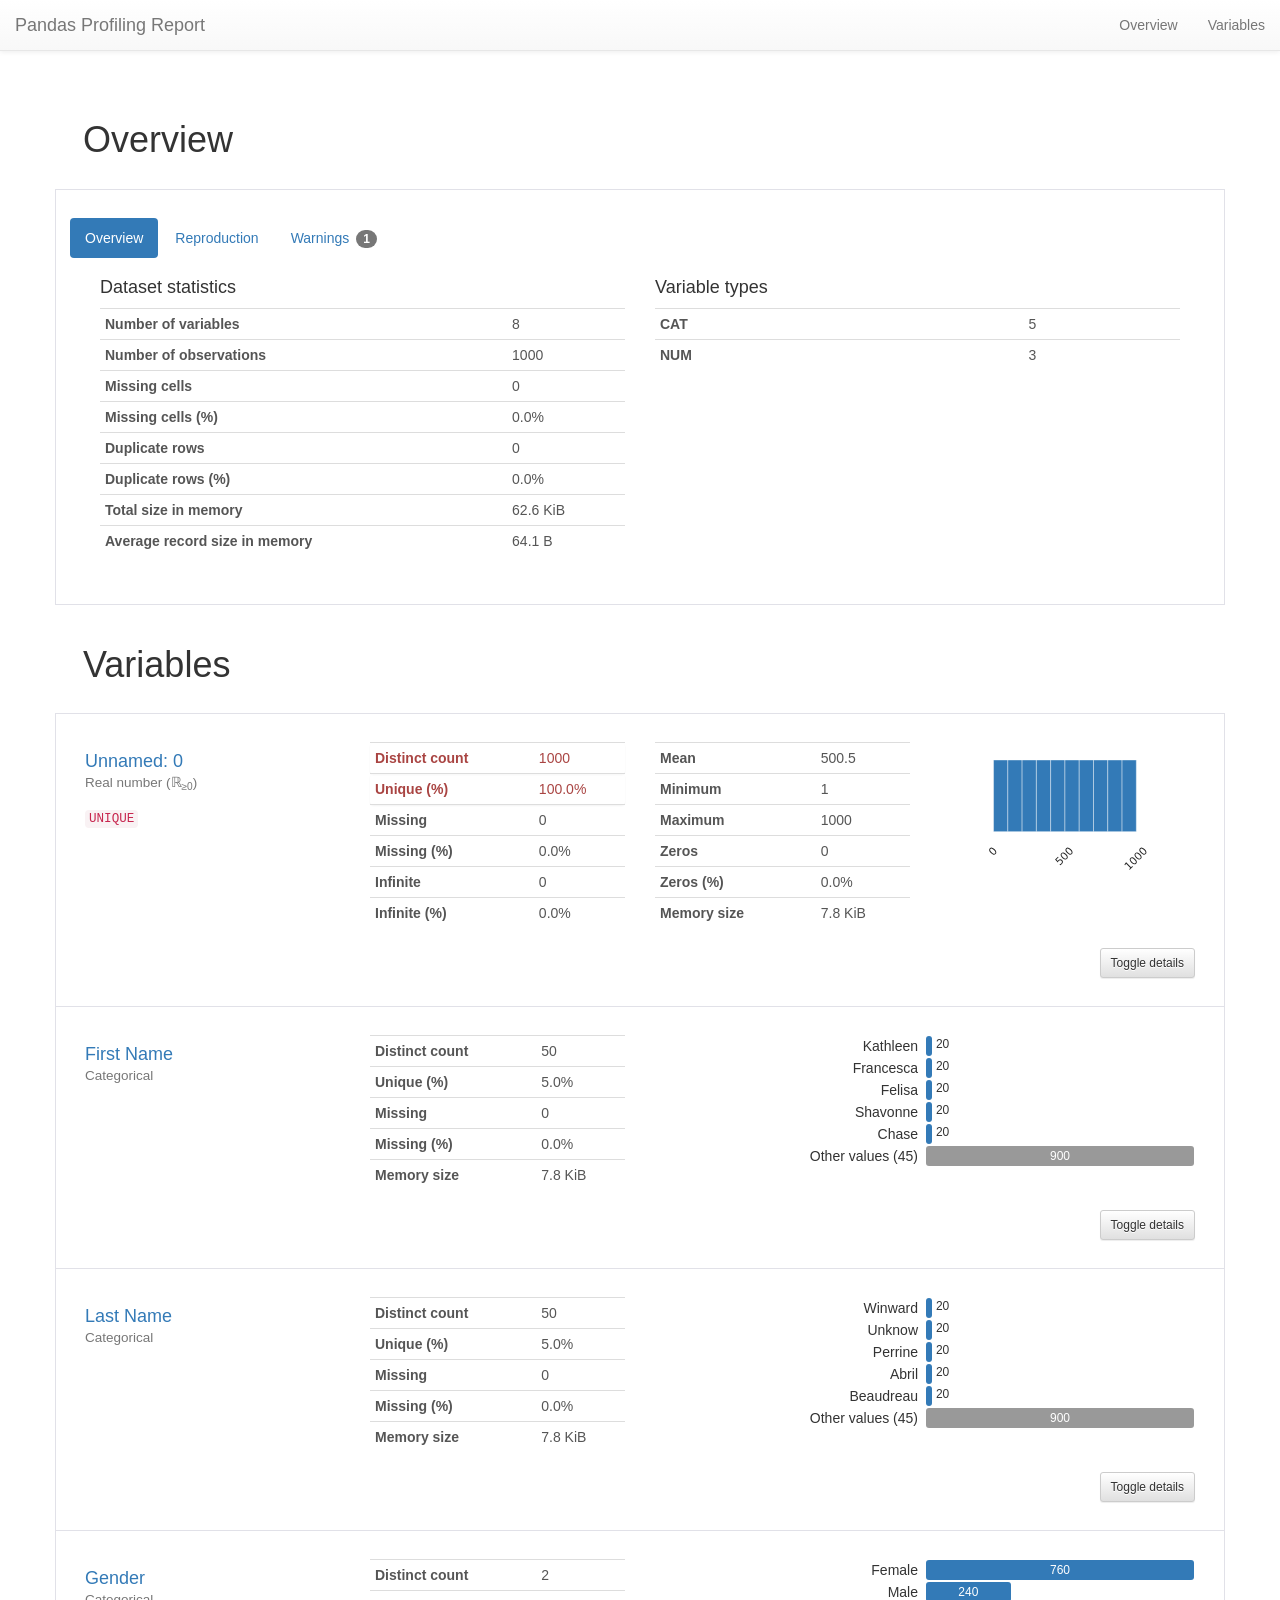
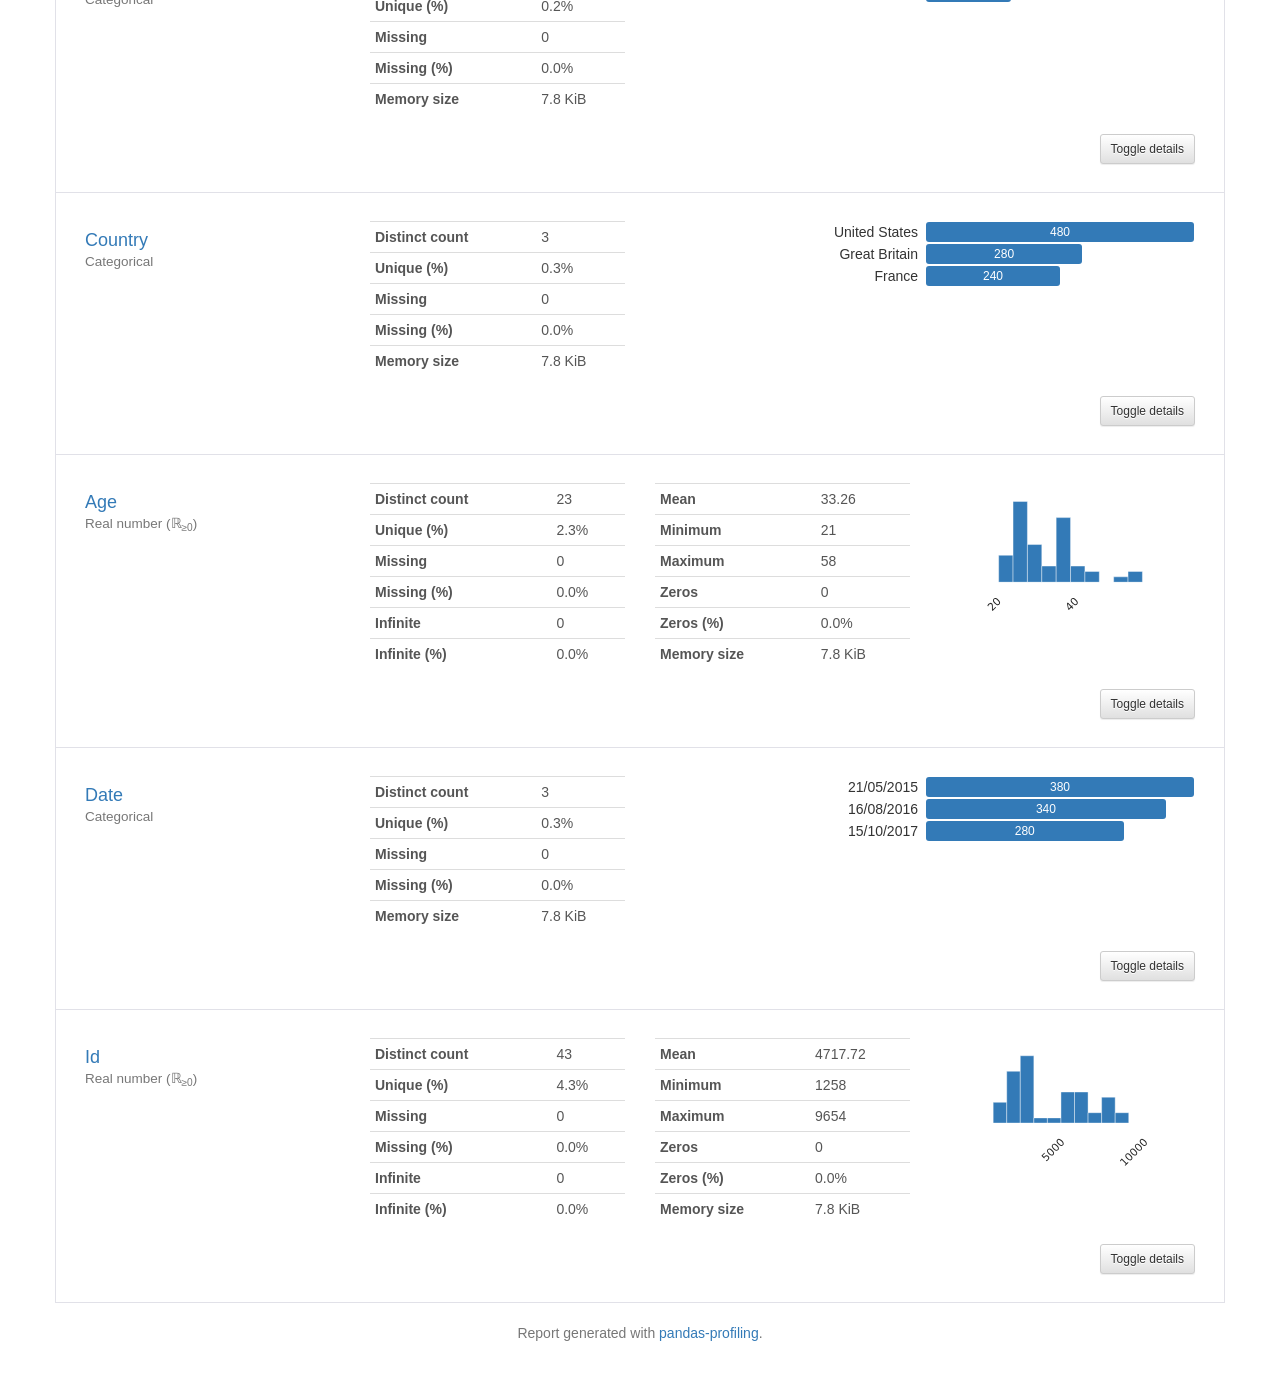
<file: Windenergy_prediction/Templates/analysis_output.html>
<!doctype html><html lang=en><head><meta charset=utf-8><meta name=viewport content="width=device-width, initial-scale=1, shrink-to-fit=no"><meta name=description content="Profile report generated with the `pandas-profiling` Python package"><meta name=author content="Simon Brugman and the open source community."><meta name=generator content="Pandas Profiling v2.8.0"><meta name=url content=https://github.com/pandas-profiling/pandas-profiling><meta name=date content="2020-07-05 16:20:19.307722"><title>Pandas Profiling Report</title><style>
/*!
 * Bootstrap v3.3.7 (http://getbootstrap.com)
 * Copyright 2011-2016 Twitter, Inc.
 * Licensed under MIT (https://github.com/twbs/bootstrap/blob/master/LICENSE)
 *//*! normalize.css v3.0.3 | MIT License | github.com/necolas/normalize.css */html{font-family:sans-serif;-webkit-text-size-adjust:100%;-ms-text-size-adjust:100%}body{margin:0}article,aside,details,figcaption,figure,footer,header,hgroup,main,menu,nav,section,summary{display:block}audio,canvas,progress,video{display:inline-block;vertical-align:baseline}audio:not([controls]){display:none;height:0}[hidden],template{display:none}a{background-color:transparent}a:active,a:hover{outline:0}abbr[title]{border-bottom:1px dotted}b,strong{font-weight:700}dfn{font-style:italic}h1{margin:.67em 0;font-size:2em}mark{color:#000;background:#ff0}small{font-size:80%}sub,sup{position:relative;font-size:75%;line-height:0;vertical-align:baseline}sup{top:-.5em}sub{bottom:-.25em}img{border:0}svg:not(:root){overflow:hidden}figure{margin:1em 40px}hr{height:0;-webkit-box-sizing:content-box;-moz-box-sizing:content-box;box-sizing:content-box}pre{overflow:auto}code,kbd,pre,samp{font-family:monospace,monospace;font-size:1em}button,input,optgroup,select,textarea{margin:0;font:inherit;color:inherit}button{overflow:visible}button,select{text-transform:none}button,html input[type=button],input[type=reset],input[type=submit]{-webkit-appearance:button;cursor:pointer}button[disabled],html input[disabled]{cursor:default}button::-moz-focus-inner,input::-moz-focus-inner{padding:0;border:0}input{line-height:normal}input[type=checkbox],input[type=radio]{-webkit-box-sizing:border-box;-moz-box-sizing:border-box;box-sizing:border-box;padding:0}input[type=number]::-webkit-inner-spin-button,input[type=number]::-webkit-outer-spin-button{height:auto}input[type=search]{-webkit-box-sizing:content-box;-moz-box-sizing:content-box;box-sizing:content-box;-webkit-appearance:textfield}input[type=search]::-webkit-search-cancel-button,input[type=search]::-webkit-search-decoration{-webkit-appearance:none}fieldset{padding:.35em .625em .75em;margin:0 2px;border:1px solid silver}legend{padding:0;border:0}textarea{overflow:auto}optgroup{font-weight:700}table{border-spacing:0;border-collapse:collapse}td,th{padding:0}/*! Source: https://github.com/h5bp/html5-boilerplate/blob/master/src/css/main.css */@media print{*,:after,:before{color:#000!important;text-shadow:none!important;background:0 0!important;-webkit-box-shadow:none!important;box-shadow:none!important}a,a:visited{text-decoration:underline}a[href]:after{content:" (" attr(href) ")"}abbr[title]:after{content:" (" attr(title) ")"}a[href^="javascript:"]:after,a[href^="#"]:after{content:""}blockquote,pre{border:1px solid #999;page-break-inside:avoid}thead{display:table-header-group}img,tr{page-break-inside:avoid}img{max-width:100%!important}h2,h3,p{orphans:3;widows:3}h2,h3{page-break-after:avoid}.navbar{display:none}.btn>.caret,.dropup>.btn>.caret{border-top-color:#000!important}.label{border:1px solid #000}.table{border-collapse:collapse!important}.table td,.table th{background-color:#fff!important}.table-bordered td,.table-bordered th{border:1px solid #ddd!important}}@font-face{font-family:'Glyphicons Halflings';src:url(../fonts/glyphicons-halflings-regular.eot);src:url(../fonts/glyphicons-halflings-regular.eot?#iefix) format('embedded-opentype'),url(../fonts/glyphicons-halflings-regular.woff2) format('woff2'),url(../fonts/glyphicons-halflings-regular.woff) format('woff'),url(../fonts/glyphicons-halflings-regular.ttf) format('truetype'),url(../fonts/glyphicons-halflings-regular.svg#glyphicons_halflingsregular) format('svg')}.glyphicon{position:relative;top:1px;display:inline-block;font-family:'Glyphicons Halflings';font-style:normal;font-weight:400;line-height:1;-webkit-font-smoothing:antialiased;-moz-osx-font-smoothing:grayscale}.glyphicon-asterisk:before{content:"\002a"}.glyphicon-plus:before{content:"\002b"}.glyphicon-eur:before,.glyphicon-euro:before{content:"\20ac"}.glyphicon-minus:before{content:"\2212"}.glyphicon-cloud:before{content:"\2601"}.glyphicon-envelope:before{content:"\2709"}.glyphicon-pencil:before{content:"\270f"}.glyphicon-glass:before{content:"\e001"}.glyphicon-music:before{content:"\e002"}.glyphicon-search:before{content:"\e003"}.glyphicon-heart:before{content:"\e005"}.glyphicon-star:before{content:"\e006"}.glyphicon-star-empty:before{content:"\e007"}.glyphicon-user:before{content:"\e008"}.glyphicon-film:before{content:"\e009"}.glyphicon-th-large:before{content:"\e010"}.glyphicon-th:before{content:"\e011"}.glyphicon-th-list:before{content:"\e012"}.glyphicon-ok:before{content:"\e013"}.glyphicon-remove:before{content:"\e014"}.glyphicon-zoom-in:before{content:"\e015"}.glyphicon-zoom-out:before{content:"\e016"}.glyphicon-off:before{content:"\e017"}.glyphicon-signal:before{content:"\e018"}.glyphicon-cog:before{content:"\e019"}.glyphicon-trash:before{content:"\e020"}.glyphicon-home:before{content:"\e021"}.glyphicon-file:before{content:"\e022"}.glyphicon-time:before{content:"\e023"}.glyphicon-road:before{content:"\e024"}.glyphicon-download-alt:before{content:"\e025"}.glyphicon-download:before{content:"\e026"}.glyphicon-upload:before{content:"\e027"}.glyphicon-inbox:before{content:"\e028"}.glyphicon-play-circle:before{content:"\e029"}.glyphicon-repeat:before{content:"\e030"}.glyphicon-refresh:before{content:"\e031"}.glyphicon-list-alt:before{content:"\e032"}.glyphicon-lock:before{content:"\e033"}.glyphicon-flag:before{content:"\e034"}.glyphicon-headphones:before{content:"\e035"}.glyphicon-volume-off:before{content:"\e036"}.glyphicon-volume-down:before{content:"\e037"}.glyphicon-volume-up:before{content:"\e038"}.glyphicon-qrcode:before{content:"\e039"}.glyphicon-barcode:before{content:"\e040"}.glyphicon-tag:before{content:"\e041"}.glyphicon-tags:before{content:"\e042"}.glyphicon-book:before{content:"\e043"}.glyphicon-bookmark:before{content:"\e044"}.glyphicon-print:before{content:"\e045"}.glyphicon-camera:before{content:"\e046"}.glyphicon-font:before{content:"\e047"}.glyphicon-bold:before{content:"\e048"}.glyphicon-italic:before{content:"\e049"}.glyphicon-text-height:before{content:"\e050"}.glyphicon-text-width:before{content:"\e051"}.glyphicon-align-left:before{content:"\e052"}.glyphicon-align-center:before{content:"\e053"}.glyphicon-align-right:before{content:"\e054"}.glyphicon-align-justify:before{content:"\e055"}.glyphicon-list:before{content:"\e056"}.glyphicon-indent-left:before{content:"\e057"}.glyphicon-indent-right:before{content:"\e058"}.glyphicon-facetime-video:before{content:"\e059"}.glyphicon-picture:before{content:"\e060"}.glyphicon-map-marker:before{content:"\e062"}.glyphicon-adjust:before{content:"\e063"}.glyphicon-tint:before{content:"\e064"}.glyphicon-edit:before{content:"\e065"}.glyphicon-share:before{content:"\e066"}.glyphicon-check:before{content:"\e067"}.glyphicon-move:before{content:"\e068"}.glyphicon-step-backward:before{content:"\e069"}.glyphicon-fast-backward:before{content:"\e070"}.glyphicon-backward:before{content:"\e071"}.glyphicon-play:before{content:"\e072"}.glyphicon-pause:before{content:"\e073"}.glyphicon-stop:before{content:"\e074"}.glyphicon-forward:before{content:"\e075"}.glyphicon-fast-forward:before{content:"\e076"}.glyphicon-step-forward:before{content:"\e077"}.glyphicon-eject:before{content:"\e078"}.glyphicon-chevron-left:before{content:"\e079"}.glyphicon-chevron-right:before{content:"\e080"}.glyphicon-plus-sign:before{content:"\e081"}.glyphicon-minus-sign:before{content:"\e082"}.glyphicon-remove-sign:before{content:"\e083"}.glyphicon-ok-sign:before{content:"\e084"}.glyphicon-question-sign:before{content:"\e085"}.glyphicon-info-sign:before{content:"\e086"}.glyphicon-screenshot:before{content:"\e087"}.glyphicon-remove-circle:before{content:"\e088"}.glyphicon-ok-circle:before{content:"\e089"}.glyphicon-ban-circle:before{content:"\e090"}.glyphicon-arrow-left:before{content:"\e091"}.glyphicon-arrow-right:before{content:"\e092"}.glyphicon-arrow-up:before{content:"\e093"}.glyphicon-arrow-down:before{content:"\e094"}.glyphicon-share-alt:before{content:"\e095"}.glyphicon-resize-full:before{content:"\e096"}.glyphicon-resize-small:before{content:"\e097"}.glyphicon-exclamation-sign:before{content:"\e101"}.glyphicon-gift:before{content:"\e102"}.glyphicon-leaf:before{content:"\e103"}.glyphicon-fire:before{content:"\e104"}.glyphicon-eye-open:before{content:"\e105"}.glyphicon-eye-close:before{content:"\e106"}.glyphicon-warning-sign:before{content:"\e107"}.glyphicon-plane:before{content:"\e108"}.glyphicon-calendar:before{content:"\e109"}.glyphicon-random:before{content:"\e110"}.glyphicon-comment:before{content:"\e111"}.glyphicon-magnet:before{content:"\e112"}.glyphicon-chevron-up:before{content:"\e113"}.glyphicon-chevron-down:before{content:"\e114"}.glyphicon-retweet:before{content:"\e115"}.glyphicon-shopping-cart:before{content:"\e116"}.glyphicon-folder-close:before{content:"\e117"}.glyphicon-folder-open:before{content:"\e118"}.glyphicon-resize-vertical:before{content:"\e119"}.glyphicon-resize-horizontal:before{content:"\e120"}.glyphicon-hdd:before{content:"\e121"}.glyphicon-bullhorn:before{content:"\e122"}.glyphicon-bell:before{content:"\e123"}.glyphicon-certificate:before{content:"\e124"}.glyphicon-thumbs-up:before{content:"\e125"}.glyphicon-thumbs-down:before{content:"\e126"}.glyphicon-hand-right:before{content:"\e127"}.glyphicon-hand-left:before{content:"\e128"}.glyphicon-hand-up:before{content:"\e129"}.glyphicon-hand-down:before{content:"\e130"}.glyphicon-circle-arrow-right:before{content:"\e131"}.glyphicon-circle-arrow-left:before{content:"\e132"}.glyphicon-circle-arrow-up:before{content:"\e133"}.glyphicon-circle-arrow-down:before{content:"\e134"}.glyphicon-globe:before{content:"\e135"}.glyphicon-wrench:before{content:"\e136"}.glyphicon-tasks:before{content:"\e137"}.glyphicon-filter:before{content:"\e138"}.glyphicon-briefcase:before{content:"\e139"}.glyphicon-fullscreen:before{content:"\e140"}.glyphicon-dashboard:before{content:"\e141"}.glyphicon-paperclip:before{content:"\e142"}.glyphicon-heart-empty:before{content:"\e143"}.glyphicon-link:before{content:"\e144"}.glyphicon-phone:before{content:"\e145"}.glyphicon-pushpin:before{content:"\e146"}.glyphicon-usd:before{content:"\e148"}.glyphicon-gbp:before{content:"\e149"}.glyphicon-sort:before{content:"\e150"}.glyphicon-sort-by-alphabet:before{content:"\e151"}.glyphicon-sort-by-alphabet-alt:before{content:"\e152"}.glyphicon-sort-by-order:before{content:"\e153"}.glyphicon-sort-by-order-alt:before{content:"\e154"}.glyphicon-sort-by-attributes:before{content:"\e155"}.glyphicon-sort-by-attributes-alt:before{content:"\e156"}.glyphicon-unchecked:before{content:"\e157"}.glyphicon-expand:before{content:"\e158"}.glyphicon-collapse-down:before{content:"\e159"}.glyphicon-collapse-up:before{content:"\e160"}.glyphicon-log-in:before{content:"\e161"}.glyphicon-flash:before{content:"\e162"}.glyphicon-log-out:before{content:"\e163"}.glyphicon-new-window:before{content:"\e164"}.glyphicon-record:before{content:"\e165"}.glyphicon-save:before{content:"\e166"}.glyphicon-open:before{content:"\e167"}.glyphicon-saved:before{content:"\e168"}.glyphicon-import:before{content:"\e169"}.glyphicon-export:before{content:"\e170"}.glyphicon-send:before{content:"\e171"}.glyphicon-floppy-disk:before{content:"\e172"}.glyphicon-floppy-saved:before{content:"\e173"}.glyphicon-floppy-remove:before{content:"\e174"}.glyphicon-floppy-save:before{content:"\e175"}.glyphicon-floppy-open:before{content:"\e176"}.glyphicon-credit-card:before{content:"\e177"}.glyphicon-transfer:before{content:"\e178"}.glyphicon-cutlery:before{content:"\e179"}.glyphicon-header:before{content:"\e180"}.glyphicon-compressed:before{content:"\e181"}.glyphicon-earphone:before{content:"\e182"}.glyphicon-phone-alt:before{content:"\e183"}.glyphicon-tower:before{content:"\e184"}.glyphicon-stats:before{content:"\e185"}.glyphicon-sd-video:before{content:"\e186"}.glyphicon-hd-video:before{content:"\e187"}.glyphicon-subtitles:before{content:"\e188"}.glyphicon-sound-stereo:before{content:"\e189"}.glyphicon-sound-dolby:before{content:"\e190"}.glyphicon-sound-5-1:before{content:"\e191"}.glyphicon-sound-6-1:before{content:"\e192"}.glyphicon-sound-7-1:before{content:"\e193"}.glyphicon-copyright-mark:before{content:"\e194"}.glyphicon-registration-mark:before{content:"\e195"}.glyphicon-cloud-download:before{content:"\e197"}.glyphicon-cloud-upload:before{content:"\e198"}.glyphicon-tree-conifer:before{content:"\e199"}.glyphicon-tree-deciduous:before{content:"\e200"}.glyphicon-cd:before{content:"\e201"}.glyphicon-save-file:before{content:"\e202"}.glyphicon-open-file:before{content:"\e203"}.glyphicon-level-up:before{content:"\e204"}.glyphicon-copy:before{content:"\e205"}.glyphicon-paste:before{content:"\e206"}.glyphicon-alert:before{content:"\e209"}.glyphicon-equalizer:before{content:"\e210"}.glyphicon-king:before{content:"\e211"}.glyphicon-queen:before{content:"\e212"}.glyphicon-pawn:before{content:"\e213"}.glyphicon-bishop:before{content:"\e214"}.glyphicon-knight:before{content:"\e215"}.glyphicon-baby-formula:before{content:"\e216"}.glyphicon-tent:before{content:"\26fa"}.glyphicon-blackboard:before{content:"\e218"}.glyphicon-bed:before{content:"\e219"}.glyphicon-apple:before{content:"\f8ff"}.glyphicon-erase:before{content:"\e221"}.glyphicon-hourglass:before{content:"\231b"}.glyphicon-lamp:before{content:"\e223"}.glyphicon-duplicate:before{content:"\e224"}.glyphicon-piggy-bank:before{content:"\e225"}.glyphicon-scissors:before{content:"\e226"}.glyphicon-bitcoin:before{content:"\e227"}.glyphicon-btc:before{content:"\e227"}.glyphicon-xbt:before{content:"\e227"}.glyphicon-yen:before{content:"\00a5"}.glyphicon-jpy:before{content:"\00a5"}.glyphicon-ruble:before{content:"\20bd"}.glyphicon-rub:before{content:"\20bd"}.glyphicon-scale:before{content:"\e230"}.glyphicon-ice-lolly:before{content:"\e231"}.glyphicon-ice-lolly-tasted:before{content:"\e232"}.glyphicon-education:before{content:"\e233"}.glyphicon-option-horizontal:before{content:"\e234"}.glyphicon-option-vertical:before{content:"\e235"}.glyphicon-menu-hamburger:before{content:"\e236"}.glyphicon-modal-window:before{content:"\e237"}.glyphicon-oil:before{content:"\e238"}.glyphicon-grain:before{content:"\e239"}.glyphicon-sunglasses:before{content:"\e240"}.glyphicon-text-size:before{content:"\e241"}.glyphicon-text-color:before{content:"\e242"}.glyphicon-text-background:before{content:"\e243"}.glyphicon-object-align-top:before{content:"\e244"}.glyphicon-object-align-bottom:before{content:"\e245"}.glyphicon-object-align-horizontal:before{content:"\e246"}.glyphicon-object-align-left:before{content:"\e247"}.glyphicon-object-align-vertical:before{content:"\e248"}.glyphicon-object-align-right:before{content:"\e249"}.glyphicon-triangle-right:before{content:"\e250"}.glyphicon-triangle-left:before{content:"\e251"}.glyphicon-triangle-bottom:before{content:"\e252"}.glyphicon-triangle-top:before{content:"\e253"}.glyphicon-console:before{content:"\e254"}.glyphicon-superscript:before{content:"\e255"}.glyphicon-subscript:before{content:"\e256"}.glyphicon-menu-left:before{content:"\e257"}.glyphicon-menu-right:before{content:"\e258"}.glyphicon-menu-down:before{content:"\e259"}.glyphicon-menu-up:before{content:"\e260"}*{-webkit-box-sizing:border-box;-moz-box-sizing:border-box;box-sizing:border-box}:after,:before{-webkit-box-sizing:border-box;-moz-box-sizing:border-box;box-sizing:border-box}html{font-size:10px;-webkit-tap-highlight-color:rgba(0,0,0,0)}body{font-family:"Helvetica Neue",Helvetica,Arial,sans-serif;font-size:14px;line-height:1.42857143;color:#333;background-color:#fff}button,input,select,textarea{font-family:inherit;font-size:inherit;line-height:inherit}a{color:#337ab7;text-decoration:none}a:focus,a:hover{color:#23527c;text-decoration:underline}a:focus{outline:5px auto -webkit-focus-ring-color;outline-offset:-2px}figure{margin:0}img{vertical-align:middle}.carousel-inner>.item>a>img,.carousel-inner>.item>img,.img-responsive,.thumbnail a>img,.thumbnail>img{display:block;max-width:100%;height:auto}.img-rounded{border-radius:6px}.img-thumbnail{display:inline-block;max-width:100%;height:auto;padding:4px;line-height:1.42857143;background-color:#fff;border:1px solid #ddd;border-radius:4px;-webkit-transition:all .2s ease-in-out;-o-transition:all .2s ease-in-out;transition:all .2s ease-in-out}.img-circle{border-radius:50%}hr{margin-top:20px;margin-bottom:20px;border:0;border-top:1px solid #eee}.sr-only{position:absolute;width:1px;height:1px;padding:0;margin:-1px;overflow:hidden;clip:rect(0,0,0,0);border:0}.sr-only-focusable:active,.sr-only-focusable:focus{position:static;width:auto;height:auto;margin:0;overflow:visible;clip:auto}[role=button]{cursor:pointer}.h1,.h2,.h3,.h4,.h5,.h6,h1,h2,h3,h4,h5,h6{font-family:inherit;font-weight:500;line-height:1.1;color:inherit}.h1 .small,.h1 small,.h2 .small,.h2 small,.h3 .small,.h3 small,.h4 .small,.h4 small,.h5 .small,.h5 small,.h6 .small,.h6 small,h1 .small,h1 small,h2 .small,h2 small,h3 .small,h3 small,h4 .small,h4 small,h5 .small,h5 small,h6 .small,h6 small{font-weight:400;line-height:1;color:#777}.h1,.h2,.h3,h1,h2,h3{margin-top:20px;margin-bottom:10px}.h1 .small,.h1 small,.h2 .small,.h2 small,.h3 .small,.h3 small,h1 .small,h1 small,h2 .small,h2 small,h3 .small,h3 small{font-size:65%}.h4,.h5,.h6,h4,h5,h6{margin-top:10px;margin-bottom:10px}.h4 .small,.h4 small,.h5 .small,.h5 small,.h6 .small,.h6 small,h4 .small,h4 small,h5 .small,h5 small,h6 .small,h6 small{font-size:75%}.h1,h1{font-size:36px}.h2,h2{font-size:30px}.h3,h3{font-size:24px}.h4,h4{font-size:18px}.h5,h5{font-size:14px}.h6,h6{font-size:12px}p{margin:0 0 10px}.lead{margin-bottom:20px;font-size:16px;font-weight:300;line-height:1.4}@media (min-width:768px){.lead{font-size:21px}}.small,small{font-size:85%}.mark,mark{padding:.2em;background-color:#fcf8e3}.text-left{text-align:left}.text-right{text-align:right}.text-center{text-align:center}.text-justify{text-align:justify}.text-nowrap{white-space:nowrap}.text-lowercase{text-transform:lowercase}.text-uppercase{text-transform:uppercase}.text-capitalize{text-transform:capitalize}.text-muted{color:#777}.text-primary{color:#337ab7}a.text-primary:focus,a.text-primary:hover{color:#286090}.text-success{color:#3c763d}a.text-success:focus,a.text-success:hover{color:#2b542c}.text-info{color:#31708f}a.text-info:focus,a.text-info:hover{color:#245269}.text-warning{color:#8a6d3b}a.text-warning:focus,a.text-warning:hover{color:#66512c}.text-danger{color:#a94442}a.text-danger:focus,a.text-danger:hover{color:#843534}.bg-primary{color:#fff;background-color:#337ab7}a.bg-primary:focus,a.bg-primary:hover{background-color:#286090}.bg-success{background-color:#dff0d8}a.bg-success:focus,a.bg-success:hover{background-color:#c1e2b3}.bg-info{background-color:#d9edf7}a.bg-info:focus,a.bg-info:hover{background-color:#afd9ee}.bg-warning{background-color:#fcf8e3}a.bg-warning:focus,a.bg-warning:hover{background-color:#f7ecb5}.bg-danger{background-color:#f2dede}a.bg-danger:focus,a.bg-danger:hover{background-color:#e4b9b9}.page-header{padding-bottom:9px;margin:40px 0 20px;border-bottom:1px solid #eee}ol,ul{margin-top:0;margin-bottom:10px}ol ol,ol ul,ul ol,ul ul{margin-bottom:0}.list-unstyled{padding-left:0;list-style:none}.list-inline{padding-left:0;margin-left:-5px;list-style:none}.list-inline>li{display:inline-block;padding-right:5px;padding-left:5px}dl{margin-top:0;margin-bottom:20px}dd,dt{line-height:1.42857143}dt{font-weight:700}dd{margin-left:0}@media (min-width:768px){.dl-horizontal dt{float:left;width:160px;overflow:hidden;clear:left;text-align:right;text-overflow:ellipsis;white-space:nowrap}.dl-horizontal dd{margin-left:180px}}abbr[data-original-title],abbr[title]{cursor:help;border-bottom:1px dotted #777}.initialism{font-size:90%;text-transform:uppercase}blockquote{padding:10px 20px;margin:0 0 20px;font-size:17.5px;border-left:5px solid #eee}blockquote ol:last-child,blockquote p:last-child,blockquote ul:last-child{margin-bottom:0}blockquote .small,blockquote footer,blockquote small{display:block;font-size:80%;line-height:1.42857143;color:#777}blockquote .small:before,blockquote footer:before,blockquote small:before{content:'\2014 \00A0'}.blockquote-reverse,blockquote.pull-right{padding-right:15px;padding-left:0;text-align:right;border-right:5px solid #eee;border-left:0}.blockquote-reverse .small:before,.blockquote-reverse footer:before,.blockquote-reverse small:before,blockquote.pull-right .small:before,blockquote.pull-right footer:before,blockquote.pull-right small:before{content:''}.blockquote-reverse .small:after,.blockquote-reverse footer:after,.blockquote-reverse small:after,blockquote.pull-right .small:after,blockquote.pull-right footer:after,blockquote.pull-right small:after{content:'\00A0 \2014'}address{margin-bottom:20px;font-style:normal;line-height:1.42857143}code,kbd,pre,samp{font-family:Menlo,Monaco,Consolas,"Courier New",monospace}code{padding:2px 4px;font-size:90%;color:#c7254e;background-color:#f9f2f4;border-radius:4px}kbd{padding:2px 4px;font-size:90%;color:#fff;background-color:#333;border-radius:3px;-webkit-box-shadow:inset 0 -1px 0 rgba(0,0,0,.25);box-shadow:inset 0 -1px 0 rgba(0,0,0,.25)}kbd kbd{padding:0;font-size:100%;font-weight:700;-webkit-box-shadow:none;box-shadow:none}pre{display:block;padding:9.5px;margin:0 0 10px;font-size:13px;line-height:1.42857143;color:#333;word-break:break-all;word-wrap:break-word;background-color:#f5f5f5;border:1px solid #ccc;border-radius:4px}pre code{padding:0;font-size:inherit;color:inherit;white-space:pre-wrap;background-color:transparent;border-radius:0}.pre-scrollable{max-height:340px;overflow-y:scroll}.container{padding-right:15px;padding-left:15px;margin-right:auto;margin-left:auto}@media (min-width:768px){.container{width:750px}}@media (min-width:992px){.container{width:970px}}@media (min-width:1200px){.container{width:1170px}}.container-fluid{padding-right:15px;padding-left:15px;margin-right:auto;margin-left:auto}.row{margin-right:-15px;margin-left:-15px}.col-lg-1,.col-lg-10,.col-lg-11,.col-lg-12,.col-lg-2,.col-lg-3,.col-lg-4,.col-lg-5,.col-lg-6,.col-lg-7,.col-lg-8,.col-lg-9,.col-md-1,.col-md-10,.col-md-11,.col-md-12,.col-md-2,.col-md-3,.col-md-4,.col-md-5,.col-md-6,.col-md-7,.col-md-8,.col-md-9,.col-sm-1,.col-sm-10,.col-sm-11,.col-sm-12,.col-sm-2,.col-sm-3,.col-sm-4,.col-sm-5,.col-sm-6,.col-sm-7,.col-sm-8,.col-sm-9,.col-xs-1,.col-xs-10,.col-xs-11,.col-xs-12,.col-xs-2,.col-xs-3,.col-xs-4,.col-xs-5,.col-xs-6,.col-xs-7,.col-xs-8,.col-xs-9{position:relative;min-height:1px;padding-right:15px;padding-left:15px}.col-xs-1,.col-xs-10,.col-xs-11,.col-xs-12,.col-xs-2,.col-xs-3,.col-xs-4,.col-xs-5,.col-xs-6,.col-xs-7,.col-xs-8,.col-xs-9{float:left}.col-xs-12{width:100%}.col-xs-11{width:91.66666667%}.col-xs-10{width:83.33333333%}.col-xs-9{width:75%}.col-xs-8{width:66.66666667%}.col-xs-7{width:58.33333333%}.col-xs-6{width:50%}.col-xs-5{width:41.66666667%}.col-xs-4{width:33.33333333%}.col-xs-3{width:25%}.col-xs-2{width:16.66666667%}.col-xs-1{width:8.33333333%}.col-xs-pull-12{right:100%}.col-xs-pull-11{right:91.66666667%}.col-xs-pull-10{right:83.33333333%}.col-xs-pull-9{right:75%}.col-xs-pull-8{right:66.66666667%}.col-xs-pull-7{right:58.33333333%}.col-xs-pull-6{right:50%}.col-xs-pull-5{right:41.66666667%}.col-xs-pull-4{right:33.33333333%}.col-xs-pull-3{right:25%}.col-xs-pull-2{right:16.66666667%}.col-xs-pull-1{right:8.33333333%}.col-xs-pull-0{right:auto}.col-xs-push-12{left:100%}.col-xs-push-11{left:91.66666667%}.col-xs-push-10{left:83.33333333%}.col-xs-push-9{left:75%}.col-xs-push-8{left:66.66666667%}.col-xs-push-7{left:58.33333333%}.col-xs-push-6{left:50%}.col-xs-push-5{left:41.66666667%}.col-xs-push-4{left:33.33333333%}.col-xs-push-3{left:25%}.col-xs-push-2{left:16.66666667%}.col-xs-push-1{left:8.33333333%}.col-xs-push-0{left:auto}.col-xs-offset-12{margin-left:100%}.col-xs-offset-11{margin-left:91.66666667%}.col-xs-offset-10{margin-left:83.33333333%}.col-xs-offset-9{margin-left:75%}.col-xs-offset-8{margin-left:66.66666667%}.col-xs-offset-7{margin-left:58.33333333%}.col-xs-offset-6{margin-left:50%}.col-xs-offset-5{margin-left:41.66666667%}.col-xs-offset-4{margin-left:33.33333333%}.col-xs-offset-3{margin-left:25%}.col-xs-offset-2{margin-left:16.66666667%}.col-xs-offset-1{margin-left:8.33333333%}.col-xs-offset-0{margin-left:0}@media (min-width:768px){.col-sm-1,.col-sm-10,.col-sm-11,.col-sm-12,.col-sm-2,.col-sm-3,.col-sm-4,.col-sm-5,.col-sm-6,.col-sm-7,.col-sm-8,.col-sm-9{float:left}.col-sm-12{width:100%}.col-sm-11{width:91.66666667%}.col-sm-10{width:83.33333333%}.col-sm-9{width:75%}.col-sm-8{width:66.66666667%}.col-sm-7{width:58.33333333%}.col-sm-6{width:50%}.col-sm-5{width:41.66666667%}.col-sm-4{width:33.33333333%}.col-sm-3{width:25%}.col-sm-2{width:16.66666667%}.col-sm-1{width:8.33333333%}.col-sm-pull-12{right:100%}.col-sm-pull-11{right:91.66666667%}.col-sm-pull-10{right:83.33333333%}.col-sm-pull-9{right:75%}.col-sm-pull-8{right:66.66666667%}.col-sm-pull-7{right:58.33333333%}.col-sm-pull-6{right:50%}.col-sm-pull-5{right:41.66666667%}.col-sm-pull-4{right:33.33333333%}.col-sm-pull-3{right:25%}.col-sm-pull-2{right:16.66666667%}.col-sm-pull-1{right:8.33333333%}.col-sm-pull-0{right:auto}.col-sm-push-12{left:100%}.col-sm-push-11{left:91.66666667%}.col-sm-push-10{left:83.33333333%}.col-sm-push-9{left:75%}.col-sm-push-8{left:66.66666667%}.col-sm-push-7{left:58.33333333%}.col-sm-push-6{left:50%}.col-sm-push-5{left:41.66666667%}.col-sm-push-4{left:33.33333333%}.col-sm-push-3{left:25%}.col-sm-push-2{left:16.66666667%}.col-sm-push-1{left:8.33333333%}.col-sm-push-0{left:auto}.col-sm-offset-12{margin-left:100%}.col-sm-offset-11{margin-left:91.66666667%}.col-sm-offset-10{margin-left:83.33333333%}.col-sm-offset-9{margin-left:75%}.col-sm-offset-8{margin-left:66.66666667%}.col-sm-offset-7{margin-left:58.33333333%}.col-sm-offset-6{margin-left:50%}.col-sm-offset-5{margin-left:41.66666667%}.col-sm-offset-4{margin-left:33.33333333%}.col-sm-offset-3{margin-left:25%}.col-sm-offset-2{margin-left:16.66666667%}.col-sm-offset-1{margin-left:8.33333333%}.col-sm-offset-0{margin-left:0}}@media (min-width:992px){.col-md-1,.col-md-10,.col-md-11,.col-md-12,.col-md-2,.col-md-3,.col-md-4,.col-md-5,.col-md-6,.col-md-7,.col-md-8,.col-md-9{float:left}.col-md-12{width:100%}.col-md-11{width:91.66666667%}.col-md-10{width:83.33333333%}.col-md-9{width:75%}.col-md-8{width:66.66666667%}.col-md-7{width:58.33333333%}.col-md-6{width:50%}.col-md-5{width:41.66666667%}.col-md-4{width:33.33333333%}.col-md-3{width:25%}.col-md-2{width:16.66666667%}.col-md-1{width:8.33333333%}.col-md-pull-12{right:100%}.col-md-pull-11{right:91.66666667%}.col-md-pull-10{right:83.33333333%}.col-md-pull-9{right:75%}.col-md-pull-8{right:66.66666667%}.col-md-pull-7{right:58.33333333%}.col-md-pull-6{right:50%}.col-md-pull-5{right:41.66666667%}.col-md-pull-4{right:33.33333333%}.col-md-pull-3{right:25%}.col-md-pull-2{right:16.66666667%}.col-md-pull-1{right:8.33333333%}.col-md-pull-0{right:auto}.col-md-push-12{left:100%}.col-md-push-11{left:91.66666667%}.col-md-push-10{left:83.33333333%}.col-md-push-9{left:75%}.col-md-push-8{left:66.66666667%}.col-md-push-7{left:58.33333333%}.col-md-push-6{left:50%}.col-md-push-5{left:41.66666667%}.col-md-push-4{left:33.33333333%}.col-md-push-3{left:25%}.col-md-push-2{left:16.66666667%}.col-md-push-1{left:8.33333333%}.col-md-push-0{left:auto}.col-md-offset-12{margin-left:100%}.col-md-offset-11{margin-left:91.66666667%}.col-md-offset-10{margin-left:83.33333333%}.col-md-offset-9{margin-left:75%}.col-md-offset-8{margin-left:66.66666667%}.col-md-offset-7{margin-left:58.33333333%}.col-md-offset-6{margin-left:50%}.col-md-offset-5{margin-left:41.66666667%}.col-md-offset-4{margin-left:33.33333333%}.col-md-offset-3{margin-left:25%}.col-md-offset-2{margin-left:16.66666667%}.col-md-offset-1{margin-left:8.33333333%}.col-md-offset-0{margin-left:0}}@media (min-width:1200px){.col-lg-1,.col-lg-10,.col-lg-11,.col-lg-12,.col-lg-2,.col-lg-3,.col-lg-4,.col-lg-5,.col-lg-6,.col-lg-7,.col-lg-8,.col-lg-9{float:left}.col-lg-12{width:100%}.col-lg-11{width:91.66666667%}.col-lg-10{width:83.33333333%}.col-lg-9{width:75%}.col-lg-8{width:66.66666667%}.col-lg-7{width:58.33333333%}.col-lg-6{width:50%}.col-lg-5{width:41.66666667%}.col-lg-4{width:33.33333333%}.col-lg-3{width:25%}.col-lg-2{width:16.66666667%}.col-lg-1{width:8.33333333%}.col-lg-pull-12{right:100%}.col-lg-pull-11{right:91.66666667%}.col-lg-pull-10{right:83.33333333%}.col-lg-pull-9{right:75%}.col-lg-pull-8{right:66.66666667%}.col-lg-pull-7{right:58.33333333%}.col-lg-pull-6{right:50%}.col-lg-pull-5{right:41.66666667%}.col-lg-pull-4{right:33.33333333%}.col-lg-pull-3{right:25%}.col-lg-pull-2{right:16.66666667%}.col-lg-pull-1{right:8.33333333%}.col-lg-pull-0{right:auto}.col-lg-push-12{left:100%}.col-lg-push-11{left:91.66666667%}.col-lg-push-10{left:83.33333333%}.col-lg-push-9{left:75%}.col-lg-push-8{left:66.66666667%}.col-lg-push-7{left:58.33333333%}.col-lg-push-6{left:50%}.col-lg-push-5{left:41.66666667%}.col-lg-push-4{left:33.33333333%}.col-lg-push-3{left:25%}.col-lg-push-2{left:16.66666667%}.col-lg-push-1{left:8.33333333%}.col-lg-push-0{left:auto}.col-lg-offset-12{margin-left:100%}.col-lg-offset-11{margin-left:91.66666667%}.col-lg-offset-10{margin-left:83.33333333%}.col-lg-offset-9{margin-left:75%}.col-lg-offset-8{margin-left:66.66666667%}.col-lg-offset-7{margin-left:58.33333333%}.col-lg-offset-6{margin-left:50%}.col-lg-offset-5{margin-left:41.66666667%}.col-lg-offset-4{margin-left:33.33333333%}.col-lg-offset-3{margin-left:25%}.col-lg-offset-2{margin-left:16.66666667%}.col-lg-offset-1{margin-left:8.33333333%}.col-lg-offset-0{margin-left:0}}table{background-color:transparent}caption{padding-top:8px;padding-bottom:8px;color:#777;text-align:left}th{text-align:left}.table{width:100%;max-width:100%;margin-bottom:20px}.table>tbody>tr>td,.table>tbody>tr>th,.table>tfoot>tr>td,.table>tfoot>tr>th,.table>thead>tr>td,.table>thead>tr>th{padding:8px;line-height:1.42857143;vertical-align:top;border-top:1px solid #ddd}.table>thead>tr>th{vertical-align:bottom;border-bottom:2px solid #ddd}.table>caption+thead>tr:first-child>td,.table>caption+thead>tr:first-child>th,.table>colgroup+thead>tr:first-child>td,.table>colgroup+thead>tr:first-child>th,.table>thead:first-child>tr:first-child>td,.table>thead:first-child>tr:first-child>th{border-top:0}.table>tbody+tbody{border-top:2px solid #ddd}.table .table{background-color:#fff}.table-condensed>tbody>tr>td,.table-condensed>tbody>tr>th,.table-condensed>tfoot>tr>td,.table-condensed>tfoot>tr>th,.table-condensed>thead>tr>td,.table-condensed>thead>tr>th{padding:5px}.table-bordered{border:1px solid #ddd}.table-bordered>tbody>tr>td,.table-bordered>tbody>tr>th,.table-bordered>tfoot>tr>td,.table-bordered>tfoot>tr>th,.table-bordered>thead>tr>td,.table-bordered>thead>tr>th{border:1px solid #ddd}.table-bordered>thead>tr>td,.table-bordered>thead>tr>th{border-bottom-width:2px}.table-striped>tbody>tr:nth-of-type(odd){background-color:#f9f9f9}.table-hover>tbody>tr:hover{background-color:#f5f5f5}table col[class*=col-]{position:static;display:table-column;float:none}table td[class*=col-],table th[class*=col-]{position:static;display:table-cell;float:none}.table>tbody>tr.active>td,.table>tbody>tr.active>th,.table>tbody>tr>td.active,.table>tbody>tr>th.active,.table>tfoot>tr.active>td,.table>tfoot>tr.active>th,.table>tfoot>tr>td.active,.table>tfoot>tr>th.active,.table>thead>tr.active>td,.table>thead>tr.active>th,.table>thead>tr>td.active,.table>thead>tr>th.active{background-color:#f5f5f5}.table-hover>tbody>tr.active:hover>td,.table-hover>tbody>tr.active:hover>th,.table-hover>tbody>tr:hover>.active,.table-hover>tbody>tr>td.active:hover,.table-hover>tbody>tr>th.active:hover{background-color:#e8e8e8}.table>tbody>tr.success>td,.table>tbody>tr.success>th,.table>tbody>tr>td.success,.table>tbody>tr>th.success,.table>tfoot>tr.success>td,.table>tfoot>tr.success>th,.table>tfoot>tr>td.success,.table>tfoot>tr>th.success,.table>thead>tr.success>td,.table>thead>tr.success>th,.table>thead>tr>td.success,.table>thead>tr>th.success{background-color:#dff0d8}.table-hover>tbody>tr.success:hover>td,.table-hover>tbody>tr.success:hover>th,.table-hover>tbody>tr:hover>.success,.table-hover>tbody>tr>td.success:hover,.table-hover>tbody>tr>th.success:hover{background-color:#d0e9c6}.table>tbody>tr.info>td,.table>tbody>tr.info>th,.table>tbody>tr>td.info,.table>tbody>tr>th.info,.table>tfoot>tr.info>td,.table>tfoot>tr.info>th,.table>tfoot>tr>td.info,.table>tfoot>tr>th.info,.table>thead>tr.info>td,.table>thead>tr.info>th,.table>thead>tr>td.info,.table>thead>tr>th.info{background-color:#d9edf7}.table-hover>tbody>tr.info:hover>td,.table-hover>tbody>tr.info:hover>th,.table-hover>tbody>tr:hover>.info,.table-hover>tbody>tr>td.info:hover,.table-hover>tbody>tr>th.info:hover{background-color:#c4e3f3}.table>tbody>tr.warning>td,.table>tbody>tr.warning>th,.table>tbody>tr>td.warning,.table>tbody>tr>th.warning,.table>tfoot>tr.warning>td,.table>tfoot>tr.warning>th,.table>tfoot>tr>td.warning,.table>tfoot>tr>th.warning,.table>thead>tr.warning>td,.table>thead>tr.warning>th,.table>thead>tr>td.warning,.table>thead>tr>th.warning{background-color:#fcf8e3}.table-hover>tbody>tr.warning:hover>td,.table-hover>tbody>tr.warning:hover>th,.table-hover>tbody>tr:hover>.warning,.table-hover>tbody>tr>td.warning:hover,.table-hover>tbody>tr>th.warning:hover{background-color:#faf2cc}.table>tbody>tr.danger>td,.table>tbody>tr.danger>th,.table>tbody>tr>td.danger,.table>tbody>tr>th.danger,.table>tfoot>tr.danger>td,.table>tfoot>tr.danger>th,.table>tfoot>tr>td.danger,.table>tfoot>tr>th.danger,.table>thead>tr.danger>td,.table>thead>tr.danger>th,.table>thead>tr>td.danger,.table>thead>tr>th.danger{background-color:#f2dede}.table-hover>tbody>tr.danger:hover>td,.table-hover>tbody>tr.danger:hover>th,.table-hover>tbody>tr:hover>.danger,.table-hover>tbody>tr>td.danger:hover,.table-hover>tbody>tr>th.danger:hover{background-color:#ebcccc}.table-responsive{min-height:.01%;overflow-x:auto}@media screen and (max-width:767px){.table-responsive{width:100%;margin-bottom:15px;overflow-y:hidden;-ms-overflow-style:-ms-autohiding-scrollbar;border:1px solid #ddd}.table-responsive>.table{margin-bottom:0}.table-responsive>.table>tbody>tr>td,.table-responsive>.table>tbody>tr>th,.table-responsive>.table>tfoot>tr>td,.table-responsive>.table>tfoot>tr>th,.table-responsive>.table>thead>tr>td,.table-responsive>.table>thead>tr>th{white-space:nowrap}.table-responsive>.table-bordered{border:0}.table-responsive>.table-bordered>tbody>tr>td:first-child,.table-responsive>.table-bordered>tbody>tr>th:first-child,.table-responsive>.table-bordered>tfoot>tr>td:first-child,.table-responsive>.table-bordered>tfoot>tr>th:first-child,.table-responsive>.table-bordered>thead>tr>td:first-child,.table-responsive>.table-bordered>thead>tr>th:first-child{border-left:0}.table-responsive>.table-bordered>tbody>tr>td:last-child,.table-responsive>.table-bordered>tbody>tr>th:last-child,.table-responsive>.table-bordered>tfoot>tr>td:last-child,.table-responsive>.table-bordered>tfoot>tr>th:last-child,.table-responsive>.table-bordered>thead>tr>td:last-child,.table-responsive>.table-bordered>thead>tr>th:last-child{border-right:0}.table-responsive>.table-bordered>tbody>tr:last-child>td,.table-responsive>.table-bordered>tbody>tr:last-child>th,.table-responsive>.table-bordered>tfoot>tr:last-child>td,.table-responsive>.table-bordered>tfoot>tr:last-child>th{border-bottom:0}}fieldset{min-width:0;padding:0;margin:0;border:0}legend{display:block;width:100%;padding:0;margin-bottom:20px;font-size:21px;line-height:inherit;color:#333;border:0;border-bottom:1px solid #e5e5e5}label{display:inline-block;max-width:100%;margin-bottom:5px;font-weight:700}input[type=search]{-webkit-box-sizing:border-box;-moz-box-sizing:border-box;box-sizing:border-box}input[type=checkbox],input[type=radio]{margin:4px 0 0;margin-top:1px\9;line-height:normal}input[type=file]{display:block}input[type=range]{display:block;width:100%}select[multiple],select[size]{height:auto}input[type=file]:focus,input[type=checkbox]:focus,input[type=radio]:focus{outline:5px auto -webkit-focus-ring-color;outline-offset:-2px}output{display:block;padding-top:7px;font-size:14px;line-height:1.42857143;color:#555}.form-control{display:block;width:100%;height:34px;padding:6px 12px;font-size:14px;line-height:1.42857143;color:#555;background-color:#fff;background-image:none;border:1px solid #ccc;border-radius:4px;-webkit-box-shadow:inset 0 1px 1px rgba(0,0,0,.075);box-shadow:inset 0 1px 1px rgba(0,0,0,.075);-webkit-transition:border-color ease-in-out .15s,-webkit-box-shadow ease-in-out .15s;-o-transition:border-color ease-in-out .15s,box-shadow ease-in-out .15s;transition:border-color ease-in-out .15s,box-shadow ease-in-out .15s}.form-control:focus{border-color:#66afe9;outline:0;-webkit-box-shadow:inset 0 1px 1px rgba(0,0,0,.075),0 0 8px rgba(102,175,233,.6);box-shadow:inset 0 1px 1px rgba(0,0,0,.075),0 0 8px rgba(102,175,233,.6)}.form-control::-moz-placeholder{color:#999;opacity:1}.form-control:-ms-input-placeholder{color:#999}.form-control::-webkit-input-placeholder{color:#999}.form-control::-ms-expand{background-color:transparent;border:0}.form-control[disabled],.form-control[readonly],fieldset[disabled] .form-control{background-color:#eee;opacity:1}.form-control[disabled],fieldset[disabled] .form-control{cursor:not-allowed}textarea.form-control{height:auto}input[type=search]{-webkit-appearance:none}@media screen and (-webkit-min-device-pixel-ratio:0){input[type=date].form-control,input[type=time].form-control,input[type=datetime-local].form-control,input[type=month].form-control{line-height:34px}.input-group-sm input[type=date],.input-group-sm input[type=time],.input-group-sm input[type=datetime-local],.input-group-sm input[type=month],input[type=date].input-sm,input[type=time].input-sm,input[type=datetime-local].input-sm,input[type=month].input-sm{line-height:30px}.input-group-lg input[type=date],.input-group-lg input[type=time],.input-group-lg input[type=datetime-local],.input-group-lg input[type=month],input[type=date].input-lg,input[type=time].input-lg,input[type=datetime-local].input-lg,input[type=month].input-lg{line-height:46px}}.form-group{margin-bottom:15px}.checkbox,.radio{position:relative;display:block;margin-top:10px;margin-bottom:10px}.checkbox label,.radio label{min-height:20px;padding-left:20px;margin-bottom:0;font-weight:400;cursor:pointer}.checkbox input[type=checkbox],.checkbox-inline input[type=checkbox],.radio input[type=radio],.radio-inline input[type=radio]{position:absolute;margin-top:4px\9;margin-left:-20px}.checkbox+.checkbox,.radio+.radio{margin-top:-5px}.checkbox-inline,.radio-inline{position:relative;display:inline-block;padding-left:20px;margin-bottom:0;font-weight:400;vertical-align:middle;cursor:pointer}.checkbox-inline+.checkbox-inline,.radio-inline+.radio-inline{margin-top:0;margin-left:10px}fieldset[disabled] input[type=checkbox],fieldset[disabled] input[type=radio],input[type=checkbox].disabled,input[type=checkbox][disabled],input[type=radio].disabled,input[type=radio][disabled]{cursor:not-allowed}.checkbox-inline.disabled,.radio-inline.disabled,fieldset[disabled] .checkbox-inline,fieldset[disabled] .radio-inline{cursor:not-allowed}.checkbox.disabled label,.radio.disabled label,fieldset[disabled] .checkbox label,fieldset[disabled] .radio label{cursor:not-allowed}.form-control-static{min-height:34px;padding-top:7px;padding-bottom:7px;margin-bottom:0}.form-control-static.input-lg,.form-control-static.input-sm{padding-right:0;padding-left:0}.input-sm{height:30px;padding:5px 10px;font-size:12px;line-height:1.5;border-radius:3px}select.input-sm{height:30px;line-height:30px}select[multiple].input-sm,textarea.input-sm{height:auto}.form-group-sm .form-control{height:30px;padding:5px 10px;font-size:12px;line-height:1.5;border-radius:3px}.form-group-sm select.form-control{height:30px;line-height:30px}.form-group-sm select[multiple].form-control,.form-group-sm textarea.form-control{height:auto}.form-group-sm .form-control-static{height:30px;min-height:32px;padding:6px 10px;font-size:12px;line-height:1.5}.input-lg{height:46px;padding:10px 16px;font-size:18px;line-height:1.3333333;border-radius:6px}select.input-lg{height:46px;line-height:46px}select[multiple].input-lg,textarea.input-lg{height:auto}.form-group-lg .form-control{height:46px;padding:10px 16px;font-size:18px;line-height:1.3333333;border-radius:6px}.form-group-lg select.form-control{height:46px;line-height:46px}.form-group-lg select[multiple].form-control,.form-group-lg textarea.form-control{height:auto}.form-group-lg .form-control-static{height:46px;min-height:38px;padding:11px 16px;font-size:18px;line-height:1.3333333}.has-feedback{position:relative}.has-feedback .form-control{padding-right:42.5px}.form-control-feedback{position:absolute;top:0;right:0;z-index:2;display:block;width:34px;height:34px;line-height:34px;text-align:center;pointer-events:none}.form-group-lg .form-control+.form-control-feedback,.input-group-lg+.form-control-feedback,.input-lg+.form-control-feedback{width:46px;height:46px;line-height:46px}.form-group-sm .form-control+.form-control-feedback,.input-group-sm+.form-control-feedback,.input-sm+.form-control-feedback{width:30px;height:30px;line-height:30px}.has-success .checkbox,.has-success .checkbox-inline,.has-success .control-label,.has-success .help-block,.has-success .radio,.has-success .radio-inline,.has-success.checkbox label,.has-success.checkbox-inline label,.has-success.radio label,.has-success.radio-inline label{color:#3c763d}.has-success .form-control{border-color:#3c763d;-webkit-box-shadow:inset 0 1px 1px rgba(0,0,0,.075);box-shadow:inset 0 1px 1px rgba(0,0,0,.075)}.has-success .form-control:focus{border-color:#2b542c;-webkit-box-shadow:inset 0 1px 1px rgba(0,0,0,.075),0 0 6px #67b168;box-shadow:inset 0 1px 1px rgba(0,0,0,.075),0 0 6px #67b168}.has-success .input-group-addon{color:#3c763d;background-color:#dff0d8;border-color:#3c763d}.has-success .form-control-feedback{color:#3c763d}.has-warning .checkbox,.has-warning .checkbox-inline,.has-warning .control-label,.has-warning .help-block,.has-warning .radio,.has-warning .radio-inline,.has-warning.checkbox label,.has-warning.checkbox-inline label,.has-warning.radio label,.has-warning.radio-inline label{color:#8a6d3b}.has-warning .form-control{border-color:#8a6d3b;-webkit-box-shadow:inset 0 1px 1px rgba(0,0,0,.075);box-shadow:inset 0 1px 1px rgba(0,0,0,.075)}.has-warning .form-control:focus{border-color:#66512c;-webkit-box-shadow:inset 0 1px 1px rgba(0,0,0,.075),0 0 6px #c0a16b;box-shadow:inset 0 1px 1px rgba(0,0,0,.075),0 0 6px #c0a16b}.has-warning .input-group-addon{color:#8a6d3b;background-color:#fcf8e3;border-color:#8a6d3b}.has-warning .form-control-feedback{color:#8a6d3b}.has-error .checkbox,.has-error .checkbox-inline,.has-error .control-label,.has-error .help-block,.has-error .radio,.has-error .radio-inline,.has-error.checkbox label,.has-error.checkbox-inline label,.has-error.radio label,.has-error.radio-inline label{color:#a94442}.has-error .form-control{border-color:#a94442;-webkit-box-shadow:inset 0 1px 1px rgba(0,0,0,.075);box-shadow:inset 0 1px 1px rgba(0,0,0,.075)}.has-error .form-control:focus{border-color:#843534;-webkit-box-shadow:inset 0 1px 1px rgba(0,0,0,.075),0 0 6px #ce8483;box-shadow:inset 0 1px 1px rgba(0,0,0,.075),0 0 6px #ce8483}.has-error .input-group-addon{color:#a94442;background-color:#f2dede;border-color:#a94442}.has-error .form-control-feedback{color:#a94442}.has-feedback label~.form-control-feedback{top:25px}.has-feedback label.sr-only~.form-control-feedback{top:0}.help-block{display:block;margin-top:5px;margin-bottom:10px;color:#737373}@media (min-width:768px){.form-inline .form-group{display:inline-block;margin-bottom:0;vertical-align:middle}.form-inline .form-control{display:inline-block;width:auto;vertical-align:middle}.form-inline .form-control-static{display:inline-block}.form-inline .input-group{display:inline-table;vertical-align:middle}.form-inline .input-group .form-control,.form-inline .input-group .input-group-addon,.form-inline .input-group .input-group-btn{width:auto}.form-inline .input-group>.form-control{width:100%}.form-inline .control-label{margin-bottom:0;vertical-align:middle}.form-inline .checkbox,.form-inline .radio{display:inline-block;margin-top:0;margin-bottom:0;vertical-align:middle}.form-inline .checkbox label,.form-inline .radio label{padding-left:0}.form-inline .checkbox input[type=checkbox],.form-inline .radio input[type=radio]{position:relative;margin-left:0}.form-inline .has-feedback .form-control-feedback{top:0}}.form-horizontal .checkbox,.form-horizontal .checkbox-inline,.form-horizontal .radio,.form-horizontal .radio-inline{padding-top:7px;margin-top:0;margin-bottom:0}.form-horizontal .checkbox,.form-horizontal .radio{min-height:27px}.form-horizontal .form-group{margin-right:-15px;margin-left:-15px}@media (min-width:768px){.form-horizontal .control-label{padding-top:7px;margin-bottom:0;text-align:right}}.form-horizontal .has-feedback .form-control-feedback{right:15px}@media (min-width:768px){.form-horizontal .form-group-lg .control-label{padding-top:11px;font-size:18px}}@media (min-width:768px){.form-horizontal .form-group-sm .control-label{padding-top:6px;font-size:12px}}.btn{display:inline-block;padding:6px 12px;margin-bottom:0;font-size:14px;font-weight:400;line-height:1.42857143;text-align:center;white-space:nowrap;vertical-align:middle;-ms-touch-action:manipulation;touch-action:manipulation;cursor:pointer;-webkit-user-select:none;-moz-user-select:none;-ms-user-select:none;user-select:none;background-image:none;border:1px solid transparent;border-radius:4px}.btn.active.focus,.btn.active:focus,.btn.focus,.btn:active.focus,.btn:active:focus,.btn:focus{outline:5px auto -webkit-focus-ring-color;outline-offset:-2px}.btn.focus,.btn:focus,.btn:hover{color:#333;text-decoration:none}.btn.active,.btn:active{background-image:none;outline:0;-webkit-box-shadow:inset 0 3px 5px rgba(0,0,0,.125);box-shadow:inset 0 3px 5px rgba(0,0,0,.125)}.btn.disabled,.btn[disabled],fieldset[disabled] .btn{cursor:not-allowed;filter:alpha(opacity=65);-webkit-box-shadow:none;box-shadow:none;opacity:.65}a.btn.disabled,fieldset[disabled] a.btn{pointer-events:none}.btn-default{color:#333;background-color:#fff;border-color:#ccc}.btn-default.focus,.btn-default:focus{color:#333;background-color:#e6e6e6;border-color:#8c8c8c}.btn-default:hover{color:#333;background-color:#e6e6e6;border-color:#adadad}.btn-default.active,.btn-default:active,.open>.dropdown-toggle.btn-default{color:#333;background-color:#e6e6e6;border-color:#adadad}.btn-default.active.focus,.btn-default.active:focus,.btn-default.active:hover,.btn-default:active.focus,.btn-default:active:focus,.btn-default:active:hover,.open>.dropdown-toggle.btn-default.focus,.open>.dropdown-toggle.btn-default:focus,.open>.dropdown-toggle.btn-default:hover{color:#333;background-color:#d4d4d4;border-color:#8c8c8c}.btn-default.active,.btn-default:active,.open>.dropdown-toggle.btn-default{background-image:none}.btn-default.disabled.focus,.btn-default.disabled:focus,.btn-default.disabled:hover,.btn-default[disabled].focus,.btn-default[disabled]:focus,.btn-default[disabled]:hover,fieldset[disabled] .btn-default.focus,fieldset[disabled] .btn-default:focus,fieldset[disabled] .btn-default:hover{background-color:#fff;border-color:#ccc}.btn-default .badge{color:#fff;background-color:#333}.btn-primary{color:#fff;background-color:#337ab7;border-color:#2e6da4}.btn-primary.focus,.btn-primary:focus{color:#fff;background-color:#286090;border-color:#122b40}.btn-primary:hover{color:#fff;background-color:#286090;border-color:#204d74}.btn-primary.active,.btn-primary:active,.open>.dropdown-toggle.btn-primary{color:#fff;background-color:#286090;border-color:#204d74}.btn-primary.active.focus,.btn-primary.active:focus,.btn-primary.active:hover,.btn-primary:active.focus,.btn-primary:active:focus,.btn-primary:active:hover,.open>.dropdown-toggle.btn-primary.focus,.open>.dropdown-toggle.btn-primary:focus,.open>.dropdown-toggle.btn-primary:hover{color:#fff;background-color:#204d74;border-color:#122b40}.btn-primary.active,.btn-primary:active,.open>.dropdown-toggle.btn-primary{background-image:none}.btn-primary.disabled.focus,.btn-primary.disabled:focus,.btn-primary.disabled:hover,.btn-primary[disabled].focus,.btn-primary[disabled]:focus,.btn-primary[disabled]:hover,fieldset[disabled] .btn-primary.focus,fieldset[disabled] .btn-primary:focus,fieldset[disabled] .btn-primary:hover{background-color:#337ab7;border-color:#2e6da4}.btn-primary .badge{color:#337ab7;background-color:#fff}.btn-success{color:#fff;background-color:#5cb85c;border-color:#4cae4c}.btn-success.focus,.btn-success:focus{color:#fff;background-color:#449d44;border-color:#255625}.btn-success:hover{color:#fff;background-color:#449d44;border-color:#398439}.btn-success.active,.btn-success:active,.open>.dropdown-toggle.btn-success{color:#fff;background-color:#449d44;border-color:#398439}.btn-success.active.focus,.btn-success.active:focus,.btn-success.active:hover,.btn-success:active.focus,.btn-success:active:focus,.btn-success:active:hover,.open>.dropdown-toggle.btn-success.focus,.open>.dropdown-toggle.btn-success:focus,.open>.dropdown-toggle.btn-success:hover{color:#fff;background-color:#398439;border-color:#255625}.btn-success.active,.btn-success:active,.open>.dropdown-toggle.btn-success{background-image:none}.btn-success.disabled.focus,.btn-success.disabled:focus,.btn-success.disabled:hover,.btn-success[disabled].focus,.btn-success[disabled]:focus,.btn-success[disabled]:hover,fieldset[disabled] .btn-success.focus,fieldset[disabled] .btn-success:focus,fieldset[disabled] .btn-success:hover{background-color:#5cb85c;border-color:#4cae4c}.btn-success .badge{color:#5cb85c;background-color:#fff}.btn-info{color:#fff;background-color:#5bc0de;border-color:#46b8da}.btn-info.focus,.btn-info:focus{color:#fff;background-color:#31b0d5;border-color:#1b6d85}.btn-info:hover{color:#fff;background-color:#31b0d5;border-color:#269abc}.btn-info.active,.btn-info:active,.open>.dropdown-toggle.btn-info{color:#fff;background-color:#31b0d5;border-color:#269abc}.btn-info.active.focus,.btn-info.active:focus,.btn-info.active:hover,.btn-info:active.focus,.btn-info:active:focus,.btn-info:active:hover,.open>.dropdown-toggle.btn-info.focus,.open>.dropdown-toggle.btn-info:focus,.open>.dropdown-toggle.btn-info:hover{color:#fff;background-color:#269abc;border-color:#1b6d85}.btn-info.active,.btn-info:active,.open>.dropdown-toggle.btn-info{background-image:none}.btn-info.disabled.focus,.btn-info.disabled:focus,.btn-info.disabled:hover,.btn-info[disabled].focus,.btn-info[disabled]:focus,.btn-info[disabled]:hover,fieldset[disabled] .btn-info.focus,fieldset[disabled] .btn-info:focus,fieldset[disabled] .btn-info:hover{background-color:#5bc0de;border-color:#46b8da}.btn-info .badge{color:#5bc0de;background-color:#fff}.btn-warning{color:#fff;background-color:#f0ad4e;border-color:#eea236}.btn-warning.focus,.btn-warning:focus{color:#fff;background-color:#ec971f;border-color:#985f0d}.btn-warning:hover{color:#fff;background-color:#ec971f;border-color:#d58512}.btn-warning.active,.btn-warning:active,.open>.dropdown-toggle.btn-warning{color:#fff;background-color:#ec971f;border-color:#d58512}.btn-warning.active.focus,.btn-warning.active:focus,.btn-warning.active:hover,.btn-warning:active.focus,.btn-warning:active:focus,.btn-warning:active:hover,.open>.dropdown-toggle.btn-warning.focus,.open>.dropdown-toggle.btn-warning:focus,.open>.dropdown-toggle.btn-warning:hover{color:#fff;background-color:#d58512;border-color:#985f0d}.btn-warning.active,.btn-warning:active,.open>.dropdown-toggle.btn-warning{background-image:none}.btn-warning.disabled.focus,.btn-warning.disabled:focus,.btn-warning.disabled:hover,.btn-warning[disabled].focus,.btn-warning[disabled]:focus,.btn-warning[disabled]:hover,fieldset[disabled] .btn-warning.focus,fieldset[disabled] .btn-warning:focus,fieldset[disabled] .btn-warning:hover{background-color:#f0ad4e;border-color:#eea236}.btn-warning .badge{color:#f0ad4e;background-color:#fff}.btn-danger{color:#fff;background-color:#d9534f;border-color:#d43f3a}.btn-danger.focus,.btn-danger:focus{color:#fff;background-color:#c9302c;border-color:#761c19}.btn-danger:hover{color:#fff;background-color:#c9302c;border-color:#ac2925}.btn-danger.active,.btn-danger:active,.open>.dropdown-toggle.btn-danger{color:#fff;background-color:#c9302c;border-color:#ac2925}.btn-danger.active.focus,.btn-danger.active:focus,.btn-danger.active:hover,.btn-danger:active.focus,.btn-danger:active:focus,.btn-danger:active:hover,.open>.dropdown-toggle.btn-danger.focus,.open>.dropdown-toggle.btn-danger:focus,.open>.dropdown-toggle.btn-danger:hover{color:#fff;background-color:#ac2925;border-color:#761c19}.btn-danger.active,.btn-danger:active,.open>.dropdown-toggle.btn-danger{background-image:none}.btn-danger.disabled.focus,.btn-danger.disabled:focus,.btn-danger.disabled:hover,.btn-danger[disabled].focus,.btn-danger[disabled]:focus,.btn-danger[disabled]:hover,fieldset[disabled] .btn-danger.focus,fieldset[disabled] .btn-danger:focus,fieldset[disabled] .btn-danger:hover{background-color:#d9534f;border-color:#d43f3a}.btn-danger .badge{color:#d9534f;background-color:#fff}.btn-link{font-weight:400;color:#337ab7;border-radius:0}.btn-link,.btn-link.active,.btn-link:active,.btn-link[disabled],fieldset[disabled] .btn-link{background-color:transparent;-webkit-box-shadow:none;box-shadow:none}.btn-link,.btn-link:active,.btn-link:focus,.btn-link:hover{border-color:transparent}.btn-link:focus,.btn-link:hover{color:#23527c;text-decoration:underline;background-color:transparent}.btn-link[disabled]:focus,.btn-link[disabled]:hover,fieldset[disabled] .btn-link:focus,fieldset[disabled] .btn-link:hover{color:#777;text-decoration:none}.btn-group-lg>.btn,.btn-lg{padding:10px 16px;font-size:18px;line-height:1.3333333;border-radius:6px}.btn-group-sm>.btn,.btn-sm{padding:5px 10px;font-size:12px;line-height:1.5;border-radius:3px}.btn-group-xs>.btn,.btn-xs{padding:1px 5px;font-size:12px;line-height:1.5;border-radius:3px}.btn-block{display:block;width:100%}.btn-block+.btn-block{margin-top:5px}input[type=button].btn-block,input[type=reset].btn-block,input[type=submit].btn-block{width:100%}.fade{opacity:0;-webkit-transition:opacity .15s linear;-o-transition:opacity .15s linear;transition:opacity .15s linear}.fade.in{opacity:1}.collapse{display:none}.collapse.in{display:block}tr.collapse.in{display:table-row}tbody.collapse.in{display:table-row-group}.collapsing{position:relative;height:0;overflow:hidden;-webkit-transition-timing-function:ease;-o-transition-timing-function:ease;transition-timing-function:ease;-webkit-transition-duration:.35s;-o-transition-duration:.35s;transition-duration:.35s;-webkit-transition-property:height,visibility;-o-transition-property:height,visibility;transition-property:height,visibility}.caret{display:inline-block;width:0;height:0;margin-left:2px;vertical-align:middle;border-top:4px dashed;border-top:4px solid\9;border-right:4px solid transparent;border-left:4px solid transparent}.dropdown,.dropup{position:relative}.dropdown-toggle:focus{outline:0}.dropdown-menu{position:absolute;top:100%;left:0;z-index:1000;display:none;float:left;min-width:160px;padding:5px 0;margin:2px 0 0;font-size:14px;text-align:left;list-style:none;background-color:#fff;-webkit-background-clip:padding-box;background-clip:padding-box;border:1px solid #ccc;border:1px solid rgba(0,0,0,.15);border-radius:4px;-webkit-box-shadow:0 6px 12px rgba(0,0,0,.175);box-shadow:0 6px 12px rgba(0,0,0,.175)}.dropdown-menu.pull-right{right:0;left:auto}.dropdown-menu .divider{height:1px;margin:9px 0;overflow:hidden;background-color:#e5e5e5}.dropdown-menu>li>a{display:block;padding:3px 20px;clear:both;font-weight:400;line-height:1.42857143;color:#333;white-space:nowrap}.dropdown-menu>li>a:focus,.dropdown-menu>li>a:hover{color:#262626;text-decoration:none;background-color:#f5f5f5}.dropdown-menu>.active>a,.dropdown-menu>.active>a:focus,.dropdown-menu>.active>a:hover{color:#fff;text-decoration:none;background-color:#337ab7;outline:0}.dropdown-menu>.disabled>a,.dropdown-menu>.disabled>a:focus,.dropdown-menu>.disabled>a:hover{color:#777}.dropdown-menu>.disabled>a:focus,.dropdown-menu>.disabled>a:hover{text-decoration:none;cursor:not-allowed;background-color:transparent;background-image:none;filter:progid:DXImageTransform.Microsoft.gradient(enabled=false)}.open>.dropdown-menu{display:block}.open>a{outline:0}.dropdown-menu-right{right:0;left:auto}.dropdown-menu-left{right:auto;left:0}.dropdown-header{display:block;padding:3px 20px;font-size:12px;line-height:1.42857143;color:#777;white-space:nowrap}.dropdown-backdrop{position:fixed;top:0;right:0;bottom:0;left:0;z-index:990}.pull-right>.dropdown-menu{right:0;left:auto}.dropup .caret,.navbar-fixed-bottom .dropdown .caret{content:"";border-top:0;border-bottom:4px dashed;border-bottom:4px solid\9}.dropup .dropdown-menu,.navbar-fixed-bottom .dropdown .dropdown-menu{top:auto;bottom:100%;margin-bottom:2px}@media (min-width:768px){.navbar-right .dropdown-menu{right:0;left:auto}.navbar-right .dropdown-menu-left{right:auto;left:0}}.btn-group,.btn-group-vertical{position:relative;display:inline-block;vertical-align:middle}.btn-group-vertical>.btn,.btn-group>.btn{position:relative;float:left}.btn-group-vertical>.btn.active,.btn-group-vertical>.btn:active,.btn-group-vertical>.btn:focus,.btn-group-vertical>.btn:hover,.btn-group>.btn.active,.btn-group>.btn:active,.btn-group>.btn:focus,.btn-group>.btn:hover{z-index:2}.btn-group .btn+.btn,.btn-group .btn+.btn-group,.btn-group .btn-group+.btn,.btn-group .btn-group+.btn-group{margin-left:-1px}.btn-toolbar{margin-left:-5px}.btn-toolbar .btn,.btn-toolbar .btn-group,.btn-toolbar .input-group{float:left}.btn-toolbar>.btn,.btn-toolbar>.btn-group,.btn-toolbar>.input-group{margin-left:5px}.btn-group>.btn:not(:first-child):not(:last-child):not(.dropdown-toggle){border-radius:0}.btn-group>.btn:first-child{margin-left:0}.btn-group>.btn:first-child:not(:last-child):not(.dropdown-toggle){border-top-right-radius:0;border-bottom-right-radius:0}.btn-group>.btn:last-child:not(:first-child),.btn-group>.dropdown-toggle:not(:first-child){border-top-left-radius:0;border-bottom-left-radius:0}.btn-group>.btn-group{float:left}.btn-group>.btn-group:not(:first-child):not(:last-child)>.btn{border-radius:0}.btn-group>.btn-group:first-child:not(:last-child)>.btn:last-child,.btn-group>.btn-group:first-child:not(:last-child)>.dropdown-toggle{border-top-right-radius:0;border-bottom-right-radius:0}.btn-group>.btn-group:last-child:not(:first-child)>.btn:first-child{border-top-left-radius:0;border-bottom-left-radius:0}.btn-group .dropdown-toggle:active,.btn-group.open .dropdown-toggle{outline:0}.btn-group>.btn+.dropdown-toggle{padding-right:8px;padding-left:8px}.btn-group>.btn-lg+.dropdown-toggle{padding-right:12px;padding-left:12px}.btn-group.open .dropdown-toggle{-webkit-box-shadow:inset 0 3px 5px rgba(0,0,0,.125);box-shadow:inset 0 3px 5px rgba(0,0,0,.125)}.btn-group.open .dropdown-toggle.btn-link{-webkit-box-shadow:none;box-shadow:none}.btn .caret{margin-left:0}.btn-lg .caret{border-width:5px 5px 0;border-bottom-width:0}.dropup .btn-lg .caret{border-width:0 5px 5px}.btn-group-vertical>.btn,.btn-group-vertical>.btn-group,.btn-group-vertical>.btn-group>.btn{display:block;float:none;width:100%;max-width:100%}.btn-group-vertical>.btn-group>.btn{float:none}.btn-group-vertical>.btn+.btn,.btn-group-vertical>.btn+.btn-group,.btn-group-vertical>.btn-group+.btn,.btn-group-vertical>.btn-group+.btn-group{margin-top:-1px;margin-left:0}.btn-group-vertical>.btn:not(:first-child):not(:last-child){border-radius:0}.btn-group-vertical>.btn:first-child:not(:last-child){border-top-left-radius:4px;border-top-right-radius:4px;border-bottom-right-radius:0;border-bottom-left-radius:0}.btn-group-vertical>.btn:last-child:not(:first-child){border-top-left-radius:0;border-top-right-radius:0;border-bottom-right-radius:4px;border-bottom-left-radius:4px}.btn-group-vertical>.btn-group:not(:first-child):not(:last-child)>.btn{border-radius:0}.btn-group-vertical>.btn-group:first-child:not(:last-child)>.btn:last-child,.btn-group-vertical>.btn-group:first-child:not(:last-child)>.dropdown-toggle{border-bottom-right-radius:0;border-bottom-left-radius:0}.btn-group-vertical>.btn-group:last-child:not(:first-child)>.btn:first-child{border-top-left-radius:0;border-top-right-radius:0}.btn-group-justified{display:table;width:100%;table-layout:fixed;border-collapse:separate}.btn-group-justified>.btn,.btn-group-justified>.btn-group{display:table-cell;float:none;width:1%}.btn-group-justified>.btn-group .btn{width:100%}.btn-group-justified>.btn-group .dropdown-menu{left:auto}[data-toggle=buttons]>.btn input[type=checkbox],[data-toggle=buttons]>.btn input[type=radio],[data-toggle=buttons]>.btn-group>.btn input[type=checkbox],[data-toggle=buttons]>.btn-group>.btn input[type=radio]{position:absolute;clip:rect(0,0,0,0);pointer-events:none}.input-group{position:relative;display:table;border-collapse:separate}.input-group[class*=col-]{float:none;padding-right:0;padding-left:0}.input-group .form-control{position:relative;z-index:2;float:left;width:100%;margin-bottom:0}.input-group .form-control:focus{z-index:3}.input-group-lg>.form-control,.input-group-lg>.input-group-addon,.input-group-lg>.input-group-btn>.btn{height:46px;padding:10px 16px;font-size:18px;line-height:1.3333333;border-radius:6px}select.input-group-lg>.form-control,select.input-group-lg>.input-group-addon,select.input-group-lg>.input-group-btn>.btn{height:46px;line-height:46px}select[multiple].input-group-lg>.form-control,select[multiple].input-group-lg>.input-group-addon,select[multiple].input-group-lg>.input-group-btn>.btn,textarea.input-group-lg>.form-control,textarea.input-group-lg>.input-group-addon,textarea.input-group-lg>.input-group-btn>.btn{height:auto}.input-group-sm>.form-control,.input-group-sm>.input-group-addon,.input-group-sm>.input-group-btn>.btn{height:30px;padding:5px 10px;font-size:12px;line-height:1.5;border-radius:3px}select.input-group-sm>.form-control,select.input-group-sm>.input-group-addon,select.input-group-sm>.input-group-btn>.btn{height:30px;line-height:30px}select[multiple].input-group-sm>.form-control,select[multiple].input-group-sm>.input-group-addon,select[multiple].input-group-sm>.input-group-btn>.btn,textarea.input-group-sm>.form-control,textarea.input-group-sm>.input-group-addon,textarea.input-group-sm>.input-group-btn>.btn{height:auto}.input-group .form-control,.input-group-addon,.input-group-btn{display:table-cell}.input-group .form-control:not(:first-child):not(:last-child),.input-group-addon:not(:first-child):not(:last-child),.input-group-btn:not(:first-child):not(:last-child){border-radius:0}.input-group-addon,.input-group-btn{width:1%;white-space:nowrap;vertical-align:middle}.input-group-addon{padding:6px 12px;font-size:14px;font-weight:400;line-height:1;color:#555;text-align:center;background-color:#eee;border:1px solid #ccc;border-radius:4px}.input-group-addon.input-sm{padding:5px 10px;font-size:12px;border-radius:3px}.input-group-addon.input-lg{padding:10px 16px;font-size:18px;border-radius:6px}.input-group-addon input[type=checkbox],.input-group-addon input[type=radio]{margin-top:0}.input-group .form-control:first-child,.input-group-addon:first-child,.input-group-btn:first-child>.btn,.input-group-btn:first-child>.btn-group>.btn,.input-group-btn:first-child>.dropdown-toggle,.input-group-btn:last-child>.btn-group:not(:last-child)>.btn,.input-group-btn:last-child>.btn:not(:last-child):not(.dropdown-toggle){border-top-right-radius:0;border-bottom-right-radius:0}.input-group-addon:first-child{border-right:0}.input-group .form-control:last-child,.input-group-addon:last-child,.input-group-btn:first-child>.btn-group:not(:first-child)>.btn,.input-group-btn:first-child>.btn:not(:first-child),.input-group-btn:last-child>.btn,.input-group-btn:last-child>.btn-group>.btn,.input-group-btn:last-child>.dropdown-toggle{border-top-left-radius:0;border-bottom-left-radius:0}.input-group-addon:last-child{border-left:0}.input-group-btn{position:relative;font-size:0;white-space:nowrap}.input-group-btn>.btn{position:relative}.input-group-btn>.btn+.btn{margin-left:-1px}.input-group-btn>.btn:active,.input-group-btn>.btn:focus,.input-group-btn>.btn:hover{z-index:2}.input-group-btn:first-child>.btn,.input-group-btn:first-child>.btn-group{margin-right:-1px}.input-group-btn:last-child>.btn,.input-group-btn:last-child>.btn-group{z-index:2;margin-left:-1px}.nav{padding-left:0;margin-bottom:0;list-style:none}.nav>li{position:relative;display:block}.nav>li>a{position:relative;display:block;padding:10px 15px}.nav>li>a:focus,.nav>li>a:hover{text-decoration:none;background-color:#eee}.nav>li.disabled>a{color:#777}.nav>li.disabled>a:focus,.nav>li.disabled>a:hover{color:#777;text-decoration:none;cursor:not-allowed;background-color:transparent}.nav .open>a,.nav .open>a:focus,.nav .open>a:hover{background-color:#eee;border-color:#337ab7}.nav .nav-divider{height:1px;margin:9px 0;overflow:hidden;background-color:#e5e5e5}.nav>li>a>img{max-width:none}.nav-tabs{border-bottom:1px solid #ddd}.nav-tabs>li{float:left;margin-bottom:-1px}.nav-tabs>li>a{margin-right:2px;line-height:1.42857143;border:1px solid transparent;border-radius:4px 4px 0 0}.nav-tabs>li>a:hover{border-color:#eee #eee #ddd}.nav-tabs>li.active>a,.nav-tabs>li.active>a:focus,.nav-tabs>li.active>a:hover{color:#555;cursor:default;background-color:#fff;border:1px solid #ddd;border-bottom-color:transparent}.nav-tabs.nav-justified{width:100%;border-bottom:0}.nav-tabs.nav-justified>li{float:none}.nav-tabs.nav-justified>li>a{margin-bottom:5px;text-align:center}.nav-tabs.nav-justified>.dropdown .dropdown-menu{top:auto;left:auto}@media (min-width:768px){.nav-tabs.nav-justified>li{display:table-cell;width:1%}.nav-tabs.nav-justified>li>a{margin-bottom:0}}.nav-tabs.nav-justified>li>a{margin-right:0;border-radius:4px}.nav-tabs.nav-justified>.active>a,.nav-tabs.nav-justified>.active>a:focus,.nav-tabs.nav-justified>.active>a:hover{border:1px solid #ddd}@media (min-width:768px){.nav-tabs.nav-justified>li>a{border-bottom:1px solid #ddd;border-radius:4px 4px 0 0}.nav-tabs.nav-justified>.active>a,.nav-tabs.nav-justified>.active>a:focus,.nav-tabs.nav-justified>.active>a:hover{border-bottom-color:#fff}}.nav-pills>li{float:left}.nav-pills>li>a{border-radius:4px}.nav-pills>li+li{margin-left:2px}.nav-pills>li.active>a,.nav-pills>li.active>a:focus,.nav-pills>li.active>a:hover{color:#fff;background-color:#337ab7}.nav-stacked>li{float:none}.nav-stacked>li+li{margin-top:2px;margin-left:0}.nav-justified{width:100%}.nav-justified>li{float:none}.nav-justified>li>a{margin-bottom:5px;text-align:center}.nav-justified>.dropdown .dropdown-menu{top:auto;left:auto}@media (min-width:768px){.nav-justified>li{display:table-cell;width:1%}.nav-justified>li>a{margin-bottom:0}}.nav-tabs-justified{border-bottom:0}.nav-tabs-justified>li>a{margin-right:0;border-radius:4px}.nav-tabs-justified>.active>a,.nav-tabs-justified>.active>a:focus,.nav-tabs-justified>.active>a:hover{border:1px solid #ddd}@media (min-width:768px){.nav-tabs-justified>li>a{border-bottom:1px solid #ddd;border-radius:4px 4px 0 0}.nav-tabs-justified>.active>a,.nav-tabs-justified>.active>a:focus,.nav-tabs-justified>.active>a:hover{border-bottom-color:#fff}}.tab-content>.tab-pane{display:none}.tab-content>.active{display:block}.nav-tabs .dropdown-menu{margin-top:-1px;border-top-left-radius:0;border-top-right-radius:0}.navbar{position:relative;min-height:50px;margin-bottom:20px;border:1px solid transparent}@media (min-width:768px){.navbar{border-radius:4px}}@media (min-width:768px){.navbar-header{float:left}}.navbar-collapse{padding-right:15px;padding-left:15px;overflow-x:visible;-webkit-overflow-scrolling:touch;border-top:1px solid transparent;-webkit-box-shadow:inset 0 1px 0 rgba(255,255,255,.1);box-shadow:inset 0 1px 0 rgba(255,255,255,.1)}.navbar-collapse.in{overflow-y:auto}@media (min-width:768px){.navbar-collapse{width:auto;border-top:0;-webkit-box-shadow:none;box-shadow:none}.navbar-collapse.collapse{display:block!important;height:auto!important;padding-bottom:0;overflow:visible!important}.navbar-collapse.in{overflow-y:visible}.navbar-fixed-bottom .navbar-collapse,.navbar-fixed-top .navbar-collapse,.navbar-static-top .navbar-collapse{padding-right:0;padding-left:0}}.navbar-fixed-bottom .navbar-collapse,.navbar-fixed-top .navbar-collapse{max-height:340px}@media (max-device-width:480px) and (orientation:landscape){.navbar-fixed-bottom .navbar-collapse,.navbar-fixed-top .navbar-collapse{max-height:200px}}.container-fluid>.navbar-collapse,.container-fluid>.navbar-header,.container>.navbar-collapse,.container>.navbar-header{margin-right:-15px;margin-left:-15px}@media (min-width:768px){.container-fluid>.navbar-collapse,.container-fluid>.navbar-header,.container>.navbar-collapse,.container>.navbar-header{margin-right:0;margin-left:0}}.navbar-static-top{z-index:1000;border-width:0 0 1px}@media (min-width:768px){.navbar-static-top{border-radius:0}}.navbar-fixed-bottom,.navbar-fixed-top{position:fixed;right:0;left:0;z-index:1030}@media (min-width:768px){.navbar-fixed-bottom,.navbar-fixed-top{border-radius:0}}.navbar-fixed-top{top:0;border-width:0 0 1px}.navbar-fixed-bottom{bottom:0;margin-bottom:0;border-width:1px 0 0}.navbar-brand{float:left;height:50px;padding:15px 15px;font-size:18px;line-height:20px}.navbar-brand:focus,.navbar-brand:hover{text-decoration:none}.navbar-brand>img{display:block}@media (min-width:768px){.navbar>.container .navbar-brand,.navbar>.container-fluid .navbar-brand{margin-left:-15px}}.navbar-toggle{position:relative;float:right;padding:9px 10px;margin-top:8px;margin-right:15px;margin-bottom:8px;background-color:transparent;background-image:none;border:1px solid transparent;border-radius:4px}.navbar-toggle:focus{outline:0}.navbar-toggle .icon-bar{display:block;width:22px;height:2px;border-radius:1px}.navbar-toggle .icon-bar+.icon-bar{margin-top:4px}@media (min-width:768px){.navbar-toggle{display:none}}.navbar-nav{margin:7.5px -15px}.navbar-nav>li>a{padding-top:10px;padding-bottom:10px;line-height:20px}@media (max-width:767px){.navbar-nav .open .dropdown-menu{position:static;float:none;width:auto;margin-top:0;background-color:transparent;border:0;-webkit-box-shadow:none;box-shadow:none}.navbar-nav .open .dropdown-menu .dropdown-header,.navbar-nav .open .dropdown-menu>li>a{padding:5px 15px 5px 25px}.navbar-nav .open .dropdown-menu>li>a{line-height:20px}.navbar-nav .open .dropdown-menu>li>a:focus,.navbar-nav .open .dropdown-menu>li>a:hover{background-image:none}}@media (min-width:768px){.navbar-nav{float:left;margin:0}.navbar-nav>li{float:left}.navbar-nav>li>a{padding-top:15px;padding-bottom:15px}}.navbar-form{padding:10px 15px;margin-top:8px;margin-right:-15px;margin-bottom:8px;margin-left:-15px;border-top:1px solid transparent;border-bottom:1px solid transparent;-webkit-box-shadow:inset 0 1px 0 rgba(255,255,255,.1),0 1px 0 rgba(255,255,255,.1);box-shadow:inset 0 1px 0 rgba(255,255,255,.1),0 1px 0 rgba(255,255,255,.1)}@media (min-width:768px){.navbar-form .form-group{display:inline-block;margin-bottom:0;vertical-align:middle}.navbar-form .form-control{display:inline-block;width:auto;vertical-align:middle}.navbar-form .form-control-static{display:inline-block}.navbar-form .input-group{display:inline-table;vertical-align:middle}.navbar-form .input-group .form-control,.navbar-form .input-group .input-group-addon,.navbar-form .input-group .input-group-btn{width:auto}.navbar-form .input-group>.form-control{width:100%}.navbar-form .control-label{margin-bottom:0;vertical-align:middle}.navbar-form .checkbox,.navbar-form .radio{display:inline-block;margin-top:0;margin-bottom:0;vertical-align:middle}.navbar-form .checkbox label,.navbar-form .radio label{padding-left:0}.navbar-form .checkbox input[type=checkbox],.navbar-form .radio input[type=radio]{position:relative;margin-left:0}.navbar-form .has-feedback .form-control-feedback{top:0}}@media (max-width:767px){.navbar-form .form-group{margin-bottom:5px}.navbar-form .form-group:last-child{margin-bottom:0}}@media (min-width:768px){.navbar-form{width:auto;padding-top:0;padding-bottom:0;margin-right:0;margin-left:0;border:0;-webkit-box-shadow:none;box-shadow:none}}.navbar-nav>li>.dropdown-menu{margin-top:0;border-top-left-radius:0;border-top-right-radius:0}.navbar-fixed-bottom .navbar-nav>li>.dropdown-menu{margin-bottom:0;border-top-left-radius:4px;border-top-right-radius:4px;border-bottom-right-radius:0;border-bottom-left-radius:0}.navbar-btn{margin-top:8px;margin-bottom:8px}.navbar-btn.btn-sm{margin-top:10px;margin-bottom:10px}.navbar-btn.btn-xs{margin-top:14px;margin-bottom:14px}.navbar-text{margin-top:15px;margin-bottom:15px}@media (min-width:768px){.navbar-text{float:left;margin-right:15px;margin-left:15px}}@media (min-width:768px){.navbar-left{float:left!important}.navbar-right{float:right!important;margin-right:-15px}.navbar-right~.navbar-right{margin-right:0}}.navbar-default{background-color:#f8f8f8;border-color:#e7e7e7}.navbar-default .navbar-brand{color:#777}.navbar-default .navbar-brand:focus,.navbar-default .navbar-brand:hover{color:#5e5e5e;background-color:transparent}.navbar-default .navbar-text{color:#777}.navbar-default .navbar-nav>li>a{color:#777}.navbar-default .navbar-nav>li>a:focus,.navbar-default .navbar-nav>li>a:hover{color:#333;background-color:transparent}.navbar-default .navbar-nav>.active>a,.navbar-default .navbar-nav>.active>a:focus,.navbar-default .navbar-nav>.active>a:hover{color:#555;background-color:#e7e7e7}.navbar-default .navbar-nav>.disabled>a,.navbar-default .navbar-nav>.disabled>a:focus,.navbar-default .navbar-nav>.disabled>a:hover{color:#ccc;background-color:transparent}.navbar-default .navbar-toggle{border-color:#ddd}.navbar-default .navbar-toggle:focus,.navbar-default .navbar-toggle:hover{background-color:#ddd}.navbar-default .navbar-toggle .icon-bar{background-color:#888}.navbar-default .navbar-collapse,.navbar-default .navbar-form{border-color:#e7e7e7}.navbar-default .navbar-nav>.open>a,.navbar-default .navbar-nav>.open>a:focus,.navbar-default .navbar-nav>.open>a:hover{color:#555;background-color:#e7e7e7}@media (max-width:767px){.navbar-default .navbar-nav .open .dropdown-menu>li>a{color:#777}.navbar-default .navbar-nav .open .dropdown-menu>li>a:focus,.navbar-default .navbar-nav .open .dropdown-menu>li>a:hover{color:#333;background-color:transparent}.navbar-default .navbar-nav .open .dropdown-menu>.active>a,.navbar-default .navbar-nav .open .dropdown-menu>.active>a:focus,.navbar-default .navbar-nav .open .dropdown-menu>.active>a:hover{color:#555;background-color:#e7e7e7}.navbar-default .navbar-nav .open .dropdown-menu>.disabled>a,.navbar-default .navbar-nav .open .dropdown-menu>.disabled>a:focus,.navbar-default .navbar-nav .open .dropdown-menu>.disabled>a:hover{color:#ccc;background-color:transparent}}.navbar-default .navbar-link{color:#777}.navbar-default .navbar-link:hover{color:#333}.navbar-default .btn-link{color:#777}.navbar-default .btn-link:focus,.navbar-default .btn-link:hover{color:#333}.navbar-default .btn-link[disabled]:focus,.navbar-default .btn-link[disabled]:hover,fieldset[disabled] .navbar-default .btn-link:focus,fieldset[disabled] .navbar-default .btn-link:hover{color:#ccc}.navbar-inverse{background-color:#222;border-color:#080808}.navbar-inverse .navbar-brand{color:#9d9d9d}.navbar-inverse .navbar-brand:focus,.navbar-inverse .navbar-brand:hover{color:#fff;background-color:transparent}.navbar-inverse .navbar-text{color:#9d9d9d}.navbar-inverse .navbar-nav>li>a{color:#9d9d9d}.navbar-inverse .navbar-nav>li>a:focus,.navbar-inverse .navbar-nav>li>a:hover{color:#fff;background-color:transparent}.navbar-inverse .navbar-nav>.active>a,.navbar-inverse .navbar-nav>.active>a:focus,.navbar-inverse .navbar-nav>.active>a:hover{color:#fff;background-color:#080808}.navbar-inverse .navbar-nav>.disabled>a,.navbar-inverse .navbar-nav>.disabled>a:focus,.navbar-inverse .navbar-nav>.disabled>a:hover{color:#444;background-color:transparent}.navbar-inverse .navbar-toggle{border-color:#333}.navbar-inverse .navbar-toggle:focus,.navbar-inverse .navbar-toggle:hover{background-color:#333}.navbar-inverse .navbar-toggle .icon-bar{background-color:#fff}.navbar-inverse .navbar-collapse,.navbar-inverse .navbar-form{border-color:#101010}.navbar-inverse .navbar-nav>.open>a,.navbar-inverse .navbar-nav>.open>a:focus,.navbar-inverse .navbar-nav>.open>a:hover{color:#fff;background-color:#080808}@media (max-width:767px){.navbar-inverse .navbar-nav .open .dropdown-menu>.dropdown-header{border-color:#080808}.navbar-inverse .navbar-nav .open .dropdown-menu .divider{background-color:#080808}.navbar-inverse .navbar-nav .open .dropdown-menu>li>a{color:#9d9d9d}.navbar-inverse .navbar-nav .open .dropdown-menu>li>a:focus,.navbar-inverse .navbar-nav .open .dropdown-menu>li>a:hover{color:#fff;background-color:transparent}.navbar-inverse .navbar-nav .open .dropdown-menu>.active>a,.navbar-inverse .navbar-nav .open .dropdown-menu>.active>a:focus,.navbar-inverse .navbar-nav .open .dropdown-menu>.active>a:hover{color:#fff;background-color:#080808}.navbar-inverse .navbar-nav .open .dropdown-menu>.disabled>a,.navbar-inverse .navbar-nav .open .dropdown-menu>.disabled>a:focus,.navbar-inverse .navbar-nav .open .dropdown-menu>.disabled>a:hover{color:#444;background-color:transparent}}.navbar-inverse .navbar-link{color:#9d9d9d}.navbar-inverse .navbar-link:hover{color:#fff}.navbar-inverse .btn-link{color:#9d9d9d}.navbar-inverse .btn-link:focus,.navbar-inverse .btn-link:hover{color:#fff}.navbar-inverse .btn-link[disabled]:focus,.navbar-inverse .btn-link[disabled]:hover,fieldset[disabled] .navbar-inverse .btn-link:focus,fieldset[disabled] .navbar-inverse .btn-link:hover{color:#444}.breadcrumb{padding:8px 15px;margin-bottom:20px;list-style:none;background-color:#f5f5f5;border-radius:4px}.breadcrumb>li{display:inline-block}.breadcrumb>li+li:before{padding:0 5px;color:#ccc;content:"/\00a0"}.breadcrumb>.active{color:#777}.pagination{display:inline-block;padding-left:0;margin:20px 0;border-radius:4px}.pagination>li{display:inline}.pagination>li>a,.pagination>li>span{position:relative;float:left;padding:6px 12px;margin-left:-1px;line-height:1.42857143;color:#337ab7;text-decoration:none;background-color:#fff;border:1px solid #ddd}.pagination>li:first-child>a,.pagination>li:first-child>span{margin-left:0;border-top-left-radius:4px;border-bottom-left-radius:4px}.pagination>li:last-child>a,.pagination>li:last-child>span{border-top-right-radius:4px;border-bottom-right-radius:4px}.pagination>li>a:focus,.pagination>li>a:hover,.pagination>li>span:focus,.pagination>li>span:hover{z-index:2;color:#23527c;background-color:#eee;border-color:#ddd}.pagination>.active>a,.pagination>.active>a:focus,.pagination>.active>a:hover,.pagination>.active>span,.pagination>.active>span:focus,.pagination>.active>span:hover{z-index:3;color:#fff;cursor:default;background-color:#337ab7;border-color:#337ab7}.pagination>.disabled>a,.pagination>.disabled>a:focus,.pagination>.disabled>a:hover,.pagination>.disabled>span,.pagination>.disabled>span:focus,.pagination>.disabled>span:hover{color:#777;cursor:not-allowed;background-color:#fff;border-color:#ddd}.pagination-lg>li>a,.pagination-lg>li>span{padding:10px 16px;font-size:18px;line-height:1.3333333}.pagination-lg>li:first-child>a,.pagination-lg>li:first-child>span{border-top-left-radius:6px;border-bottom-left-radius:6px}.pagination-lg>li:last-child>a,.pagination-lg>li:last-child>span{border-top-right-radius:6px;border-bottom-right-radius:6px}.pagination-sm>li>a,.pagination-sm>li>span{padding:5px 10px;font-size:12px;line-height:1.5}.pagination-sm>li:first-child>a,.pagination-sm>li:first-child>span{border-top-left-radius:3px;border-bottom-left-radius:3px}.pagination-sm>li:last-child>a,.pagination-sm>li:last-child>span{border-top-right-radius:3px;border-bottom-right-radius:3px}.pager{padding-left:0;margin:20px 0;text-align:center;list-style:none}.pager li{display:inline}.pager li>a,.pager li>span{display:inline-block;padding:5px 14px;background-color:#fff;border:1px solid #ddd;border-radius:15px}.pager li>a:focus,.pager li>a:hover{text-decoration:none;background-color:#eee}.pager .next>a,.pager .next>span{float:right}.pager .previous>a,.pager .previous>span{float:left}.pager .disabled>a,.pager .disabled>a:focus,.pager .disabled>a:hover,.pager .disabled>span{color:#777;cursor:not-allowed;background-color:#fff}.label{display:inline;padding:.2em .6em .3em;font-size:75%;font-weight:700;line-height:1;color:#fff;text-align:center;white-space:nowrap;vertical-align:baseline;border-radius:.25em}a.label:focus,a.label:hover{color:#fff;text-decoration:none;cursor:pointer}.label:empty{display:none}.btn .label{position:relative;top:-1px}.label-default{background-color:#777}.label-default[href]:focus,.label-default[href]:hover{background-color:#5e5e5e}.label-primary{background-color:#337ab7}.label-primary[href]:focus,.label-primary[href]:hover{background-color:#286090}.label-success{background-color:#5cb85c}.label-success[href]:focus,.label-success[href]:hover{background-color:#449d44}.label-info{background-color:#5bc0de}.label-info[href]:focus,.label-info[href]:hover{background-color:#31b0d5}.label-warning{background-color:#f0ad4e}.label-warning[href]:focus,.label-warning[href]:hover{background-color:#ec971f}.label-danger{background-color:#d9534f}.label-danger[href]:focus,.label-danger[href]:hover{background-color:#c9302c}.badge{display:inline-block;min-width:10px;padding:3px 7px;font-size:12px;font-weight:700;line-height:1;color:#fff;text-align:center;white-space:nowrap;vertical-align:middle;background-color:#777;border-radius:10px}.badge:empty{display:none}.btn .badge{position:relative;top:-1px}.btn-group-xs>.btn .badge,.btn-xs .badge{top:0;padding:1px 5px}a.badge:focus,a.badge:hover{color:#fff;text-decoration:none;cursor:pointer}.list-group-item.active>.badge,.nav-pills>.active>a>.badge{color:#337ab7;background-color:#fff}.list-group-item>.badge{float:right}.list-group-item>.badge+.badge{margin-right:5px}.nav-pills>li>a>.badge{margin-left:3px}.jumbotron{padding-top:30px;padding-bottom:30px;margin-bottom:30px;color:inherit;background-color:#eee}.jumbotron .h1,.jumbotron h1{color:inherit}.jumbotron p{margin-bottom:15px;font-size:21px;font-weight:200}.jumbotron>hr{border-top-color:#d5d5d5}.container .jumbotron,.container-fluid .jumbotron{padding-right:15px;padding-left:15px;border-radius:6px}.jumbotron .container{max-width:100%}@media screen and (min-width:768px){.jumbotron{padding-top:48px;padding-bottom:48px}.container .jumbotron,.container-fluid .jumbotron{padding-right:60px;padding-left:60px}.jumbotron .h1,.jumbotron h1{font-size:63px}}.thumbnail{display:block;padding:4px;margin-bottom:20px;line-height:1.42857143;background-color:#fff;border:1px solid #ddd;border-radius:4px;-webkit-transition:border .2s ease-in-out;-o-transition:border .2s ease-in-out;transition:border .2s ease-in-out}.thumbnail a>img,.thumbnail>img{margin-right:auto;margin-left:auto}a.thumbnail.active,a.thumbnail:focus,a.thumbnail:hover{border-color:#337ab7}.thumbnail .caption{padding:9px;color:#333}.alert{padding:15px;margin-bottom:20px;border:1px solid transparent;border-radius:4px}.alert h4{margin-top:0;color:inherit}.alert .alert-link{font-weight:700}.alert>p,.alert>ul{margin-bottom:0}.alert>p+p{margin-top:5px}.alert-dismissable,.alert-dismissible{padding-right:35px}.alert-dismissable .close,.alert-dismissible .close{position:relative;top:-2px;right:-21px;color:inherit}.alert-success{color:#3c763d;background-color:#dff0d8;border-color:#d6e9c6}.alert-success hr{border-top-color:#c9e2b3}.alert-success .alert-link{color:#2b542c}.alert-info{color:#31708f;background-color:#d9edf7;border-color:#bce8f1}.alert-info hr{border-top-color:#a6e1ec}.alert-info .alert-link{color:#245269}.alert-warning{color:#8a6d3b;background-color:#fcf8e3;border-color:#faebcc}.alert-warning hr{border-top-color:#f7e1b5}.alert-warning .alert-link{color:#66512c}.alert-danger{color:#a94442;background-color:#f2dede;border-color:#ebccd1}.alert-danger hr{border-top-color:#e4b9c0}.alert-danger .alert-link{color:#843534}@-webkit-keyframes progress-bar-stripes{from{background-position:40px 0}to{background-position:0 0}}@-o-keyframes progress-bar-stripes{from{background-position:40px 0}to{background-position:0 0}}@keyframes progress-bar-stripes{from{background-position:40px 0}to{background-position:0 0}}.progress{height:20px;margin-bottom:20px;overflow:hidden;background-color:#f5f5f5;border-radius:4px;-webkit-box-shadow:inset 0 1px 2px rgba(0,0,0,.1);box-shadow:inset 0 1px 2px rgba(0,0,0,.1)}.progress-bar{float:left;width:0;height:100%;font-size:12px;line-height:20px;color:#fff;text-align:center;background-color:#337ab7;-webkit-box-shadow:inset 0 -1px 0 rgba(0,0,0,.15);box-shadow:inset 0 -1px 0 rgba(0,0,0,.15);-webkit-transition:width .6s ease;-o-transition:width .6s ease;transition:width .6s ease}.progress-bar-striped,.progress-striped .progress-bar{background-image:-webkit-linear-gradient(45deg,rgba(255,255,255,.15) 25%,transparent 25%,transparent 50%,rgba(255,255,255,.15) 50%,rgba(255,255,255,.15) 75%,transparent 75%,transparent);background-image:-o-linear-gradient(45deg,rgba(255,255,255,.15) 25%,transparent 25%,transparent 50%,rgba(255,255,255,.15) 50%,rgba(255,255,255,.15) 75%,transparent 75%,transparent);background-image:linear-gradient(45deg,rgba(255,255,255,.15) 25%,transparent 25%,transparent 50%,rgba(255,255,255,.15) 50%,rgba(255,255,255,.15) 75%,transparent 75%,transparent);-webkit-background-size:40px 40px;background-size:40px 40px}.progress-bar.active,.progress.active .progress-bar{-webkit-animation:progress-bar-stripes 2s linear infinite;-o-animation:progress-bar-stripes 2s linear infinite;animation:progress-bar-stripes 2s linear infinite}.progress-bar-success{background-color:#5cb85c}.progress-striped .progress-bar-success{background-image:-webkit-linear-gradient(45deg,rgba(255,255,255,.15) 25%,transparent 25%,transparent 50%,rgba(255,255,255,.15) 50%,rgba(255,255,255,.15) 75%,transparent 75%,transparent);background-image:-o-linear-gradient(45deg,rgba(255,255,255,.15) 25%,transparent 25%,transparent 50%,rgba(255,255,255,.15) 50%,rgba(255,255,255,.15) 75%,transparent 75%,transparent);background-image:linear-gradient(45deg,rgba(255,255,255,.15) 25%,transparent 25%,transparent 50%,rgba(255,255,255,.15) 50%,rgba(255,255,255,.15) 75%,transparent 75%,transparent)}.progress-bar-info{background-color:#5bc0de}.progress-striped .progress-bar-info{background-image:-webkit-linear-gradient(45deg,rgba(255,255,255,.15) 25%,transparent 25%,transparent 50%,rgba(255,255,255,.15) 50%,rgba(255,255,255,.15) 75%,transparent 75%,transparent);background-image:-o-linear-gradient(45deg,rgba(255,255,255,.15) 25%,transparent 25%,transparent 50%,rgba(255,255,255,.15) 50%,rgba(255,255,255,.15) 75%,transparent 75%,transparent);background-image:linear-gradient(45deg,rgba(255,255,255,.15) 25%,transparent 25%,transparent 50%,rgba(255,255,255,.15) 50%,rgba(255,255,255,.15) 75%,transparent 75%,transparent)}.progress-bar-warning{background-color:#f0ad4e}.progress-striped .progress-bar-warning{background-image:-webkit-linear-gradient(45deg,rgba(255,255,255,.15) 25%,transparent 25%,transparent 50%,rgba(255,255,255,.15) 50%,rgba(255,255,255,.15) 75%,transparent 75%,transparent);background-image:-o-linear-gradient(45deg,rgba(255,255,255,.15) 25%,transparent 25%,transparent 50%,rgba(255,255,255,.15) 50%,rgba(255,255,255,.15) 75%,transparent 75%,transparent);background-image:linear-gradient(45deg,rgba(255,255,255,.15) 25%,transparent 25%,transparent 50%,rgba(255,255,255,.15) 50%,rgba(255,255,255,.15) 75%,transparent 75%,transparent)}.progress-bar-danger{background-color:#d9534f}.progress-striped .progress-bar-danger{background-image:-webkit-linear-gradient(45deg,rgba(255,255,255,.15) 25%,transparent 25%,transparent 50%,rgba(255,255,255,.15) 50%,rgba(255,255,255,.15) 75%,transparent 75%,transparent);background-image:-o-linear-gradient(45deg,rgba(255,255,255,.15) 25%,transparent 25%,transparent 50%,rgba(255,255,255,.15) 50%,rgba(255,255,255,.15) 75%,transparent 75%,transparent);background-image:linear-gradient(45deg,rgba(255,255,255,.15) 25%,transparent 25%,transparent 50%,rgba(255,255,255,.15) 50%,rgba(255,255,255,.15) 75%,transparent 75%,transparent)}.media{margin-top:15px}.media:first-child{margin-top:0}.media,.media-body{overflow:hidden;zoom:1}.media-body{width:10000px}.media-object{display:block}.media-object.img-thumbnail{max-width:none}.media-right,.media>.pull-right{padding-left:10px}.media-left,.media>.pull-left{padding-right:10px}.media-body,.media-left,.media-right{display:table-cell;vertical-align:top}.media-middle{vertical-align:middle}.media-bottom{vertical-align:bottom}.media-heading{margin-top:0;margin-bottom:5px}.media-list{padding-left:0;list-style:none}.list-group{padding-left:0;margin-bottom:20px}.list-group-item{position:relative;display:block;padding:10px 15px;margin-bottom:-1px;background-color:#fff;border:1px solid #ddd}.list-group-item:first-child{border-top-left-radius:4px;border-top-right-radius:4px}.list-group-item:last-child{margin-bottom:0;border-bottom-right-radius:4px;border-bottom-left-radius:4px}a.list-group-item,button.list-group-item{color:#555}a.list-group-item .list-group-item-heading,button.list-group-item .list-group-item-heading{color:#333}a.list-group-item:focus,a.list-group-item:hover,button.list-group-item:focus,button.list-group-item:hover{color:#555;text-decoration:none;background-color:#f5f5f5}button.list-group-item{width:100%;text-align:left}.list-group-item.disabled,.list-group-item.disabled:focus,.list-group-item.disabled:hover{color:#777;cursor:not-allowed;background-color:#eee}.list-group-item.disabled .list-group-item-heading,.list-group-item.disabled:focus .list-group-item-heading,.list-group-item.disabled:hover .list-group-item-heading{color:inherit}.list-group-item.disabled .list-group-item-text,.list-group-item.disabled:focus .list-group-item-text,.list-group-item.disabled:hover .list-group-item-text{color:#777}.list-group-item.active,.list-group-item.active:focus,.list-group-item.active:hover{z-index:2;color:#fff;background-color:#337ab7;border-color:#337ab7}.list-group-item.active .list-group-item-heading,.list-group-item.active .list-group-item-heading>.small,.list-group-item.active .list-group-item-heading>small,.list-group-item.active:focus .list-group-item-heading,.list-group-item.active:focus .list-group-item-heading>.small,.list-group-item.active:focus .list-group-item-heading>small,.list-group-item.active:hover .list-group-item-heading,.list-group-item.active:hover .list-group-item-heading>.small,.list-group-item.active:hover .list-group-item-heading>small{color:inherit}.list-group-item.active .list-group-item-text,.list-group-item.active:focus .list-group-item-text,.list-group-item.active:hover .list-group-item-text{color:#c7ddef}.list-group-item-success{color:#3c763d;background-color:#dff0d8}a.list-group-item-success,button.list-group-item-success{color:#3c763d}a.list-group-item-success .list-group-item-heading,button.list-group-item-success .list-group-item-heading{color:inherit}a.list-group-item-success:focus,a.list-group-item-success:hover,button.list-group-item-success:focus,button.list-group-item-success:hover{color:#3c763d;background-color:#d0e9c6}a.list-group-item-success.active,a.list-group-item-success.active:focus,a.list-group-item-success.active:hover,button.list-group-item-success.active,button.list-group-item-success.active:focus,button.list-group-item-success.active:hover{color:#fff;background-color:#3c763d;border-color:#3c763d}.list-group-item-info{color:#31708f;background-color:#d9edf7}a.list-group-item-info,button.list-group-item-info{color:#31708f}a.list-group-item-info .list-group-item-heading,button.list-group-item-info .list-group-item-heading{color:inherit}a.list-group-item-info:focus,a.list-group-item-info:hover,button.list-group-item-info:focus,button.list-group-item-info:hover{color:#31708f;background-color:#c4e3f3}a.list-group-item-info.active,a.list-group-item-info.active:focus,a.list-group-item-info.active:hover,button.list-group-item-info.active,button.list-group-item-info.active:focus,button.list-group-item-info.active:hover{color:#fff;background-color:#31708f;border-color:#31708f}.list-group-item-warning{color:#8a6d3b;background-color:#fcf8e3}a.list-group-item-warning,button.list-group-item-warning{color:#8a6d3b}a.list-group-item-warning .list-group-item-heading,button.list-group-item-warning .list-group-item-heading{color:inherit}a.list-group-item-warning:focus,a.list-group-item-warning:hover,button.list-group-item-warning:focus,button.list-group-item-warning:hover{color:#8a6d3b;background-color:#faf2cc}a.list-group-item-warning.active,a.list-group-item-warning.active:focus,a.list-group-item-warning.active:hover,button.list-group-item-warning.active,button.list-group-item-warning.active:focus,button.list-group-item-warning.active:hover{color:#fff;background-color:#8a6d3b;border-color:#8a6d3b}.list-group-item-danger{color:#a94442;background-color:#f2dede}a.list-group-item-danger,button.list-group-item-danger{color:#a94442}a.list-group-item-danger .list-group-item-heading,button.list-group-item-danger .list-group-item-heading{color:inherit}a.list-group-item-danger:focus,a.list-group-item-danger:hover,button.list-group-item-danger:focus,button.list-group-item-danger:hover{color:#a94442;background-color:#ebcccc}a.list-group-item-danger.active,a.list-group-item-danger.active:focus,a.list-group-item-danger.active:hover,button.list-group-item-danger.active,button.list-group-item-danger.active:focus,button.list-group-item-danger.active:hover{color:#fff;background-color:#a94442;border-color:#a94442}.list-group-item-heading{margin-top:0;margin-bottom:5px}.list-group-item-text{margin-bottom:0;line-height:1.3}.panel{margin-bottom:20px;background-color:#fff;border:1px solid transparent;border-radius:4px;-webkit-box-shadow:0 1px 1px rgba(0,0,0,.05);box-shadow:0 1px 1px rgba(0,0,0,.05)}.panel-body{padding:15px}.panel-heading{padding:10px 15px;border-bottom:1px solid transparent;border-top-left-radius:3px;border-top-right-radius:3px}.panel-heading>.dropdown .dropdown-toggle{color:inherit}.panel-title{margin-top:0;margin-bottom:0;font-size:16px;color:inherit}.panel-title>.small,.panel-title>.small>a,.panel-title>a,.panel-title>small,.panel-title>small>a{color:inherit}.panel-footer{padding:10px 15px;background-color:#f5f5f5;border-top:1px solid #ddd;border-bottom-right-radius:3px;border-bottom-left-radius:3px}.panel>.list-group,.panel>.panel-collapse>.list-group{margin-bottom:0}.panel>.list-group .list-group-item,.panel>.panel-collapse>.list-group .list-group-item{border-width:1px 0;border-radius:0}.panel>.list-group:first-child .list-group-item:first-child,.panel>.panel-collapse>.list-group:first-child .list-group-item:first-child{border-top:0;border-top-left-radius:3px;border-top-right-radius:3px}.panel>.list-group:last-child .list-group-item:last-child,.panel>.panel-collapse>.list-group:last-child .list-group-item:last-child{border-bottom:0;border-bottom-right-radius:3px;border-bottom-left-radius:3px}.panel>.panel-heading+.panel-collapse>.list-group .list-group-item:first-child{border-top-left-radius:0;border-top-right-radius:0}.panel-heading+.list-group .list-group-item:first-child{border-top-width:0}.list-group+.panel-footer{border-top-width:0}.panel>.panel-collapse>.table,.panel>.table,.panel>.table-responsive>.table{margin-bottom:0}.panel>.panel-collapse>.table caption,.panel>.table caption,.panel>.table-responsive>.table caption{padding-right:15px;padding-left:15px}.panel>.table-responsive:first-child>.table:first-child,.panel>.table:first-child{border-top-left-radius:3px;border-top-right-radius:3px}.panel>.table-responsive:first-child>.table:first-child>tbody:first-child>tr:first-child,.panel>.table-responsive:first-child>.table:first-child>thead:first-child>tr:first-child,.panel>.table:first-child>tbody:first-child>tr:first-child,.panel>.table:first-child>thead:first-child>tr:first-child{border-top-left-radius:3px;border-top-right-radius:3px}.panel>.table-responsive:first-child>.table:first-child>tbody:first-child>tr:first-child td:first-child,.panel>.table-responsive:first-child>.table:first-child>tbody:first-child>tr:first-child th:first-child,.panel>.table-responsive:first-child>.table:first-child>thead:first-child>tr:first-child td:first-child,.panel>.table-responsive:first-child>.table:first-child>thead:first-child>tr:first-child th:first-child,.panel>.table:first-child>tbody:first-child>tr:first-child td:first-child,.panel>.table:first-child>tbody:first-child>tr:first-child th:first-child,.panel>.table:first-child>thead:first-child>tr:first-child td:first-child,.panel>.table:first-child>thead:first-child>tr:first-child th:first-child{border-top-left-radius:3px}.panel>.table-responsive:first-child>.table:first-child>tbody:first-child>tr:first-child td:last-child,.panel>.table-responsive:first-child>.table:first-child>tbody:first-child>tr:first-child th:last-child,.panel>.table-responsive:first-child>.table:first-child>thead:first-child>tr:first-child td:last-child,.panel>.table-responsive:first-child>.table:first-child>thead:first-child>tr:first-child th:last-child,.panel>.table:first-child>tbody:first-child>tr:first-child td:last-child,.panel>.table:first-child>tbody:first-child>tr:first-child th:last-child,.panel>.table:first-child>thead:first-child>tr:first-child td:last-child,.panel>.table:first-child>thead:first-child>tr:first-child th:last-child{border-top-right-radius:3px}.panel>.table-responsive:last-child>.table:last-child,.panel>.table:last-child{border-bottom-right-radius:3px;border-bottom-left-radius:3px}.panel>.table-responsive:last-child>.table:last-child>tbody:last-child>tr:last-child,.panel>.table-responsive:last-child>.table:last-child>tfoot:last-child>tr:last-child,.panel>.table:last-child>tbody:last-child>tr:last-child,.panel>.table:last-child>tfoot:last-child>tr:last-child{border-bottom-right-radius:3px;border-bottom-left-radius:3px}.panel>.table-responsive:last-child>.table:last-child>tbody:last-child>tr:last-child td:first-child,.panel>.table-responsive:last-child>.table:last-child>tbody:last-child>tr:last-child th:first-child,.panel>.table-responsive:last-child>.table:last-child>tfoot:last-child>tr:last-child td:first-child,.panel>.table-responsive:last-child>.table:last-child>tfoot:last-child>tr:last-child th:first-child,.panel>.table:last-child>tbody:last-child>tr:last-child td:first-child,.panel>.table:last-child>tbody:last-child>tr:last-child th:first-child,.panel>.table:last-child>tfoot:last-child>tr:last-child td:first-child,.panel>.table:last-child>tfoot:last-child>tr:last-child th:first-child{border-bottom-left-radius:3px}.panel>.table-responsive:last-child>.table:last-child>tbody:last-child>tr:last-child td:last-child,.panel>.table-responsive:last-child>.table:last-child>tbody:last-child>tr:last-child th:last-child,.panel>.table-responsive:last-child>.table:last-child>tfoot:last-child>tr:last-child td:last-child,.panel>.table-responsive:last-child>.table:last-child>tfoot:last-child>tr:last-child th:last-child,.panel>.table:last-child>tbody:last-child>tr:last-child td:last-child,.panel>.table:last-child>tbody:last-child>tr:last-child th:last-child,.panel>.table:last-child>tfoot:last-child>tr:last-child td:last-child,.panel>.table:last-child>tfoot:last-child>tr:last-child th:last-child{border-bottom-right-radius:3px}.panel>.panel-body+.table,.panel>.panel-body+.table-responsive,.panel>.table+.panel-body,.panel>.table-responsive+.panel-body{border-top:1px solid #ddd}.panel>.table>tbody:first-child>tr:first-child td,.panel>.table>tbody:first-child>tr:first-child th{border-top:0}.panel>.table-bordered,.panel>.table-responsive>.table-bordered{border:0}.panel>.table-bordered>tbody>tr>td:first-child,.panel>.table-bordered>tbody>tr>th:first-child,.panel>.table-bordered>tfoot>tr>td:first-child,.panel>.table-bordered>tfoot>tr>th:first-child,.panel>.table-bordered>thead>tr>td:first-child,.panel>.table-bordered>thead>tr>th:first-child,.panel>.table-responsive>.table-bordered>tbody>tr>td:first-child,.panel>.table-responsive>.table-bordered>tbody>tr>th:first-child,.panel>.table-responsive>.table-bordered>tfoot>tr>td:first-child,.panel>.table-responsive>.table-bordered>tfoot>tr>th:first-child,.panel>.table-responsive>.table-bordered>thead>tr>td:first-child,.panel>.table-responsive>.table-bordered>thead>tr>th:first-child{border-left:0}.panel>.table-bordered>tbody>tr>td:last-child,.panel>.table-bordered>tbody>tr>th:last-child,.panel>.table-bordered>tfoot>tr>td:last-child,.panel>.table-bordered>tfoot>tr>th:last-child,.panel>.table-bordered>thead>tr>td:last-child,.panel>.table-bordered>thead>tr>th:last-child,.panel>.table-responsive>.table-bordered>tbody>tr>td:last-child,.panel>.table-responsive>.table-bordered>tbody>tr>th:last-child,.panel>.table-responsive>.table-bordered>tfoot>tr>td:last-child,.panel>.table-responsive>.table-bordered>tfoot>tr>th:last-child,.panel>.table-responsive>.table-bordered>thead>tr>td:last-child,.panel>.table-responsive>.table-bordered>thead>tr>th:last-child{border-right:0}.panel>.table-bordered>tbody>tr:first-child>td,.panel>.table-bordered>tbody>tr:first-child>th,.panel>.table-bordered>thead>tr:first-child>td,.panel>.table-bordered>thead>tr:first-child>th,.panel>.table-responsive>.table-bordered>tbody>tr:first-child>td,.panel>.table-responsive>.table-bordered>tbody>tr:first-child>th,.panel>.table-responsive>.table-bordered>thead>tr:first-child>td,.panel>.table-responsive>.table-bordered>thead>tr:first-child>th{border-bottom:0}.panel>.table-bordered>tbody>tr:last-child>td,.panel>.table-bordered>tbody>tr:last-child>th,.panel>.table-bordered>tfoot>tr:last-child>td,.panel>.table-bordered>tfoot>tr:last-child>th,.panel>.table-responsive>.table-bordered>tbody>tr:last-child>td,.panel>.table-responsive>.table-bordered>tbody>tr:last-child>th,.panel>.table-responsive>.table-bordered>tfoot>tr:last-child>td,.panel>.table-responsive>.table-bordered>tfoot>tr:last-child>th{border-bottom:0}.panel>.table-responsive{margin-bottom:0;border:0}.panel-group{margin-bottom:20px}.panel-group .panel{margin-bottom:0;border-radius:4px}.panel-group .panel+.panel{margin-top:5px}.panel-group .panel-heading{border-bottom:0}.panel-group .panel-heading+.panel-collapse>.list-group,.panel-group .panel-heading+.panel-collapse>.panel-body{border-top:1px solid #ddd}.panel-group .panel-footer{border-top:0}.panel-group .panel-footer+.panel-collapse .panel-body{border-bottom:1px solid #ddd}.panel-default{border-color:#ddd}.panel-default>.panel-heading{color:#333;background-color:#f5f5f5;border-color:#ddd}.panel-default>.panel-heading+.panel-collapse>.panel-body{border-top-color:#ddd}.panel-default>.panel-heading .badge{color:#f5f5f5;background-color:#333}.panel-default>.panel-footer+.panel-collapse>.panel-body{border-bottom-color:#ddd}.panel-primary{border-color:#337ab7}.panel-primary>.panel-heading{color:#fff;background-color:#337ab7;border-color:#337ab7}.panel-primary>.panel-heading+.panel-collapse>.panel-body{border-top-color:#337ab7}.panel-primary>.panel-heading .badge{color:#337ab7;background-color:#fff}.panel-primary>.panel-footer+.panel-collapse>.panel-body{border-bottom-color:#337ab7}.panel-success{border-color:#d6e9c6}.panel-success>.panel-heading{color:#3c763d;background-color:#dff0d8;border-color:#d6e9c6}.panel-success>.panel-heading+.panel-collapse>.panel-body{border-top-color:#d6e9c6}.panel-success>.panel-heading .badge{color:#dff0d8;background-color:#3c763d}.panel-success>.panel-footer+.panel-collapse>.panel-body{border-bottom-color:#d6e9c6}.panel-info{border-color:#bce8f1}.panel-info>.panel-heading{color:#31708f;background-color:#d9edf7;border-color:#bce8f1}.panel-info>.panel-heading+.panel-collapse>.panel-body{border-top-color:#bce8f1}.panel-info>.panel-heading .badge{color:#d9edf7;background-color:#31708f}.panel-info>.panel-footer+.panel-collapse>.panel-body{border-bottom-color:#bce8f1}.panel-warning{border-color:#faebcc}.panel-warning>.panel-heading{color:#8a6d3b;background-color:#fcf8e3;border-color:#faebcc}.panel-warning>.panel-heading+.panel-collapse>.panel-body{border-top-color:#faebcc}.panel-warning>.panel-heading .badge{color:#fcf8e3;background-color:#8a6d3b}.panel-warning>.panel-footer+.panel-collapse>.panel-body{border-bottom-color:#faebcc}.panel-danger{border-color:#ebccd1}.panel-danger>.panel-heading{color:#a94442;background-color:#f2dede;border-color:#ebccd1}.panel-danger>.panel-heading+.panel-collapse>.panel-body{border-top-color:#ebccd1}.panel-danger>.panel-heading .badge{color:#f2dede;background-color:#a94442}.panel-danger>.panel-footer+.panel-collapse>.panel-body{border-bottom-color:#ebccd1}.embed-responsive{position:relative;display:block;height:0;padding:0;overflow:hidden}.embed-responsive .embed-responsive-item,.embed-responsive embed,.embed-responsive iframe,.embed-responsive object,.embed-responsive video{position:absolute;top:0;bottom:0;left:0;width:100%;height:100%;border:0}.embed-responsive-16by9{padding-bottom:56.25%}.embed-responsive-4by3{padding-bottom:75%}.well{min-height:20px;padding:19px;margin-bottom:20px;background-color:#f5f5f5;border:1px solid #e3e3e3;border-radius:4px;-webkit-box-shadow:inset 0 1px 1px rgba(0,0,0,.05);box-shadow:inset 0 1px 1px rgba(0,0,0,.05)}.well blockquote{border-color:#ddd;border-color:rgba(0,0,0,.15)}.well-lg{padding:24px;border-radius:6px}.well-sm{padding:9px;border-radius:3px}.close{float:right;font-size:21px;font-weight:700;line-height:1;color:#000;text-shadow:0 1px 0 #fff;filter:alpha(opacity=20);opacity:.2}.close:focus,.close:hover{color:#000;text-decoration:none;cursor:pointer;filter:alpha(opacity=50);opacity:.5}button.close{-webkit-appearance:none;padding:0;cursor:pointer;background:0 0;border:0}.modal-open{overflow:hidden}.modal{position:fixed;top:0;right:0;bottom:0;left:0;z-index:1050;display:none;overflow:hidden;-webkit-overflow-scrolling:touch;outline:0}.modal.fade .modal-dialog{-webkit-transition:-webkit-transform .3s ease-out;-o-transition:-o-transform .3s ease-out;transition:transform .3s ease-out;-webkit-transform:translate(0,-25%);-ms-transform:translate(0,-25%);-o-transform:translate(0,-25%);transform:translate(0,-25%)}.modal.in .modal-dialog{-webkit-transform:translate(0,0);-ms-transform:translate(0,0);-o-transform:translate(0,0);transform:translate(0,0)}.modal-open .modal{overflow-x:hidden;overflow-y:auto}.modal-dialog{position:relative;width:auto;margin:10px}.modal-content{position:relative;background-color:#fff;-webkit-background-clip:padding-box;background-clip:padding-box;border:1px solid #999;border:1px solid rgba(0,0,0,.2);border-radius:6px;outline:0;-webkit-box-shadow:0 3px 9px rgba(0,0,0,.5);box-shadow:0 3px 9px rgba(0,0,0,.5)}.modal-backdrop{position:fixed;top:0;right:0;bottom:0;left:0;z-index:1040;background-color:#000}.modal-backdrop.fade{filter:alpha(opacity=0);opacity:0}.modal-backdrop.in{filter:alpha(opacity=50);opacity:.5}.modal-header{padding:15px;border-bottom:1px solid #e5e5e5}.modal-header .close{margin-top:-2px}.modal-title{margin:0;line-height:1.42857143}.modal-body{position:relative;padding:15px}.modal-footer{padding:15px;text-align:right;border-top:1px solid #e5e5e5}.modal-footer .btn+.btn{margin-bottom:0;margin-left:5px}.modal-footer .btn-group .btn+.btn{margin-left:-1px}.modal-footer .btn-block+.btn-block{margin-left:0}.modal-scrollbar-measure{position:absolute;top:-9999px;width:50px;height:50px;overflow:scroll}@media (min-width:768px){.modal-dialog{width:600px;margin:30px auto}.modal-content{-webkit-box-shadow:0 5px 15px rgba(0,0,0,.5);box-shadow:0 5px 15px rgba(0,0,0,.5)}.modal-sm{width:300px}}@media (min-width:992px){.modal-lg{width:900px}}.tooltip{position:absolute;z-index:1070;display:block;font-family:"Helvetica Neue",Helvetica,Arial,sans-serif;font-size:12px;font-style:normal;font-weight:400;line-height:1.42857143;text-align:left;text-align:start;text-decoration:none;text-shadow:none;text-transform:none;letter-spacing:normal;word-break:normal;word-spacing:normal;word-wrap:normal;white-space:normal;filter:alpha(opacity=0);opacity:0;line-break:auto}.tooltip.in{filter:alpha(opacity=90);opacity:.9}.tooltip.top{padding:5px 0;margin-top:-3px}.tooltip.right{padding:0 5px;margin-left:3px}.tooltip.bottom{padding:5px 0;margin-top:3px}.tooltip.left{padding:0 5px;margin-left:-3px}.tooltip-inner{max-width:200px;padding:3px 8px;color:#fff;text-align:center;background-color:#000;border-radius:4px}.tooltip-arrow{position:absolute;width:0;height:0;border-color:transparent;border-style:solid}.tooltip.top .tooltip-arrow{bottom:0;left:50%;margin-left:-5px;border-width:5px 5px 0;border-top-color:#000}.tooltip.top-left .tooltip-arrow{right:5px;bottom:0;margin-bottom:-5px;border-width:5px 5px 0;border-top-color:#000}.tooltip.top-right .tooltip-arrow{bottom:0;left:5px;margin-bottom:-5px;border-width:5px 5px 0;border-top-color:#000}.tooltip.right .tooltip-arrow{top:50%;left:0;margin-top:-5px;border-width:5px 5px 5px 0;border-right-color:#000}.tooltip.left .tooltip-arrow{top:50%;right:0;margin-top:-5px;border-width:5px 0 5px 5px;border-left-color:#000}.tooltip.bottom .tooltip-arrow{top:0;left:50%;margin-left:-5px;border-width:0 5px 5px;border-bottom-color:#000}.tooltip.bottom-left .tooltip-arrow{top:0;right:5px;margin-top:-5px;border-width:0 5px 5px;border-bottom-color:#000}.tooltip.bottom-right .tooltip-arrow{top:0;left:5px;margin-top:-5px;border-width:0 5px 5px;border-bottom-color:#000}.popover{position:absolute;top:0;left:0;z-index:1060;display:none;max-width:276px;padding:1px;font-family:"Helvetica Neue",Helvetica,Arial,sans-serif;font-size:14px;font-style:normal;font-weight:400;line-height:1.42857143;text-align:left;text-align:start;text-decoration:none;text-shadow:none;text-transform:none;letter-spacing:normal;word-break:normal;word-spacing:normal;word-wrap:normal;white-space:normal;background-color:#fff;-webkit-background-clip:padding-box;background-clip:padding-box;border:1px solid #ccc;border:1px solid rgba(0,0,0,.2);border-radius:6px;-webkit-box-shadow:0 5px 10px rgba(0,0,0,.2);box-shadow:0 5px 10px rgba(0,0,0,.2);line-break:auto}.popover.top{margin-top:-10px}.popover.right{margin-left:10px}.popover.bottom{margin-top:10px}.popover.left{margin-left:-10px}.popover-title{padding:8px 14px;margin:0;font-size:14px;background-color:#f7f7f7;border-bottom:1px solid #ebebeb;border-radius:5px 5px 0 0}.popover-content{padding:9px 14px}.popover>.arrow,.popover>.arrow:after{position:absolute;display:block;width:0;height:0;border-color:transparent;border-style:solid}.popover>.arrow{border-width:11px}.popover>.arrow:after{content:"";border-width:10px}.popover.top>.arrow{bottom:-11px;left:50%;margin-left:-11px;border-top-color:#999;border-top-color:rgba(0,0,0,.25);border-bottom-width:0}.popover.top>.arrow:after{bottom:1px;margin-left:-10px;content:" ";border-top-color:#fff;border-bottom-width:0}.popover.right>.arrow{top:50%;left:-11px;margin-top:-11px;border-right-color:#999;border-right-color:rgba(0,0,0,.25);border-left-width:0}.popover.right>.arrow:after{bottom:-10px;left:1px;content:" ";border-right-color:#fff;border-left-width:0}.popover.bottom>.arrow{top:-11px;left:50%;margin-left:-11px;border-top-width:0;border-bottom-color:#999;border-bottom-color:rgba(0,0,0,.25)}.popover.bottom>.arrow:after{top:1px;margin-left:-10px;content:" ";border-top-width:0;border-bottom-color:#fff}.popover.left>.arrow{top:50%;right:-11px;margin-top:-11px;border-right-width:0;border-left-color:#999;border-left-color:rgba(0,0,0,.25)}.popover.left>.arrow:after{right:1px;bottom:-10px;content:" ";border-right-width:0;border-left-color:#fff}.carousel{position:relative}.carousel-inner{position:relative;width:100%;overflow:hidden}.carousel-inner>.item{position:relative;display:none;-webkit-transition:.6s ease-in-out left;-o-transition:.6s ease-in-out left;transition:.6s ease-in-out left}.carousel-inner>.item>a>img,.carousel-inner>.item>img{line-height:1}@media all and (transform-3d),(-webkit-transform-3d){.carousel-inner>.item{-webkit-transition:-webkit-transform .6s ease-in-out;-o-transition:-o-transform .6s ease-in-out;transition:transform .6s ease-in-out;-webkit-backface-visibility:hidden;backface-visibility:hidden;-webkit-perspective:1000px;perspective:1000px}.carousel-inner>.item.active.right,.carousel-inner>.item.next{left:0;-webkit-transform:translate3d(100%,0,0);transform:translate3d(100%,0,0)}.carousel-inner>.item.active.left,.carousel-inner>.item.prev{left:0;-webkit-transform:translate3d(-100%,0,0);transform:translate3d(-100%,0,0)}.carousel-inner>.item.active,.carousel-inner>.item.next.left,.carousel-inner>.item.prev.right{left:0;-webkit-transform:translate3d(0,0,0);transform:translate3d(0,0,0)}}.carousel-inner>.active,.carousel-inner>.next,.carousel-inner>.prev{display:block}.carousel-inner>.active{left:0}.carousel-inner>.next,.carousel-inner>.prev{position:absolute;top:0;width:100%}.carousel-inner>.next{left:100%}.carousel-inner>.prev{left:-100%}.carousel-inner>.next.left,.carousel-inner>.prev.right{left:0}.carousel-inner>.active.left{left:-100%}.carousel-inner>.active.right{left:100%}.carousel-control{position:absolute;top:0;bottom:0;left:0;width:15%;font-size:20px;color:#fff;text-align:center;text-shadow:0 1px 2px rgba(0,0,0,.6);background-color:rgba(0,0,0,0);filter:alpha(opacity=50);opacity:.5}.carousel-control.left{background-image:-webkit-linear-gradient(left,rgba(0,0,0,.5) 0,rgba(0,0,0,.0001) 100%);background-image:-o-linear-gradient(left,rgba(0,0,0,.5) 0,rgba(0,0,0,.0001) 100%);background-image:-webkit-gradient(linear,left top,right top,from(rgba(0,0,0,.5)),to(rgba(0,0,0,.0001)));background-image:linear-gradient(to right,rgba(0,0,0,.5) 0,rgba(0,0,0,.0001) 100%);filter:progid:DXImageTransform.Microsoft.gradient(startColorstr='#80000000', endColorstr='#00000000', GradientType=1);background-repeat:repeat-x}.carousel-control.right{right:0;left:auto;background-image:-webkit-linear-gradient(left,rgba(0,0,0,.0001) 0,rgba(0,0,0,.5) 100%);background-image:-o-linear-gradient(left,rgba(0,0,0,.0001) 0,rgba(0,0,0,.5) 100%);background-image:-webkit-gradient(linear,left top,right top,from(rgba(0,0,0,.0001)),to(rgba(0,0,0,.5)));background-image:linear-gradient(to right,rgba(0,0,0,.0001) 0,rgba(0,0,0,.5) 100%);filter:progid:DXImageTransform.Microsoft.gradient(startColorstr='#00000000', endColorstr='#80000000', GradientType=1);background-repeat:repeat-x}.carousel-control:focus,.carousel-control:hover{color:#fff;text-decoration:none;filter:alpha(opacity=90);outline:0;opacity:.9}.carousel-control .glyphicon-chevron-left,.carousel-control .glyphicon-chevron-right,.carousel-control .icon-next,.carousel-control .icon-prev{position:absolute;top:50%;z-index:5;display:inline-block;margin-top:-10px}.carousel-control .glyphicon-chevron-left,.carousel-control .icon-prev{left:50%;margin-left:-10px}.carousel-control .glyphicon-chevron-right,.carousel-control .icon-next{right:50%;margin-right:-10px}.carousel-control .icon-next,.carousel-control .icon-prev{width:20px;height:20px;font-family:serif;line-height:1}.carousel-control .icon-prev:before{content:'\2039'}.carousel-control .icon-next:before{content:'\203a'}.carousel-indicators{position:absolute;bottom:10px;left:50%;z-index:15;width:60%;padding-left:0;margin-left:-30%;text-align:center;list-style:none}.carousel-indicators li{display:inline-block;width:10px;height:10px;margin:1px;text-indent:-999px;cursor:pointer;background-color:#000\9;background-color:rgba(0,0,0,0);border:1px solid #fff;border-radius:10px}.carousel-indicators .active{width:12px;height:12px;margin:0;background-color:#fff}.carousel-caption{position:absolute;right:15%;bottom:20px;left:15%;z-index:10;padding-top:20px;padding-bottom:20px;color:#fff;text-align:center;text-shadow:0 1px 2px rgba(0,0,0,.6)}.carousel-caption .btn{text-shadow:none}@media screen and (min-width:768px){.carousel-control .glyphicon-chevron-left,.carousel-control .glyphicon-chevron-right,.carousel-control .icon-next,.carousel-control .icon-prev{width:30px;height:30px;margin-top:-10px;font-size:30px}.carousel-control .glyphicon-chevron-left,.carousel-control .icon-prev{margin-left:-10px}.carousel-control .glyphicon-chevron-right,.carousel-control .icon-next{margin-right:-10px}.carousel-caption{right:20%;left:20%;padding-bottom:30px}.carousel-indicators{bottom:20px}}.btn-group-vertical>.btn-group:after,.btn-group-vertical>.btn-group:before,.btn-toolbar:after,.btn-toolbar:before,.clearfix:after,.clearfix:before,.container-fluid:after,.container-fluid:before,.container:after,.container:before,.dl-horizontal dd:after,.dl-horizontal dd:before,.form-horizontal .form-group:after,.form-horizontal .form-group:before,.modal-footer:after,.modal-footer:before,.modal-header:after,.modal-header:before,.nav:after,.nav:before,.navbar-collapse:after,.navbar-collapse:before,.navbar-header:after,.navbar-header:before,.navbar:after,.navbar:before,.pager:after,.pager:before,.panel-body:after,.panel-body:before,.row:after,.row:before{display:table;content:" "}.btn-group-vertical>.btn-group:after,.btn-toolbar:after,.clearfix:after,.container-fluid:after,.container:after,.dl-horizontal dd:after,.form-horizontal .form-group:after,.modal-footer:after,.modal-header:after,.nav:after,.navbar-collapse:after,.navbar-header:after,.navbar:after,.pager:after,.panel-body:after,.row:after{clear:both}.center-block{display:block;margin-right:auto;margin-left:auto}.pull-right{float:right!important}.pull-left{float:left!important}.hide{display:none!important}.show{display:block!important}.invisible{visibility:hidden}.text-hide{font:0/0 a;color:transparent;text-shadow:none;background-color:transparent;border:0}.hidden{display:none!important}.affix{position:fixed}@-ms-viewport{width:device-width}.visible-lg,.visible-md,.visible-sm,.visible-xs{display:none!important}.visible-lg-block,.visible-lg-inline,.visible-lg-inline-block,.visible-md-block,.visible-md-inline,.visible-md-inline-block,.visible-sm-block,.visible-sm-inline,.visible-sm-inline-block,.visible-xs-block,.visible-xs-inline,.visible-xs-inline-block{display:none!important}@media (max-width:767px){.visible-xs{display:block!important}table.visible-xs{display:table!important}tr.visible-xs{display:table-row!important}td.visible-xs,th.visible-xs{display:table-cell!important}}@media (max-width:767px){.visible-xs-block{display:block!important}}@media (max-width:767px){.visible-xs-inline{display:inline!important}}@media (max-width:767px){.visible-xs-inline-block{display:inline-block!important}}@media (min-width:768px) and (max-width:991px){.visible-sm{display:block!important}table.visible-sm{display:table!important}tr.visible-sm{display:table-row!important}td.visible-sm,th.visible-sm{display:table-cell!important}}@media (min-width:768px) and (max-width:991px){.visible-sm-block{display:block!important}}@media (min-width:768px) and (max-width:991px){.visible-sm-inline{display:inline!important}}@media (min-width:768px) and (max-width:991px){.visible-sm-inline-block{display:inline-block!important}}@media (min-width:992px) and (max-width:1199px){.visible-md{display:block!important}table.visible-md{display:table!important}tr.visible-md{display:table-row!important}td.visible-md,th.visible-md{display:table-cell!important}}@media (min-width:992px) and (max-width:1199px){.visible-md-block{display:block!important}}@media (min-width:992px) and (max-width:1199px){.visible-md-inline{display:inline!important}}@media (min-width:992px) and (max-width:1199px){.visible-md-inline-block{display:inline-block!important}}@media (min-width:1200px){.visible-lg{display:block!important}table.visible-lg{display:table!important}tr.visible-lg{display:table-row!important}td.visible-lg,th.visible-lg{display:table-cell!important}}@media (min-width:1200px){.visible-lg-block{display:block!important}}@media (min-width:1200px){.visible-lg-inline{display:inline!important}}@media (min-width:1200px){.visible-lg-inline-block{display:inline-block!important}}@media (max-width:767px){.hidden-xs{display:none!important}}@media (min-width:768px) and (max-width:991px){.hidden-sm{display:none!important}}@media (min-width:992px) and (max-width:1199px){.hidden-md{display:none!important}}@media (min-width:1200px){.hidden-lg{display:none!important}}.visible-print{display:none!important}@media print{.visible-print{display:block!important}table.visible-print{display:table!important}tr.visible-print{display:table-row!important}td.visible-print,th.visible-print{display:table-cell!important}}.visible-print-block{display:none!important}@media print{.visible-print-block{display:block!important}}.visible-print-inline{display:none!important}@media print{.visible-print-inline{display:inline!important}}.visible-print-inline-block{display:none!important}@media print{.visible-print-inline-block{display:inline-block!important}}@media print{.hidden-print{display:none!important}}
/*# sourceMappingURL=bootstrap.min.css.map *//*!
 * Bootstrap v3.3.7 (http://getbootstrap.com)
 * Copyright 2011-2016 Twitter, Inc.
 * Licensed under MIT (https://github.com/twbs/bootstrap/blob/master/LICENSE)
 */.btn-danger,.btn-default,.btn-info,.btn-primary,.btn-success,.btn-warning{text-shadow:0 -1px 0 rgba(0,0,0,.2);-webkit-box-shadow:inset 0 1px 0 rgba(255,255,255,.15),0 1px 1px rgba(0,0,0,.075);box-shadow:inset 0 1px 0 rgba(255,255,255,.15),0 1px 1px rgba(0,0,0,.075)}.btn-danger.active,.btn-danger:active,.btn-default.active,.btn-default:active,.btn-info.active,.btn-info:active,.btn-primary.active,.btn-primary:active,.btn-success.active,.btn-success:active,.btn-warning.active,.btn-warning:active{-webkit-box-shadow:inset 0 3px 5px rgba(0,0,0,.125);box-shadow:inset 0 3px 5px rgba(0,0,0,.125)}.btn-danger.disabled,.btn-danger[disabled],.btn-default.disabled,.btn-default[disabled],.btn-info.disabled,.btn-info[disabled],.btn-primary.disabled,.btn-primary[disabled],.btn-success.disabled,.btn-success[disabled],.btn-warning.disabled,.btn-warning[disabled],fieldset[disabled] .btn-danger,fieldset[disabled] .btn-default,fieldset[disabled] .btn-info,fieldset[disabled] .btn-primary,fieldset[disabled] .btn-success,fieldset[disabled] .btn-warning{-webkit-box-shadow:none;box-shadow:none}.btn-danger .badge,.btn-default .badge,.btn-info .badge,.btn-primary .badge,.btn-success .badge,.btn-warning .badge{text-shadow:none}.btn.active,.btn:active{background-image:none}.btn-default{text-shadow:0 1px 0 #fff;background-image:-webkit-linear-gradient(top,#fff 0,#e0e0e0 100%);background-image:-o-linear-gradient(top,#fff 0,#e0e0e0 100%);background-image:-webkit-gradient(linear,left top,left bottom,from(#fff),to(#e0e0e0));background-image:linear-gradient(to bottom,#fff 0,#e0e0e0 100%);filter:progid:DXImageTransform.Microsoft.gradient(startColorstr='#ffffffff', endColorstr='#ffe0e0e0', GradientType=0);filter:progid:DXImageTransform.Microsoft.gradient(enabled=false);background-repeat:repeat-x;border-color:#dbdbdb;border-color:#ccc}.btn-default:focus,.btn-default:hover{background-color:#e0e0e0;background-position:0 -15px}.btn-default.active,.btn-default:active{background-color:#e0e0e0;border-color:#dbdbdb}.btn-default.disabled,.btn-default.disabled.active,.btn-default.disabled.focus,.btn-default.disabled:active,.btn-default.disabled:focus,.btn-default.disabled:hover,.btn-default[disabled],.btn-default[disabled].active,.btn-default[disabled].focus,.btn-default[disabled]:active,.btn-default[disabled]:focus,.btn-default[disabled]:hover,fieldset[disabled] .btn-default,fieldset[disabled] .btn-default.active,fieldset[disabled] .btn-default.focus,fieldset[disabled] .btn-default:active,fieldset[disabled] .btn-default:focus,fieldset[disabled] .btn-default:hover{background-color:#e0e0e0;background-image:none}.btn-primary{background-image:-webkit-linear-gradient(top,#337ab7 0,#265a88 100%);background-image:-o-linear-gradient(top,#337ab7 0,#265a88 100%);background-image:-webkit-gradient(linear,left top,left bottom,from(#337ab7),to(#265a88));background-image:linear-gradient(to bottom,#337ab7 0,#265a88 100%);filter:progid:DXImageTransform.Microsoft.gradient(startColorstr='#ff337ab7', endColorstr='#ff265a88', GradientType=0);filter:progid:DXImageTransform.Microsoft.gradient(enabled=false);background-repeat:repeat-x;border-color:#245580}.btn-primary:focus,.btn-primary:hover{background-color:#265a88;background-position:0 -15px}.btn-primary.active,.btn-primary:active{background-color:#265a88;border-color:#245580}.btn-primary.disabled,.btn-primary.disabled.active,.btn-primary.disabled.focus,.btn-primary.disabled:active,.btn-primary.disabled:focus,.btn-primary.disabled:hover,.btn-primary[disabled],.btn-primary[disabled].active,.btn-primary[disabled].focus,.btn-primary[disabled]:active,.btn-primary[disabled]:focus,.btn-primary[disabled]:hover,fieldset[disabled] .btn-primary,fieldset[disabled] .btn-primary.active,fieldset[disabled] .btn-primary.focus,fieldset[disabled] .btn-primary:active,fieldset[disabled] .btn-primary:focus,fieldset[disabled] .btn-primary:hover{background-color:#265a88;background-image:none}.btn-success{background-image:-webkit-linear-gradient(top,#5cb85c 0,#419641 100%);background-image:-o-linear-gradient(top,#5cb85c 0,#419641 100%);background-image:-webkit-gradient(linear,left top,left bottom,from(#5cb85c),to(#419641));background-image:linear-gradient(to bottom,#5cb85c 0,#419641 100%);filter:progid:DXImageTransform.Microsoft.gradient(startColorstr='#ff5cb85c', endColorstr='#ff419641', GradientType=0);filter:progid:DXImageTransform.Microsoft.gradient(enabled=false);background-repeat:repeat-x;border-color:#3e8f3e}.btn-success:focus,.btn-success:hover{background-color:#419641;background-position:0 -15px}.btn-success.active,.btn-success:active{background-color:#419641;border-color:#3e8f3e}.btn-success.disabled,.btn-success.disabled.active,.btn-success.disabled.focus,.btn-success.disabled:active,.btn-success.disabled:focus,.btn-success.disabled:hover,.btn-success[disabled],.btn-success[disabled].active,.btn-success[disabled].focus,.btn-success[disabled]:active,.btn-success[disabled]:focus,.btn-success[disabled]:hover,fieldset[disabled] .btn-success,fieldset[disabled] .btn-success.active,fieldset[disabled] .btn-success.focus,fieldset[disabled] .btn-success:active,fieldset[disabled] .btn-success:focus,fieldset[disabled] .btn-success:hover{background-color:#419641;background-image:none}.btn-info{background-image:-webkit-linear-gradient(top,#5bc0de 0,#2aabd2 100%);background-image:-o-linear-gradient(top,#5bc0de 0,#2aabd2 100%);background-image:-webkit-gradient(linear,left top,left bottom,from(#5bc0de),to(#2aabd2));background-image:linear-gradient(to bottom,#5bc0de 0,#2aabd2 100%);filter:progid:DXImageTransform.Microsoft.gradient(startColorstr='#ff5bc0de', endColorstr='#ff2aabd2', GradientType=0);filter:progid:DXImageTransform.Microsoft.gradient(enabled=false);background-repeat:repeat-x;border-color:#28a4c9}.btn-info:focus,.btn-info:hover{background-color:#2aabd2;background-position:0 -15px}.btn-info.active,.btn-info:active{background-color:#2aabd2;border-color:#28a4c9}.btn-info.disabled,.btn-info.disabled.active,.btn-info.disabled.focus,.btn-info.disabled:active,.btn-info.disabled:focus,.btn-info.disabled:hover,.btn-info[disabled],.btn-info[disabled].active,.btn-info[disabled].focus,.btn-info[disabled]:active,.btn-info[disabled]:focus,.btn-info[disabled]:hover,fieldset[disabled] .btn-info,fieldset[disabled] .btn-info.active,fieldset[disabled] .btn-info.focus,fieldset[disabled] .btn-info:active,fieldset[disabled] .btn-info:focus,fieldset[disabled] .btn-info:hover{background-color:#2aabd2;background-image:none}.btn-warning{background-image:-webkit-linear-gradient(top,#f0ad4e 0,#eb9316 100%);background-image:-o-linear-gradient(top,#f0ad4e 0,#eb9316 100%);background-image:-webkit-gradient(linear,left top,left bottom,from(#f0ad4e),to(#eb9316));background-image:linear-gradient(to bottom,#f0ad4e 0,#eb9316 100%);filter:progid:DXImageTransform.Microsoft.gradient(startColorstr='#fff0ad4e', endColorstr='#ffeb9316', GradientType=0);filter:progid:DXImageTransform.Microsoft.gradient(enabled=false);background-repeat:repeat-x;border-color:#e38d13}.btn-warning:focus,.btn-warning:hover{background-color:#eb9316;background-position:0 -15px}.btn-warning.active,.btn-warning:active{background-color:#eb9316;border-color:#e38d13}.btn-warning.disabled,.btn-warning.disabled.active,.btn-warning.disabled.focus,.btn-warning.disabled:active,.btn-warning.disabled:focus,.btn-warning.disabled:hover,.btn-warning[disabled],.btn-warning[disabled].active,.btn-warning[disabled].focus,.btn-warning[disabled]:active,.btn-warning[disabled]:focus,.btn-warning[disabled]:hover,fieldset[disabled] .btn-warning,fieldset[disabled] .btn-warning.active,fieldset[disabled] .btn-warning.focus,fieldset[disabled] .btn-warning:active,fieldset[disabled] .btn-warning:focus,fieldset[disabled] .btn-warning:hover{background-color:#eb9316;background-image:none}.btn-danger{background-image:-webkit-linear-gradient(top,#d9534f 0,#c12e2a 100%);background-image:-o-linear-gradient(top,#d9534f 0,#c12e2a 100%);background-image:-webkit-gradient(linear,left top,left bottom,from(#d9534f),to(#c12e2a));background-image:linear-gradient(to bottom,#d9534f 0,#c12e2a 100%);filter:progid:DXImageTransform.Microsoft.gradient(startColorstr='#ffd9534f', endColorstr='#ffc12e2a', GradientType=0);filter:progid:DXImageTransform.Microsoft.gradient(enabled=false);background-repeat:repeat-x;border-color:#b92c28}.btn-danger:focus,.btn-danger:hover{background-color:#c12e2a;background-position:0 -15px}.btn-danger.active,.btn-danger:active{background-color:#c12e2a;border-color:#b92c28}.btn-danger.disabled,.btn-danger.disabled.active,.btn-danger.disabled.focus,.btn-danger.disabled:active,.btn-danger.disabled:focus,.btn-danger.disabled:hover,.btn-danger[disabled],.btn-danger[disabled].active,.btn-danger[disabled].focus,.btn-danger[disabled]:active,.btn-danger[disabled]:focus,.btn-danger[disabled]:hover,fieldset[disabled] .btn-danger,fieldset[disabled] .btn-danger.active,fieldset[disabled] .btn-danger.focus,fieldset[disabled] .btn-danger:active,fieldset[disabled] .btn-danger:focus,fieldset[disabled] .btn-danger:hover{background-color:#c12e2a;background-image:none}.img-thumbnail,.thumbnail{-webkit-box-shadow:0 1px 2px rgba(0,0,0,.075);box-shadow:0 1px 2px rgba(0,0,0,.075)}.dropdown-menu>li>a:focus,.dropdown-menu>li>a:hover{background-color:#e8e8e8;background-image:-webkit-linear-gradient(top,#f5f5f5 0,#e8e8e8 100%);background-image:-o-linear-gradient(top,#f5f5f5 0,#e8e8e8 100%);background-image:-webkit-gradient(linear,left top,left bottom,from(#f5f5f5),to(#e8e8e8));background-image:linear-gradient(to bottom,#f5f5f5 0,#e8e8e8 100%);filter:progid:DXImageTransform.Microsoft.gradient(startColorstr='#fff5f5f5', endColorstr='#ffe8e8e8', GradientType=0);background-repeat:repeat-x}.dropdown-menu>.active>a,.dropdown-menu>.active>a:focus,.dropdown-menu>.active>a:hover{background-color:#2e6da4;background-image:-webkit-linear-gradient(top,#337ab7 0,#2e6da4 100%);background-image:-o-linear-gradient(top,#337ab7 0,#2e6da4 100%);background-image:-webkit-gradient(linear,left top,left bottom,from(#337ab7),to(#2e6da4));background-image:linear-gradient(to bottom,#337ab7 0,#2e6da4 100%);filter:progid:DXImageTransform.Microsoft.gradient(startColorstr='#ff337ab7', endColorstr='#ff2e6da4', GradientType=0);background-repeat:repeat-x}.navbar-default{background-image:-webkit-linear-gradient(top,#fff 0,#f8f8f8 100%);background-image:-o-linear-gradient(top,#fff 0,#f8f8f8 100%);background-image:-webkit-gradient(linear,left top,left bottom,from(#fff),to(#f8f8f8));background-image:linear-gradient(to bottom,#fff 0,#f8f8f8 100%);filter:progid:DXImageTransform.Microsoft.gradient(startColorstr='#ffffffff', endColorstr='#fff8f8f8', GradientType=0);filter:progid:DXImageTransform.Microsoft.gradient(enabled=false);background-repeat:repeat-x;border-radius:4px;-webkit-box-shadow:inset 0 1px 0 rgba(255,255,255,.15),0 1px 5px rgba(0,0,0,.075);box-shadow:inset 0 1px 0 rgba(255,255,255,.15),0 1px 5px rgba(0,0,0,.075)}.navbar-default .navbar-nav>.active>a,.navbar-default .navbar-nav>.open>a{background-image:-webkit-linear-gradient(top,#dbdbdb 0,#e2e2e2 100%);background-image:-o-linear-gradient(top,#dbdbdb 0,#e2e2e2 100%);background-image:-webkit-gradient(linear,left top,left bottom,from(#dbdbdb),to(#e2e2e2));background-image:linear-gradient(to bottom,#dbdbdb 0,#e2e2e2 100%);filter:progid:DXImageTransform.Microsoft.gradient(startColorstr='#ffdbdbdb', endColorstr='#ffe2e2e2', GradientType=0);background-repeat:repeat-x;-webkit-box-shadow:inset 0 3px 9px rgba(0,0,0,.075);box-shadow:inset 0 3px 9px rgba(0,0,0,.075)}.navbar-brand,.navbar-nav>li>a{text-shadow:0 1px 0 rgba(255,255,255,.25)}.navbar-inverse{background-image:-webkit-linear-gradient(top,#3c3c3c 0,#222 100%);background-image:-o-linear-gradient(top,#3c3c3c 0,#222 100%);background-image:-webkit-gradient(linear,left top,left bottom,from(#3c3c3c),to(#222));background-image:linear-gradient(to bottom,#3c3c3c 0,#222 100%);filter:progid:DXImageTransform.Microsoft.gradient(startColorstr='#ff3c3c3c', endColorstr='#ff222222', GradientType=0);filter:progid:DXImageTransform.Microsoft.gradient(enabled=false);background-repeat:repeat-x;border-radius:4px}.navbar-inverse .navbar-nav>.active>a,.navbar-inverse .navbar-nav>.open>a{background-image:-webkit-linear-gradient(top,#080808 0,#0f0f0f 100%);background-image:-o-linear-gradient(top,#080808 0,#0f0f0f 100%);background-image:-webkit-gradient(linear,left top,left bottom,from(#080808),to(#0f0f0f));background-image:linear-gradient(to bottom,#080808 0,#0f0f0f 100%);filter:progid:DXImageTransform.Microsoft.gradient(startColorstr='#ff080808', endColorstr='#ff0f0f0f', GradientType=0);background-repeat:repeat-x;-webkit-box-shadow:inset 0 3px 9px rgba(0,0,0,.25);box-shadow:inset 0 3px 9px rgba(0,0,0,.25)}.navbar-inverse .navbar-brand,.navbar-inverse .navbar-nav>li>a{text-shadow:0 -1px 0 rgba(0,0,0,.25)}.navbar-fixed-bottom,.navbar-fixed-top,.navbar-static-top{border-radius:0}@media (max-width:767px){.navbar .navbar-nav .open .dropdown-menu>.active>a,.navbar .navbar-nav .open .dropdown-menu>.active>a:focus,.navbar .navbar-nav .open .dropdown-menu>.active>a:hover{color:#fff;background-image:-webkit-linear-gradient(top,#337ab7 0,#2e6da4 100%);background-image:-o-linear-gradient(top,#337ab7 0,#2e6da4 100%);background-image:-webkit-gradient(linear,left top,left bottom,from(#337ab7),to(#2e6da4));background-image:linear-gradient(to bottom,#337ab7 0,#2e6da4 100%);filter:progid:DXImageTransform.Microsoft.gradient(startColorstr='#ff337ab7', endColorstr='#ff2e6da4', GradientType=0);background-repeat:repeat-x}}.alert{text-shadow:0 1px 0 rgba(255,255,255,.2);-webkit-box-shadow:inset 0 1px 0 rgba(255,255,255,.25),0 1px 2px rgba(0,0,0,.05);box-shadow:inset 0 1px 0 rgba(255,255,255,.25),0 1px 2px rgba(0,0,0,.05)}.alert-success{background-image:-webkit-linear-gradient(top,#dff0d8 0,#c8e5bc 100%);background-image:-o-linear-gradient(top,#dff0d8 0,#c8e5bc 100%);background-image:-webkit-gradient(linear,left top,left bottom,from(#dff0d8),to(#c8e5bc));background-image:linear-gradient(to bottom,#dff0d8 0,#c8e5bc 100%);filter:progid:DXImageTransform.Microsoft.gradient(startColorstr='#ffdff0d8', endColorstr='#ffc8e5bc', GradientType=0);background-repeat:repeat-x;border-color:#b2dba1}.alert-info{background-image:-webkit-linear-gradient(top,#d9edf7 0,#b9def0 100%);background-image:-o-linear-gradient(top,#d9edf7 0,#b9def0 100%);background-image:-webkit-gradient(linear,left top,left bottom,from(#d9edf7),to(#b9def0));background-image:linear-gradient(to bottom,#d9edf7 0,#b9def0 100%);filter:progid:DXImageTransform.Microsoft.gradient(startColorstr='#ffd9edf7', endColorstr='#ffb9def0', GradientType=0);background-repeat:repeat-x;border-color:#9acfea}.alert-warning{background-image:-webkit-linear-gradient(top,#fcf8e3 0,#f8efc0 100%);background-image:-o-linear-gradient(top,#fcf8e3 0,#f8efc0 100%);background-image:-webkit-gradient(linear,left top,left bottom,from(#fcf8e3),to(#f8efc0));background-image:linear-gradient(to bottom,#fcf8e3 0,#f8efc0 100%);filter:progid:DXImageTransform.Microsoft.gradient(startColorstr='#fffcf8e3', endColorstr='#fff8efc0', GradientType=0);background-repeat:repeat-x;border-color:#f5e79e}.alert-danger{background-image:-webkit-linear-gradient(top,#f2dede 0,#e7c3c3 100%);background-image:-o-linear-gradient(top,#f2dede 0,#e7c3c3 100%);background-image:-webkit-gradient(linear,left top,left bottom,from(#f2dede),to(#e7c3c3));background-image:linear-gradient(to bottom,#f2dede 0,#e7c3c3 100%);filter:progid:DXImageTransform.Microsoft.gradient(startColorstr='#fff2dede', endColorstr='#ffe7c3c3', GradientType=0);background-repeat:repeat-x;border-color:#dca7a7}.progress{background-image:-webkit-linear-gradient(top,#ebebeb 0,#f5f5f5 100%);background-image:-o-linear-gradient(top,#ebebeb 0,#f5f5f5 100%);background-image:-webkit-gradient(linear,left top,left bottom,from(#ebebeb),to(#f5f5f5));background-image:linear-gradient(to bottom,#ebebeb 0,#f5f5f5 100%);filter:progid:DXImageTransform.Microsoft.gradient(startColorstr='#ffebebeb', endColorstr='#fff5f5f5', GradientType=0);background-repeat:repeat-x}.progress-bar{background-image:-webkit-linear-gradient(top,#337ab7 0,#286090 100%);background-image:-o-linear-gradient(top,#337ab7 0,#286090 100%);background-image:-webkit-gradient(linear,left top,left bottom,from(#337ab7),to(#286090));background-image:linear-gradient(to bottom,#337ab7 0,#286090 100%);filter:progid:DXImageTransform.Microsoft.gradient(startColorstr='#ff337ab7', endColorstr='#ff286090', GradientType=0);background-repeat:repeat-x}.progress-bar-success{background-image:-webkit-linear-gradient(top,#5cb85c 0,#449d44 100%);background-image:-o-linear-gradient(top,#5cb85c 0,#449d44 100%);background-image:-webkit-gradient(linear,left top,left bottom,from(#5cb85c),to(#449d44));background-image:linear-gradient(to bottom,#5cb85c 0,#449d44 100%);filter:progid:DXImageTransform.Microsoft.gradient(startColorstr='#ff5cb85c', endColorstr='#ff449d44', GradientType=0);background-repeat:repeat-x}.progress-bar-info{background-image:-webkit-linear-gradient(top,#5bc0de 0,#31b0d5 100%);background-image:-o-linear-gradient(top,#5bc0de 0,#31b0d5 100%);background-image:-webkit-gradient(linear,left top,left bottom,from(#5bc0de),to(#31b0d5));background-image:linear-gradient(to bottom,#5bc0de 0,#31b0d5 100%);filter:progid:DXImageTransform.Microsoft.gradient(startColorstr='#ff5bc0de', endColorstr='#ff31b0d5', GradientType=0);background-repeat:repeat-x}.progress-bar-warning{background-image:-webkit-linear-gradient(top,#f0ad4e 0,#ec971f 100%);background-image:-o-linear-gradient(top,#f0ad4e 0,#ec971f 100%);background-image:-webkit-gradient(linear,left top,left bottom,from(#f0ad4e),to(#ec971f));background-image:linear-gradient(to bottom,#f0ad4e 0,#ec971f 100%);filter:progid:DXImageTransform.Microsoft.gradient(startColorstr='#fff0ad4e', endColorstr='#ffec971f', GradientType=0);background-repeat:repeat-x}.progress-bar-danger{background-image:-webkit-linear-gradient(top,#d9534f 0,#c9302c 100%);background-image:-o-linear-gradient(top,#d9534f 0,#c9302c 100%);background-image:-webkit-gradient(linear,left top,left bottom,from(#d9534f),to(#c9302c));background-image:linear-gradient(to bottom,#d9534f 0,#c9302c 100%);filter:progid:DXImageTransform.Microsoft.gradient(startColorstr='#ffd9534f', endColorstr='#ffc9302c', GradientType=0);background-repeat:repeat-x}.progress-bar-striped{background-image:-webkit-linear-gradient(45deg,rgba(255,255,255,.15) 25%,transparent 25%,transparent 50%,rgba(255,255,255,.15) 50%,rgba(255,255,255,.15) 75%,transparent 75%,transparent);background-image:-o-linear-gradient(45deg,rgba(255,255,255,.15) 25%,transparent 25%,transparent 50%,rgba(255,255,255,.15) 50%,rgba(255,255,255,.15) 75%,transparent 75%,transparent);background-image:linear-gradient(45deg,rgba(255,255,255,.15) 25%,transparent 25%,transparent 50%,rgba(255,255,255,.15) 50%,rgba(255,255,255,.15) 75%,transparent 75%,transparent)}.list-group{border-radius:4px;-webkit-box-shadow:0 1px 2px rgba(0,0,0,.075);box-shadow:0 1px 2px rgba(0,0,0,.075)}.list-group-item.active,.list-group-item.active:focus,.list-group-item.active:hover{text-shadow:0 -1px 0 #286090;background-image:-webkit-linear-gradient(top,#337ab7 0,#2b669a 100%);background-image:-o-linear-gradient(top,#337ab7 0,#2b669a 100%);background-image:-webkit-gradient(linear,left top,left bottom,from(#337ab7),to(#2b669a));background-image:linear-gradient(to bottom,#337ab7 0,#2b669a 100%);filter:progid:DXImageTransform.Microsoft.gradient(startColorstr='#ff337ab7', endColorstr='#ff2b669a', GradientType=0);background-repeat:repeat-x;border-color:#2b669a}.list-group-item.active .badge,.list-group-item.active:focus .badge,.list-group-item.active:hover .badge{text-shadow:none}.panel{-webkit-box-shadow:0 1px 2px rgba(0,0,0,.05);box-shadow:0 1px 2px rgba(0,0,0,.05)}.panel-default>.panel-heading{background-image:-webkit-linear-gradient(top,#f5f5f5 0,#e8e8e8 100%);background-image:-o-linear-gradient(top,#f5f5f5 0,#e8e8e8 100%);background-image:-webkit-gradient(linear,left top,left bottom,from(#f5f5f5),to(#e8e8e8));background-image:linear-gradient(to bottom,#f5f5f5 0,#e8e8e8 100%);filter:progid:DXImageTransform.Microsoft.gradient(startColorstr='#fff5f5f5', endColorstr='#ffe8e8e8', GradientType=0);background-repeat:repeat-x}.panel-primary>.panel-heading{background-image:-webkit-linear-gradient(top,#337ab7 0,#2e6da4 100%);background-image:-o-linear-gradient(top,#337ab7 0,#2e6da4 100%);background-image:-webkit-gradient(linear,left top,left bottom,from(#337ab7),to(#2e6da4));background-image:linear-gradient(to bottom,#337ab7 0,#2e6da4 100%);filter:progid:DXImageTransform.Microsoft.gradient(startColorstr='#ff337ab7', endColorstr='#ff2e6da4', GradientType=0);background-repeat:repeat-x}.panel-success>.panel-heading{background-image:-webkit-linear-gradient(top,#dff0d8 0,#d0e9c6 100%);background-image:-o-linear-gradient(top,#dff0d8 0,#d0e9c6 100%);background-image:-webkit-gradient(linear,left top,left bottom,from(#dff0d8),to(#d0e9c6));background-image:linear-gradient(to bottom,#dff0d8 0,#d0e9c6 100%);filter:progid:DXImageTransform.Microsoft.gradient(startColorstr='#ffdff0d8', endColorstr='#ffd0e9c6', GradientType=0);background-repeat:repeat-x}.panel-info>.panel-heading{background-image:-webkit-linear-gradient(top,#d9edf7 0,#c4e3f3 100%);background-image:-o-linear-gradient(top,#d9edf7 0,#c4e3f3 100%);background-image:-webkit-gradient(linear,left top,left bottom,from(#d9edf7),to(#c4e3f3));background-image:linear-gradient(to bottom,#d9edf7 0,#c4e3f3 100%);filter:progid:DXImageTransform.Microsoft.gradient(startColorstr='#ffd9edf7', endColorstr='#ffc4e3f3', GradientType=0);background-repeat:repeat-x}.panel-warning>.panel-heading{background-image:-webkit-linear-gradient(top,#fcf8e3 0,#faf2cc 100%);background-image:-o-linear-gradient(top,#fcf8e3 0,#faf2cc 100%);background-image:-webkit-gradient(linear,left top,left bottom,from(#fcf8e3),to(#faf2cc));background-image:linear-gradient(to bottom,#fcf8e3 0,#faf2cc 100%);filter:progid:DXImageTransform.Microsoft.gradient(startColorstr='#fffcf8e3', endColorstr='#fffaf2cc', GradientType=0);background-repeat:repeat-x}.panel-danger>.panel-heading{background-image:-webkit-linear-gradient(top,#f2dede 0,#ebcccc 100%);background-image:-o-linear-gradient(top,#f2dede 0,#ebcccc 100%);background-image:-webkit-gradient(linear,left top,left bottom,from(#f2dede),to(#ebcccc));background-image:linear-gradient(to bottom,#f2dede 0,#ebcccc 100%);filter:progid:DXImageTransform.Microsoft.gradient(startColorstr='#fff2dede', endColorstr='#ffebcccc', GradientType=0);background-repeat:repeat-x}.well{background-image:-webkit-linear-gradient(top,#e8e8e8 0,#f5f5f5 100%);background-image:-o-linear-gradient(top,#e8e8e8 0,#f5f5f5 100%);background-image:-webkit-gradient(linear,left top,left bottom,from(#e8e8e8),to(#f5f5f5));background-image:linear-gradient(to bottom,#e8e8e8 0,#f5f5f5 100%);filter:progid:DXImageTransform.Microsoft.gradient(startColorstr='#ffe8e8e8', endColorstr='#fff5f5f5', GradientType=0);background-repeat:repeat-x;border-color:#dcdcdc;-webkit-box-shadow:inset 0 1px 3px rgba(0,0,0,.05),0 1px 0 rgba(255,255,255,.1);box-shadow:inset 0 1px 3px rgba(0,0,0,.05),0 1px 0 rgba(255,255,255,.1)}
/*# sourceMappingURL=bootstrap-theme.min.css.map */        </style><style>body {
  padding-top: 80px;
}
.content .container-fluid{
    margin-left: 20px !important;
    margin-right: 20px !important;
    margin-bottom: 20px;
}

.page-header{
    border:0 !important;
}

.row.variable, .section-items > .row {
    border: 1px solid #e1e1e8;
    border-top: hidden;
}

.row.spacing{
    padding: 2em 1em;
}

.row.header {
    border-bottom: 1px solid #e1e1e8;
    /*background-color: #f5f5f5;*/
    padding-left: 2em;
}


.dl-horizontal dt {
    text-align: left;
    padding-right: 1em;
    white-space: normal;
}

.dl-horizontal dd {
    margin-left: 0;
}

.col-md-12 {
    padding-left: 2em;
}

.indent {
    margin-left: 1em;
}

.center-img {
    margin-left: auto !important;
    margin-right: auto !important;
    display: block;
}

/* Table example_values */
table.example_values {
    border: 0;
}

.example_values th {
    border: 0;
    padding: 0;
    color: #555;
    font-weight: 600;
}

.example_values tr, .example_values td {
    border: 0;
    padding: 0;
    color: #555;
}

/* STATS */
table.stats, table.sample, table.duplicate{
    border: 0;
}

.stats tr, .sample tr, .duplicate tr {
    border: 0;
}

.stats th, .stats td{
    color: #555;
    border: 0;
}

.stats th {
    padding: 0 2em 0 0;
    font-weight: 600;
}

.stats td {
    padding: 1px;
}


/* Sample table */
table.sample, table.duplicate{
    margin-bottom: 2em;
    margin-left: 1em;
}

.sample td, .sample th, .duplicate td, .duplicate th {
    padding: 0.5em;
    white-space: nowrap;
    border: 0;

}

.sample thead, .duplicate thead {
    border-top: 0;
    border-bottom: 2px solid #ddd;
}

.sample td, .duplicate td {
    width: 100%;
}


/* There is no good solution available to make the divs equal height and then center ... */
.histogram {
    margin-top: 3em;
}

/* Freq table */
table.freq {
    margin-bottom: 2em;
    border: 0;
}

table.freq th, table.freq tr, table.freq td {
    border: 0;
    padding: 0;
}

.freq thead {
    font-weight: 600;
    white-space: nowrap;
    overflow: hidden;
    text-overflow: ellipsis;

}

/* Freq mini */
.freq.mini td {
    width: 50%;
    padding: 1px;
    font-size: 12px;

}

table.freq.mini {
    width: 100%;
}

.freq.mini th {
    overflow: hidden;
    text-overflow: ellipsis;
    white-space: nowrap;
    max-width: 5em;
    font-weight: 400;
    text-align: right;
    padding-right: 0.5em;
}

/* Message classes */
.missing {
    color: #a94442;
}

.alert, .alert > th, .alert > td {
    color: #a94442;
}

.ignore {
    opacity: 0.4;
}

/* Bars in tables */
.freq.table{
    table-layout: fixed;
}

.freq:not(.mini) tr td:nth-child(1), .freq:not(.mini) tr th:nth-child(1){
    width: auto;
    max-width: none;

    white-space: nowrap;
    overflow: hidden;
    text-overflow: ellipsis;
}

.freq:not(.mini) tr td:nth-child(2), .freq:not(.mini) tr td:nth-child(3), .freq:not(.mini) tr th:nth-child(2), .freq:not(.mini) tr th:nth-child(3){
    width: 100px;
    text-align: right;
}
.freq:not(.mini) tr td:nth-child(4), .freq:not(.mini) tr th:nth-child(4){
    width:200px;
}

.freq .bar {
    float: left;
    width: 0;
    height: 100%;
    line-height: 20px;
    color: #fff;
    text-align: center;
    background-color: #337ab7;
    border-radius: 3px;
    margin-right: 4px;
}

.other .bar {
    background-color: #999;
}

.missing .bar {
    background-color: #a94442;
}

.tooltip-inner {
    width: 100%;
    white-space: nowrap;
    text-align: left;
}

.extrapadding {
    padding: 2em;
}

.variable .h4 {
    text-overflow: ellipsis;
    display:inline-block;
    width: calc(90%); /* The trick is here! */
    overflow:hidden;
}

.variable.ignore .h4{
    text-decoration: line-through;
}

.table-responsive{
    overflow: scroll;
    width: 100%;
    overflow-y: hidden;
}
.img-responsive{
    max-width: 99%;
}
.footer-text{
    padding:20px;
}

table.list-warnings td{
    padding-right:10px;
}

a.anchor-pos {
    display: block;
    position: relative;
    top: -70px;
    visibility: hidden;
}

a.anchor-pos-variable{
    /*top: -70px;*/
}

#sample-container, #duplicate-container{
    overflow: auto;
    width: 100%;
    overflow-y: hidden;
}

#overview-content td, #overview-content th{
    border-top: 0;
    line-height: 1;
}

.variable-description{
    color: #777;
    font-size: 10pt;
    margin-top: 10px;
    font-style: italic;
}

select.multiple{
    width: 180px;
    height: 500px;
    margin: 10px 0;
}

.named-list-item{
    padding: 1em;
}

/* not printing tabs */
@media print {
    .tab-content > .tab-pane, .collapse {
        display: block !important;
        opacity: 1 !important;
        visibility: visible !important;
        /*page-break-after: always;*/
        page-break-after: right;
        page-break-before: avoid;
    }

    .nav-pills, .nav-tabs, button[data-toggle="collapse"], .mini, .col-sm-3 img {
        display:none !important;
    }

    a[download="config.yml"]:after {
        content: none !important;
    }

    .row {
        border: 0 !important;
    }
}</style></head><body><a class=anchor-pos id=top></a><nav class="navbar navbar-default navbar-fixed-top"><div class=container-fluid><div class=navbar-header><button type=button class="navbar-toggle collapsed" data-toggle=collapse data-target=#navbar aria-expanded=false aria-controls=navbar><span class=sr-only>Toggle navigation</span><span class=icon-bar></span><span class=icon-bar></span><span class=icon-bar></span></button><a class="navbar-brand anchor" href=#top>Pandas Profiling Report</a></div><div id=navbar class="navbar-collapse collapse"><ul class="nav navbar-nav navbar-right"><li><a class=anchor href=#overview>Overview</a></li><li><a class=anchor href=#variables>Variables</a></li></ul></div></div></nav><div class=content><div class=container><div class="row header"><a class=anchor-pos id=overview></a><h1 class=page-header>Overview</h1></div><div class=section-items><div class="row spacing"><ul class="nav nav-pills" role=tablist><li role=presentation class=active><a href=#overview-dataset_overview aria-controls=overview-dataset_overview role=tab data-toggle=tab>Overview</a></li><li role=presentation><a href=#overview-reproduction aria-controls=overview-reproduction role=tab data-toggle=tab>Reproduction</a></li><li role=presentation><a href=#overview-warnings aria-controls=overview-warnings role=tab data-toggle=tab>Warnings <span class=badge>1</span></a></li></ul><div class=tab-content style="padding-top: 10px;"><div role=tabpanel class="tab-pane col-sm-12 active" id=overview-dataset_overview><div class=col-sm-6><p class=h4>Dataset statistics</p><table class="table table-condensed stats"><tbody><tr><th>Number of variables</th><td>8</td></tr><tr><th>Number of observations</th><td>1000</td></tr><tr><th>Missing cells</th><td>0</td></tr><tr><th>Missing cells (%)</th><td>0.0%</td></tr><tr><th>Duplicate rows</th><td>0</td></tr><tr><th>Duplicate rows (%)</th><td>0.0%</td></tr><tr><th>Total size in memory</th><td>62.6 KiB</td></tr><tr><th>Average record size in memory</th><td>64.1 B</td></tr></tbody></table></div><div class=col-sm-6><p class=h4>Variable types</p><table class="table table-condensed stats"><tbody><tr><th>CAT</th><td>5</td></tr><tr><th>NUM</th><td>3</td></tr></tbody></table></div></div><div role=tabpanel class="tab-pane col-sm-12" id=overview-reproduction><p class=h4>Reproduction</p><table class="table table-condensed stats"><tbody><tr><th>Analysis started</th><td>2020-07-05 16:20:19.307722</td></tr><tr><th>Analysis finished</th><td>2020-07-05 16:20:19.748278</td></tr><tr><th>Duration</th><td>0.44 seconds</td></tr><tr><th>Version</th><td><a href=https://github.com/pandas-profiling/pandas-profiling>pandas-profiling v2.8.0</a></td></tr><tr><th>Command line</th><td><code>pandas_profiling --config_file config.yaml [YOUR_FILE.csv]</code></td></tr><tr><th>Download configuration</th><td><a download=config.yaml href="data:text/plain;charset=utf-8,title%3A%20Pandas%20Profiling%20Report%0Apool_size%3A%200%0Aprogress_bar%3A%20yes%0Avariables%3A%0A%20%20%20%20descriptions%3A%20%7B%7D%0Avars%3A%0A%20%20%20%20num%3A%0A%20%20%20%20%20%20%20%20quantiles%3A%0A%20%20%20%20%20%20%20%20-%200.05%0A%20%20%20%20%20%20%20%20-%200.25%0A%20%20%20%20%20%20%20%20-%200.5%0A%20%20%20%20%20%20%20%20-%200.75%0A%20%20%20%20%20%20%20%20-%200.95%0A%20%20%20%20%20%20%20%20skewness_threshold%3A%2020%0A%20%20%20%20%20%20%20%20low_categorical_threshold%3A%205%0A%20%20%20%20%20%20%20%20chi_squared_threshold%3A%200.0%0A%20%20%20%20cat%3A%0A%20%20%20%20%20%20%20%20length%3A%20no%0A%20%20%20%20%20%20%20%20unicode%3A%20no%0A%20%20%20%20%20%20%20%20cardinality_threshold%3A%2050%0A%20%20%20%20%20%20%20%20n_obs%3A%205%0A%20%20%20%20%20%20%20%20chi_squared_threshold%3A%200.0%0A%20%20%20%20%20%20%20%20coerce_str_to_date%3A%20no%0A%20%20%20%20bool%3A%0A%20%20%20%20%20%20%20%20n_obs%3A%203%0A%20%20%20%20file%3A%0A%20%20%20%20%20%20%20%20active%3A%20no%0A%20%20%20%20image%3A%0A%20%20%20%20%20%20%20%20active%3A%20no%0A%20%20%20%20%20%20%20%20exif%3A%20no%0A%20%20%20%20%20%20%20%20hash%3A%20no%0Asort%3A%20None%0Amissing_diagrams%3A%0A%20%20%20%20bar%3A%20no%0A%20%20%20%20matrix%3A%20no%0A%20%20%20%20heatmap%3A%20no%0A%20%20%20%20dendrogram%3A%20no%0Acorrelations%3A%0A%20%20%20%20pearson%3A%0A%20%20%20%20%20%20%20%20calculate%3A%20no%0A%20%20%20%20%20%20%20%20warn_high_correlations%3A%20yes%0A%20%20%20%20%20%20%20%20threshold%3A%200.9%0A%20%20%20%20spearman%3A%0A%20%20%20%20%20%20%20%20calculate%3A%20no%0A%20%20%20%20%20%20%20%20warn_high_correlations%3A%20no%0A%20%20%20%20kendall%3A%0A%20%20%20%20%20%20%20%20calculate%3A%20no%0A%20%20%20%20%20%20%20%20warn_high_correlations%3A%20no%0A%20%20%20%20phi_k%3A%0A%20%20%20%20%20%20%20%20calculate%3A%20no%0A%20%20%20%20%20%20%20%20warn_high_correlations%3A%20no%0A%20%20%20%20cramers%3A%0A%20%20%20%20%20%20%20%20calculate%3A%20no%0A%20%20%20%20%20%20%20%20warn_high_correlations%3A%20yes%0A%20%20%20%20%20%20%20%20threshold%3A%200.9%0A%20%20%20%20recoded%3A%0A%20%20%20%20%20%20%20%20calculate%3A%20no%0A%20%20%20%20%20%20%20%20warn_high_correlations%3A%20no%0A%20%20%20%20%20%20%20%20threshold%3A%200.0%0Ainteractions%3A%0A%20%20%20%20targets%3A%20%5B%5D%0A%20%20%20%20continuous%3A%20no%0Acategorical_maximum_correlation_distinct%3A%20100%0Aplot%3A%0A%20%20%20%20image_format%3A%20svg%0A%20%20%20%20dpi%3A%20800%0A%20%20%20%20scatter_threshold%3A%201000%0A%20%20%20%20correlation%3A%0A%20%20%20%20%20%20%20%20cmap%3A%20bwr%0A%20%20%20%20%20%20%20%20bad%3A%20%27%23000000%27%0A%20%20%20%20missing%3A%0A%20%20%20%20%20%20%20%20cmap%3A%20RdBu%0A%20%20%20%20%20%20%20%20force_labels%3A%20yes%0A%20%20%20%20histogram%3A%0A%20%20%20%20%20%20%20%20bayesian_blocks_bins%3A%20no%0A%20%20%20%20%20%20%20%20bins%3A%2050%0An_obs_unique%3A%205%0An_extreme_obs%3A%205%0An_freq_table_max%3A%2010%0Aduplicates%3A%0A%20%20%20%20head%3A%200%0Asamples%3A%0A%20%20%20%20head%3A%200%0A%20%20%20%20tail%3A%200%0Areject_variables%3A%20yes%0Amemory_deep%3A%20no%0Anotebook%3A%0A%20%20%20%20iframe%3A%0A%20%20%20%20%20%20%20%20height%3A%20800px%0A%20%20%20%20%20%20%20%20width%3A%20100%25%0A%20%20%20%20%20%20%20%20attribute%3A%20srcdoc%0Ahtml%3A%0A%20%20%20%20minify_html%3A%20yes%0A%20%20%20%20use_local_assets%3A%20yes%0A%20%20%20%20inline%3A%20yes%0A%20%20%20%20navbar_show%3A%20yes%0A%20%20%20%20file_name%3A%20None%0A%20%20%20%20style%3A%0A%20%20%20%20%20%20%20%20theme%3A%20None%0A%20%20%20%20%20%20%20%20logo%3A%20%27%27%0A%20%20%20%20%20%20%20%20primary_color%3A%20%27%23337ab7%27%0A%20%20%20%20%20%20%20%20full_width%3A%20no%0A">config.yaml</a></td></tr></tbody></table></div><div role=tabpanel class="tab-pane col-sm-12" id=overview-warnings><table class="table table-condensed list-warnings"><p class=h4>Warnings</p><tr style=border-top:0><td><a class=anchor href=#pp_var_9032317732208344004><code>Unnamed: 0</code></a> has unique values </td><td><span class="label label-primary">Unique</span></td></tr></table></div></div></div></div><div class="row header"><a class=anchor-pos id=variables></a><h1 class=page-header>Variables</h1></div><div class=section-items><div class="row spacing"><a class="anchor-pos anchor-pos-variable" id=pp_var_9032317732208344004></a><div class=variable><div class=col-sm-3><p class=h4 title="Unnamed: 0"><a href=#pp_var_9032317732208344004>Unnamed: 0</a><br><small>Real number (&Ropf;<sub>&ge;0</sub>)</small></p><code>UNIQUE</code><br><p class=variable-description></p></div><div class=col-sm-3><table class="table table-condensed stats"><tbody><tr class=alert><th>Distinct count</th><td>1000</td></tr><tr class=alert><th>Unique (%)</th><td>100.0%</td></tr><tr><th>Missing</th><td>0</td></tr><tr><th>Missing (%)</th><td>0.0%</td></tr><tr><th>Infinite</th><td>0</td></tr><tr><th>Infinite (%)</th><td>0.0%</td></tr></tbody></table></div><div class=col-sm-3><table class="table table-condensed stats"><tbody><tr><th>Mean</th><td>500.5</td></tr><tr><th>Minimum</th><td>1</td></tr><tr><th>Maximum</th><td>1000</td></tr><tr><th>Zeros</th><td>0</td></tr><tr><th>Zeros (%)</th><td>0.0%</td></tr><tr><th>Memory size</th><td>7.8 KiB</td></tr></tbody></table></div><div class=col-sm-3><?xml version="1.0" encoding="utf-8" standalone="no"?><!DOCTYPE svg class="img-responsive center-img"PUBLIC "-//W3C//DTD SVG 1.1//EN"
  "http://www.w3.org/Graphics/SVG/1.1/DTD/svg11.dtd"><svg class="img-responsive center-img" height=108pt version=1.1 viewbox="0 0 144 108" width=144pt xmlns=http://www.w3.org/2000/svg xmlns:xlink=http://www.w3.org/1999/xlink><defs><style type=text/css>
*{stroke-linecap:butt;stroke-linejoin:round;}
  </style></defs><g id=figure_1><g id=patch_1><path style=fill:#ffffff; d="M 0 108 
L 144 108 
L 144 0 
L 0 0 
z
"/></g><g id=axes_1><g id=patch_2><path style=fill:#ffffff; d="M 10.8 67.353558 
L 128.599507 67.353558 
L 128.599507 10.8 
L 10.8 10.8 
z
"/></g><g id=matplotlib.axis_1><g id=xtick_1><g id=text_1><defs><path id=DejaVuSans-48 d="M 31.78125 66.40625 
Q 24.171875 66.40625 20.328125 58.90625 
Q 16.5 51.421875 16.5 36.375 
Q 16.5 21.390625 20.328125 13.890625 
Q 24.171875 6.390625 31.78125 6.390625 
Q 39.453125 6.390625 43.28125 13.890625 
Q 47.125 21.390625 47.125 36.375 
Q 47.125 51.421875 43.28125 58.90625 
Q 39.453125 66.40625 31.78125 66.40625 
z
M 31.78125 74.21875 
Q 44.046875 74.21875 50.515625 64.515625 
Q 56.984375 54.828125 56.984375 36.375 
Q 56.984375 17.96875 50.515625 8.265625 
Q 44.046875 -1.421875 31.78125 -1.421875 
Q 19.53125 -1.421875 13.0625 8.265625 
Q 6.59375 17.96875 6.59375 36.375 
Q 6.59375 54.828125 13.0625 64.515625 
Q 19.53125 74.21875 31.78125 74.21875 
z
"/></defs><g style=fill:#262626; transform="translate(15.808677 85.751057)rotate(-45)scale(0.08 -0.08)"><use xlink:href=#DejaVuSans-48 /></g></g></g><g id=xtick_2><g id=text_2><defs><path id=DejaVuSans-53 d="M 10.796875 72.90625 
L 49.515625 72.90625 
L 49.515625 64.59375 
L 19.828125 64.59375 
L 19.828125 46.734375 
Q 21.96875 47.46875 24.109375 47.828125 
Q 26.265625 48.1875 28.421875 48.1875 
Q 40.625 48.1875 47.75 41.5 
Q 54.890625 34.8125 54.890625 23.390625 
Q 54.890625 11.625 47.5625 5.09375 
Q 40.234375 -1.421875 26.90625 -1.421875 
Q 22.3125 -1.421875 17.546875 -0.640625 
Q 12.796875 0.140625 7.71875 1.703125 
L 7.71875 11.625 
Q 12.109375 9.234375 16.796875 8.0625 
Q 21.484375 6.890625 26.703125 6.890625 
Q 35.15625 6.890625 40.078125 11.328125 
Q 45.015625 15.765625 45.015625 23.390625 
Q 45.015625 31 40.078125 35.4375 
Q 35.15625 39.890625 26.703125 39.890625 
Q 22.75 39.890625 18.8125 39.015625 
Q 14.890625 38.140625 10.796875 36.28125 
z
"/></defs><g style=fill:#262626; transform="translate(65.808332 92.949404)rotate(-45)scale(0.08 -0.08)"><use xlink:href=#DejaVuSans-53 /><use x=63.623047 xlink:href=#DejaVuSans-48 /><use x=127.246094 xlink:href=#DejaVuSans-48 /></g></g></g><g id=xtick_3><g id=text_3><defs><path id=DejaVuSans-49 d="M 12.40625 8.296875 
L 28.515625 8.296875 
L 28.515625 63.921875 
L 10.984375 60.40625 
L 10.984375 69.390625 
L 28.421875 72.90625 
L 38.28125 72.90625 
L 38.28125 8.296875 
L 54.390625 8.296875 
L 54.390625 0 
L 12.40625 0 
z
"/></defs><g style=fill:#262626; transform="translate(117.607575 96.548578)rotate(-45)scale(0.08 -0.08)"><use xlink:href=#DejaVuSans-49 /><use x=63.623047 xlink:href=#DejaVuSans-48 /><use x=127.246094 xlink:href=#DejaVuSans-48 /><use x=190.869141 xlink:href=#DejaVuSans-48 /></g></g></g></g><g id=patch_3><path clip-path=url(#pcbfb0f1d00) style=fill:#337ab7;stroke:#ffffff;stroke-linejoin:miter;stroke-width:0.3; d="M 16.154523 67.353558 
L 26.863569 67.353558 
L 26.863569 13.493027 
L 16.154523 13.493027 
z
"/></g><g id=patch_4><path clip-path=url(#pcbfb0f1d00) style=fill:#337ab7;stroke:#ffffff;stroke-linejoin:miter;stroke-width:0.3; d="M 26.863569 67.353558 
L 37.572615 67.353558 
L 37.572615 13.493027 
L 26.863569 13.493027 
z
"/></g><g id=patch_5><path clip-path=url(#pcbfb0f1d00) style=fill:#337ab7;stroke:#ffffff;stroke-linejoin:miter;stroke-width:0.3; d="M 37.572615 67.353558 
L 48.281661 67.353558 
L 48.281661 13.493027 
L 37.572615 13.493027 
z
"/></g><g id=patch_6><path clip-path=url(#pcbfb0f1d00) style=fill:#337ab7;stroke:#ffffff;stroke-linejoin:miter;stroke-width:0.3; d="M 48.281661 67.353558 
L 58.990707 67.353558 
L 58.990707 13.493027 
L 48.281661 13.493027 
z
"/></g><g id=patch_7><path clip-path=url(#pcbfb0f1d00) style=fill:#337ab7;stroke:#ffffff;stroke-linejoin:miter;stroke-width:0.3; d="M 58.990707 67.353558 
L 69.699753 67.353558 
L 69.699753 13.493027 
L 58.990707 13.493027 
z
"/></g><g id=patch_8><path clip-path=url(#pcbfb0f1d00) style=fill:#337ab7;stroke:#ffffff;stroke-linejoin:miter;stroke-width:0.3; d="M 69.699753 67.353558 
L 80.408799 67.353558 
L 80.408799 13.493027 
L 69.699753 13.493027 
z
"/></g><g id=patch_9><path clip-path=url(#pcbfb0f1d00) style=fill:#337ab7;stroke:#ffffff;stroke-linejoin:miter;stroke-width:0.3; d="M 80.408799 67.353558 
L 91.117845 67.353558 
L 91.117845 13.493027 
L 80.408799 13.493027 
z
"/></g><g id=patch_10><path clip-path=url(#pcbfb0f1d00) style=fill:#337ab7;stroke:#ffffff;stroke-linejoin:miter;stroke-width:0.3; d="M 91.117845 67.353558 
L 101.826891 67.353558 
L 101.826891 13.493027 
L 91.117845 13.493027 
z
"/></g><g id=patch_11><path clip-path=url(#pcbfb0f1d00) style=fill:#337ab7;stroke:#ffffff;stroke-linejoin:miter;stroke-width:0.3; d="M 101.826891 67.353558 
L 112.535937 67.353558 
L 112.535937 13.493027 
L 101.826891 13.493027 
z
"/></g><g id=patch_12><path clip-path=url(#pcbfb0f1d00) style=fill:#337ab7;stroke:#ffffff;stroke-linejoin:miter;stroke-width:0.3; d="M 112.535937 67.353558 
L 123.244983 67.353558 
L 123.244983 13.493027 
L 112.535937 13.493027 
z
"/></g><g id=patch_13><path style=fill:none; d="M 10.8 67.353558 
L 10.8 10.8 
"/></g><g id=patch_14><path style=fill:none; d="M 128.599507 67.353558 
L 128.599507 10.8 
"/></g><g id=patch_15><path style=fill:none; d="M 10.8 67.353558 
L 128.599507 67.353558 
"/></g><g id=patch_16><path style=fill:none; d="M 10.8 10.8 
L 128.599507 10.8 
"/></g></g></g><defs><clippath id=pcbfb0f1d00><rect height=56.553558 width=117.799507 x=10.8 y=10.8 /></clippath></defs></svg></div><div class="col-sm-12 text-right"><button class="btn btn-default btn-sm" data-toggle=collapse data-target="#bottom-9032317732208344004, #minifreqtable9032317732208344004" aria-expanded=true aria-controls=collapseExample>Toggle details</button></div><div id=bottom-9032317732208344004 class=collapse><div class="row spacing"><ul class="nav nav-tabs" role=tablist><li role=presentation class=active><a href=#9032317732208344004bottom-9032317732208344004statistics aria-controls=9032317732208344004bottom-9032317732208344004statistics role=tab data-toggle=tab>Statistics</a></li><li role=presentation><a href=#9032317732208344004bottom-9032317732208344004histograms aria-controls=9032317732208344004bottom-9032317732208344004histograms role=tab data-toggle=tab>Histogram(s)</a></li><li role=presentation><a href=#9032317732208344004bottom-9032317732208344004common_values aria-controls=9032317732208344004bottom-9032317732208344004common_values role=tab data-toggle=tab>Common values</a></li><li role=presentation><a href=#9032317732208344004bottom-9032317732208344004extreme_values aria-controls=9032317732208344004bottom-9032317732208344004extreme_values role=tab data-toggle=tab>Extreme values</a></li></ul><div class=tab-content><div role=tabpanel class="tab-pane col-sm-12 active" id=9032317732208344004bottom-9032317732208344004statistics><div class=col-sm-6><p class=h4>Quantile statistics</p><table class="table table-condensed stats"><tbody><tr><th>Minimum</th><td>1</td></tr><tr><th>5-th percentile</th><td>50.95</td></tr><tr><th>Q1</th><td>250.75</td></tr><tr><th>median</th><td>500.5</td></tr><tr><th>Q3</th><td>750.25</td></tr><tr><th>95-th percentile</th><td>950.05</td></tr><tr><th>Maximum</th><td>1000</td></tr><tr><th>Range</th><td>999</td></tr><tr><th>Interquartile range (IQR)</th><td>499.5</td></tr></tbody></table></div><div class=col-sm-6><p class=h4>Descriptive statistics</p><table class="table table-condensed stats"><tbody><tr><th>Standard deviation</th><td>288.8194361</td></tr><tr><th>Coefficient of variation (CV)</th><td>0.5770618104</td></tr><tr><th>Kurtosis</th><td>-1.2</td></tr><tr><th>Mean</th><td>500.5</td></tr><tr><th>Median Absolute Deviation (MAD)</th><td>250</td></tr><tr><th>Skewness</th><td>0</td></tr><tr><th>Sum</th><td>500500</td></tr><tr><th>Variance</th><td>83416.66667</td></tr></tbody></table></div></div><div role=tabpanel class="tab-pane col-sm-12" id=9032317732208344004bottom-9032317732208344004histograms><div class="row spacing"><ul class="nav nav-tabs" role=tablist><li role=presentation class=active><a href=#9032317732208344004histograms-9032317732208344004histogram aria-controls=9032317732208344004histograms-9032317732208344004histogram role=tab data-toggle=tab>Histogram</a></li></ul><div class=tab-content><div role=tabpanel class="tab-pane col-sm-12 active" id=9032317732208344004histograms-9032317732208344004histogram><?xml version="1.0" encoding="utf-8" standalone="no"?><!DOCTYPE svg class="img-responsive center-img"PUBLIC "-//W3C//DTD SVG 1.1//EN"
  "http://www.w3.org/Graphics/SVG/1.1/DTD/svg11.dtd"><svg class="img-responsive center-img" height=288pt version=1.1 viewbox="0 0 432 288" width=432pt xmlns=http://www.w3.org/2000/svg xmlns:xlink=http://www.w3.org/1999/xlink><defs><style type=text/css>
*{stroke-linecap:butt;stroke-linejoin:round;}
  </style></defs><g id=figure_1><g id=patch_1><path style=fill:#ffffff; d="M 0 288 
L 432 288 
L 432 0 
L 0 0 
z
"/></g><g id=axes_1><g id=patch_2><path style=fill:#ffffff; d="M 55.09 241.689633 
L 421.2 241.689633 
L 421.2 10.8 
L 55.09 10.8 
z
"/></g><g id=matplotlib.axis_1><g id=xtick_1><g id=text_1><defs><path id=DejaVuSans-48 d="M 31.78125 66.40625 
Q 24.171875 66.40625 20.328125 58.90625 
Q 16.5 51.421875 16.5 36.375 
Q 16.5 21.390625 20.328125 13.890625 
Q 24.171875 6.390625 31.78125 6.390625 
Q 39.453125 6.390625 43.28125 13.890625 
Q 47.125 21.390625 47.125 36.375 
Q 47.125 51.421875 43.28125 58.90625 
Q 39.453125 66.40625 31.78125 66.40625 
z
M 31.78125 74.21875 
Q 44.046875 74.21875 50.515625 64.515625 
Q 56.984375 54.828125 56.984375 36.375 
Q 56.984375 17.96875 50.515625 8.265625 
Q 44.046875 -1.421875 31.78125 -1.421875 
Q 19.53125 -1.421875 13.0625 8.265625 
Q 6.59375 17.96875 6.59375 36.375 
Q 6.59375 54.828125 13.0625 64.515625 
Q 19.53125 74.21875 31.78125 74.21875 
z
"/></defs><g style=fill:#262626; transform="translate(71.099893 262.061507)rotate(-45)scale(0.1 -0.1)"><use xlink:href=#DejaVuSans-48 /></g></g></g><g id=xtick_2><g id=text_2><defs><path id=DejaVuSans-50 d="M 19.1875 8.296875 
L 53.609375 8.296875 
L 53.609375 0 
L 7.328125 0 
L 7.328125 8.296875 
Q 12.9375 14.109375 22.625 23.890625 
Q 32.328125 33.6875 34.8125 36.53125 
Q 39.546875 41.84375 41.421875 45.53125 
Q 43.3125 49.21875 43.3125 52.78125 
Q 43.3125 58.59375 39.234375 62.25 
Q 35.15625 65.921875 28.609375 65.921875 
Q 23.96875 65.921875 18.8125 64.3125 
Q 13.671875 62.703125 7.8125 59.421875 
L 7.8125 69.390625 
Q 13.765625 71.78125 18.9375 73 
Q 24.125 74.21875 28.421875 74.21875 
Q 39.75 74.21875 46.484375 68.546875 
Q 53.21875 62.890625 53.21875 53.421875 
Q 53.21875 48.921875 51.53125 44.890625 
Q 49.859375 40.875 45.40625 35.40625 
Q 44.1875 33.984375 37.640625 27.21875 
Q 31.109375 20.453125 19.1875 8.296875 
z
"/></defs><g style=fill:#262626; transform="translate(133.233012 271.059441)rotate(-45)scale(0.1 -0.1)"><use xlink:href=#DejaVuSans-50 /><use x=63.623047 xlink:href=#DejaVuSans-48 /><use x=127.246094 xlink:href=#DejaVuSans-48 /></g></g></g><g id=xtick_3><g id=text_3><defs><path id=DejaVuSans-52 d="M 37.796875 64.3125 
L 12.890625 25.390625 
L 37.796875 25.390625 
z
M 35.203125 72.90625 
L 47.609375 72.90625 
L 47.609375 25.390625 
L 58.015625 25.390625 
L 58.015625 17.1875 
L 47.609375 17.1875 
L 47.609375 0 
L 37.796875 0 
L 37.796875 17.1875 
L 4.890625 17.1875 
L 4.890625 26.703125 
z
"/></defs><g style=fill:#262626; transform="translate(199.865099 271.059441)rotate(-45)scale(0.1 -0.1)"><use xlink:href=#DejaVuSans-52 /><use x=63.623047 xlink:href=#DejaVuSans-48 /><use x=127.246094 xlink:href=#DejaVuSans-48 /></g></g></g><g id=xtick_4><g id=text_4><defs><path id=DejaVuSans-54 d="M 33.015625 40.375 
Q 26.375 40.375 22.484375 35.828125 
Q 18.609375 31.296875 18.609375 23.390625 
Q 18.609375 15.53125 22.484375 10.953125 
Q 26.375 6.390625 33.015625 6.390625 
Q 39.65625 6.390625 43.53125 10.953125 
Q 47.40625 15.53125 47.40625 23.390625 
Q 47.40625 31.296875 43.53125 35.828125 
Q 39.65625 40.375 33.015625 40.375 
z
M 52.59375 71.296875 
L 52.59375 62.3125 
Q 48.875 64.0625 45.09375 64.984375 
Q 41.3125 65.921875 37.59375 65.921875 
Q 27.828125 65.921875 22.671875 59.328125 
Q 17.53125 52.734375 16.796875 39.40625 
Q 19.671875 43.65625 24.015625 45.921875 
Q 28.375 48.1875 33.59375 48.1875 
Q 44.578125 48.1875 50.953125 41.515625 
Q 57.328125 34.859375 57.328125 23.390625 
Q 57.328125 12.15625 50.6875 5.359375 
Q 44.046875 -1.421875 33.015625 -1.421875 
Q 20.359375 -1.421875 13.671875 8.265625 
Q 6.984375 17.96875 6.984375 36.375 
Q 6.984375 53.65625 15.1875 63.9375 
Q 23.390625 74.21875 37.203125 74.21875 
Q 40.921875 74.21875 44.703125 73.484375 
Q 48.484375 72.75 52.59375 71.296875 
z
"/></defs><g style=fill:#262626; transform="translate(266.497186 271.059441)rotate(-45)scale(0.1 -0.1)"><use xlink:href=#DejaVuSans-54 /><use x=63.623047 xlink:href=#DejaVuSans-48 /><use x=127.246094 xlink:href=#DejaVuSans-48 /></g></g></g><g id=xtick_5><g id=text_5><defs><path id=DejaVuSans-56 d="M 31.78125 34.625 
Q 24.75 34.625 20.71875 30.859375 
Q 16.703125 27.09375 16.703125 20.515625 
Q 16.703125 13.921875 20.71875 10.15625 
Q 24.75 6.390625 31.78125 6.390625 
Q 38.8125 6.390625 42.859375 10.171875 
Q 46.921875 13.96875 46.921875 20.515625 
Q 46.921875 27.09375 42.890625 30.859375 
Q 38.875 34.625 31.78125 34.625 
z
M 21.921875 38.8125 
Q 15.578125 40.375 12.03125 44.71875 
Q 8.5 49.078125 8.5 55.328125 
Q 8.5 64.0625 14.71875 69.140625 
Q 20.953125 74.21875 31.78125 74.21875 
Q 42.671875 74.21875 48.875 69.140625 
Q 55.078125 64.0625 55.078125 55.328125 
Q 55.078125 49.078125 51.53125 44.71875 
Q 48 40.375 41.703125 38.8125 
Q 48.828125 37.15625 52.796875 32.3125 
Q 56.78125 27.484375 56.78125 20.515625 
Q 56.78125 9.90625 50.3125 4.234375 
Q 43.84375 -1.421875 31.78125 -1.421875 
Q 19.734375 -1.421875 13.25 4.234375 
Q 6.78125 9.90625 6.78125 20.515625 
Q 6.78125 27.484375 10.78125 32.3125 
Q 14.796875 37.15625 21.921875 38.8125 
z
M 18.3125 54.390625 
Q 18.3125 48.734375 21.84375 45.5625 
Q 25.390625 42.390625 31.78125 42.390625 
Q 38.140625 42.390625 41.71875 45.5625 
Q 45.3125 48.734375 45.3125 54.390625 
Q 45.3125 60.0625 41.71875 63.234375 
Q 38.140625 66.40625 31.78125 66.40625 
Q 25.390625 66.40625 21.84375 63.234375 
Q 18.3125 60.0625 18.3125 54.390625 
z
"/></defs><g style=fill:#262626; transform="translate(333.129272 271.059441)rotate(-45)scale(0.1 -0.1)"><use xlink:href=#DejaVuSans-56 /><use x=63.623047 xlink:href=#DejaVuSans-48 /><use x=127.246094 xlink:href=#DejaVuSans-48 /></g></g></g><g id=xtick_6><g id=text_6><defs><path id=DejaVuSans-49 d="M 12.40625 8.296875 
L 28.515625 8.296875 
L 28.515625 63.921875 
L 10.984375 60.40625 
L 10.984375 69.390625 
L 28.421875 72.90625 
L 38.28125 72.90625 
L 38.28125 8.296875 
L 54.390625 8.296875 
L 54.390625 0 
L 12.40625 0 
z
"/></defs><g style=fill:#262626; transform="translate(397.511875 275.558407)rotate(-45)scale(0.1 -0.1)"><use xlink:href=#DejaVuSans-49 /><use x=63.623047 xlink:href=#DejaVuSans-48 /><use x=127.246094 xlink:href=#DejaVuSans-48 /><use x=190.869141 xlink:href=#DejaVuSans-48 /></g></g></g></g><g id=matplotlib.axis_2><g id=ytick_1><g id=text_7><g style=fill:#262626; transform="translate(38.2275 245.488852)scale(0.1 -0.1)"><use xlink:href=#DejaVuSans-48 /></g></g></g><g id=ytick_2><g id=text_8><g style=fill:#262626; transform="translate(31.865 201.509874)scale(0.1 -0.1)"><use xlink:href=#DejaVuSans-50 /><use x=63.623047 xlink:href=#DejaVuSans-48 /></g></g></g><g id=ytick_3><g id=text_9><g style=fill:#262626; transform="translate(31.865 157.530896)scale(0.1 -0.1)"><use xlink:href=#DejaVuSans-52 /><use x=63.623047 xlink:href=#DejaVuSans-48 /></g></g></g><g id=ytick_4><g id=text_10><g style=fill:#262626; transform="translate(31.865 113.551919)scale(0.1 -0.1)"><use xlink:href=#DejaVuSans-54 /><use x=63.623047 xlink:href=#DejaVuSans-48 /></g></g></g><g id=ytick_5><g id=text_11><g style=fill:#262626; transform="translate(31.865 69.572941)scale(0.1 -0.1)"><use xlink:href=#DejaVuSans-56 /><use x=63.623047 xlink:href=#DejaVuSans-48 /></g></g></g><g id=ytick_6><g id=text_12><g style=fill:#262626; transform="translate(25.5025 25.593963)scale(0.1 -0.1)"><use xlink:href=#DejaVuSans-49 /><use x=63.623047 xlink:href=#DejaVuSans-48 /><use x=127.246094 xlink:href=#DejaVuSans-48 /></g></g></g><g id=text_13><defs><path id=DejaVuSans-70 d="M 9.8125 72.90625 
L 51.703125 72.90625 
L 51.703125 64.59375 
L 19.671875 64.59375 
L 19.671875 43.109375 
L 48.578125 43.109375 
L 48.578125 34.8125 
L 19.671875 34.8125 
L 19.671875 0 
L 9.8125 0 
z
"/><path id=DejaVuSans-114 d="M 41.109375 46.296875 
Q 39.59375 47.171875 37.8125 47.578125 
Q 36.03125 48 33.890625 48 
Q 26.265625 48 22.1875 43.046875 
Q 18.109375 38.09375 18.109375 28.8125 
L 18.109375 0 
L 9.078125 0 
L 9.078125 54.6875 
L 18.109375 54.6875 
L 18.109375 46.1875 
Q 20.953125 51.171875 25.484375 53.578125 
Q 30.03125 56 36.53125 56 
Q 37.453125 56 38.578125 55.875 
Q 39.703125 55.765625 41.0625 55.515625 
z
"/><path id=DejaVuSans-101 d="M 56.203125 29.59375 
L 56.203125 25.203125 
L 14.890625 25.203125 
Q 15.484375 15.921875 20.484375 11.0625 
Q 25.484375 6.203125 34.421875 6.203125 
Q 39.59375 6.203125 44.453125 7.46875 
Q 49.3125 8.734375 54.109375 11.28125 
L 54.109375 2.78125 
Q 49.265625 0.734375 44.1875 -0.34375 
Q 39.109375 -1.421875 33.890625 -1.421875 
Q 20.796875 -1.421875 13.15625 6.1875 
Q 5.515625 13.8125 5.515625 26.8125 
Q 5.515625 40.234375 12.765625 48.109375 
Q 20.015625 56 32.328125 56 
Q 43.359375 56 49.78125 48.890625 
Q 56.203125 41.796875 56.203125 29.59375 
z
M 47.21875 32.234375 
Q 47.125 39.59375 43.09375 43.984375 
Q 39.0625 48.390625 32.421875 48.390625 
Q 24.90625 48.390625 20.390625 44.140625 
Q 15.875 39.890625 15.1875 32.171875 
z
"/><path id=DejaVuSans-113 d="M 14.796875 27.296875 
Q 14.796875 17.390625 18.875 11.75 
Q 22.953125 6.109375 30.078125 6.109375 
Q 37.203125 6.109375 41.296875 11.75 
Q 45.40625 17.390625 45.40625 27.296875 
Q 45.40625 37.203125 41.296875 42.84375 
Q 37.203125 48.484375 30.078125 48.484375 
Q 22.953125 48.484375 18.875 42.84375 
Q 14.796875 37.203125 14.796875 27.296875 
z
M 45.40625 8.203125 
Q 42.578125 3.328125 38.25 0.953125 
Q 33.9375 -1.421875 27.875 -1.421875 
Q 17.96875 -1.421875 11.734375 6.484375 
Q 5.515625 14.40625 5.515625 27.296875 
Q 5.515625 40.1875 11.734375 48.09375 
Q 17.96875 56 27.875 56 
Q 33.9375 56 38.25 53.625 
Q 42.578125 51.265625 45.40625 46.390625 
L 45.40625 54.6875 
L 54.390625 54.6875 
L 54.390625 -20.796875 
L 45.40625 -20.796875 
z
"/><path id=DejaVuSans-117 d="M 8.5 21.578125 
L 8.5 54.6875 
L 17.484375 54.6875 
L 17.484375 21.921875 
Q 17.484375 14.15625 20.5 10.265625 
Q 23.53125 6.390625 29.59375 6.390625 
Q 36.859375 6.390625 41.078125 11.03125 
Q 45.3125 15.671875 45.3125 23.6875 
L 45.3125 54.6875 
L 54.296875 54.6875 
L 54.296875 0 
L 45.3125 0 
L 45.3125 8.40625 
Q 42.046875 3.421875 37.71875 1 
Q 33.40625 -1.421875 27.6875 -1.421875 
Q 18.265625 -1.421875 13.375 4.4375 
Q 8.5 10.296875 8.5 21.578125 
z
M 31.109375 56 
z
"/><path id=DejaVuSans-110 d="M 54.890625 33.015625 
L 54.890625 0 
L 45.90625 0 
L 45.90625 32.71875 
Q 45.90625 40.484375 42.875 44.328125 
Q 39.84375 48.1875 33.796875 48.1875 
Q 26.515625 48.1875 22.3125 43.546875 
Q 18.109375 38.921875 18.109375 30.90625 
L 18.109375 0 
L 9.078125 0 
L 9.078125 54.6875 
L 18.109375 54.6875 
L 18.109375 46.1875 
Q 21.34375 51.125 25.703125 53.5625 
Q 30.078125 56 35.796875 56 
Q 45.21875 56 50.046875 50.171875 
Q 54.890625 44.34375 54.890625 33.015625 
z
"/><path id=DejaVuSans-99 d="M 48.78125 52.59375 
L 48.78125 44.1875 
Q 44.96875 46.296875 41.140625 47.34375 
Q 37.3125 48.390625 33.40625 48.390625 
Q 24.65625 48.390625 19.8125 42.84375 
Q 14.984375 37.3125 14.984375 27.296875 
Q 14.984375 17.28125 19.8125 11.734375 
Q 24.65625 6.203125 33.40625 6.203125 
Q 37.3125 6.203125 41.140625 7.25 
Q 44.96875 8.296875 48.78125 10.40625 
L 48.78125 2.09375 
Q 45.015625 0.34375 40.984375 -0.53125 
Q 36.96875 -1.421875 32.421875 -1.421875 
Q 20.0625 -1.421875 12.78125 6.34375 
Q 5.515625 14.109375 5.515625 27.296875 
Q 5.515625 40.671875 12.859375 48.328125 
Q 20.21875 56 33.015625 56 
Q 37.15625 56 41.109375 55.140625 
Q 45.0625 54.296875 48.78125 52.59375 
z
"/><path id=DejaVuSans-121 d="M 32.171875 -5.078125 
Q 28.375 -14.84375 24.75 -17.8125 
Q 21.140625 -20.796875 15.09375 -20.796875 
L 7.90625 -20.796875 
L 7.90625 -13.28125 
L 13.1875 -13.28125 
Q 16.890625 -13.28125 18.9375 -11.515625 
Q 21 -9.765625 23.484375 -3.21875 
L 25.09375 0.875 
L 2.984375 54.6875 
L 12.5 54.6875 
L 29.59375 11.921875 
L 46.6875 54.6875 
L 56.203125 54.6875 
z
"/></defs><g style=fill:#262626; transform="translate(19.214844 154.657473)rotate(-90)scale(0.11 -0.11)"><use xlink:href=#DejaVuSans-70 /><use x=50.269531 xlink:href=#DejaVuSans-114 /><use x=89.132812 xlink:href=#DejaVuSans-101 /><use x=150.65625 xlink:href=#DejaVuSans-113 /><use x=214.132812 xlink:href=#DejaVuSans-117 /><use x=277.511719 xlink:href=#DejaVuSans-101 /><use x=339.035156 xlink:href=#DejaVuSans-110 /><use x=402.414062 xlink:href=#DejaVuSans-99 /><use x=457.394531 xlink:href=#DejaVuSans-121 /></g></g></g><g id=patch_3><path clip-path=url(#pe1f257c94f) style=fill:#337ab7;stroke:#ffffff;stroke-linejoin:miter;stroke-width:0.3; d="M 71.731364 241.689633 
L 105.014091 241.689633 
L 105.014091 21.794744 
L 71.731364 21.794744 
z
"/></g><g id=patch_4><path clip-path=url(#pe1f257c94f) style=fill:#337ab7;stroke:#ffffff;stroke-linejoin:miter;stroke-width:0.3; d="M 105.014091 241.689633 
L 138.296818 241.689633 
L 138.296818 21.794744 
L 105.014091 21.794744 
z
"/></g><g id=patch_5><path clip-path=url(#pe1f257c94f) style=fill:#337ab7;stroke:#ffffff;stroke-linejoin:miter;stroke-width:0.3; d="M 138.296818 241.689633 
L 171.579545 241.689633 
L 171.579545 21.794744 
L 138.296818 21.794744 
z
"/></g><g id=patch_6><path clip-path=url(#pe1f257c94f) style=fill:#337ab7;stroke:#ffffff;stroke-linejoin:miter;stroke-width:0.3; d="M 171.579545 241.689633 
L 204.862273 241.689633 
L 204.862273 21.794744 
L 171.579545 21.794744 
z
"/></g><g id=patch_7><path clip-path=url(#pe1f257c94f) style=fill:#337ab7;stroke:#ffffff;stroke-linejoin:miter;stroke-width:0.3; d="M 204.862273 241.689633 
L 238.145 241.689633 
L 238.145 21.794744 
L 204.862273 21.794744 
z
"/></g><g id=patch_8><path clip-path=url(#pe1f257c94f) style=fill:#337ab7;stroke:#ffffff;stroke-linejoin:miter;stroke-width:0.3; d="M 238.145 241.689633 
L 271.427727 241.689633 
L 271.427727 21.794744 
L 238.145 21.794744 
z
"/></g><g id=patch_9><path clip-path=url(#pe1f257c94f) style=fill:#337ab7;stroke:#ffffff;stroke-linejoin:miter;stroke-width:0.3; d="M 271.427727 241.689633 
L 304.710455 241.689633 
L 304.710455 21.794744 
L 271.427727 21.794744 
z
"/></g><g id=patch_10><path clip-path=url(#pe1f257c94f) style=fill:#337ab7;stroke:#ffffff;stroke-linejoin:miter;stroke-width:0.3; d="M 304.710455 241.689633 
L 337.993182 241.689633 
L 337.993182 21.794744 
L 304.710455 21.794744 
z
"/></g><g id=patch_11><path clip-path=url(#pe1f257c94f) style=fill:#337ab7;stroke:#ffffff;stroke-linejoin:miter;stroke-width:0.3; d="M 337.993182 241.689633 
L 371.275909 241.689633 
L 371.275909 21.794744 
L 337.993182 21.794744 
z
"/></g><g id=patch_12><path clip-path=url(#pe1f257c94f) style=fill:#337ab7;stroke:#ffffff;stroke-linejoin:miter;stroke-width:0.3; d="M 371.275909 241.689633 
L 404.558636 241.689633 
L 404.558636 21.794744 
L 371.275909 21.794744 
z
"/></g><g id=patch_13><path style=fill:none; d="M 55.09 241.689633 
L 55.09 10.8 
"/></g><g id=patch_14><path style=fill:none; d="M 421.2 241.689633 
L 421.2 10.8 
"/></g><g id=patch_15><path style=fill:none; d="M 55.09 241.689633 
L 421.2 241.689633 
"/></g><g id=patch_16><path style=fill:none; d="M 55.09 10.8 
L 421.2 10.8 
"/></g></g></g><defs><clippath id=pe1f257c94f><rect height=230.889633 width=366.11 x=55.09 y=10.8 /></clippath></defs></svg><div class="caption text-center text-muted"><strong>Histogram with fixed size bins</strong> (bins=10) </div></div></div></div></div><div role=tabpanel class="tab-pane col-sm-12" id=9032317732208344004bottom-9032317732208344004common_values><table class="freq table table-hover table-striped"><thead><tr><td>Value</td><td>Count</td><td>Frequency (%)</td><td>&nbsp;</td></tr></thead><tbody><tr class><td title=1000>1000</td><td>1</td><td>0.1%</td><td><div class=bar style=width:0.1%>&nbsp;</div></td></tr><tr class><td title=329>329</td><td>1</td><td>0.1%</td><td><div class=bar style=width:0.1%>&nbsp;</div></td></tr><tr class><td title=342>342</td><td>1</td><td>0.1%</td><td><div class=bar style=width:0.1%>&nbsp;</div></td></tr><tr class><td title=341>341</td><td>1</td><td>0.1%</td><td><div class=bar style=width:0.1%>&nbsp;</div></td></tr><tr class><td title=340>340</td><td>1</td><td>0.1%</td><td><div class=bar style=width:0.1%>&nbsp;</div></td></tr><tr class><td title=339>339</td><td>1</td><td>0.1%</td><td><div class=bar style=width:0.1%>&nbsp;</div></td></tr><tr class><td title=338>338</td><td>1</td><td>0.1%</td><td><div class=bar style=width:0.1%>&nbsp;</div></td></tr><tr class><td title=337>337</td><td>1</td><td>0.1%</td><td><div class=bar style=width:0.1%>&nbsp;</div></td></tr><tr class><td title=336>336</td><td>1</td><td>0.1%</td><td><div class=bar style=width:0.1%>&nbsp;</div></td></tr><tr class><td title=335>335</td><td>1</td><td>0.1%</td><td><div class=bar style=width:0.1%>&nbsp;</div></td></tr><tr class=other><td title="Other values (990)">Other values (990)</td><td>990</td><td>99.0%</td><td><div class=bar style=width:100.0%>&nbsp;</div></td></tr></tbody></table></div><div role=tabpanel class="tab-pane col-sm-12" id=9032317732208344004bottom-9032317732208344004extreme_values><div class="row spacing"><ul class="nav nav-tabs" role=tablist><li role=presentation class=active><a href=#9032317732208344004extreme_values-9032317732208344004firstn aria-controls=9032317732208344004extreme_values-9032317732208344004firstn role=tab data-toggle=tab>Minimum 5 values</a></li><li role=presentation><a href=#9032317732208344004extreme_values-9032317732208344004lastn aria-controls=9032317732208344004extreme_values-9032317732208344004lastn role=tab data-toggle=tab>Maximum 5 values</a></li></ul><div class=tab-content><div role=tabpanel class="tab-pane col-sm-12 active" id=9032317732208344004extreme_values-9032317732208344004firstn><table class="freq table table-hover table-striped"><thead><tr><td>Value</td><td>Count</td><td>Frequency (%)</td><td>&nbsp;</td></tr></thead><tbody><tr class><td title=1>1</td><td>1</td><td>0.1%</td><td><div class=bar style=width:100.0%>&nbsp;</div></td></tr><tr class><td title=2>2</td><td>1</td><td>0.1%</td><td><div class=bar style=width:100.0%>&nbsp;</div></td></tr><tr class><td title=3>3</td><td>1</td><td>0.1%</td><td><div class=bar style=width:100.0%>&nbsp;</div></td></tr><tr class><td title=4>4</td><td>1</td><td>0.1%</td><td><div class=bar style=width:100.0%>&nbsp;</div></td></tr><tr class><td title=5>5</td><td>1</td><td>0.1%</td><td><div class=bar style=width:100.0%>&nbsp;</div></td></tr></tbody></table></div><div role=tabpanel class="tab-pane col-sm-12" id=9032317732208344004extreme_values-9032317732208344004lastn><table class="freq table table-hover table-striped"><thead><tr><td>Value</td><td>Count</td><td>Frequency (%)</td><td>&nbsp;</td></tr></thead><tbody><tr class><td title=1000>1000</td><td>1</td><td>0.1%</td><td><div class=bar style=width:100.0%>&nbsp;</div></td></tr><tr class><td title=999>999</td><td>1</td><td>0.1%</td><td><div class=bar style=width:100.0%>&nbsp;</div></td></tr><tr class><td title=998>998</td><td>1</td><td>0.1%</td><td><div class=bar style=width:100.0%>&nbsp;</div></td></tr><tr class><td title=997>997</td><td>1</td><td>0.1%</td><td><div class=bar style=width:100.0%>&nbsp;</div></td></tr><tr class><td title=996>996</td><td>1</td><td>0.1%</td><td><div class=bar style=width:100.0%>&nbsp;</div></td></tr></tbody></table></div></div></div></div></div></div></div></div></div><div class="row spacing"><a class="anchor-pos anchor-pos-variable" id=pp_var_-8922487403819113866></a><div class=variable><div class=col-sm-3><p class=h4 title="First Name"><a href=#pp_var_-8922487403819113866>First Name</a><br><small>Categorical</small></p><p class=variable-description></p></div><div class=col-sm-3><table class="table table-condensed stats"><tbody><tr><th>Distinct count</th><td>50</td></tr><tr><th>Unique (%)</th><td>5.0%</td></tr><tr><th>Missing</th><td>0</td></tr><tr><th>Missing (%)</th><td>0.0%</td></tr><tr><th>Memory size</th><td>7.8 KiB</td></tr></tbody></table></div><div class=col-sm-6><div class="col-sm- collapse in" id=minifreqtable><table class="mini freq"><tr class><th width=50%>Kathleen</th><td width=50%><div class=bar style=width:2.2% data-toggle=tooltip data-placement=right data-html=true data-delay=500> &nbsp; </div> 20 </td></tr><tr class><th width=50%>Francesca</th><td width=50%><div class=bar style=width:2.2% data-toggle=tooltip data-placement=right data-html=true data-delay=500> &nbsp; </div> 20 </td></tr><tr class><th width=50%>Felisa</th><td width=50%><div class=bar style=width:2.2% data-toggle=tooltip data-placement=right data-html=true data-delay=500> &nbsp; </div> 20 </td></tr><tr class><th width=50%>Shavonne</th><td width=50%><div class=bar style=width:2.2% data-toggle=tooltip data-placement=right data-html=true data-delay=500> &nbsp; </div> 20 </td></tr><tr class><th width=50%>Chase</th><td width=50%><div class=bar style=width:2.2% data-toggle=tooltip data-placement=right data-html=true data-delay=500> &nbsp; </div> 20 </td></tr><tr class=other><th width=50%>Other values (45)</th><td width=50%><div class=bar style=width:100.0% data-toggle=tooltip data-placement=right data-html=true data-delay=500> 900 </div></td></tr></table></div></div><div class="col-sm-12 text-right"><button class="btn btn-default btn-sm" data-toggle=collapse data-target="#bottom--8922487403819113866, #minifreqtable-8922487403819113866" aria-expanded=true aria-controls=collapseExample>Toggle details</button></div><div id=bottom--8922487403819113866 class=collapse><div class="row spacing"><ul class="nav nav-tabs" role=tablist><li role=presentation class=active><a href=#-8922487403819113866bottom--8922487403819113866common_values aria-controls=-8922487403819113866bottom--8922487403819113866common_values role=tab data-toggle=tab>Common Values</a></li></ul><div class=tab-content><div role=tabpanel class="tab-pane col-sm-12 active" id=-8922487403819113866bottom--8922487403819113866common_values><table class="freq table table-hover table-striped"><thead><tr><td>Value</td><td>Count</td><td>Frequency (%)</td><td>&nbsp;</td></tr></thead><tbody><tr class><td title=Kathleen>Kathleen</td><td>20</td><td>2.0%</td><td><div class=bar style=width:2.5%>&nbsp;</div></td></tr><tr class><td title=Francesca>Francesca</td><td>20</td><td>2.0%</td><td><div class=bar style=width:2.5%>&nbsp;</div></td></tr><tr class><td title=Felisa>Felisa</td><td>20</td><td>2.0%</td><td><div class=bar style=width:2.5%>&nbsp;</div></td></tr><tr class><td title=Shavonne>Shavonne</td><td>20</td><td>2.0%</td><td><div class=bar style=width:2.5%>&nbsp;</div></td></tr><tr class><td title=Chase>Chase</td><td>20</td><td>2.0%</td><td><div class=bar style=width:2.5%>&nbsp;</div></td></tr><tr class><td title=Dulce>Dulce</td><td>20</td><td>2.0%</td><td><div class=bar style=width:2.5%>&nbsp;</div></td></tr><tr class><td title=Carla>Carla</td><td>20</td><td>2.0%</td><td><div class=bar style=width:2.5%>&nbsp;</div></td></tr><tr class><td title=Judie>Judie</td><td>20</td><td>2.0%</td><td><div class=bar style=width:2.5%>&nbsp;</div></td></tr><tr class><td title=Vincenza>Vincenza</td><td>20</td><td>2.0%</td><td><div class=bar style=width:2.5%>&nbsp;</div></td></tr><tr class><td title=Jeromy>Jeromy</td><td>20</td><td>2.0%</td><td><div class=bar style=width:2.5%>&nbsp;</div></td></tr><tr class=other><td title="Other values (40)">Other values (40)</td><td>800</td><td>80.0%</td><td><div class=bar style=width:100.0%>&nbsp;</div></td></tr></tbody></table></div></div></div></div></div></div><div class="row spacing"><a class="anchor-pos anchor-pos-variable" id=pp_var_8324013240349400178></a><div class=variable><div class=col-sm-3><p class=h4 title="Last Name"><a href=#pp_var_8324013240349400178>Last Name</a><br><small>Categorical</small></p><p class=variable-description></p></div><div class=col-sm-3><table class="table table-condensed stats"><tbody><tr><th>Distinct count</th><td>50</td></tr><tr><th>Unique (%)</th><td>5.0%</td></tr><tr><th>Missing</th><td>0</td></tr><tr><th>Missing (%)</th><td>0.0%</td></tr><tr><th>Memory size</th><td>7.8 KiB</td></tr></tbody></table></div><div class=col-sm-6><div class="col-sm- collapse in" id=minifreqtable><table class="mini freq"><tr class><th width=50%>Winward</th><td width=50%><div class=bar style=width:2.2% data-toggle=tooltip data-placement=right data-html=true data-delay=500> &nbsp; </div> 20 </td></tr><tr class><th width=50%>Unknow</th><td width=50%><div class=bar style=width:2.2% data-toggle=tooltip data-placement=right data-html=true data-delay=500> &nbsp; </div> 20 </td></tr><tr class><th width=50%>Perrine</th><td width=50%><div class=bar style=width:2.2% data-toggle=tooltip data-placement=right data-html=true data-delay=500> &nbsp; </div> 20 </td></tr><tr class><th width=50%>Abril</th><td width=50%><div class=bar style=width:2.2% data-toggle=tooltip data-placement=right data-html=true data-delay=500> &nbsp; </div> 20 </td></tr><tr class><th width=50%>Beaudreau</th><td width=50%><div class=bar style=width:2.2% data-toggle=tooltip data-placement=right data-html=true data-delay=500> &nbsp; </div> 20 </td></tr><tr class=other><th width=50%>Other values (45)</th><td width=50%><div class=bar style=width:100.0% data-toggle=tooltip data-placement=right data-html=true data-delay=500> 900 </div></td></tr></table></div></div><div class="col-sm-12 text-right"><button class="btn btn-default btn-sm" data-toggle=collapse data-target="#bottom-8324013240349400178, #minifreqtable8324013240349400178" aria-expanded=true aria-controls=collapseExample>Toggle details</button></div><div id=bottom-8324013240349400178 class=collapse><div class="row spacing"><ul class="nav nav-tabs" role=tablist><li role=presentation class=active><a href=#8324013240349400178bottom-8324013240349400178common_values aria-controls=8324013240349400178bottom-8324013240349400178common_values role=tab data-toggle=tab>Common Values</a></li></ul><div class=tab-content><div role=tabpanel class="tab-pane col-sm-12 active" id=8324013240349400178bottom-8324013240349400178common_values><table class="freq table table-hover table-striped"><thead><tr><td>Value</td><td>Count</td><td>Frequency (%)</td><td>&nbsp;</td></tr></thead><tbody><tr class><td title=Winward>Winward</td><td>20</td><td>2.0%</td><td><div class=bar style=width:2.5%>&nbsp;</div></td></tr><tr class><td title=Unknow>Unknow</td><td>20</td><td>2.0%</td><td><div class=bar style=width:2.5%>&nbsp;</div></td></tr><tr class><td title=Perrine>Perrine</td><td>20</td><td>2.0%</td><td><div class=bar style=width:2.5%>&nbsp;</div></td></tr><tr class><td title=Abril>Abril</td><td>20</td><td>2.0%</td><td><div class=bar style=width:2.5%>&nbsp;</div></td></tr><tr class><td title=Beaudreau>Beaudreau</td><td>20</td><td>2.0%</td><td><div class=bar style=width:2.5%>&nbsp;</div></td></tr><tr class><td title=Hurn>Hurn</td><td>20</td><td>2.0%</td><td><div class=bar style=width:2.5%>&nbsp;</div></td></tr><tr class><td title=Hacker>Hacker</td><td>20</td><td>2.0%</td><td><div class=bar style=width:2.5%>&nbsp;</div></td></tr><tr class><td title=Brumm>Brumm</td><td>20</td><td>2.0%</td><td><div class=bar style=width:2.5%>&nbsp;</div></td></tr><tr class><td title=Hashimoto>Hashimoto</td><td>20</td><td>2.0%</td><td><div class=bar style=width:2.5%>&nbsp;</div></td></tr><tr class><td title=Ascencio>Ascencio</td><td>20</td><td>2.0%</td><td><div class=bar style=width:2.5%>&nbsp;</div></td></tr><tr class=other><td title="Other values (40)">Other values (40)</td><td>800</td><td>80.0%</td><td><div class=bar style=width:100.0%>&nbsp;</div></td></tr></tbody></table></div></div></div></div></div></div><div class="row spacing"><a class="anchor-pos anchor-pos-variable" id=pp_var_4792527366140968332></a><div class=variable><div class=col-sm-3><p class=h4 title=Gender><a href=#pp_var_4792527366140968332>Gender</a><br><small>Categorical</small></p><p class=variable-description></p></div><div class=col-sm-3><table class="table table-condensed stats"><tbody><tr><th>Distinct count</th><td>2</td></tr><tr><th>Unique (%)</th><td>0.2%</td></tr><tr><th>Missing</th><td>0</td></tr><tr><th>Missing (%)</th><td>0.0%</td></tr><tr><th>Memory size</th><td>7.8 KiB</td></tr></tbody></table></div><div class=col-sm-6><div class="col-sm- collapse in" id=minifreqtable><table class="mini freq"><tr class><th width=50%>Female</th><td width=50%><div class=bar style=width:100.0% data-toggle=tooltip data-placement=right data-html=true data-delay=500> 760 </div></td></tr><tr class><th width=50%>Male</th><td width=50%><div class=bar style=width:31.6% data-toggle=tooltip data-placement=right data-html=true data-delay=500> 240 </div></td></tr></table></div></div><div class="col-sm-12 text-right"><button class="btn btn-default btn-sm" data-toggle=collapse data-target="#bottom-4792527366140968332, #minifreqtable4792527366140968332" aria-expanded=true aria-controls=collapseExample>Toggle details</button></div><div id=bottom-4792527366140968332 class=collapse><div class="row spacing"><ul class="nav nav-tabs" role=tablist><li role=presentation class=active><a href=#4792527366140968332bottom-4792527366140968332common_values aria-controls=4792527366140968332bottom-4792527366140968332common_values role=tab data-toggle=tab>Common Values</a></li></ul><div class=tab-content><div role=tabpanel class="tab-pane col-sm-12 active" id=4792527366140968332bottom-4792527366140968332common_values><table class="freq table table-hover table-striped"><thead><tr><td>Value</td><td>Count</td><td>Frequency (%)</td><td>&nbsp;</td></tr></thead><tbody><tr class><td title=Female>Female</td><td>760</td><td>76.0%</td><td><div class=bar style=width:100.0%>&nbsp;</div></td></tr><tr class><td title=Male>Male</td><td>240</td><td>24.0%</td><td><div class=bar style=width:31.6%>&nbsp;</div></td></tr></tbody></table></div></div></div></div></div></div><div class="row spacing"><a class="anchor-pos anchor-pos-variable" id=pp_var_-5377154705858195601></a><div class=variable><div class=col-sm-3><p class=h4 title=Country><a href=#pp_var_-5377154705858195601>Country</a><br><small>Categorical</small></p><p class=variable-description></p></div><div class=col-sm-3><table class="table table-condensed stats"><tbody><tr><th>Distinct count</th><td>3</td></tr><tr><th>Unique (%)</th><td>0.3%</td></tr><tr><th>Missing</th><td>0</td></tr><tr><th>Missing (%)</th><td>0.0%</td></tr><tr><th>Memory size</th><td>7.8 KiB</td></tr></tbody></table></div><div class=col-sm-6><div class="col-sm- collapse in" id=minifreqtable><table class="mini freq"><tr class><th width=50%>United States</th><td width=50%><div class=bar style=width:100.0% data-toggle=tooltip data-placement=right data-html=true data-delay=500> 480 </div></td></tr><tr class><th width=50%>Great Britain</th><td width=50%><div class=bar style=width:58.3% data-toggle=tooltip data-placement=right data-html=true data-delay=500> 280 </div></td></tr><tr class><th width=50%>France</th><td width=50%><div class=bar style=width:50.0% data-toggle=tooltip data-placement=right data-html=true data-delay=500> 240 </div></td></tr></table></div></div><div class="col-sm-12 text-right"><button class="btn btn-default btn-sm" data-toggle=collapse data-target="#bottom--5377154705858195601, #minifreqtable-5377154705858195601" aria-expanded=true aria-controls=collapseExample>Toggle details</button></div><div id=bottom--5377154705858195601 class=collapse><div class="row spacing"><ul class="nav nav-tabs" role=tablist><li role=presentation class=active><a href=#-5377154705858195601bottom--5377154705858195601common_values aria-controls=-5377154705858195601bottom--5377154705858195601common_values role=tab data-toggle=tab>Common Values</a></li></ul><div class=tab-content><div role=tabpanel class="tab-pane col-sm-12 active" id=-5377154705858195601bottom--5377154705858195601common_values><table class="freq table table-hover table-striped"><thead><tr><td>Value</td><td>Count</td><td>Frequency (%)</td><td>&nbsp;</td></tr></thead><tbody><tr class><td title="United States">United States</td><td>480</td><td>48.0%</td><td><div class=bar style=width:100.0%>&nbsp;</div></td></tr><tr class><td title="Great Britain">Great Britain</td><td>280</td><td>28.0%</td><td><div class=bar style=width:58.3%>&nbsp;</div></td></tr><tr class><td title=France>France</td><td>240</td><td>24.0%</td><td><div class=bar style=width:50.0%>&nbsp;</div></td></tr></tbody></table></div></div></div></div></div></div><div class="row spacing"><a class="anchor-pos anchor-pos-variable" id=pp_var_-6545966917725729171></a><div class=variable><div class=col-sm-3><p class=h4 title=Age><a href=#pp_var_-6545966917725729171>Age</a><br><small>Real number (&Ropf;<sub>&ge;0</sub>)</small></p><p class=variable-description></p></div><div class=col-sm-3><table class="table table-condensed stats"><tbody><tr><th>Distinct count</th><td>23</td></tr><tr><th>Unique (%)</th><td>2.3%</td></tr><tr><th>Missing</th><td>0</td></tr><tr><th>Missing (%)</th><td>0.0%</td></tr><tr><th>Infinite</th><td>0</td></tr><tr><th>Infinite (%)</th><td>0.0%</td></tr></tbody></table></div><div class=col-sm-3><table class="table table-condensed stats"><tbody><tr><th>Mean</th><td>33.26</td></tr><tr><th>Minimum</th><td>21</td></tr><tr><th>Maximum</th><td>58</td></tr><tr><th>Zeros</th><td>0</td></tr><tr><th>Zeros (%)</th><td>0.0%</td></tr><tr><th>Memory size</th><td>7.8 KiB</td></tr></tbody></table></div><div class=col-sm-3><?xml version="1.0" encoding="utf-8" standalone="no"?><!DOCTYPE svg class="img-responsive center-img"PUBLIC "-//W3C//DTD SVG 1.1//EN"
  "http://www.w3.org/Graphics/SVG/1.1/DTD/svg11.dtd"><svg class="img-responsive center-img" height=108pt version=1.1 viewbox="0 0 144 108" width=144pt xmlns=http://www.w3.org/2000/svg xmlns:xlink=http://www.w3.org/1999/xlink><defs><style type=text/css>
*{stroke-linecap:butt;stroke-linejoin:round;}
  </style></defs><g id=figure_1><g id=patch_1><path style=fill:#ffffff; d="M 0 108 
L 144 108 
L 144 0 
L 0 0 
z
"/></g><g id=axes_1><g id=patch_2><path style=fill:#ffffff; d="M 14.61051 74.417555 
L 133.2 74.417555 
L 133.2 10.8 
L 14.61051 10.8 
z
"/></g><g id=matplotlib.axis_1><g id=xtick_1><g id=text_1><defs><path id=DejaVuSans-50 d="M 19.1875 8.296875 
L 53.609375 8.296875 
L 53.609375 0 
L 7.328125 0 
L 7.328125 8.296875 
Q 12.9375 14.109375 22.625 23.890625 
Q 32.328125 33.6875 34.8125 36.53125 
Q 39.546875 41.84375 41.421875 45.53125 
Q 43.3125 49.21875 43.3125 52.78125 
Q 43.3125 58.59375 39.234375 62.25 
Q 35.15625 65.921875 28.609375 65.921875 
Q 23.96875 65.921875 18.8125 64.3125 
Q 13.671875 62.703125 7.8125 59.421875 
L 7.8125 69.390625 
Q 13.765625 71.78125 18.9375 73 
Q 24.125 74.21875 28.421875 74.21875 
Q 39.75 74.21875 46.484375 68.546875 
Q 53.21875 62.890625 53.21875 53.421875 
Q 53.21875 48.921875 51.53125 44.890625 
Q 49.859375 40.875 45.40625 35.40625 
Q 44.1875 33.984375 37.640625 27.21875 
Q 31.109375 20.453125 19.1875 8.296875 
z
"/><path id=DejaVuSans-48 d="M 31.78125 66.40625 
Q 24.171875 66.40625 20.328125 58.90625 
Q 16.5 51.421875 16.5 36.375 
Q 16.5 21.390625 20.328125 13.890625 
Q 24.171875 6.390625 31.78125 6.390625 
Q 39.453125 6.390625 43.28125 13.890625 
Q 47.125 21.390625 47.125 36.375 
Q 47.125 51.421875 43.28125 58.90625 
Q 39.453125 66.40625 31.78125 66.40625 
z
M 31.78125 74.21875 
Q 44.046875 74.21875 50.515625 64.515625 
Q 56.984375 54.828125 56.984375 36.375 
Q 56.984375 17.96875 50.515625 8.265625 
Q 44.046875 -1.421875 31.78125 -1.421875 
Q 19.53125 -1.421875 13.0625 8.265625 
Q 6.59375 17.96875 6.59375 36.375 
Q 6.59375 54.828125 13.0625 64.515625 
Q 19.53125 74.21875 31.78125 74.21875 
z
"/></defs><g style=fill:#262626; transform="translate(15.048959 96.414228)rotate(-45)scale(0.08 -0.08)"><use xlink:href=#DejaVuSans-50 /><use x=63.623047 xlink:href=#DejaVuSans-48 /></g></g></g><g id=xtick_2><g id=text_2><defs><path id=DejaVuSans-52 d="M 37.796875 64.3125 
L 12.890625 25.390625 
L 37.796875 25.390625 
z
M 35.203125 72.90625 
L 47.609375 72.90625 
L 47.609375 25.390625 
L 58.015625 25.390625 
L 58.015625 17.1875 
L 47.609375 17.1875 
L 47.609375 0 
L 37.796875 0 
L 37.796875 17.1875 
L 4.890625 17.1875 
L 4.890625 26.703125 
z
"/></defs><g style=fill:#262626; transform="translate(73.323893 96.414228)rotate(-45)scale(0.08 -0.08)"><use xlink:href=#DejaVuSans-52 /><use x=63.623047 xlink:href=#DejaVuSans-48 /></g></g></g></g><g id=patch_3><path clip-path=url(#p87720163a7) style=fill:#337ab7;stroke:#ffffff;stroke-linejoin:miter;stroke-width:0.3; d="M 20.000941 74.417555 
L 30.781804 74.417555 
L 30.781804 54.221506 
L 20.000941 54.221506 
z
"/></g><g id=patch_4><path clip-path=url(#p87720163a7) style=fill:#337ab7;stroke:#ffffff;stroke-linejoin:miter;stroke-width:0.3; d="M 30.781804 74.417555 
L 41.562667 74.417555 
L 41.562667 13.829407 
L 30.781804 13.829407 
z
"/></g><g id=patch_5><path clip-path=url(#p87720163a7) style=fill:#337ab7;stroke:#ffffff;stroke-linejoin:miter;stroke-width:0.3; d="M 41.562667 74.417555 
L 52.343529 74.417555 
L 52.343529 46.143086 
L 41.562667 46.143086 
z
"/></g><g id=patch_6><path clip-path=url(#p87720163a7) style=fill:#337ab7;stroke:#ffffff;stroke-linejoin:miter;stroke-width:0.3; d="M 52.343529 74.417555 
L 63.124392 74.417555 
L 63.124392 62.299926 
L 52.343529 62.299926 
z
"/></g><g id=patch_7><path clip-path=url(#p87720163a7) style=fill:#337ab7;stroke:#ffffff;stroke-linejoin:miter;stroke-width:0.3; d="M 63.124392 74.417555 
L 73.905255 74.417555 
L 73.905255 25.947037 
L 63.124392 25.947037 
z
"/></g><g id=patch_8><path clip-path=url(#p87720163a7) style=fill:#337ab7;stroke:#ffffff;stroke-linejoin:miter;stroke-width:0.3; d="M 73.905255 74.417555 
L 84.686118 74.417555 
L 84.686118 62.299926 
L 73.905255 62.299926 
z
"/></g><g id=patch_9><path clip-path=url(#p87720163a7) style=fill:#337ab7;stroke:#ffffff;stroke-linejoin:miter;stroke-width:0.3; d="M 84.686118 74.417555 
L 95.46698 74.417555 
L 95.46698 66.339136 
L 84.686118 66.339136 
z
"/></g><g id=patch_10><path clip-path=url(#p87720163a7) style=fill:#337ab7;stroke:#ffffff;stroke-linejoin:miter;stroke-width:0.3; d="M 95.46698 74.417555 
L 106.247843 74.417555 
L 106.247843 74.417555 
L 95.46698 74.417555 
z
"/></g><g id=patch_11><path clip-path=url(#p87720163a7) style=fill:#337ab7;stroke:#ffffff;stroke-linejoin:miter;stroke-width:0.3; d="M 106.247843 74.417555 
L 117.028706 74.417555 
L 117.028706 70.378345 
L 106.247843 70.378345 
z
"/></g><g id=patch_12><path clip-path=url(#p87720163a7) style=fill:#337ab7;stroke:#ffffff;stroke-linejoin:miter;stroke-width:0.3; d="M 117.028706 74.417555 
L 127.809569 74.417555 
L 127.809569 66.339136 
L 117.028706 66.339136 
z
"/></g><g id=patch_13><path style=fill:none; d="M 14.61051 74.417555 
L 14.61051 10.8 
"/></g><g id=patch_14><path style=fill:none; d="M 133.2 74.417555 
L 133.2 10.8 
"/></g><g id=patch_15><path style=fill:none; d="M 14.61051 74.417555 
L 133.2 74.417555 
"/></g><g id=patch_16><path style=fill:none; d="M 14.61051 10.8 
L 133.2 10.8 
"/></g></g></g><defs><clippath id=p87720163a7><rect height=63.617555 width=118.58949 x=14.61051 y=10.8 /></clippath></defs></svg></div><div class="col-sm-12 text-right"><button class="btn btn-default btn-sm" data-toggle=collapse data-target="#bottom--6545966917725729171, #minifreqtable-6545966917725729171" aria-expanded=true aria-controls=collapseExample>Toggle details</button></div><div id=bottom--6545966917725729171 class=collapse><div class="row spacing"><ul class="nav nav-tabs" role=tablist><li role=presentation class=active><a href=#-6545966917725729171bottom--6545966917725729171statistics aria-controls=-6545966917725729171bottom--6545966917725729171statistics role=tab data-toggle=tab>Statistics</a></li><li role=presentation><a href=#-6545966917725729171bottom--6545966917725729171histograms aria-controls=-6545966917725729171bottom--6545966917725729171histograms role=tab data-toggle=tab>Histogram(s)</a></li><li role=presentation><a href=#-6545966917725729171bottom--6545966917725729171common_values aria-controls=-6545966917725729171bottom--6545966917725729171common_values role=tab data-toggle=tab>Common values</a></li><li role=presentation><a href=#-6545966917725729171bottom--6545966917725729171extreme_values aria-controls=-6545966917725729171bottom--6545966917725729171extreme_values role=tab data-toggle=tab>Extreme values</a></li></ul><div class=tab-content><div role=tabpanel class="tab-pane col-sm-12 active" id=-6545966917725729171bottom--6545966917725729171statistics><div class=col-sm-6><p class=h4>Quantile statistics</p><table class="table table-condensed stats"><tbody><tr><th>Minimum</th><td>21</td></tr><tr><th>5-th percentile</th><td>24</td></tr><tr><th>Q1</th><td>26</td></tr><tr><th>median</th><td>32</td></tr><tr><th>Q3</th><td>38</td></tr><tr><th>95-th percentile</th><td>52</td></tr><tr><th>Maximum</th><td>58</td></tr><tr><th>Range</th><td>37</td></tr><tr><th>Interquartile range (IQR)</th><td>12</td></tr></tbody></table></div><div class=col-sm-6><p class=h4>Descriptive statistics</p><table class="table table-condensed stats"><tbody><tr><th>Standard deviation</th><td>8.353573019</td></tr><tr><th>Coefficient of variation (CV)</th><td>0.251159742</td></tr><tr><th>Kurtosis</th><td>0.8244539959</td></tr><tr><th>Mean</th><td>33.26</td></tr><tr><th>Median Absolute Deviation (MAD)</th><td>6</td></tr><tr><th>Skewness</th><td>1.026160134</td></tr><tr><th>Sum</th><td>33260</td></tr><tr><th>Variance</th><td>69.78218218</td></tr></tbody></table></div></div><div role=tabpanel class="tab-pane col-sm-12" id=-6545966917725729171bottom--6545966917725729171histograms><div class="row spacing"><ul class="nav nav-tabs" role=tablist><li role=presentation class=active><a href=#-6545966917725729171histograms--6545966917725729171histogram aria-controls=-6545966917725729171histograms--6545966917725729171histogram role=tab data-toggle=tab>Histogram</a></li></ul><div class=tab-content><div role=tabpanel class="tab-pane col-sm-12 active" id=-6545966917725729171histograms--6545966917725729171histogram><?xml version="1.0" encoding="utf-8" standalone="no"?><!DOCTYPE svg class="img-responsive center-img"PUBLIC "-//W3C//DTD SVG 1.1//EN"
  "http://www.w3.org/Graphics/SVG/1.1/DTD/svg11.dtd"><svg class="img-responsive center-img" height=288pt version=1.1 viewbox="0 0 432 288" width=432pt xmlns=http://www.w3.org/2000/svg xmlns:xlink=http://www.w3.org/1999/xlink><defs><style type=text/css>
*{stroke-linecap:butt;stroke-linejoin:round;}
  </style></defs><g id=figure_1><g id=patch_1><path style=fill:#ffffff; d="M 0 288 
L 432 288 
L 432 0 
L 0 0 
z
"/></g><g id=axes_1><g id=patch_2><path style=fill:#ffffff; d="M 55.09 250.662818 
L 421.2 250.662818 
L 421.2 10.8 
L 55.09 10.8 
z
"/></g><g id=matplotlib.axis_1><g id=xtick_1><g id=text_1><defs><path id=DejaVuSans-50 d="M 19.1875 8.296875 
L 53.609375 8.296875 
L 53.609375 0 
L 7.328125 0 
L 7.328125 8.296875 
Q 12.9375 14.109375 22.625 23.890625 
Q 32.328125 33.6875 34.8125 36.53125 
Q 39.546875 41.84375 41.421875 45.53125 
Q 43.3125 49.21875 43.3125 52.78125 
Q 43.3125 58.59375 39.234375 62.25 
Q 35.15625 65.921875 28.609375 65.921875 
Q 23.96875 65.921875 18.8125 64.3125 
Q 13.671875 62.703125 7.8125 59.421875 
L 7.8125 69.390625 
Q 13.765625 71.78125 18.9375 73 
Q 24.125 74.21875 28.421875 74.21875 
Q 39.75 74.21875 46.484375 68.546875 
Q 53.21875 62.890625 53.21875 53.421875 
Q 53.21875 48.921875 51.53125 44.890625 
Q 49.859375 40.875 45.40625 35.40625 
Q 44.1875 33.984375 37.640625 27.21875 
Q 31.109375 20.453125 19.1875 8.296875 
z
"/><path id=DejaVuSans-48 d="M 31.78125 66.40625 
Q 24.171875 66.40625 20.328125 58.90625 
Q 16.5 51.421875 16.5 36.375 
Q 16.5 21.390625 20.328125 13.890625 
Q 24.171875 6.390625 31.78125 6.390625 
Q 39.453125 6.390625 43.28125 13.890625 
Q 47.125 21.390625 47.125 36.375 
Q 47.125 51.421875 43.28125 58.90625 
Q 39.453125 66.40625 31.78125 66.40625 
z
M 31.78125 74.21875 
Q 44.046875 74.21875 50.515625 64.515625 
Q 56.984375 54.828125 56.984375 36.375 
Q 56.984375 17.96875 50.515625 8.265625 
Q 44.046875 -1.421875 31.78125 -1.421875 
Q 19.53125 -1.421875 13.0625 8.265625 
Q 6.59375 17.96875 6.59375 36.375 
Q 6.59375 54.828125 13.0625 64.515625 
Q 19.53125 74.21875 31.78125 74.21875 
z
"/></defs><g style=fill:#262626; transform="translate(60.188238 275.533659)rotate(-45)scale(0.1 -0.1)"><use xlink:href=#DejaVuSans-50 /><use x=63.623047 xlink:href=#DejaVuSans-48 /></g></g></g><g id=xtick_2><g id=text_2><defs><path id=DejaVuSans-53 d="M 10.796875 72.90625 
L 49.515625 72.90625 
L 49.515625 64.59375 
L 19.828125 64.59375 
L 19.828125 46.734375 
Q 21.96875 47.46875 24.109375 47.828125 
Q 26.265625 48.1875 28.421875 48.1875 
Q 40.625 48.1875 47.75 41.5 
Q 54.890625 34.8125 54.890625 23.390625 
Q 54.890625 11.625 47.5625 5.09375 
Q 40.234375 -1.421875 26.90625 -1.421875 
Q 22.3125 -1.421875 17.546875 -0.640625 
Q 12.796875 0.140625 7.71875 1.703125 
L 7.71875 11.625 
Q 12.109375 9.234375 16.796875 8.0625 
Q 21.484375 6.890625 26.703125 6.890625 
Q 35.15625 6.890625 40.078125 11.328125 
Q 45.015625 15.765625 45.015625 23.390625 
Q 45.015625 31 40.078125 35.4375 
Q 35.15625 39.890625 26.703125 39.890625 
Q 22.75 39.890625 18.8125 39.015625 
Q 14.890625 38.140625 10.796875 36.28125 
z
"/></defs><g style=fill:#262626; transform="translate(105.164896 275.533659)rotate(-45)scale(0.1 -0.1)"><use xlink:href=#DejaVuSans-50 /><use x=63.623047 xlink:href=#DejaVuSans-53 /></g></g></g><g id=xtick_3><g id=text_3><defs><path id=DejaVuSans-51 d="M 40.578125 39.3125 
Q 47.65625 37.796875 51.625 33 
Q 55.609375 28.21875 55.609375 21.1875 
Q 55.609375 10.40625 48.1875 4.484375 
Q 40.765625 -1.421875 27.09375 -1.421875 
Q 22.515625 -1.421875 17.65625 -0.515625 
Q 12.796875 0.390625 7.625 2.203125 
L 7.625 11.71875 
Q 11.71875 9.328125 16.59375 8.109375 
Q 21.484375 6.890625 26.8125 6.890625 
Q 36.078125 6.890625 40.9375 10.546875 
Q 45.796875 14.203125 45.796875 21.1875 
Q 45.796875 27.640625 41.28125 31.265625 
Q 36.765625 34.90625 28.71875 34.90625 
L 20.21875 34.90625 
L 20.21875 43.015625 
L 29.109375 43.015625 
Q 36.375 43.015625 40.234375 45.921875 
Q 44.09375 48.828125 44.09375 54.296875 
Q 44.09375 59.90625 40.109375 62.90625 
Q 36.140625 65.921875 28.71875 65.921875 
Q 24.65625 65.921875 20.015625 65.03125 
Q 15.375 64.15625 9.8125 62.3125 
L 9.8125 71.09375 
Q 15.4375 72.65625 20.34375 73.4375 
Q 25.25 74.21875 29.59375 74.21875 
Q 40.828125 74.21875 47.359375 69.109375 
Q 53.90625 64.015625 53.90625 55.328125 
Q 53.90625 49.265625 50.4375 45.09375 
Q 46.96875 40.921875 40.578125 39.3125 
z
"/></defs><g style=fill:#262626; transform="translate(150.141555 275.533659)rotate(-45)scale(0.1 -0.1)"><use xlink:href=#DejaVuSans-51 /><use x=63.623047 xlink:href=#DejaVuSans-48 /></g></g></g><g id=xtick_4><g id=text_4><g style=fill:#262626; transform="translate(195.118213 275.533659)rotate(-45)scale(0.1 -0.1)"><use xlink:href=#DejaVuSans-51 /><use x=63.623047 xlink:href=#DejaVuSans-53 /></g></g></g><g id=xtick_5><g id=text_5><defs><path id=DejaVuSans-52 d="M 37.796875 64.3125 
L 12.890625 25.390625 
L 37.796875 25.390625 
z
M 35.203125 72.90625 
L 47.609375 72.90625 
L 47.609375 25.390625 
L 58.015625 25.390625 
L 58.015625 17.1875 
L 47.609375 17.1875 
L 47.609375 0 
L 37.796875 0 
L 37.796875 17.1875 
L 4.890625 17.1875 
L 4.890625 26.703125 
z
"/></defs><g style=fill:#262626; transform="translate(240.094872 275.533659)rotate(-45)scale(0.1 -0.1)"><use xlink:href=#DejaVuSans-52 /><use x=63.623047 xlink:href=#DejaVuSans-48 /></g></g></g><g id=xtick_6><g id=text_6><g style=fill:#262626; transform="translate(285.07153 275.533659)rotate(-45)scale(0.1 -0.1)"><use xlink:href=#DejaVuSans-52 /><use x=63.623047 xlink:href=#DejaVuSans-53 /></g></g></g><g id=xtick_7><g id=text_7><g style=fill:#262626; transform="translate(330.048189 275.533659)rotate(-45)scale(0.1 -0.1)"><use xlink:href=#DejaVuSans-53 /><use x=63.623047 xlink:href=#DejaVuSans-48 /></g></g></g><g id=xtick_8><g id=text_8><g style=fill:#262626; transform="translate(375.024847 275.533659)rotate(-45)scale(0.1 -0.1)"><use xlink:href=#DejaVuSans-53 /><use x=63.623047 xlink:href=#DejaVuSans-53 /></g></g></g></g><g id=matplotlib.axis_2><g id=ytick_1><g id=text_9><g style=fill:#262626; transform="translate(38.2275 254.462037)scale(0.1 -0.1)"><use xlink:href=#DejaVuSans-48 /></g></g></g><g id=ytick_2><g id=text_10><g style=fill:#262626; transform="translate(31.865 216.388574)scale(0.1 -0.1)"><use xlink:href=#DejaVuSans-53 /><use x=63.623047 xlink:href=#DejaVuSans-48 /></g></g></g><g id=ytick_3><g id=text_11><defs><path id=DejaVuSans-49 d="M 12.40625 8.296875 
L 28.515625 8.296875 
L 28.515625 63.921875 
L 10.984375 60.40625 
L 10.984375 69.390625 
L 28.421875 72.90625 
L 38.28125 72.90625 
L 38.28125 8.296875 
L 54.390625 8.296875 
L 54.390625 0 
L 12.40625 0 
z
"/></defs><g style=fill:#262626; transform="translate(25.5025 178.315111)scale(0.1 -0.1)"><use xlink:href=#DejaVuSans-49 /><use x=63.623047 xlink:href=#DejaVuSans-48 /><use x=127.246094 xlink:href=#DejaVuSans-48 /></g></g></g><g id=ytick_4><g id=text_12><g style=fill:#262626; transform="translate(25.5025 140.241647)scale(0.1 -0.1)"><use xlink:href=#DejaVuSans-49 /><use x=63.623047 xlink:href=#DejaVuSans-53 /><use x=127.246094 xlink:href=#DejaVuSans-48 /></g></g></g><g id=ytick_5><g id=text_13><g style=fill:#262626; transform="translate(25.5025 102.168184)scale(0.1 -0.1)"><use xlink:href=#DejaVuSans-50 /><use x=63.623047 xlink:href=#DejaVuSans-48 /><use x=127.246094 xlink:href=#DejaVuSans-48 /></g></g></g><g id=ytick_6><g id=text_14><g style=fill:#262626; transform="translate(25.5025 64.094721)scale(0.1 -0.1)"><use xlink:href=#DejaVuSans-50 /><use x=63.623047 xlink:href=#DejaVuSans-53 /><use x=127.246094 xlink:href=#DejaVuSans-48 /></g></g></g><g id=ytick_7><g id=text_15><g style=fill:#262626; transform="translate(25.5025 26.021258)scale(0.1 -0.1)"><use xlink:href=#DejaVuSans-51 /><use x=63.623047 xlink:href=#DejaVuSans-48 /><use x=127.246094 xlink:href=#DejaVuSans-48 /></g></g></g><g id=text_16><defs><path id=DejaVuSans-70 d="M 9.8125 72.90625 
L 51.703125 72.90625 
L 51.703125 64.59375 
L 19.671875 64.59375 
L 19.671875 43.109375 
L 48.578125 43.109375 
L 48.578125 34.8125 
L 19.671875 34.8125 
L 19.671875 0 
L 9.8125 0 
z
"/><path id=DejaVuSans-114 d="M 41.109375 46.296875 
Q 39.59375 47.171875 37.8125 47.578125 
Q 36.03125 48 33.890625 48 
Q 26.265625 48 22.1875 43.046875 
Q 18.109375 38.09375 18.109375 28.8125 
L 18.109375 0 
L 9.078125 0 
L 9.078125 54.6875 
L 18.109375 54.6875 
L 18.109375 46.1875 
Q 20.953125 51.171875 25.484375 53.578125 
Q 30.03125 56 36.53125 56 
Q 37.453125 56 38.578125 55.875 
Q 39.703125 55.765625 41.0625 55.515625 
z
"/><path id=DejaVuSans-101 d="M 56.203125 29.59375 
L 56.203125 25.203125 
L 14.890625 25.203125 
Q 15.484375 15.921875 20.484375 11.0625 
Q 25.484375 6.203125 34.421875 6.203125 
Q 39.59375 6.203125 44.453125 7.46875 
Q 49.3125 8.734375 54.109375 11.28125 
L 54.109375 2.78125 
Q 49.265625 0.734375 44.1875 -0.34375 
Q 39.109375 -1.421875 33.890625 -1.421875 
Q 20.796875 -1.421875 13.15625 6.1875 
Q 5.515625 13.8125 5.515625 26.8125 
Q 5.515625 40.234375 12.765625 48.109375 
Q 20.015625 56 32.328125 56 
Q 43.359375 56 49.78125 48.890625 
Q 56.203125 41.796875 56.203125 29.59375 
z
M 47.21875 32.234375 
Q 47.125 39.59375 43.09375 43.984375 
Q 39.0625 48.390625 32.421875 48.390625 
Q 24.90625 48.390625 20.390625 44.140625 
Q 15.875 39.890625 15.1875 32.171875 
z
"/><path id=DejaVuSans-113 d="M 14.796875 27.296875 
Q 14.796875 17.390625 18.875 11.75 
Q 22.953125 6.109375 30.078125 6.109375 
Q 37.203125 6.109375 41.296875 11.75 
Q 45.40625 17.390625 45.40625 27.296875 
Q 45.40625 37.203125 41.296875 42.84375 
Q 37.203125 48.484375 30.078125 48.484375 
Q 22.953125 48.484375 18.875 42.84375 
Q 14.796875 37.203125 14.796875 27.296875 
z
M 45.40625 8.203125 
Q 42.578125 3.328125 38.25 0.953125 
Q 33.9375 -1.421875 27.875 -1.421875 
Q 17.96875 -1.421875 11.734375 6.484375 
Q 5.515625 14.40625 5.515625 27.296875 
Q 5.515625 40.1875 11.734375 48.09375 
Q 17.96875 56 27.875 56 
Q 33.9375 56 38.25 53.625 
Q 42.578125 51.265625 45.40625 46.390625 
L 45.40625 54.6875 
L 54.390625 54.6875 
L 54.390625 -20.796875 
L 45.40625 -20.796875 
z
"/><path id=DejaVuSans-117 d="M 8.5 21.578125 
L 8.5 54.6875 
L 17.484375 54.6875 
L 17.484375 21.921875 
Q 17.484375 14.15625 20.5 10.265625 
Q 23.53125 6.390625 29.59375 6.390625 
Q 36.859375 6.390625 41.078125 11.03125 
Q 45.3125 15.671875 45.3125 23.6875 
L 45.3125 54.6875 
L 54.296875 54.6875 
L 54.296875 0 
L 45.3125 0 
L 45.3125 8.40625 
Q 42.046875 3.421875 37.71875 1 
Q 33.40625 -1.421875 27.6875 -1.421875 
Q 18.265625 -1.421875 13.375 4.4375 
Q 8.5 10.296875 8.5 21.578125 
z
M 31.109375 56 
z
"/><path id=DejaVuSans-110 d="M 54.890625 33.015625 
L 54.890625 0 
L 45.90625 0 
L 45.90625 32.71875 
Q 45.90625 40.484375 42.875 44.328125 
Q 39.84375 48.1875 33.796875 48.1875 
Q 26.515625 48.1875 22.3125 43.546875 
Q 18.109375 38.921875 18.109375 30.90625 
L 18.109375 0 
L 9.078125 0 
L 9.078125 54.6875 
L 18.109375 54.6875 
L 18.109375 46.1875 
Q 21.34375 51.125 25.703125 53.5625 
Q 30.078125 56 35.796875 56 
Q 45.21875 56 50.046875 50.171875 
Q 54.890625 44.34375 54.890625 33.015625 
z
"/><path id=DejaVuSans-99 d="M 48.78125 52.59375 
L 48.78125 44.1875 
Q 44.96875 46.296875 41.140625 47.34375 
Q 37.3125 48.390625 33.40625 48.390625 
Q 24.65625 48.390625 19.8125 42.84375 
Q 14.984375 37.3125 14.984375 27.296875 
Q 14.984375 17.28125 19.8125 11.734375 
Q 24.65625 6.203125 33.40625 6.203125 
Q 37.3125 6.203125 41.140625 7.25 
Q 44.96875 8.296875 48.78125 10.40625 
L 48.78125 2.09375 
Q 45.015625 0.34375 40.984375 -0.53125 
Q 36.96875 -1.421875 32.421875 -1.421875 
Q 20.0625 -1.421875 12.78125 6.34375 
Q 5.515625 14.109375 5.515625 27.296875 
Q 5.515625 40.671875 12.859375 48.328125 
Q 20.21875 56 33.015625 56 
Q 37.15625 56 41.109375 55.140625 
Q 45.0625 54.296875 48.78125 52.59375 
z
"/><path id=DejaVuSans-121 d="M 32.171875 -5.078125 
Q 28.375 -14.84375 24.75 -17.8125 
Q 21.140625 -20.796875 15.09375 -20.796875 
L 7.90625 -20.796875 
L 7.90625 -13.28125 
L 13.1875 -13.28125 
Q 16.890625 -13.28125 18.9375 -11.515625 
Q 21 -9.765625 23.484375 -3.21875 
L 25.09375 0.875 
L 2.984375 54.6875 
L 12.5 54.6875 
L 29.59375 11.921875 
L 46.6875 54.6875 
L 56.203125 54.6875 
z
"/></defs><g style=fill:#262626; transform="translate(19.214844 159.144065)rotate(-90)scale(0.11 -0.11)"><use xlink:href=#DejaVuSans-70 /><use x=50.269531 xlink:href=#DejaVuSans-114 /><use x=89.132812 xlink:href=#DejaVuSans-101 /><use x=150.65625 xlink:href=#DejaVuSans-113 /><use x=214.132812 xlink:href=#DejaVuSans-117 /><use x=277.511719 xlink:href=#DejaVuSans-101 /><use x=339.035156 xlink:href=#DejaVuSans-110 /><use x=402.414062 xlink:href=#DejaVuSans-99 /><use x=457.394531 xlink:href=#DejaVuSans-121 /></g></g></g><g id=patch_3><path clip-path=url(#p0aa7f0986f) style=fill:#337ab7;stroke:#ffffff;stroke-linejoin:miter;stroke-width:0.3; d="M 71.731364 250.662818 
L 105.014091 250.662818 
L 105.014091 174.515892 
L 71.731364 174.515892 
z
"/></g><g id=patch_4><path clip-path=url(#p0aa7f0986f) style=fill:#337ab7;stroke:#ffffff;stroke-linejoin:miter;stroke-width:0.3; d="M 105.014091 250.662818 
L 138.296818 250.662818 
L 138.296818 22.222039 
L 105.014091 22.222039 
z
"/></g><g id=patch_5><path clip-path=url(#p0aa7f0986f) style=fill:#337ab7;stroke:#ffffff;stroke-linejoin:miter;stroke-width:0.3; d="M 138.296818 250.662818 
L 171.579545 250.662818 
L 171.579545 144.057121 
L 138.296818 144.057121 
z
"/></g><g id=patch_6><path clip-path=url(#p0aa7f0986f) style=fill:#337ab7;stroke:#ffffff;stroke-linejoin:miter;stroke-width:0.3; d="M 171.579545 250.662818 
L 204.862273 250.662818 
L 204.862273 204.974662 
L 171.579545 204.974662 
z
"/></g><g id=patch_7><path clip-path=url(#p0aa7f0986f) style=fill:#337ab7;stroke:#ffffff;stroke-linejoin:miter;stroke-width:0.3; d="M 204.862273 250.662818 
L 238.145 250.662818 
L 238.145 67.910195 
L 204.862273 67.910195 
z
"/></g><g id=patch_8><path clip-path=url(#p0aa7f0986f) style=fill:#337ab7;stroke:#ffffff;stroke-linejoin:miter;stroke-width:0.3; d="M 238.145 250.662818 
L 271.427727 250.662818 
L 271.427727 204.974662 
L 238.145 204.974662 
z
"/></g><g id=patch_9><path clip-path=url(#p0aa7f0986f) style=fill:#337ab7;stroke:#ffffff;stroke-linejoin:miter;stroke-width:0.3; d="M 271.427727 250.662818 
L 304.710455 250.662818 
L 304.710455 220.204048 
L 271.427727 220.204048 
z
"/></g><g id=patch_10><path clip-path=url(#p0aa7f0986f) style=fill:#337ab7;stroke:#ffffff;stroke-linejoin:miter;stroke-width:0.3; d="M 304.710455 250.662818 
L 337.993182 250.662818 
L 337.993182 250.662818 
L 304.710455 250.662818 
z
"/></g><g id=patch_11><path clip-path=url(#p0aa7f0986f) style=fill:#337ab7;stroke:#ffffff;stroke-linejoin:miter;stroke-width:0.3; d="M 337.993182 250.662818 
L 371.275909 250.662818 
L 371.275909 235.433433 
L 337.993182 235.433433 
z
"/></g><g id=patch_12><path clip-path=url(#p0aa7f0986f) style=fill:#337ab7;stroke:#ffffff;stroke-linejoin:miter;stroke-width:0.3; d="M 371.275909 250.662818 
L 404.558636 250.662818 
L 404.558636 220.204048 
L 371.275909 220.204048 
z
"/></g><g id=patch_13><path style=fill:none; d="M 55.09 250.662818 
L 55.09 10.8 
"/></g><g id=patch_14><path style=fill:none; d="M 421.2 250.662818 
L 421.2 10.8 
"/></g><g id=patch_15><path style=fill:none; d="M 55.09 250.662818 
L 421.2 250.662818 
"/></g><g id=patch_16><path style=fill:none; d="M 55.09 10.8 
L 421.2 10.8 
"/></g></g></g><defs><clippath id=p0aa7f0986f><rect height=239.862818 width=366.11 x=55.09 y=10.8 /></clippath></defs></svg><div class="caption text-center text-muted"><strong>Histogram with fixed size bins</strong> (bins=10) </div></div></div></div></div><div role=tabpanel class="tab-pane col-sm-12" id=-6545966917725729171bottom--6545966917725729171common_values><table class="freq table table-hover table-striped"><thead><tr><td>Value</td><td>Count</td><td>Frequency (%)</td><td>&nbsp;</td></tr></thead><tbody><tr class><td title=26>26</td><td>100</td><td>10.0%</td><td><div class=bar style=width:33.3%>&nbsp;</div></td></tr><tr class><td title=28>28</td><td>100</td><td>10.0%</td><td><div class=bar style=width:33.3%>&nbsp;</div></td></tr><tr class><td title=39>39</td><td>80</td><td>8.0%</td><td><div class=bar style=width:26.7%>&nbsp;</div></td></tr><tr class><td title=37>37</td><td>80</td><td>8.0%</td><td><div class=bar style=width:26.7%>&nbsp;</div></td></tr><tr class><td title=29>29</td><td>60</td><td>6.0%</td><td><div class=bar style=width:20.0%>&nbsp;</div></td></tr><tr class><td title=24>24</td><td>60</td><td>6.0%</td><td><div class=bar style=width:20.0%>&nbsp;</div></td></tr><tr class><td title=25>25</td><td>60</td><td>6.0%</td><td><div class=bar style=width:20.0%>&nbsp;</div></td></tr><tr class><td title=36>36</td><td>60</td><td>6.0%</td><td><div class=bar style=width:20.0%>&nbsp;</div></td></tr><tr class><td title=32>32</td><td>60</td><td>6.0%</td><td><div class=bar style=width:20.0%>&nbsp;</div></td></tr><tr class><td title=46>46</td><td>40</td><td>4.0%</td><td><div class=bar style=width:13.3%>&nbsp;</div></td></tr><tr class=other><td title="Other values (13)">Other values (13)</td><td>300</td><td>30.0%</td><td><div class=bar style=width:100.0%>&nbsp;</div></td></tr></tbody></table></div><div role=tabpanel class="tab-pane col-sm-12" id=-6545966917725729171bottom--6545966917725729171extreme_values><div class="row spacing"><ul class="nav nav-tabs" role=tablist><li role=presentation class=active><a href=#-6545966917725729171extreme_values--6545966917725729171firstn aria-controls=-6545966917725729171extreme_values--6545966917725729171firstn role=tab data-toggle=tab>Minimum 5 values</a></li><li role=presentation><a href=#-6545966917725729171extreme_values--6545966917725729171lastn aria-controls=-6545966917725729171extreme_values--6545966917725729171lastn role=tab data-toggle=tab>Maximum 5 values</a></li></ul><div class=tab-content><div role=tabpanel class="tab-pane col-sm-12 active" id=-6545966917725729171extreme_values--6545966917725729171firstn><table class="freq table table-hover table-striped"><thead><tr><td>Value</td><td>Count</td><td>Frequency (%)</td><td>&nbsp;</td></tr></thead><tbody><tr class><td title=21>21</td><td>20</td><td>2.0%</td><td><div class=bar style=width:20.0%>&nbsp;</div></td></tr><tr class><td title=23>23</td><td>20</td><td>2.0%</td><td><div class=bar style=width:20.0%>&nbsp;</div></td></tr><tr class><td title=24>24</td><td>60</td><td>6.0%</td><td><div class=bar style=width:60.0%>&nbsp;</div></td></tr><tr class><td title=25>25</td><td>60</td><td>6.0%</td><td><div class=bar style=width:60.0%>&nbsp;</div></td></tr><tr class><td title=26>26</td><td>100</td><td>10.0%</td><td><div class=bar style=width:100.0%>&nbsp;</div></td></tr></tbody></table></div><div role=tabpanel class="tab-pane col-sm-12" id=-6545966917725729171extreme_values--6545966917725729171lastn><table class="freq table table-hover table-striped"><thead><tr><td>Value</td><td>Count</td><td>Frequency (%)</td><td>&nbsp;</td></tr></thead><tbody><tr class><td title=58>58</td><td>20</td><td>2.0%</td><td><div class=bar style=width:50.0%>&nbsp;</div></td></tr><tr class><td title=56>56</td><td>20</td><td>2.0%</td><td><div class=bar style=width:50.0%>&nbsp;</div></td></tr><tr class><td title=52>52</td><td>20</td><td>2.0%</td><td><div class=bar style=width:50.0%>&nbsp;</div></td></tr><tr class><td title=46>46</td><td>40</td><td>4.0%</td><td><div class=bar style=width:100.0%>&nbsp;</div></td></tr><tr class><td title=42>42</td><td>20</td><td>2.0%</td><td><div class=bar style=width:50.0%>&nbsp;</div></td></tr></tbody></table></div></div></div></div></div></div></div></div></div><div class="row spacing"><a class="anchor-pos anchor-pos-variable" id=pp_var_-5823652757072172298></a><div class=variable><div class=col-sm-3><p class=h4 title=Date><a href=#pp_var_-5823652757072172298>Date</a><br><small>Categorical</small></p><p class=variable-description></p></div><div class=col-sm-3><table class="table table-condensed stats"><tbody><tr><th>Distinct count</th><td>3</td></tr><tr><th>Unique (%)</th><td>0.3%</td></tr><tr><th>Missing</th><td>0</td></tr><tr><th>Missing (%)</th><td>0.0%</td></tr><tr><th>Memory size</th><td>7.8 KiB</td></tr></tbody></table></div><div class=col-sm-6><div class="col-sm- collapse in" id=minifreqtable><table class="mini freq"><tr class><th width=50%>21/05/2015</th><td width=50%><div class=bar style=width:100.0% data-toggle=tooltip data-placement=right data-html=true data-delay=500> 380 </div></td></tr><tr class><th width=50%>16/08/2016</th><td width=50%><div class=bar style=width:89.5% data-toggle=tooltip data-placement=right data-html=true data-delay=500> 340 </div></td></tr><tr class><th width=50%>15/10/2017</th><td width=50%><div class=bar style=width:73.7% data-toggle=tooltip data-placement=right data-html=true data-delay=500> 280 </div></td></tr></table></div></div><div class="col-sm-12 text-right"><button class="btn btn-default btn-sm" data-toggle=collapse data-target="#bottom--5823652757072172298, #minifreqtable-5823652757072172298" aria-expanded=true aria-controls=collapseExample>Toggle details</button></div><div id=bottom--5823652757072172298 class=collapse><div class="row spacing"><ul class="nav nav-tabs" role=tablist><li role=presentation class=active><a href=#-5823652757072172298bottom--5823652757072172298common_values aria-controls=-5823652757072172298bottom--5823652757072172298common_values role=tab data-toggle=tab>Common Values</a></li></ul><div class=tab-content><div role=tabpanel class="tab-pane col-sm-12 active" id=-5823652757072172298bottom--5823652757072172298common_values><table class="freq table table-hover table-striped"><thead><tr><td>Value</td><td>Count</td><td>Frequency (%)</td><td>&nbsp;</td></tr></thead><tbody><tr class><td title=21/05/2015>21/05/2015</td><td>380</td><td>38.0%</td><td><div class=bar style=width:100.0%>&nbsp;</div></td></tr><tr class><td title=16/08/2016>16/08/2016</td><td>340</td><td>34.0%</td><td><div class=bar style=width:89.5%>&nbsp;</div></td></tr><tr class><td title=15/10/2017>15/10/2017</td><td>280</td><td>28.0%</td><td><div class=bar style=width:73.7%>&nbsp;</div></td></tr></tbody></table></div></div></div></div></div></div><div class="row spacing"><a class="anchor-pos anchor-pos-variable" id=pp_var_-8383334562639403172></a><div class=variable><div class=col-sm-3><p class=h4 title=Id><a href=#pp_var_-8383334562639403172>Id</a><br><small>Real number (&Ropf;<sub>&ge;0</sub>)</small></p><p class=variable-description></p></div><div class=col-sm-3><table class="table table-condensed stats"><tbody><tr><th>Distinct count</th><td>43</td></tr><tr><th>Unique (%)</th><td>4.3%</td></tr><tr><th>Missing</th><td>0</td></tr><tr><th>Missing (%)</th><td>0.0%</td></tr><tr><th>Infinite</th><td>0</td></tr><tr><th>Infinite (%)</th><td>0.0%</td></tr></tbody></table></div><div class=col-sm-3><table class="table table-condensed stats"><tbody><tr><th>Mean</th><td>4717.72</td></tr><tr><th>Minimum</th><td>1258</td></tr><tr><th>Maximum</th><td>9654</td></tr><tr><th>Zeros</th><td>0</td></tr><tr><th>Zeros (%)</th><td>0.0%</td></tr><tr><th>Memory size</th><td>7.8 KiB</td></tr></tbody></table></div><div class=col-sm-3><?xml version="1.0" encoding="utf-8" standalone="no"?><!DOCTYPE svg class="img-responsive center-img"PUBLIC "-//W3C//DTD SVG 1.1//EN"
  "http://www.w3.org/Graphics/SVG/1.1/DTD/svg11.dtd"><svg class="img-responsive center-img" height=108pt version=1.1 viewbox="0 0 144 108" width=144pt xmlns=http://www.w3.org/2000/svg xmlns:xlink=http://www.w3.org/1999/xlink><defs><style type=text/css>
*{stroke-linecap:butt;stroke-linejoin:round;}
  </style></defs><g id=figure_1><g id=patch_1><path style=fill:#ffffff; d="M 0 108 
L 144 108 
L 144 0 
L 0 0 
z
"/></g><g id=axes_1><g id=patch_2><path style=fill:#ffffff; d="M 10.8 63.78974 
L 122.636645 63.78974 
L 122.636645 10.8 
L 10.8 10.8 
z
"/></g><g id=matplotlib.axis_1><g id=xtick_1><g id=text_1><defs><path id=DejaVuSans-53 d="M 10.796875 72.90625 
L 49.515625 72.90625 
L 49.515625 64.59375 
L 19.828125 64.59375 
L 19.828125 46.734375 
Q 21.96875 47.46875 24.109375 47.828125 
Q 26.265625 48.1875 28.421875 48.1875 
Q 40.625 48.1875 47.75 41.5 
Q 54.890625 34.8125 54.890625 23.390625 
Q 54.890625 11.625 47.5625 5.09375 
Q 40.234375 -1.421875 26.90625 -1.421875 
Q 22.3125 -1.421875 17.546875 -0.640625 
Q 12.796875 0.140625 7.71875 1.703125 
L 7.71875 11.625 
Q 12.109375 9.234375 16.796875 8.0625 
Q 21.484375 6.890625 26.703125 6.890625 
Q 35.15625 6.890625 40.078125 11.328125 
Q 45.015625 15.765625 45.015625 23.390625 
Q 45.015625 31 40.078125 35.4375 
Q 35.15625 39.890625 26.703125 39.890625 
Q 22.75 39.890625 18.8125 39.015625 
Q 14.890625 38.140625 10.796875 36.28125 
z
"/><path id=DejaVuSans-48 d="M 31.78125 66.40625 
Q 24.171875 66.40625 20.328125 58.90625 
Q 16.5 51.421875 16.5 36.375 
Q 16.5 21.390625 20.328125 13.890625 
Q 24.171875 6.390625 31.78125 6.390625 
Q 39.453125 6.390625 43.28125 13.890625 
Q 47.125 21.390625 47.125 36.375 
Q 47.125 51.421875 43.28125 58.90625 
Q 39.453125 66.40625 31.78125 66.40625 
z
M 31.78125 74.21875 
Q 44.046875 74.21875 50.515625 64.515625 
Q 56.984375 54.828125 56.984375 36.375 
Q 56.984375 17.96875 50.515625 8.265625 
Q 44.046875 -1.421875 31.78125 -1.421875 
Q 19.53125 -1.421875 13.0625 8.265625 
Q 6.59375 17.96875 6.59375 36.375 
Q 6.59375 54.828125 13.0625 64.515625 
Q 19.53125 74.21875 31.78125 74.21875 
z
"/></defs><g style=fill:#262626; transform="translate(55.559073 92.98476)rotate(-45)scale(0.08 -0.08)"><use xlink:href=#DejaVuSans-53 /><use x=63.623047 xlink:href=#DejaVuSans-48 /><use x=127.246094 xlink:href=#DejaVuSans-48 /><use x=190.869141 xlink:href=#DejaVuSans-48 /></g></g></g><g id=xtick_2><g id=text_2><defs><path id=DejaVuSans-49 d="M 12.40625 8.296875 
L 28.515625 8.296875 
L 28.515625 63.921875 
L 10.984375 60.40625 
L 10.984375 69.390625 
L 28.421875 72.90625 
L 38.28125 72.90625 
L 38.28125 8.296875 
L 54.390625 8.296875 
L 54.390625 0 
L 12.40625 0 
z
"/></defs><g style=fill:#262626; transform="translate(114.305984 96.583933)rotate(-45)scale(0.08 -0.08)"><use xlink:href=#DejaVuSans-49 /><use x=63.623047 xlink:href=#DejaVuSans-48 /><use x=127.246094 xlink:href=#DejaVuSans-48 /><use x=190.869141 xlink:href=#DejaVuSans-48 /><use x=254.492188 xlink:href=#DejaVuSans-48 /></g></g></g></g><g id=patch_3><path clip-path=url(#p775f172644) style=fill:#337ab7;stroke:#ffffff;stroke-linejoin:miter;stroke-width:0.3; d="M 15.883484 63.78974 
L 26.050452 63.78974 
L 26.050452 48.261611 
L 15.883484 48.261611 
z
"/></g><g id=patch_4><path clip-path=url(#p775f172644) style=fill:#337ab7;stroke:#ffffff;stroke-linejoin:miter;stroke-width:0.3; d="M 26.050452 63.78974 
L 36.217419 63.78974 
L 36.217419 24.969418 
L 26.050452 24.969418 
z
"/></g><g id=patch_5><path clip-path=url(#p775f172644) style=fill:#337ab7;stroke:#ffffff;stroke-linejoin:miter;stroke-width:0.3; d="M 36.217419 63.78974 
L 46.384387 63.78974 
L 46.384387 13.323321 
L 36.217419 13.323321 
z
"/></g><g id=patch_6><path clip-path=url(#p775f172644) style=fill:#337ab7;stroke:#ffffff;stroke-linejoin:miter;stroke-width:0.3; d="M 46.384387 63.78974 
L 56.551355 63.78974 
L 56.551355 59.907708 
L 46.384387 59.907708 
z
"/></g><g id=patch_7><path clip-path=url(#p775f172644) style=fill:#337ab7;stroke:#ffffff;stroke-linejoin:miter;stroke-width:0.3; d="M 56.551355 63.78974 
L 66.718323 63.78974 
L 66.718323 59.907708 
L 56.551355 59.907708 
z
"/></g><g id=patch_8><path clip-path=url(#p775f172644) style=fill:#337ab7;stroke:#ffffff;stroke-linejoin:miter;stroke-width:0.3; d="M 66.718323 63.78974 
L 76.88529 63.78974 
L 76.88529 40.497547 
L 66.718323 40.497547 
z
"/></g><g id=patch_9><path clip-path=url(#p775f172644) style=fill:#337ab7;stroke:#ffffff;stroke-linejoin:miter;stroke-width:0.3; d="M 76.88529 63.78974 
L 87.052258 63.78974 
L 87.052258 40.497547 
L 76.88529 40.497547 
z
"/></g><g id=patch_10><path clip-path=url(#p775f172644) style=fill:#337ab7;stroke:#ffffff;stroke-linejoin:miter;stroke-width:0.3; d="M 87.052258 63.78974 
L 97.219226 63.78974 
L 97.219226 56.025676 
L 87.052258 56.025676 
z
"/></g><g id=patch_11><path clip-path=url(#p775f172644) style=fill:#337ab7;stroke:#ffffff;stroke-linejoin:miter;stroke-width:0.3; d="M 97.219226 63.78974 
L 107.386194 63.78974 
L 107.386194 44.379579 
L 97.219226 44.379579 
z
"/></g><g id=patch_12><path clip-path=url(#p775f172644) style=fill:#337ab7;stroke:#ffffff;stroke-linejoin:miter;stroke-width:0.3; d="M 107.386194 63.78974 
L 117.553162 63.78974 
L 117.553162 56.025676 
L 107.386194 56.025676 
z
"/></g><g id=patch_13><path style=fill:none; d="M 10.8 63.78974 
L 10.8 10.8 
"/></g><g id=patch_14><path style=fill:none; d="M 122.636645 63.78974 
L 122.636645 10.8 
"/></g><g id=patch_15><path style=fill:none; d="M 10.8 63.78974 
L 122.636645 63.78974 
"/></g><g id=patch_16><path style=fill:none; d="M 10.8 10.8 
L 122.636645 10.8 
"/></g></g></g><defs><clippath id=p775f172644><rect height=52.98974 width=111.836645 x=10.8 y=10.8 /></clippath></defs></svg></div><div class="col-sm-12 text-right"><button class="btn btn-default btn-sm" data-toggle=collapse data-target="#bottom--8383334562639403172, #minifreqtable-8383334562639403172" aria-expanded=true aria-controls=collapseExample>Toggle details</button></div><div id=bottom--8383334562639403172 class=collapse><div class="row spacing"><ul class="nav nav-tabs" role=tablist><li role=presentation class=active><a href=#-8383334562639403172bottom--8383334562639403172statistics aria-controls=-8383334562639403172bottom--8383334562639403172statistics role=tab data-toggle=tab>Statistics</a></li><li role=presentation><a href=#-8383334562639403172bottom--8383334562639403172histograms aria-controls=-8383334562639403172bottom--8383334562639403172histograms role=tab data-toggle=tab>Histogram(s)</a></li><li role=presentation><a href=#-8383334562639403172bottom--8383334562639403172common_values aria-controls=-8383334562639403172bottom--8383334562639403172common_values role=tab data-toggle=tab>Common values</a></li><li role=presentation><a href=#-8383334562639403172bottom--8383334562639403172extreme_values aria-controls=-8383334562639403172bottom--8383334562639403172extreme_values role=tab data-toggle=tab>Extreme values</a></li></ul><div class=tab-content><div role=tabpanel class="tab-pane col-sm-12 active" id=-8383334562639403172bottom--8383334562639403172statistics><div class=col-sm-6><p class=h4>Quantile statistics</p><table class="table table-condensed stats"><tbody><tr><th>Minimum</th><td>1258</td></tr><tr><th>5-th percentile</th><td>1562</td></tr><tr><th>Q1</th><td>2587</td></tr><tr><th>median</th><td>3574</td></tr><tr><th>Q3</th><td>6540</td></tr><tr><th>95-th percentile</th><td>8765</td></tr><tr><th>Maximum</th><td>9654</td></tr><tr><th>Range</th><td>8396</td></tr><tr><th>Interquartile range (IQR)</th><td>3953</td></tr></tbody></table></div><div class=col-sm-6><p class=h4>Descriptive statistics</p><table class="table table-condensed stats"><tbody><tr><th>Standard deviation</th><td>2368.340592</td></tr><tr><th>Coefficient of variation (CV)</th><td>0.5020095707</td></tr><tr><th>Kurtosis</th><td>-0.9530146295</td></tr><tr><th>Mean</th><td>4717.72</td></tr><tr><th>Median Absolute Deviation (MAD)</th><td>1875</td></tr><tr><th>Skewness</th><td>0.5150292837</td></tr><tr><th>Sum</th><td>4717720</td></tr><tr><th>Variance</th><td>5609037.159</td></tr></tbody></table></div></div><div role=tabpanel class="tab-pane col-sm-12" id=-8383334562639403172bottom--8383334562639403172histograms><div class="row spacing"><ul class="nav nav-tabs" role=tablist><li role=presentation class=active><a href=#-8383334562639403172histograms--8383334562639403172histogram aria-controls=-8383334562639403172histograms--8383334562639403172histogram role=tab data-toggle=tab>Histogram</a></li></ul><div class=tab-content><div role=tabpanel class="tab-pane col-sm-12 active" id=-8383334562639403172histograms--8383334562639403172histogram><?xml version="1.0" encoding="utf-8" standalone="no"?><!DOCTYPE svg class="img-responsive center-img"PUBLIC "-//W3C//DTD SVG 1.1//EN"
  "http://www.w3.org/Graphics/SVG/1.1/DTD/svg11.dtd"><svg class="img-responsive center-img" height=288pt version=1.1 viewbox="0 0 432 288" width=432pt xmlns=http://www.w3.org/2000/svg xmlns:xlink=http://www.w3.org/1999/xlink><defs><style type=text/css>
*{stroke-linecap:butt;stroke-linejoin:round;}
  </style></defs><g id=figure_1><g id=patch_1><path style=fill:#ffffff; d="M 0 288 
L 432 288 
L 432 0 
L 0 0 
z
"/></g><g id=axes_1><g id=patch_2><path style=fill:#ffffff; d="M 55.09 237.23486 
L 409.142756 237.23486 
L 409.142756 10.8 
L 55.09 10.8 
z
"/></g><g id=matplotlib.axis_1><g id=xtick_1><g id=text_1><defs><path id=DejaVuSans-50 d="M 19.1875 8.296875 
L 53.609375 8.296875 
L 53.609375 0 
L 7.328125 0 
L 7.328125 8.296875 
Q 12.9375 14.109375 22.625 23.890625 
Q 32.328125 33.6875 34.8125 36.53125 
Q 39.546875 41.84375 41.421875 45.53125 
Q 43.3125 49.21875 43.3125 52.78125 
Q 43.3125 58.59375 39.234375 62.25 
Q 35.15625 65.921875 28.609375 65.921875 
Q 23.96875 65.921875 18.8125 64.3125 
Q 13.671875 62.703125 7.8125 59.421875 
L 7.8125 69.390625 
Q 13.765625 71.78125 18.9375 73 
Q 24.125 74.21875 28.421875 74.21875 
Q 39.75 74.21875 46.484375 68.546875 
Q 53.21875 62.890625 53.21875 53.421875 
Q 53.21875 48.921875 51.53125 44.890625 
Q 49.859375 40.875 45.40625 35.40625 
Q 44.1875 33.984375 37.640625 27.21875 
Q 31.109375 20.453125 19.1875 8.296875 
z
"/><path id=DejaVuSans-48 d="M 31.78125 66.40625 
Q 24.171875 66.40625 20.328125 58.90625 
Q 16.5 51.421875 16.5 36.375 
Q 16.5 21.390625 20.328125 13.890625 
Q 24.171875 6.390625 31.78125 6.390625 
Q 39.453125 6.390625 43.28125 13.890625 
Q 47.125 21.390625 47.125 36.375 
Q 47.125 51.421875 43.28125 58.90625 
Q 39.453125 66.40625 31.78125 66.40625 
z
M 31.78125 74.21875 
Q 44.046875 74.21875 50.515625 64.515625 
Q 56.984375 54.828125 56.984375 36.375 
Q 56.984375 17.96875 50.515625 8.265625 
Q 44.046875 -1.421875 31.78125 -1.421875 
Q 19.53125 -1.421875 13.0625 8.265625 
Q 6.59375 17.96875 6.59375 36.375 
Q 6.59375 54.828125 13.0625 64.515625 
Q 19.53125 74.21875 31.78125 74.21875 
z
"/></defs><g style=fill:#262626; transform="translate(92.581601 271.103635)rotate(-45)scale(0.1 -0.1)"><use xlink:href=#DejaVuSans-50 /><use x=63.623047 xlink:href=#DejaVuSans-48 /><use x=127.246094 xlink:href=#DejaVuSans-48 /><use x=190.869141 xlink:href=#DejaVuSans-48 /></g></g></g><g id=xtick_2><g id=text_2><defs><path id=DejaVuSans-52 d="M 37.796875 64.3125 
L 12.890625 25.390625 
L 37.796875 25.390625 
z
M 35.203125 72.90625 
L 47.609375 72.90625 
L 47.609375 25.390625 
L 58.015625 25.390625 
L 58.015625 17.1875 
L 47.609375 17.1875 
L 47.609375 0 
L 37.796875 0 
L 37.796875 17.1875 
L 4.890625 17.1875 
L 4.890625 26.703125 
z
"/></defs><g style=fill:#262626; transform="translate(169.252906 271.103635)rotate(-45)scale(0.1 -0.1)"><use xlink:href=#DejaVuSans-52 /><use x=63.623047 xlink:href=#DejaVuSans-48 /><use x=127.246094 xlink:href=#DejaVuSans-48 /><use x=190.869141 xlink:href=#DejaVuSans-48 /></g></g></g><g id=xtick_3><g id=text_3><defs><path id=DejaVuSans-54 d="M 33.015625 40.375 
Q 26.375 40.375 22.484375 35.828125 
Q 18.609375 31.296875 18.609375 23.390625 
Q 18.609375 15.53125 22.484375 10.953125 
Q 26.375 6.390625 33.015625 6.390625 
Q 39.65625 6.390625 43.53125 10.953125 
Q 47.40625 15.53125 47.40625 23.390625 
Q 47.40625 31.296875 43.53125 35.828125 
Q 39.65625 40.375 33.015625 40.375 
z
M 52.59375 71.296875 
L 52.59375 62.3125 
Q 48.875 64.0625 45.09375 64.984375 
Q 41.3125 65.921875 37.59375 65.921875 
Q 27.828125 65.921875 22.671875 59.328125 
Q 17.53125 52.734375 16.796875 39.40625 
Q 19.671875 43.65625 24.015625 45.921875 
Q 28.375 48.1875 33.59375 48.1875 
Q 44.578125 48.1875 50.953125 41.515625 
Q 57.328125 34.859375 57.328125 23.390625 
Q 57.328125 12.15625 50.6875 5.359375 
Q 44.046875 -1.421875 33.015625 -1.421875 
Q 20.359375 -1.421875 13.671875 8.265625 
Q 6.984375 17.96875 6.984375 36.375 
Q 6.984375 53.65625 15.1875 63.9375 
Q 23.390625 74.21875 37.203125 74.21875 
Q 40.921875 74.21875 44.703125 73.484375 
Q 48.484375 72.75 52.59375 71.296875 
z
"/></defs><g style=fill:#262626; transform="translate(245.924212 271.103635)rotate(-45)scale(0.1 -0.1)"><use xlink:href=#DejaVuSans-54 /><use x=63.623047 xlink:href=#DejaVuSans-48 /><use x=127.246094 xlink:href=#DejaVuSans-48 /><use x=190.869141 xlink:href=#DejaVuSans-48 /></g></g></g><g id=xtick_4><g id=text_4><defs><path id=DejaVuSans-56 d="M 31.78125 34.625 
Q 24.75 34.625 20.71875 30.859375 
Q 16.703125 27.09375 16.703125 20.515625 
Q 16.703125 13.921875 20.71875 10.15625 
Q 24.75 6.390625 31.78125 6.390625 
Q 38.8125 6.390625 42.859375 10.171875 
Q 46.921875 13.96875 46.921875 20.515625 
Q 46.921875 27.09375 42.890625 30.859375 
Q 38.875 34.625 31.78125 34.625 
z
M 21.921875 38.8125 
Q 15.578125 40.375 12.03125 44.71875 
Q 8.5 49.078125 8.5 55.328125 
Q 8.5 64.0625 14.71875 69.140625 
Q 20.953125 74.21875 31.78125 74.21875 
Q 42.671875 74.21875 48.875 69.140625 
Q 55.078125 64.0625 55.078125 55.328125 
Q 55.078125 49.078125 51.53125 44.71875 
Q 48 40.375 41.703125 38.8125 
Q 48.828125 37.15625 52.796875 32.3125 
Q 56.78125 27.484375 56.78125 20.515625 
Q 56.78125 9.90625 50.3125 4.234375 
Q 43.84375 -1.421875 31.78125 -1.421875 
Q 19.734375 -1.421875 13.25 4.234375 
Q 6.78125 9.90625 6.78125 20.515625 
Q 6.78125 27.484375 10.78125 32.3125 
Q 14.796875 37.15625 21.921875 38.8125 
z
M 18.3125 54.390625 
Q 18.3125 48.734375 21.84375 45.5625 
Q 25.390625 42.390625 31.78125 42.390625 
Q 38.140625 42.390625 41.71875 45.5625 
Q 45.3125 48.734375 45.3125 54.390625 
Q 45.3125 60.0625 41.71875 63.234375 
Q 38.140625 66.40625 31.78125 66.40625 
Q 25.390625 66.40625 21.84375 63.234375 
Q 18.3125 60.0625 18.3125 54.390625 
z
"/></defs><g style=fill:#262626; transform="translate(322.595518 271.103635)rotate(-45)scale(0.1 -0.1)"><use xlink:href=#DejaVuSans-56 /><use x=63.623047 xlink:href=#DejaVuSans-48 /><use x=127.246094 xlink:href=#DejaVuSans-48 /><use x=190.869141 xlink:href=#DejaVuSans-48 /></g></g></g><g id=xtick_5><g id=text_5><defs><path id=DejaVuSans-49 d="M 12.40625 8.296875 
L 28.515625 8.296875 
L 28.515625 63.921875 
L 10.984375 60.40625 
L 10.984375 69.390625 
L 28.421875 72.90625 
L 38.28125 72.90625 
L 38.28125 8.296875 
L 54.390625 8.296875 
L 54.390625 0 
L 12.40625 0 
z
"/></defs><g style=fill:#262626; transform="translate(397.01734 275.602602)rotate(-45)scale(0.1 -0.1)"><use xlink:href=#DejaVuSans-49 /><use x=63.623047 xlink:href=#DejaVuSans-48 /><use x=127.246094 xlink:href=#DejaVuSans-48 /><use x=190.869141 xlink:href=#DejaVuSans-48 /><use x=254.492188 xlink:href=#DejaVuSans-48 /></g></g></g></g><g id=matplotlib.axis_2><g id=ytick_1><g id=text_6><g style=fill:#262626; transform="translate(38.2275 241.034079)scale(0.1 -0.1)"><use xlink:href=#DejaVuSans-48 /></g></g></g><g id=ytick_2><g id=text_7><defs><path id=DejaVuSans-53 d="M 10.796875 72.90625 
L 49.515625 72.90625 
L 49.515625 64.59375 
L 19.828125 64.59375 
L 19.828125 46.734375 
Q 21.96875 47.46875 24.109375 47.828125 
Q 26.265625 48.1875 28.421875 48.1875 
Q 40.625 48.1875 47.75 41.5 
Q 54.890625 34.8125 54.890625 23.390625 
Q 54.890625 11.625 47.5625 5.09375 
Q 40.234375 -1.421875 26.90625 -1.421875 
Q 22.3125 -1.421875 17.546875 -0.640625 
Q 12.796875 0.140625 7.71875 1.703125 
L 7.71875 11.625 
Q 12.109375 9.234375 16.796875 8.0625 
Q 21.484375 6.890625 26.703125 6.890625 
Q 35.15625 6.890625 40.078125 11.328125 
Q 45.015625 15.765625 45.015625 23.390625 
Q 45.015625 31 40.078125 35.4375 
Q 35.15625 39.890625 26.703125 39.890625 
Q 22.75 39.890625 18.8125 39.015625 
Q 14.890625 38.140625 10.796875 36.28125 
z
"/></defs><g style=fill:#262626; transform="translate(31.865 199.562493)scale(0.1 -0.1)"><use xlink:href=#DejaVuSans-53 /><use x=63.623047 xlink:href=#DejaVuSans-48 /></g></g></g><g id=ytick_3><g id=text_8><g style=fill:#262626; transform="translate(25.5025 158.090907)scale(0.1 -0.1)"><use xlink:href=#DejaVuSans-49 /><use x=63.623047 xlink:href=#DejaVuSans-48 /><use x=127.246094 xlink:href=#DejaVuSans-48 /></g></g></g><g id=ytick_4><g id=text_9><g style=fill:#262626; transform="translate(25.5025 116.619321)scale(0.1 -0.1)"><use xlink:href=#DejaVuSans-49 /><use x=63.623047 xlink:href=#DejaVuSans-53 /><use x=127.246094 xlink:href=#DejaVuSans-48 /></g></g></g><g id=ytick_5><g id=text_10><g style=fill:#262626; transform="translate(25.5025 75.147735)scale(0.1 -0.1)"><use xlink:href=#DejaVuSans-50 /><use x=63.623047 xlink:href=#DejaVuSans-48 /><use x=127.246094 xlink:href=#DejaVuSans-48 /></g></g></g><g id=ytick_6><g id=text_11><g style=fill:#262626; transform="translate(25.5025 33.676148)scale(0.1 -0.1)"><use xlink:href=#DejaVuSans-50 /><use x=63.623047 xlink:href=#DejaVuSans-53 /><use x=127.246094 xlink:href=#DejaVuSans-48 /></g></g></g><g id=text_12><defs><path id=DejaVuSans-70 d="M 9.8125 72.90625 
L 51.703125 72.90625 
L 51.703125 64.59375 
L 19.671875 64.59375 
L 19.671875 43.109375 
L 48.578125 43.109375 
L 48.578125 34.8125 
L 19.671875 34.8125 
L 19.671875 0 
L 9.8125 0 
z
"/><path id=DejaVuSans-114 d="M 41.109375 46.296875 
Q 39.59375 47.171875 37.8125 47.578125 
Q 36.03125 48 33.890625 48 
Q 26.265625 48 22.1875 43.046875 
Q 18.109375 38.09375 18.109375 28.8125 
L 18.109375 0 
L 9.078125 0 
L 9.078125 54.6875 
L 18.109375 54.6875 
L 18.109375 46.1875 
Q 20.953125 51.171875 25.484375 53.578125 
Q 30.03125 56 36.53125 56 
Q 37.453125 56 38.578125 55.875 
Q 39.703125 55.765625 41.0625 55.515625 
z
"/><path id=DejaVuSans-101 d="M 56.203125 29.59375 
L 56.203125 25.203125 
L 14.890625 25.203125 
Q 15.484375 15.921875 20.484375 11.0625 
Q 25.484375 6.203125 34.421875 6.203125 
Q 39.59375 6.203125 44.453125 7.46875 
Q 49.3125 8.734375 54.109375 11.28125 
L 54.109375 2.78125 
Q 49.265625 0.734375 44.1875 -0.34375 
Q 39.109375 -1.421875 33.890625 -1.421875 
Q 20.796875 -1.421875 13.15625 6.1875 
Q 5.515625 13.8125 5.515625 26.8125 
Q 5.515625 40.234375 12.765625 48.109375 
Q 20.015625 56 32.328125 56 
Q 43.359375 56 49.78125 48.890625 
Q 56.203125 41.796875 56.203125 29.59375 
z
M 47.21875 32.234375 
Q 47.125 39.59375 43.09375 43.984375 
Q 39.0625 48.390625 32.421875 48.390625 
Q 24.90625 48.390625 20.390625 44.140625 
Q 15.875 39.890625 15.1875 32.171875 
z
"/><path id=DejaVuSans-113 d="M 14.796875 27.296875 
Q 14.796875 17.390625 18.875 11.75 
Q 22.953125 6.109375 30.078125 6.109375 
Q 37.203125 6.109375 41.296875 11.75 
Q 45.40625 17.390625 45.40625 27.296875 
Q 45.40625 37.203125 41.296875 42.84375 
Q 37.203125 48.484375 30.078125 48.484375 
Q 22.953125 48.484375 18.875 42.84375 
Q 14.796875 37.203125 14.796875 27.296875 
z
M 45.40625 8.203125 
Q 42.578125 3.328125 38.25 0.953125 
Q 33.9375 -1.421875 27.875 -1.421875 
Q 17.96875 -1.421875 11.734375 6.484375 
Q 5.515625 14.40625 5.515625 27.296875 
Q 5.515625 40.1875 11.734375 48.09375 
Q 17.96875 56 27.875 56 
Q 33.9375 56 38.25 53.625 
Q 42.578125 51.265625 45.40625 46.390625 
L 45.40625 54.6875 
L 54.390625 54.6875 
L 54.390625 -20.796875 
L 45.40625 -20.796875 
z
"/><path id=DejaVuSans-117 d="M 8.5 21.578125 
L 8.5 54.6875 
L 17.484375 54.6875 
L 17.484375 21.921875 
Q 17.484375 14.15625 20.5 10.265625 
Q 23.53125 6.390625 29.59375 6.390625 
Q 36.859375 6.390625 41.078125 11.03125 
Q 45.3125 15.671875 45.3125 23.6875 
L 45.3125 54.6875 
L 54.296875 54.6875 
L 54.296875 0 
L 45.3125 0 
L 45.3125 8.40625 
Q 42.046875 3.421875 37.71875 1 
Q 33.40625 -1.421875 27.6875 -1.421875 
Q 18.265625 -1.421875 13.375 4.4375 
Q 8.5 10.296875 8.5 21.578125 
z
M 31.109375 56 
z
"/><path id=DejaVuSans-110 d="M 54.890625 33.015625 
L 54.890625 0 
L 45.90625 0 
L 45.90625 32.71875 
Q 45.90625 40.484375 42.875 44.328125 
Q 39.84375 48.1875 33.796875 48.1875 
Q 26.515625 48.1875 22.3125 43.546875 
Q 18.109375 38.921875 18.109375 30.90625 
L 18.109375 0 
L 9.078125 0 
L 9.078125 54.6875 
L 18.109375 54.6875 
L 18.109375 46.1875 
Q 21.34375 51.125 25.703125 53.5625 
Q 30.078125 56 35.796875 56 
Q 45.21875 56 50.046875 50.171875 
Q 54.890625 44.34375 54.890625 33.015625 
z
"/><path id=DejaVuSans-99 d="M 48.78125 52.59375 
L 48.78125 44.1875 
Q 44.96875 46.296875 41.140625 47.34375 
Q 37.3125 48.390625 33.40625 48.390625 
Q 24.65625 48.390625 19.8125 42.84375 
Q 14.984375 37.3125 14.984375 27.296875 
Q 14.984375 17.28125 19.8125 11.734375 
Q 24.65625 6.203125 33.40625 6.203125 
Q 37.3125 6.203125 41.140625 7.25 
Q 44.96875 8.296875 48.78125 10.40625 
L 48.78125 2.09375 
Q 45.015625 0.34375 40.984375 -0.53125 
Q 36.96875 -1.421875 32.421875 -1.421875 
Q 20.0625 -1.421875 12.78125 6.34375 
Q 5.515625 14.109375 5.515625 27.296875 
Q 5.515625 40.671875 12.859375 48.328125 
Q 20.21875 56 33.015625 56 
Q 37.15625 56 41.109375 55.140625 
Q 45.0625 54.296875 48.78125 52.59375 
z
"/><path id=DejaVuSans-121 d="M 32.171875 -5.078125 
Q 28.375 -14.84375 24.75 -17.8125 
Q 21.140625 -20.796875 15.09375 -20.796875 
L 7.90625 -20.796875 
L 7.90625 -13.28125 
L 13.1875 -13.28125 
Q 16.890625 -13.28125 18.9375 -11.515625 
Q 21 -9.765625 23.484375 -3.21875 
L 25.09375 0.875 
L 2.984375 54.6875 
L 12.5 54.6875 
L 29.59375 11.921875 
L 46.6875 54.6875 
L 56.203125 54.6875 
z
"/></defs><g style=fill:#262626; transform="translate(19.214844 152.430086)rotate(-90)scale(0.11 -0.11)"><use xlink:href=#DejaVuSans-70 /><use x=50.269531 xlink:href=#DejaVuSans-114 /><use x=89.132812 xlink:href=#DejaVuSans-101 /><use x=150.65625 xlink:href=#DejaVuSans-113 /><use x=214.132812 xlink:href=#DejaVuSans-117 /><use x=277.511719 xlink:href=#DejaVuSans-101 /><use x=339.035156 xlink:href=#DejaVuSans-110 /><use x=402.414062 xlink:href=#DejaVuSans-99 /><use x=457.394531 xlink:href=#DejaVuSans-121 /></g></g></g><g id=patch_3><path clip-path=url(#p209cf96e9e) style=fill:#337ab7;stroke:#ffffff;stroke-linejoin:miter;stroke-width:0.3; d="M 71.183307 237.23486 
L 103.369921 237.23486 
L 103.369921 170.880323 
L 71.183307 170.880323 
z
"/></g><g id=patch_4><path clip-path=url(#p209cf96e9e) style=fill:#337ab7;stroke:#ffffff;stroke-linejoin:miter;stroke-width:0.3; d="M 103.369921 237.23486 
L 135.556535 237.23486 
L 135.556535 71.348516 
L 103.369921 71.348516 
z
"/></g><g id=patch_5><path clip-path=url(#p209cf96e9e) style=fill:#337ab7;stroke:#ffffff;stroke-linejoin:miter;stroke-width:0.3; d="M 135.556535 237.23486 
L 167.74315 237.23486 
L 167.74315 21.582612 
L 135.556535 21.582612 
z
"/></g><g id=patch_6><path clip-path=url(#p209cf96e9e) style=fill:#337ab7;stroke:#ffffff;stroke-linejoin:miter;stroke-width:0.3; d="M 167.74315 237.23486 
L 199.929764 237.23486 
L 199.929764 220.646226 
L 167.74315 220.646226 
z
"/></g><g id=patch_7><path clip-path=url(#p209cf96e9e) style=fill:#337ab7;stroke:#ffffff;stroke-linejoin:miter;stroke-width:0.3; d="M 199.929764 237.23486 
L 232.116378 237.23486 
L 232.116378 220.646226 
L 199.929764 220.646226 
z
"/></g><g id=patch_8><path clip-path=url(#p209cf96e9e) style=fill:#337ab7;stroke:#ffffff;stroke-linejoin:miter;stroke-width:0.3; d="M 232.116378 237.23486 
L 264.302992 237.23486 
L 264.302992 137.703054 
L 232.116378 137.703054 
z
"/></g><g id=patch_9><path clip-path=url(#p209cf96e9e) style=fill:#337ab7;stroke:#ffffff;stroke-linejoin:miter;stroke-width:0.3; d="M 264.302992 237.23486 
L 296.489606 237.23486 
L 296.489606 137.703054 
L 264.302992 137.703054 
z
"/></g><g id=patch_10><path clip-path=url(#p209cf96e9e) style=fill:#337ab7;stroke:#ffffff;stroke-linejoin:miter;stroke-width:0.3; d="M 296.489606 237.23486 
L 328.676221 237.23486 
L 328.676221 204.057592 
L 296.489606 204.057592 
z
"/></g><g id=patch_11><path clip-path=url(#p209cf96e9e) style=fill:#337ab7;stroke:#ffffff;stroke-linejoin:miter;stroke-width:0.3; d="M 328.676221 237.23486 
L 360.862835 237.23486 
L 360.862835 154.291688 
L 328.676221 154.291688 
z
"/></g><g id=patch_12><path clip-path=url(#p209cf96e9e) style=fill:#337ab7;stroke:#ffffff;stroke-linejoin:miter;stroke-width:0.3; d="M 360.862835 237.23486 
L 393.049449 237.23486 
L 393.049449 204.057592 
L 360.862835 204.057592 
z
"/></g><g id=patch_13><path style=fill:none; d="M 55.09 237.23486 
L 55.09 10.8 
"/></g><g id=patch_14><path style=fill:none; d="M 409.142756 237.23486 
L 409.142756 10.8 
"/></g><g id=patch_15><path style=fill:none; d="M 55.09 237.23486 
L 409.142756 237.23486 
"/></g><g id=patch_16><path style=fill:none; d="M 55.09 10.8 
L 409.142756 10.8 
"/></g></g></g><defs><clippath id=p209cf96e9e><rect height=226.43486 width=354.052756 x=55.09 y=10.8 /></clippath></defs></svg><div class="caption text-center text-muted"><strong>Histogram with fixed size bins</strong> (bins=10) </div></div></div></div></div><div role=tabpanel class="tab-pane col-sm-12" id=-8383334562639403172bottom--8383334562639403172common_values><table class="freq table table-hover table-striped"><thead><tr><td>Value</td><td>Count</td><td>Frequency (%)</td><td>&nbsp;</td></tr></thead><tbody><tr class><td title=3265>3265</td><td>60</td><td>6.0%</td><td><div class=bar style=width:9.1%>&nbsp;</div></td></tr><tr class><td title=6125>6125</td><td>40</td><td>4.0%</td><td><div class=bar style=width:6.1%>&nbsp;</div></td></tr><tr class><td title=3256>3256</td><td>40</td><td>4.0%</td><td><div class=bar style=width:6.1%>&nbsp;</div></td></tr><tr class><td title=3259>3259</td><td>40</td><td>4.0%</td><td><div class=bar style=width:6.1%>&nbsp;</div></td></tr><tr class><td title=2587>2587</td><td>40</td><td>4.0%</td><td><div class=bar style=width:6.1%>&nbsp;</div></td></tr><tr class><td title=5489>5489</td><td>40</td><td>4.0%</td><td><div class=bar style=width:6.1%>&nbsp;</div></td></tr><tr class><td title=5486>5486</td><td>20</td><td>2.0%</td><td><div class=bar style=width:3.0%>&nbsp;</div></td></tr><tr class><td title=6548>6548</td><td>20</td><td>2.0%</td><td><div class=bar style=width:3.0%>&nbsp;</div></td></tr><tr class><td title=7569>7569</td><td>20</td><td>2.0%</td><td><div class=bar style=width:3.0%>&nbsp;</div></td></tr><tr class><td title=6540>6540</td><td>20</td><td>2.0%</td><td><div class=bar style=width:3.0%>&nbsp;</div></td></tr><tr class=other><td title="Other values (33)">Other values (33)</td><td>660</td><td>66.0%</td><td><div class=bar style=width:100.0%>&nbsp;</div></td></tr></tbody></table></div><div role=tabpanel class="tab-pane col-sm-12" id=-8383334562639403172bottom--8383334562639403172extreme_values><div class="row spacing"><ul class="nav nav-tabs" role=tablist><li role=presentation class=active><a href=#-8383334562639403172extreme_values--8383334562639403172firstn aria-controls=-8383334562639403172extreme_values--8383334562639403172firstn role=tab data-toggle=tab>Minimum 5 values</a></li><li role=presentation><a href=#-8383334562639403172extreme_values--8383334562639403172lastn aria-controls=-8383334562639403172extreme_values--8383334562639403172lastn role=tab data-toggle=tab>Maximum 5 values</a></li></ul><div class=tab-content><div role=tabpanel class="tab-pane col-sm-12 active" id=-8383334562639403172extreme_values--8383334562639403172firstn><table class="freq table table-hover table-striped"><thead><tr><td>Value</td><td>Count</td><td>Frequency (%)</td><td>&nbsp;</td></tr></thead><tbody><tr class><td title=1258>1258</td><td>20</td><td>2.0%</td><td><div class=bar style=width:100.0%>&nbsp;</div></td></tr><tr class><td title=1546>1546</td><td>20</td><td>2.0%</td><td><div class=bar style=width:100.0%>&nbsp;</div></td></tr><tr class><td title=1562>1562</td><td>20</td><td>2.0%</td><td><div class=bar style=width:100.0%>&nbsp;</div></td></tr><tr class><td title=1582>1582</td><td>20</td><td>2.0%</td><td><div class=bar style=width:100.0%>&nbsp;</div></td></tr><tr class><td title=2154>2154</td><td>20</td><td>2.0%</td><td><div class=bar style=width:100.0%>&nbsp;</div></td></tr></tbody></table></div><div role=tabpanel class="tab-pane col-sm-12" id=-8383334562639403172extreme_values--8383334562639403172lastn><table class="freq table table-hover table-striped"><thead><tr><td>Value</td><td>Count</td><td>Frequency (%)</td><td>&nbsp;</td></tr></thead><tbody><tr class><td title=9654>9654</td><td>20</td><td>2.0%</td><td><div class=bar style=width:100.0%>&nbsp;</div></td></tr><tr class><td title=9536>9536</td><td>20</td><td>2.0%</td><td><div class=bar style=width:100.0%>&nbsp;</div></td></tr><tr class><td title=8765>8765</td><td>20</td><td>2.0%</td><td><div class=bar style=width:100.0%>&nbsp;</div></td></tr><tr class><td title=8642>8642</td><td>20</td><td>2.0%</td><td><div class=bar style=width:100.0%>&nbsp;</div></td></tr><tr class><td title=8563>8563</td><td>20</td><td>2.0%</td><td><div class=bar style=width:100.0%>&nbsp;</div></td></tr></tbody></table></div></div></div></div></div></div></div></div></div></div></div></div><footer><div class=container-fluid><div class="row center-block footer-text"><p class="text-muted text-center">Report generated with <a href=https://github.com/pandas-profiling/pandas-profiling>pandas-profiling</a>.</p></div></div></footer><script>
/*! jQuery v1.12.4 | (c) jQuery Foundation | jquery.org/license */
!function(a,b){"object"==typeof module&&"object"==typeof module.exports?module.exports=a.document?b(a,!0):function(a){if(!a.document)throw new Error("jQuery requires a window with a document");return b(a)}:b(a)}("undefined"!=typeof window?window:this,function(a,b){var c=[],d=a.document,e=c.slice,f=c.concat,g=c.push,h=c.indexOf,i={},j=i.toString,k=i.hasOwnProperty,l={},m="1.12.4",n=function(a,b){return new n.fn.init(a,b)},o=/^[\s\uFEFF\xA0]+|[\s\uFEFF\xA0]+$/g,p=/^-ms-/,q=/-([\da-z])/gi,r=function(a,b){return b.toUpperCase()};n.fn=n.prototype={jquery:m,constructor:n,selector:"",length:0,toArray:function(){return e.call(this)},get:function(a){return null!=a?0>a?this[a+this.length]:this[a]:e.call(this)},pushStack:function(a){var b=n.merge(this.constructor(),a);return b.prevObject=this,b.context=this.context,b},each:function(a){return n.each(this,a)},map:function(a){return this.pushStack(n.map(this,function(b,c){return a.call(b,c,b)}))},slice:function(){return this.pushStack(e.apply(this,arguments))},first:function(){return this.eq(0)},last:function(){return this.eq(-1)},eq:function(a){var b=this.length,c=+a+(0>a?b:0);return this.pushStack(c>=0&&b>c?[this[c]]:[])},end:function(){return this.prevObject||this.constructor()},push:g,sort:c.sort,splice:c.splice},n.extend=n.fn.extend=function(){var a,b,c,d,e,f,g=arguments[0]||{},h=1,i=arguments.length,j=!1;for("boolean"==typeof g&&(j=g,g=arguments[h]||{},h++),"object"==typeof g||n.isFunction(g)||(g={}),h===i&&(g=this,h--);i>h;h++)if(null!=(e=arguments[h]))for(d in e)a=g[d],c=e[d],g!==c&&(j&&c&&(n.isPlainObject(c)||(b=n.isArray(c)))?(b?(b=!1,f=a&&n.isArray(a)?a:[]):f=a&&n.isPlainObject(a)?a:{},g[d]=n.extend(j,f,c)):void 0!==c&&(g[d]=c));return g},n.extend({expando:"jQuery"+(m+Math.random()).replace(/\D/g,""),isReady:!0,error:function(a){throw new Error(a)},noop:function(){},isFunction:function(a){return"function"===n.type(a)},isArray:Array.isArray||function(a){return"array"===n.type(a)},isWindow:function(a){return null!=a&&a==a.window},isNumeric:function(a){var b=a&&a.toString();return!n.isArray(a)&&b-parseFloat(b)+1>=0},isEmptyObject:function(a){var b;for(b in a)return!1;return!0},isPlainObject:function(a){var b;if(!a||"object"!==n.type(a)||a.nodeType||n.isWindow(a))return!1;try{if(a.constructor&&!k.call(a,"constructor")&&!k.call(a.constructor.prototype,"isPrototypeOf"))return!1}catch(c){return!1}if(!l.ownFirst)for(b in a)return k.call(a,b);for(b in a);return void 0===b||k.call(a,b)},type:function(a){return null==a?a+"":"object"==typeof a||"function"==typeof a?i[j.call(a)]||"object":typeof a},globalEval:function(b){b&&n.trim(b)&&(a.execScript||function(b){a.eval.call(a,b)})(b)},camelCase:function(a){return a.replace(p,"ms-").replace(q,r)},nodeName:function(a,b){return a.nodeName&&a.nodeName.toLowerCase()===b.toLowerCase()},each:function(a,b){var c,d=0;if(s(a)){for(c=a.length;c>d;d++)if(b.call(a[d],d,a[d])===!1)break}else for(d in a)if(b.call(a[d],d,a[d])===!1)break;return a},trim:function(a){return null==a?"":(a+"").replace(o,"")},makeArray:function(a,b){var c=b||[];return null!=a&&(s(Object(a))?n.merge(c,"string"==typeof a?[a]:a):g.call(c,a)),c},inArray:function(a,b,c){var d;if(b){if(h)return h.call(b,a,c);for(d=b.length,c=c?0>c?Math.max(0,d+c):c:0;d>c;c++)if(c in b&&b[c]===a)return c}return-1},merge:function(a,b){var c=+b.length,d=0,e=a.length;while(c>d)a[e++]=b[d++];if(c!==c)while(void 0!==b[d])a[e++]=b[d++];return a.length=e,a},grep:function(a,b,c){for(var d,e=[],f=0,g=a.length,h=!c;g>f;f++)d=!b(a[f],f),d!==h&&e.push(a[f]);return e},map:function(a,b,c){var d,e,g=0,h=[];if(s(a))for(d=a.length;d>g;g++)e=b(a[g],g,c),null!=e&&h.push(e);else for(g in a)e=b(a[g],g,c),null!=e&&h.push(e);return f.apply([],h)},guid:1,proxy:function(a,b){var c,d,f;return"string"==typeof b&&(f=a[b],b=a,a=f),n.isFunction(a)?(c=e.call(arguments,2),d=function(){return a.apply(b||this,c.concat(e.call(arguments)))},d.guid=a.guid=a.guid||n.guid++,d):void 0},now:function(){return+new Date},support:l}),"function"==typeof Symbol&&(n.fn[Symbol.iterator]=c[Symbol.iterator]),n.each("Boolean Number String Function Array Date RegExp Object Error Symbol".split(" "),function(a,b){i["[object "+b+"]"]=b.toLowerCase()});function s(a){var b=!!a&&"length"in a&&a.length,c=n.type(a);return"function"===c||n.isWindow(a)?!1:"array"===c||0===b||"number"==typeof b&&b>0&&b-1 in a}var t=function(a){var b,c,d,e,f,g,h,i,j,k,l,m,n,o,p,q,r,s,t,u="sizzle"+1*new Date,v=a.document,w=0,x=0,y=ga(),z=ga(),A=ga(),B=function(a,b){return a===b&&(l=!0),0},C=1<<31,D={}.hasOwnProperty,E=[],F=E.pop,G=E.push,H=E.push,I=E.slice,J=function(a,b){for(var c=0,d=a.length;d>c;c++)if(a[c]===b)return c;return-1},K="checked|selected|async|autofocus|autoplay|controls|defer|disabled|hidden|ismap|loop|multiple|open|readonly|required|scoped",L="[\\x20\\t\\r\\n\\f]",M="(?:\\\\.|[\\w-]|[^\\x00-\\xa0])+",N="\\["+L+"*("+M+")(?:"+L+"*([*^$|!~]?=)"+L+"*(?:'((?:\\\\.|[^\\\\'])*)'|\"((?:\\\\.|[^\\\\\"])*)\"|("+M+"))|)"+L+"*\\]",O=":("+M+")(?:\\((('((?:\\\\.|[^\\\\'])*)'|\"((?:\\\\.|[^\\\\\"])*)\")|((?:\\\\.|[^\\\\()[\\]]|"+N+")*)|.*)\\)|)",P=new RegExp(L+"+","g"),Q=new RegExp("^"+L+"+|((?:^|[^\\\\])(?:\\\\.)*)"+L+"+$","g"),R=new RegExp("^"+L+"*,"+L+"*"),S=new RegExp("^"+L+"*([>+~]|"+L+")"+L+"*"),T=new RegExp("="+L+"*([^\\]'\"]*?)"+L+"*\\]","g"),U=new RegExp(O),V=new RegExp("^"+M+"$"),W={ID:new RegExp("^#("+M+")"),CLASS:new RegExp("^\\.("+M+")"),TAG:new RegExp("^("+M+"|[*])"),ATTR:new RegExp("^"+N),PSEUDO:new RegExp("^"+O),CHILD:new RegExp("^:(only|first|last|nth|nth-last)-(child|of-type)(?:\\("+L+"*(even|odd|(([+-]|)(\\d*)n|)"+L+"*(?:([+-]|)"+L+"*(\\d+)|))"+L+"*\\)|)","i"),bool:new RegExp("^(?:"+K+")$","i"),needsContext:new RegExp("^"+L+"*[>+~]|:(even|odd|eq|gt|lt|nth|first|last)(?:\\("+L+"*((?:-\\d)?\\d*)"+L+"*\\)|)(?=[^-]|$)","i")},X=/^(?:input|select|textarea|button)$/i,Y=/^h\d$/i,Z=/^[^{]+\{\s*\[native \w/,$=/^(?:#([\w-]+)|(\w+)|\.([\w-]+))$/,_=/[+~]/,aa=/'|\\/g,ba=new RegExp("\\\\([\\da-f]{1,6}"+L+"?|("+L+")|.)","ig"),ca=function(a,b,c){var d="0x"+b-65536;return d!==d||c?b:0>d?String.fromCharCode(d+65536):String.fromCharCode(d>>10|55296,1023&d|56320)},da=function(){m()};try{H.apply(E=I.call(v.childNodes),v.childNodes),E[v.childNodes.length].nodeType}catch(ea){H={apply:E.length?function(a,b){G.apply(a,I.call(b))}:function(a,b){var c=a.length,d=0;while(a[c++]=b[d++]);a.length=c-1}}}function fa(a,b,d,e){var f,h,j,k,l,o,r,s,w=b&&b.ownerDocument,x=b?b.nodeType:9;if(d=d||[],"string"!=typeof a||!a||1!==x&&9!==x&&11!==x)return d;if(!e&&((b?b.ownerDocument||b:v)!==n&&m(b),b=b||n,p)){if(11!==x&&(o=$.exec(a)))if(f=o[1]){if(9===x){if(!(j=b.getElementById(f)))return d;if(j.id===f)return d.push(j),d}else if(w&&(j=w.getElementById(f))&&t(b,j)&&j.id===f)return d.push(j),d}else{if(o[2])return H.apply(d,b.getElementsByTagName(a)),d;if((f=o[3])&&c.getElementsByClassName&&b.getElementsByClassName)return H.apply(d,b.getElementsByClassName(f)),d}if(c.qsa&&!A[a+" "]&&(!q||!q.test(a))){if(1!==x)w=b,s=a;else if("object"!==b.nodeName.toLowerCase()){(k=b.getAttribute("id"))?k=k.replace(aa,"\\$&"):b.setAttribute("id",k=u),r=g(a),h=r.length,l=V.test(k)?"#"+k:"[id='"+k+"']";while(h--)r[h]=l+" "+qa(r[h]);s=r.join(","),w=_.test(a)&&oa(b.parentNode)||b}if(s)try{return H.apply(d,w.querySelectorAll(s)),d}catch(y){}finally{k===u&&b.removeAttribute("id")}}}return i(a.replace(Q,"$1"),b,d,e)}function ga(){var a=[];function b(c,e){return a.push(c+" ")>d.cacheLength&&delete b[a.shift()],b[c+" "]=e}return b}function ha(a){return a[u]=!0,a}function ia(a){var b=n.createElement("div");try{return!!a(b)}catch(c){return!1}finally{b.parentNode&&b.parentNode.removeChild(b),b=null}}function ja(a,b){var c=a.split("|"),e=c.length;while(e--)d.attrHandle[c[e]]=b}function ka(a,b){var c=b&&a,d=c&&1===a.nodeType&&1===b.nodeType&&(~b.sourceIndex||C)-(~a.sourceIndex||C);if(d)return d;if(c)while(c=c.nextSibling)if(c===b)return-1;return a?1:-1}function la(a){return function(b){var c=b.nodeName.toLowerCase();return"input"===c&&b.type===a}}function ma(a){return function(b){var c=b.nodeName.toLowerCase();return("input"===c||"button"===c)&&b.type===a}}function na(a){return ha(function(b){return b=+b,ha(function(c,d){var e,f=a([],c.length,b),g=f.length;while(g--)c[e=f[g]]&&(c[e]=!(d[e]=c[e]))})})}function oa(a){return a&&"undefined"!=typeof a.getElementsByTagName&&a}c=fa.support={},f=fa.isXML=function(a){var b=a&&(a.ownerDocument||a).documentElement;return b?"HTML"!==b.nodeName:!1},m=fa.setDocument=function(a){var b,e,g=a?a.ownerDocument||a:v;return g!==n&&9===g.nodeType&&g.documentElement?(n=g,o=n.documentElement,p=!f(n),(e=n.defaultView)&&e.top!==e&&(e.addEventListener?e.addEventListener("unload",da,!1):e.attachEvent&&e.attachEvent("onunload",da)),c.attributes=ia(function(a){return a.className="i",!a.getAttribute("className")}),c.getElementsByTagName=ia(function(a){return a.appendChild(n.createComment("")),!a.getElementsByTagName("*").length}),c.getElementsByClassName=Z.test(n.getElementsByClassName),c.getById=ia(function(a){return o.appendChild(a).id=u,!n.getElementsByName||!n.getElementsByName(u).length}),c.getById?(d.find.ID=function(a,b){if("undefined"!=typeof b.getElementById&&p){var c=b.getElementById(a);return c?[c]:[]}},d.filter.ID=function(a){var b=a.replace(ba,ca);return function(a){return a.getAttribute("id")===b}}):(delete d.find.ID,d.filter.ID=function(a){var b=a.replace(ba,ca);return function(a){var c="undefined"!=typeof a.getAttributeNode&&a.getAttributeNode("id");return c&&c.value===b}}),d.find.TAG=c.getElementsByTagName?function(a,b){return"undefined"!=typeof b.getElementsByTagName?b.getElementsByTagName(a):c.qsa?b.querySelectorAll(a):void 0}:function(a,b){var c,d=[],e=0,f=b.getElementsByTagName(a);if("*"===a){while(c=f[e++])1===c.nodeType&&d.push(c);return d}return f},d.find.CLASS=c.getElementsByClassName&&function(a,b){return"undefined"!=typeof b.getElementsByClassName&&p?b.getElementsByClassName(a):void 0},r=[],q=[],(c.qsa=Z.test(n.querySelectorAll))&&(ia(function(a){o.appendChild(a).innerHTML="<a id='"+u+"'></a><select id='"+u+"-\r\\' msallowcapture=''><option selected=''></option></select>",a.querySelectorAll("[msallowcapture^='']").length&&q.push("[*^$]="+L+"*(?:''|\"\")"),a.querySelectorAll("[selected]").length||q.push("\\["+L+"*(?:value|"+K+")"),a.querySelectorAll("[id~="+u+"-]").length||q.push("~="),a.querySelectorAll(":checked").length||q.push(":checked"),a.querySelectorAll("a#"+u+"+*").length||q.push(".#.+[+~]")}),ia(function(a){var b=n.createElement("input");b.setAttribute("type","hidden"),a.appendChild(b).setAttribute("name","D"),a.querySelectorAll("[name=d]").length&&q.push("name"+L+"*[*^$|!~]?="),a.querySelectorAll(":enabled").length||q.push(":enabled",":disabled"),a.querySelectorAll("*,:x"),q.push(",.*:")})),(c.matchesSelector=Z.test(s=o.matches||o.webkitMatchesSelector||o.mozMatchesSelector||o.oMatchesSelector||o.msMatchesSelector))&&ia(function(a){c.disconnectedMatch=s.call(a,"div"),s.call(a,"[s!='']:x"),r.push("!=",O)}),q=q.length&&new RegExp(q.join("|")),r=r.length&&new RegExp(r.join("|")),b=Z.test(o.compareDocumentPosition),t=b||Z.test(o.contains)?function(a,b){var c=9===a.nodeType?a.documentElement:a,d=b&&b.parentNode;return a===d||!(!d||1!==d.nodeType||!(c.contains?c.contains(d):a.compareDocumentPosition&&16&a.compareDocumentPosition(d)))}:function(a,b){if(b)while(b=b.parentNode)if(b===a)return!0;return!1},B=b?function(a,b){if(a===b)return l=!0,0;var d=!a.compareDocumentPosition-!b.compareDocumentPosition;return d?d:(d=(a.ownerDocument||a)===(b.ownerDocument||b)?a.compareDocumentPosition(b):1,1&d||!c.sortDetached&&b.compareDocumentPosition(a)===d?a===n||a.ownerDocument===v&&t(v,a)?-1:b===n||b.ownerDocument===v&&t(v,b)?1:k?J(k,a)-J(k,b):0:4&d?-1:1)}:function(a,b){if(a===b)return l=!0,0;var c,d=0,e=a.parentNode,f=b.parentNode,g=[a],h=[b];if(!e||!f)return a===n?-1:b===n?1:e?-1:f?1:k?J(k,a)-J(k,b):0;if(e===f)return ka(a,b);c=a;while(c=c.parentNode)g.unshift(c);c=b;while(c=c.parentNode)h.unshift(c);while(g[d]===h[d])d++;return d?ka(g[d],h[d]):g[d]===v?-1:h[d]===v?1:0},n):n},fa.matches=function(a,b){return fa(a,null,null,b)},fa.matchesSelector=function(a,b){if((a.ownerDocument||a)!==n&&m(a),b=b.replace(T,"='$1']"),c.matchesSelector&&p&&!A[b+" "]&&(!r||!r.test(b))&&(!q||!q.test(b)))try{var d=s.call(a,b);if(d||c.disconnectedMatch||a.document&&11!==a.document.nodeType)return d}catch(e){}return fa(b,n,null,[a]).length>0},fa.contains=function(a,b){return(a.ownerDocument||a)!==n&&m(a),t(a,b)},fa.attr=function(a,b){(a.ownerDocument||a)!==n&&m(a);var e=d.attrHandle[b.toLowerCase()],f=e&&D.call(d.attrHandle,b.toLowerCase())?e(a,b,!p):void 0;return void 0!==f?f:c.attributes||!p?a.getAttribute(b):(f=a.getAttributeNode(b))&&f.specified?f.value:null},fa.error=function(a){throw new Error("Syntax error, unrecognized expression: "+a)},fa.uniqueSort=function(a){var b,d=[],e=0,f=0;if(l=!c.detectDuplicates,k=!c.sortStable&&a.slice(0),a.sort(B),l){while(b=a[f++])b===a[f]&&(e=d.push(f));while(e--)a.splice(d[e],1)}return k=null,a},e=fa.getText=function(a){var b,c="",d=0,f=a.nodeType;if(f){if(1===f||9===f||11===f){if("string"==typeof a.textContent)return a.textContent;for(a=a.firstChild;a;a=a.nextSibling)c+=e(a)}else if(3===f||4===f)return a.nodeValue}else while(b=a[d++])c+=e(b);return c},d=fa.selectors={cacheLength:50,createPseudo:ha,match:W,attrHandle:{},find:{},relative:{">":{dir:"parentNode",first:!0}," ":{dir:"parentNode"},"+":{dir:"previousSibling",first:!0},"~":{dir:"previousSibling"}},preFilter:{ATTR:function(a){return a[1]=a[1].replace(ba,ca),a[3]=(a[3]||a[4]||a[5]||"").replace(ba,ca),"~="===a[2]&&(a[3]=" "+a[3]+" "),a.slice(0,4)},CHILD:function(a){return a[1]=a[1].toLowerCase(),"nth"===a[1].slice(0,3)?(a[3]||fa.error(a[0]),a[4]=+(a[4]?a[5]+(a[6]||1):2*("even"===a[3]||"odd"===a[3])),a[5]=+(a[7]+a[8]||"odd"===a[3])):a[3]&&fa.error(a[0]),a},PSEUDO:function(a){var b,c=!a[6]&&a[2];return W.CHILD.test(a[0])?null:(a[3]?a[2]=a[4]||a[5]||"":c&&U.test(c)&&(b=g(c,!0))&&(b=c.indexOf(")",c.length-b)-c.length)&&(a[0]=a[0].slice(0,b),a[2]=c.slice(0,b)),a.slice(0,3))}},filter:{TAG:function(a){var b=a.replace(ba,ca).toLowerCase();return"*"===a?function(){return!0}:function(a){return a.nodeName&&a.nodeName.toLowerCase()===b}},CLASS:function(a){var b=y[a+" "];return b||(b=new RegExp("(^|"+L+")"+a+"("+L+"|$)"))&&y(a,function(a){return b.test("string"==typeof a.className&&a.className||"undefined"!=typeof a.getAttribute&&a.getAttribute("class")||"")})},ATTR:function(a,b,c){return function(d){var e=fa.attr(d,a);return null==e?"!="===b:b?(e+="","="===b?e===c:"!="===b?e!==c:"^="===b?c&&0===e.indexOf(c):"*="===b?c&&e.indexOf(c)>-1:"$="===b?c&&e.slice(-c.length)===c:"~="===b?(" "+e.replace(P," ")+" ").indexOf(c)>-1:"|="===b?e===c||e.slice(0,c.length+1)===c+"-":!1):!0}},CHILD:function(a,b,c,d,e){var f="nth"!==a.slice(0,3),g="last"!==a.slice(-4),h="of-type"===b;return 1===d&&0===e?function(a){return!!a.parentNode}:function(b,c,i){var j,k,l,m,n,o,p=f!==g?"nextSibling":"previousSibling",q=b.parentNode,r=h&&b.nodeName.toLowerCase(),s=!i&&!h,t=!1;if(q){if(f){while(p){m=b;while(m=m[p])if(h?m.nodeName.toLowerCase()===r:1===m.nodeType)return!1;o=p="only"===a&&!o&&"nextSibling"}return!0}if(o=[g?q.firstChild:q.lastChild],g&&s){m=q,l=m[u]||(m[u]={}),k=l[m.uniqueID]||(l[m.uniqueID]={}),j=k[a]||[],n=j[0]===w&&j[1],t=n&&j[2],m=n&&q.childNodes[n];while(m=++n&&m&&m[p]||(t=n=0)||o.pop())if(1===m.nodeType&&++t&&m===b){k[a]=[w,n,t];break}}else if(s&&(m=b,l=m[u]||(m[u]={}),k=l[m.uniqueID]||(l[m.uniqueID]={}),j=k[a]||[],n=j[0]===w&&j[1],t=n),t===!1)while(m=++n&&m&&m[p]||(t=n=0)||o.pop())if((h?m.nodeName.toLowerCase()===r:1===m.nodeType)&&++t&&(s&&(l=m[u]||(m[u]={}),k=l[m.uniqueID]||(l[m.uniqueID]={}),k[a]=[w,t]),m===b))break;return t-=e,t===d||t%d===0&&t/d>=0}}},PSEUDO:function(a,b){var c,e=d.pseudos[a]||d.setFilters[a.toLowerCase()]||fa.error("unsupported pseudo: "+a);return e[u]?e(b):e.length>1?(c=[a,a,"",b],d.setFilters.hasOwnProperty(a.toLowerCase())?ha(function(a,c){var d,f=e(a,b),g=f.length;while(g--)d=J(a,f[g]),a[d]=!(c[d]=f[g])}):function(a){return e(a,0,c)}):e}},pseudos:{not:ha(function(a){var b=[],c=[],d=h(a.replace(Q,"$1"));return d[u]?ha(function(a,b,c,e){var f,g=d(a,null,e,[]),h=a.length;while(h--)(f=g[h])&&(a[h]=!(b[h]=f))}):function(a,e,f){return b[0]=a,d(b,null,f,c),b[0]=null,!c.pop()}}),has:ha(function(a){return function(b){return fa(a,b).length>0}}),contains:ha(function(a){return a=a.replace(ba,ca),function(b){return(b.textContent||b.innerText||e(b)).indexOf(a)>-1}}),lang:ha(function(a){return V.test(a||"")||fa.error("unsupported lang: "+a),a=a.replace(ba,ca).toLowerCase(),function(b){var c;do if(c=p?b.lang:b.getAttribute("xml:lang")||b.getAttribute("lang"))return c=c.toLowerCase(),c===a||0===c.indexOf(a+"-");while((b=b.parentNode)&&1===b.nodeType);return!1}}),target:function(b){var c=a.location&&a.location.hash;return c&&c.slice(1)===b.id},root:function(a){return a===o},focus:function(a){return a===n.activeElement&&(!n.hasFocus||n.hasFocus())&&!!(a.type||a.href||~a.tabIndex)},enabled:function(a){return a.disabled===!1},disabled:function(a){return a.disabled===!0},checked:function(a){var b=a.nodeName.toLowerCase();return"input"===b&&!!a.checked||"option"===b&&!!a.selected},selected:function(a){return a.parentNode&&a.parentNode.selectedIndex,a.selected===!0},empty:function(a){for(a=a.firstChild;a;a=a.nextSibling)if(a.nodeType<6)return!1;return!0},parent:function(a){return!d.pseudos.empty(a)},header:function(a){return Y.test(a.nodeName)},input:function(a){return X.test(a.nodeName)},button:function(a){var b=a.nodeName.toLowerCase();return"input"===b&&"button"===a.type||"button"===b},text:function(a){var b;return"input"===a.nodeName.toLowerCase()&&"text"===a.type&&(null==(b=a.getAttribute("type"))||"text"===b.toLowerCase())},first:na(function(){return[0]}),last:na(function(a,b){return[b-1]}),eq:na(function(a,b,c){return[0>c?c+b:c]}),even:na(function(a,b){for(var c=0;b>c;c+=2)a.push(c);return a}),odd:na(function(a,b){for(var c=1;b>c;c+=2)a.push(c);return a}),lt:na(function(a,b,c){for(var d=0>c?c+b:c;--d>=0;)a.push(d);return a}),gt:na(function(a,b,c){for(var d=0>c?c+b:c;++d<b;)a.push(d);return a})}},d.pseudos.nth=d.pseudos.eq;for(b in{radio:!0,checkbox:!0,file:!0,password:!0,image:!0})d.pseudos[b]=la(b);for(b in{submit:!0,reset:!0})d.pseudos[b]=ma(b);function pa(){}pa.prototype=d.filters=d.pseudos,d.setFilters=new pa,g=fa.tokenize=function(a,b){var c,e,f,g,h,i,j,k=z[a+" "];if(k)return b?0:k.slice(0);h=a,i=[],j=d.preFilter;while(h){c&&!(e=R.exec(h))||(e&&(h=h.slice(e[0].length)||h),i.push(f=[])),c=!1,(e=S.exec(h))&&(c=e.shift(),f.push({value:c,type:e[0].replace(Q," ")}),h=h.slice(c.length));for(g in d.filter)!(e=W[g].exec(h))||j[g]&&!(e=j[g](e))||(c=e.shift(),f.push({value:c,type:g,matches:e}),h=h.slice(c.length));if(!c)break}return b?h.length:h?fa.error(a):z(a,i).slice(0)};function qa(a){for(var b=0,c=a.length,d="";c>b;b++)d+=a[b].value;return d}function ra(a,b,c){var d=b.dir,e=c&&"parentNode"===d,f=x++;return b.first?function(b,c,f){while(b=b[d])if(1===b.nodeType||e)return a(b,c,f)}:function(b,c,g){var h,i,j,k=[w,f];if(g){while(b=b[d])if((1===b.nodeType||e)&&a(b,c,g))return!0}else while(b=b[d])if(1===b.nodeType||e){if(j=b[u]||(b[u]={}),i=j[b.uniqueID]||(j[b.uniqueID]={}),(h=i[d])&&h[0]===w&&h[1]===f)return k[2]=h[2];if(i[d]=k,k[2]=a(b,c,g))return!0}}}function sa(a){return a.length>1?function(b,c,d){var e=a.length;while(e--)if(!a[e](b,c,d))return!1;return!0}:a[0]}function ta(a,b,c){for(var d=0,e=b.length;e>d;d++)fa(a,b[d],c);return c}function ua(a,b,c,d,e){for(var f,g=[],h=0,i=a.length,j=null!=b;i>h;h++)(f=a[h])&&(c&&!c(f,d,e)||(g.push(f),j&&b.push(h)));return g}function va(a,b,c,d,e,f){return d&&!d[u]&&(d=va(d)),e&&!e[u]&&(e=va(e,f)),ha(function(f,g,h,i){var j,k,l,m=[],n=[],o=g.length,p=f||ta(b||"*",h.nodeType?[h]:h,[]),q=!a||!f&&b?p:ua(p,m,a,h,i),r=c?e||(f?a:o||d)?[]:g:q;if(c&&c(q,r,h,i),d){j=ua(r,n),d(j,[],h,i),k=j.length;while(k--)(l=j[k])&&(r[n[k]]=!(q[n[k]]=l))}if(f){if(e||a){if(e){j=[],k=r.length;while(k--)(l=r[k])&&j.push(q[k]=l);e(null,r=[],j,i)}k=r.length;while(k--)(l=r[k])&&(j=e?J(f,l):m[k])>-1&&(f[j]=!(g[j]=l))}}else r=ua(r===g?r.splice(o,r.length):r),e?e(null,g,r,i):H.apply(g,r)})}function wa(a){for(var b,c,e,f=a.length,g=d.relative[a[0].type],h=g||d.relative[" "],i=g?1:0,k=ra(function(a){return a===b},h,!0),l=ra(function(a){return J(b,a)>-1},h,!0),m=[function(a,c,d){var e=!g&&(d||c!==j)||((b=c).nodeType?k(a,c,d):l(a,c,d));return b=null,e}];f>i;i++)if(c=d.relative[a[i].type])m=[ra(sa(m),c)];else{if(c=d.filter[a[i].type].apply(null,a[i].matches),c[u]){for(e=++i;f>e;e++)if(d.relative[a[e].type])break;return va(i>1&&sa(m),i>1&&qa(a.slice(0,i-1).concat({value:" "===a[i-2].type?"*":""})).replace(Q,"$1"),c,e>i&&wa(a.slice(i,e)),f>e&&wa(a=a.slice(e)),f>e&&qa(a))}m.push(c)}return sa(m)}function xa(a,b){var c=b.length>0,e=a.length>0,f=function(f,g,h,i,k){var l,o,q,r=0,s="0",t=f&&[],u=[],v=j,x=f||e&&d.find.TAG("*",k),y=w+=null==v?1:Math.random()||.1,z=x.length;for(k&&(j=g===n||g||k);s!==z&&null!=(l=x[s]);s++){if(e&&l){o=0,g||l.ownerDocument===n||(m(l),h=!p);while(q=a[o++])if(q(l,g||n,h)){i.push(l);break}k&&(w=y)}c&&((l=!q&&l)&&r--,f&&t.push(l))}if(r+=s,c&&s!==r){o=0;while(q=b[o++])q(t,u,g,h);if(f){if(r>0)while(s--)t[s]||u[s]||(u[s]=F.call(i));u=ua(u)}H.apply(i,u),k&&!f&&u.length>0&&r+b.length>1&&fa.uniqueSort(i)}return k&&(w=y,j=v),t};return c?ha(f):f}return h=fa.compile=function(a,b){var c,d=[],e=[],f=A[a+" "];if(!f){b||(b=g(a)),c=b.length;while(c--)f=wa(b[c]),f[u]?d.push(f):e.push(f);f=A(a,xa(e,d)),f.selector=a}return f},i=fa.select=function(a,b,e,f){var i,j,k,l,m,n="function"==typeof a&&a,o=!f&&g(a=n.selector||a);if(e=e||[],1===o.length){if(j=o[0]=o[0].slice(0),j.length>2&&"ID"===(k=j[0]).type&&c.getById&&9===b.nodeType&&p&&d.relative[j[1].type]){if(b=(d.find.ID(k.matches[0].replace(ba,ca),b)||[])[0],!b)return e;n&&(b=b.parentNode),a=a.slice(j.shift().value.length)}i=W.needsContext.test(a)?0:j.length;while(i--){if(k=j[i],d.relative[l=k.type])break;if((m=d.find[l])&&(f=m(k.matches[0].replace(ba,ca),_.test(j[0].type)&&oa(b.parentNode)||b))){if(j.splice(i,1),a=f.length&&qa(j),!a)return H.apply(e,f),e;break}}}return(n||h(a,o))(f,b,!p,e,!b||_.test(a)&&oa(b.parentNode)||b),e},c.sortStable=u.split("").sort(B).join("")===u,c.detectDuplicates=!!l,m(),c.sortDetached=ia(function(a){return 1&a.compareDocumentPosition(n.createElement("div"))}),ia(function(a){return a.innerHTML="<a href='#'></a>","#"===a.firstChild.getAttribute("href")})||ja("type|href|height|width",function(a,b,c){return c?void 0:a.getAttribute(b,"type"===b.toLowerCase()?1:2)}),c.attributes&&ia(function(a){return a.innerHTML="<input/>",a.firstChild.setAttribute("value",""),""===a.firstChild.getAttribute("value")})||ja("value",function(a,b,c){return c||"input"!==a.nodeName.toLowerCase()?void 0:a.defaultValue}),ia(function(a){return null==a.getAttribute("disabled")})||ja(K,function(a,b,c){var d;return c?void 0:a[b]===!0?b.toLowerCase():(d=a.getAttributeNode(b))&&d.specified?d.value:null}),fa}(a);n.find=t,n.expr=t.selectors,n.expr[":"]=n.expr.pseudos,n.uniqueSort=n.unique=t.uniqueSort,n.text=t.getText,n.isXMLDoc=t.isXML,n.contains=t.contains;var u=function(a,b,c){var d=[],e=void 0!==c;while((a=a[b])&&9!==a.nodeType)if(1===a.nodeType){if(e&&n(a).is(c))break;d.push(a)}return d},v=function(a,b){for(var c=[];a;a=a.nextSibling)1===a.nodeType&&a!==b&&c.push(a);return c},w=n.expr.match.needsContext,x=/^<([\w-]+)\s*\/?>(?:<\/\1>|)$/,y=/^.[^:#\[\.,]*$/;function z(a,b,c){if(n.isFunction(b))return n.grep(a,function(a,d){return!!b.call(a,d,a)!==c});if(b.nodeType)return n.grep(a,function(a){return a===b!==c});if("string"==typeof b){if(y.test(b))return n.filter(b,a,c);b=n.filter(b,a)}return n.grep(a,function(a){return n.inArray(a,b)>-1!==c})}n.filter=function(a,b,c){var d=b[0];return c&&(a=":not("+a+")"),1===b.length&&1===d.nodeType?n.find.matchesSelector(d,a)?[d]:[]:n.find.matches(a,n.grep(b,function(a){return 1===a.nodeType}))},n.fn.extend({find:function(a){var b,c=[],d=this,e=d.length;if("string"!=typeof a)return this.pushStack(n(a).filter(function(){for(b=0;e>b;b++)if(n.contains(d[b],this))return!0}));for(b=0;e>b;b++)n.find(a,d[b],c);return c=this.pushStack(e>1?n.unique(c):c),c.selector=this.selector?this.selector+" "+a:a,c},filter:function(a){return this.pushStack(z(this,a||[],!1))},not:function(a){return this.pushStack(z(this,a||[],!0))},is:function(a){return!!z(this,"string"==typeof a&&w.test(a)?n(a):a||[],!1).length}});var A,B=/^(?:\s*(<[\w\W]+>)[^>]*|#([\w-]*))$/,C=n.fn.init=function(a,b,c){var e,f;if(!a)return this;if(c=c||A,"string"==typeof a){if(e="<"===a.charAt(0)&&">"===a.charAt(a.length-1)&&a.length>=3?[null,a,null]:B.exec(a),!e||!e[1]&&b)return!b||b.jquery?(b||c).find(a):this.constructor(b).find(a);if(e[1]){if(b=b instanceof n?b[0]:b,n.merge(this,n.parseHTML(e[1],b&&b.nodeType?b.ownerDocument||b:d,!0)),x.test(e[1])&&n.isPlainObject(b))for(e in b)n.isFunction(this[e])?this[e](b[e]):this.attr(e,b[e]);return this}if(f=d.getElementById(e[2]),f&&f.parentNode){if(f.id!==e[2])return A.find(a);this.length=1,this[0]=f}return this.context=d,this.selector=a,this}return a.nodeType?(this.context=this[0]=a,this.length=1,this):n.isFunction(a)?"undefined"!=typeof c.ready?c.ready(a):a(n):(void 0!==a.selector&&(this.selector=a.selector,this.context=a.context),n.makeArray(a,this))};C.prototype=n.fn,A=n(d);var D=/^(?:parents|prev(?:Until|All))/,E={children:!0,contents:!0,next:!0,prev:!0};n.fn.extend({has:function(a){var b,c=n(a,this),d=c.length;return this.filter(function(){for(b=0;d>b;b++)if(n.contains(this,c[b]))return!0})},closest:function(a,b){for(var c,d=0,e=this.length,f=[],g=w.test(a)||"string"!=typeof a?n(a,b||this.context):0;e>d;d++)for(c=this[d];c&&c!==b;c=c.parentNode)if(c.nodeType<11&&(g?g.index(c)>-1:1===c.nodeType&&n.find.matchesSelector(c,a))){f.push(c);break}return this.pushStack(f.length>1?n.uniqueSort(f):f)},index:function(a){return a?"string"==typeof a?n.inArray(this[0],n(a)):n.inArray(a.jquery?a[0]:a,this):this[0]&&this[0].parentNode?this.first().prevAll().length:-1},add:function(a,b){return this.pushStack(n.uniqueSort(n.merge(this.get(),n(a,b))))},addBack:function(a){return this.add(null==a?this.prevObject:this.prevObject.filter(a))}});function F(a,b){do a=a[b];while(a&&1!==a.nodeType);return a}n.each({parent:function(a){var b=a.parentNode;return b&&11!==b.nodeType?b:null},parents:function(a){return u(a,"parentNode")},parentsUntil:function(a,b,c){return u(a,"parentNode",c)},next:function(a){return F(a,"nextSibling")},prev:function(a){return F(a,"previousSibling")},nextAll:function(a){return u(a,"nextSibling")},prevAll:function(a){return u(a,"previousSibling")},nextUntil:function(a,b,c){return u(a,"nextSibling",c)},prevUntil:function(a,b,c){return u(a,"previousSibling",c)},siblings:function(a){return v((a.parentNode||{}).firstChild,a)},children:function(a){return v(a.firstChild)},contents:function(a){return n.nodeName(a,"iframe")?a.contentDocument||a.contentWindow.document:n.merge([],a.childNodes)}},function(a,b){n.fn[a]=function(c,d){var e=n.map(this,b,c);return"Until"!==a.slice(-5)&&(d=c),d&&"string"==typeof d&&(e=n.filter(d,e)),this.length>1&&(E[a]||(e=n.uniqueSort(e)),D.test(a)&&(e=e.reverse())),this.pushStack(e)}});var G=/\S+/g;function H(a){var b={};return n.each(a.match(G)||[],function(a,c){b[c]=!0}),b}n.Callbacks=function(a){a="string"==typeof a?H(a):n.extend({},a);var b,c,d,e,f=[],g=[],h=-1,i=function(){for(e=a.once,d=b=!0;g.length;h=-1){c=g.shift();while(++h<f.length)f[h].apply(c[0],c[1])===!1&&a.stopOnFalse&&(h=f.length,c=!1)}a.memory||(c=!1),b=!1,e&&(f=c?[]:"")},j={add:function(){return f&&(c&&!b&&(h=f.length-1,g.push(c)),function d(b){n.each(b,function(b,c){n.isFunction(c)?a.unique&&j.has(c)||f.push(c):c&&c.length&&"string"!==n.type(c)&&d(c)})}(arguments),c&&!b&&i()),this},remove:function(){return n.each(arguments,function(a,b){var c;while((c=n.inArray(b,f,c))>-1)f.splice(c,1),h>=c&&h--}),this},has:function(a){return a?n.inArray(a,f)>-1:f.length>0},empty:function(){return f&&(f=[]),this},disable:function(){return e=g=[],f=c="",this},disabled:function(){return!f},lock:function(){return e=!0,c||j.disable(),this},locked:function(){return!!e},fireWith:function(a,c){return e||(c=c||[],c=[a,c.slice?c.slice():c],g.push(c),b||i()),this},fire:function(){return j.fireWith(this,arguments),this},fired:function(){return!!d}};return j},n.extend({Deferred:function(a){var b=[["resolve","done",n.Callbacks("once memory"),"resolved"],["reject","fail",n.Callbacks("once memory"),"rejected"],["notify","progress",n.Callbacks("memory")]],c="pending",d={state:function(){return c},always:function(){return e.done(arguments).fail(arguments),this},then:function(){var a=arguments;return n.Deferred(function(c){n.each(b,function(b,f){var g=n.isFunction(a[b])&&a[b];e[f[1]](function(){var a=g&&g.apply(this,arguments);a&&n.isFunction(a.promise)?a.promise().progress(c.notify).done(c.resolve).fail(c.reject):c[f[0]+"With"](this===d?c.promise():this,g?[a]:arguments)})}),a=null}).promise()},promise:function(a){return null!=a?n.extend(a,d):d}},e={};return d.pipe=d.then,n.each(b,function(a,f){var g=f[2],h=f[3];d[f[1]]=g.add,h&&g.add(function(){c=h},b[1^a][2].disable,b[2][2].lock),e[f[0]]=function(){return e[f[0]+"With"](this===e?d:this,arguments),this},e[f[0]+"With"]=g.fireWith}),d.promise(e),a&&a.call(e,e),e},when:function(a){var b=0,c=e.call(arguments),d=c.length,f=1!==d||a&&n.isFunction(a.promise)?d:0,g=1===f?a:n.Deferred(),h=function(a,b,c){return function(d){b[a]=this,c[a]=arguments.length>1?e.call(arguments):d,c===i?g.notifyWith(b,c):--f||g.resolveWith(b,c)}},i,j,k;if(d>1)for(i=new Array(d),j=new Array(d),k=new Array(d);d>b;b++)c[b]&&n.isFunction(c[b].promise)?c[b].promise().progress(h(b,j,i)).done(h(b,k,c)).fail(g.reject):--f;return f||g.resolveWith(k,c),g.promise()}});var I;n.fn.ready=function(a){return n.ready.promise().done(a),this},n.extend({isReady:!1,readyWait:1,holdReady:function(a){a?n.readyWait++:n.ready(!0)},ready:function(a){(a===!0?--n.readyWait:n.isReady)||(n.isReady=!0,a!==!0&&--n.readyWait>0||(I.resolveWith(d,[n]),n.fn.triggerHandler&&(n(d).triggerHandler("ready"),n(d).off("ready"))))}});function J(){d.addEventListener?(d.removeEventListener("DOMContentLoaded",K),a.removeEventListener("load",K)):(d.detachEvent("onreadystatechange",K),a.detachEvent("onload",K))}function K(){(d.addEventListener||"load"===a.event.type||"complete"===d.readyState)&&(J(),n.ready())}n.ready.promise=function(b){if(!I)if(I=n.Deferred(),"complete"===d.readyState||"loading"!==d.readyState&&!d.documentElement.doScroll)a.setTimeout(n.ready);else if(d.addEventListener)d.addEventListener("DOMContentLoaded",K),a.addEventListener("load",K);else{d.attachEvent("onreadystatechange",K),a.attachEvent("onload",K);var c=!1;try{c=null==a.frameElement&&d.documentElement}catch(e){}c&&c.doScroll&&!function f(){if(!n.isReady){try{c.doScroll("left")}catch(b){return a.setTimeout(f,50)}J(),n.ready()}}()}return I.promise(b)},n.ready.promise();var L;for(L in n(l))break;l.ownFirst="0"===L,l.inlineBlockNeedsLayout=!1,n(function(){var a,b,c,e;c=d.getElementsByTagName("body")[0],c&&c.style&&(b=d.createElement("div"),e=d.createElement("div"),e.style.cssText="position:absolute;border:0;width:0;height:0;top:0;left:-9999px",c.appendChild(e).appendChild(b),"undefined"!=typeof b.style.zoom&&(b.style.cssText="display:inline;margin:0;border:0;padding:1px;width:1px;zoom:1",l.inlineBlockNeedsLayout=a=3===b.offsetWidth,a&&(c.style.zoom=1)),c.removeChild(e))}),function(){var a=d.createElement("div");l.deleteExpando=!0;try{delete a.test}catch(b){l.deleteExpando=!1}a=null}();var M=function(a){var b=n.noData[(a.nodeName+" ").toLowerCase()],c=+a.nodeType||1;return 1!==c&&9!==c?!1:!b||b!==!0&&a.getAttribute("classid")===b},N=/^(?:\{[\w\W]*\}|\[[\w\W]*\])$/,O=/([A-Z])/g;function P(a,b,c){if(void 0===c&&1===a.nodeType){var d="data-"+b.replace(O,"-$1").toLowerCase();if(c=a.getAttribute(d),"string"==typeof c){try{c="true"===c?!0:"false"===c?!1:"null"===c?null:+c+""===c?+c:N.test(c)?n.parseJSON(c):c}catch(e){}n.data(a,b,c)}else c=void 0;
}return c}function Q(a){var b;for(b in a)if(("data"!==b||!n.isEmptyObject(a[b]))&&"toJSON"!==b)return!1;return!0}function R(a,b,d,e){if(M(a)){var f,g,h=n.expando,i=a.nodeType,j=i?n.cache:a,k=i?a[h]:a[h]&&h;if(k&&j[k]&&(e||j[k].data)||void 0!==d||"string"!=typeof b)return k||(k=i?a[h]=c.pop()||n.guid++:h),j[k]||(j[k]=i?{}:{toJSON:n.noop}),"object"!=typeof b&&"function"!=typeof b||(e?j[k]=n.extend(j[k],b):j[k].data=n.extend(j[k].data,b)),g=j[k],e||(g.data||(g.data={}),g=g.data),void 0!==d&&(g[n.camelCase(b)]=d),"string"==typeof b?(f=g[b],null==f&&(f=g[n.camelCase(b)])):f=g,f}}function S(a,b,c){if(M(a)){var d,e,f=a.nodeType,g=f?n.cache:a,h=f?a[n.expando]:n.expando;if(g[h]){if(b&&(d=c?g[h]:g[h].data)){n.isArray(b)?b=b.concat(n.map(b,n.camelCase)):b in d?b=[b]:(b=n.camelCase(b),b=b in d?[b]:b.split(" ")),e=b.length;while(e--)delete d[b[e]];if(c?!Q(d):!n.isEmptyObject(d))return}(c||(delete g[h].data,Q(g[h])))&&(f?n.cleanData([a],!0):l.deleteExpando||g!=g.window?delete g[h]:g[h]=void 0)}}}n.extend({cache:{},noData:{"applet ":!0,"embed ":!0,"object ":"clsid:D27CDB6E-AE6D-11cf-96B8-444553540000"},hasData:function(a){return a=a.nodeType?n.cache[a[n.expando]]:a[n.expando],!!a&&!Q(a)},data:function(a,b,c){return R(a,b,c)},removeData:function(a,b){return S(a,b)},_data:function(a,b,c){return R(a,b,c,!0)},_removeData:function(a,b){return S(a,b,!0)}}),n.fn.extend({data:function(a,b){var c,d,e,f=this[0],g=f&&f.attributes;if(void 0===a){if(this.length&&(e=n.data(f),1===f.nodeType&&!n._data(f,"parsedAttrs"))){c=g.length;while(c--)g[c]&&(d=g[c].name,0===d.indexOf("data-")&&(d=n.camelCase(d.slice(5)),P(f,d,e[d])));n._data(f,"parsedAttrs",!0)}return e}return"object"==typeof a?this.each(function(){n.data(this,a)}):arguments.length>1?this.each(function(){n.data(this,a,b)}):f?P(f,a,n.data(f,a)):void 0},removeData:function(a){return this.each(function(){n.removeData(this,a)})}}),n.extend({queue:function(a,b,c){var d;return a?(b=(b||"fx")+"queue",d=n._data(a,b),c&&(!d||n.isArray(c)?d=n._data(a,b,n.makeArray(c)):d.push(c)),d||[]):void 0},dequeue:function(a,b){b=b||"fx";var c=n.queue(a,b),d=c.length,e=c.shift(),f=n._queueHooks(a,b),g=function(){n.dequeue(a,b)};"inprogress"===e&&(e=c.shift(),d--),e&&("fx"===b&&c.unshift("inprogress"),delete f.stop,e.call(a,g,f)),!d&&f&&f.empty.fire()},_queueHooks:function(a,b){var c=b+"queueHooks";return n._data(a,c)||n._data(a,c,{empty:n.Callbacks("once memory").add(function(){n._removeData(a,b+"queue"),n._removeData(a,c)})})}}),n.fn.extend({queue:function(a,b){var c=2;return"string"!=typeof a&&(b=a,a="fx",c--),arguments.length<c?n.queue(this[0],a):void 0===b?this:this.each(function(){var c=n.queue(this,a,b);n._queueHooks(this,a),"fx"===a&&"inprogress"!==c[0]&&n.dequeue(this,a)})},dequeue:function(a){return this.each(function(){n.dequeue(this,a)})},clearQueue:function(a){return this.queue(a||"fx",[])},promise:function(a,b){var c,d=1,e=n.Deferred(),f=this,g=this.length,h=function(){--d||e.resolveWith(f,[f])};"string"!=typeof a&&(b=a,a=void 0),a=a||"fx";while(g--)c=n._data(f[g],a+"queueHooks"),c&&c.empty&&(d++,c.empty.add(h));return h(),e.promise(b)}}),function(){var a;l.shrinkWrapBlocks=function(){if(null!=a)return a;a=!1;var b,c,e;return c=d.getElementsByTagName("body")[0],c&&c.style?(b=d.createElement("div"),e=d.createElement("div"),e.style.cssText="position:absolute;border:0;width:0;height:0;top:0;left:-9999px",c.appendChild(e).appendChild(b),"undefined"!=typeof b.style.zoom&&(b.style.cssText="-webkit-box-sizing:content-box;-moz-box-sizing:content-box;box-sizing:content-box;display:block;margin:0;border:0;padding:1px;width:1px;zoom:1",b.appendChild(d.createElement("div")).style.width="5px",a=3!==b.offsetWidth),c.removeChild(e),a):void 0}}();var T=/[+-]?(?:\d*\.|)\d+(?:[eE][+-]?\d+|)/.source,U=new RegExp("^(?:([+-])=|)("+T+")([a-z%]*)$","i"),V=["Top","Right","Bottom","Left"],W=function(a,b){return a=b||a,"none"===n.css(a,"display")||!n.contains(a.ownerDocument,a)};function X(a,b,c,d){var e,f=1,g=20,h=d?function(){return d.cur()}:function(){return n.css(a,b,"")},i=h(),j=c&&c[3]||(n.cssNumber[b]?"":"px"),k=(n.cssNumber[b]||"px"!==j&&+i)&&U.exec(n.css(a,b));if(k&&k[3]!==j){j=j||k[3],c=c||[],k=+i||1;do f=f||".5",k/=f,n.style(a,b,k+j);while(f!==(f=h()/i)&&1!==f&&--g)}return c&&(k=+k||+i||0,e=c[1]?k+(c[1]+1)*c[2]:+c[2],d&&(d.unit=j,d.start=k,d.end=e)),e}var Y=function(a,b,c,d,e,f,g){var h=0,i=a.length,j=null==c;if("object"===n.type(c)){e=!0;for(h in c)Y(a,b,h,c[h],!0,f,g)}else if(void 0!==d&&(e=!0,n.isFunction(d)||(g=!0),j&&(g?(b.call(a,d),b=null):(j=b,b=function(a,b,c){return j.call(n(a),c)})),b))for(;i>h;h++)b(a[h],c,g?d:d.call(a[h],h,b(a[h],c)));return e?a:j?b.call(a):i?b(a[0],c):f},Z=/^(?:checkbox|radio)$/i,$=/<([\w:-]+)/,_=/^$|\/(?:java|ecma)script/i,aa=/^\s+/,ba="abbr|article|aside|audio|bdi|canvas|data|datalist|details|dialog|figcaption|figure|footer|header|hgroup|main|mark|meter|nav|output|picture|progress|section|summary|template|time|video";function ca(a){var b=ba.split("|"),c=a.createDocumentFragment();if(c.createElement)while(b.length)c.createElement(b.pop());return c}!function(){var a=d.createElement("div"),b=d.createDocumentFragment(),c=d.createElement("input");a.innerHTML="  <link/><table></table><a href='/a'>a</a><input type='checkbox'/>",l.leadingWhitespace=3===a.firstChild.nodeType,l.tbody=!a.getElementsByTagName("tbody").length,l.htmlSerialize=!!a.getElementsByTagName("link").length,l.html5Clone="<:nav></:nav>"!==d.createElement("nav").cloneNode(!0).outerHTML,c.type="checkbox",c.checked=!0,b.appendChild(c),l.appendChecked=c.checked,a.innerHTML="<textarea>x</textarea>",l.noCloneChecked=!!a.cloneNode(!0).lastChild.defaultValue,b.appendChild(a),c=d.createElement("input"),c.setAttribute("type","radio"),c.setAttribute("checked","checked"),c.setAttribute("name","t"),a.appendChild(c),l.checkClone=a.cloneNode(!0).cloneNode(!0).lastChild.checked,l.noCloneEvent=!!a.addEventListener,a[n.expando]=1,l.attributes=!a.getAttribute(n.expando)}();var da={option:[1,"<select multiple='multiple'>","</select>"],legend:[1,"<fieldset>","</fieldset>"],area:[1,"<map>","</map>"],param:[1,"<object>","</object>"],thead:[1,"<table>","</table>"],tr:[2,"<table><tbody>","</tbody></table>"],col:[2,"<table><tbody></tbody><colgroup>","</colgroup></table>"],td:[3,"<table><tbody><tr>","</tr></tbody></table>"],_default:l.htmlSerialize?[0,"",""]:[1,"X<div>","</div>"]};da.optgroup=da.option,da.tbody=da.tfoot=da.colgroup=da.caption=da.thead,da.th=da.td;function ea(a,b){var c,d,e=0,f="undefined"!=typeof a.getElementsByTagName?a.getElementsByTagName(b||"*"):"undefined"!=typeof a.querySelectorAll?a.querySelectorAll(b||"*"):void 0;if(!f)for(f=[],c=a.childNodes||a;null!=(d=c[e]);e++)!b||n.nodeName(d,b)?f.push(d):n.merge(f,ea(d,b));return void 0===b||b&&n.nodeName(a,b)?n.merge([a],f):f}function fa(a,b){for(var c,d=0;null!=(c=a[d]);d++)n._data(c,"globalEval",!b||n._data(b[d],"globalEval"))}var ga=/<|&#?\w+;/,ha=/<tbody/i;function ia(a){Z.test(a.type)&&(a.defaultChecked=a.checked)}function ja(a,b,c,d,e){for(var f,g,h,i,j,k,m,o=a.length,p=ca(b),q=[],r=0;o>r;r++)if(g=a[r],g||0===g)if("object"===n.type(g))n.merge(q,g.nodeType?[g]:g);else if(ga.test(g)){i=i||p.appendChild(b.createElement("div")),j=($.exec(g)||["",""])[1].toLowerCase(),m=da[j]||da._default,i.innerHTML=m[1]+n.htmlPrefilter(g)+m[2],f=m[0];while(f--)i=i.lastChild;if(!l.leadingWhitespace&&aa.test(g)&&q.push(b.createTextNode(aa.exec(g)[0])),!l.tbody){g="table"!==j||ha.test(g)?"<table>"!==m[1]||ha.test(g)?0:i:i.firstChild,f=g&&g.childNodes.length;while(f--)n.nodeName(k=g.childNodes[f],"tbody")&&!k.childNodes.length&&g.removeChild(k)}n.merge(q,i.childNodes),i.textContent="";while(i.firstChild)i.removeChild(i.firstChild);i=p.lastChild}else q.push(b.createTextNode(g));i&&p.removeChild(i),l.appendChecked||n.grep(ea(q,"input"),ia),r=0;while(g=q[r++])if(d&&n.inArray(g,d)>-1)e&&e.push(g);else if(h=n.contains(g.ownerDocument,g),i=ea(p.appendChild(g),"script"),h&&fa(i),c){f=0;while(g=i[f++])_.test(g.type||"")&&c.push(g)}return i=null,p}!function(){var b,c,e=d.createElement("div");for(b in{submit:!0,change:!0,focusin:!0})c="on"+b,(l[b]=c in a)||(e.setAttribute(c,"t"),l[b]=e.attributes[c].expando===!1);e=null}();var ka=/^(?:input|select|textarea)$/i,la=/^key/,ma=/^(?:mouse|pointer|contextmenu|drag|drop)|click/,na=/^(?:focusinfocus|focusoutblur)$/,oa=/^([^.]*)(?:\.(.+)|)/;function pa(){return!0}function qa(){return!1}function ra(){try{return d.activeElement}catch(a){}}function sa(a,b,c,d,e,f){var g,h;if("object"==typeof b){"string"!=typeof c&&(d=d||c,c=void 0);for(h in b)sa(a,h,c,d,b[h],f);return a}if(null==d&&null==e?(e=c,d=c=void 0):null==e&&("string"==typeof c?(e=d,d=void 0):(e=d,d=c,c=void 0)),e===!1)e=qa;else if(!e)return a;return 1===f&&(g=e,e=function(a){return n().off(a),g.apply(this,arguments)},e.guid=g.guid||(g.guid=n.guid++)),a.each(function(){n.event.add(this,b,e,d,c)})}n.event={global:{},add:function(a,b,c,d,e){var f,g,h,i,j,k,l,m,o,p,q,r=n._data(a);if(r){c.handler&&(i=c,c=i.handler,e=i.selector),c.guid||(c.guid=n.guid++),(g=r.events)||(g=r.events={}),(k=r.handle)||(k=r.handle=function(a){return"undefined"==typeof n||a&&n.event.triggered===a.type?void 0:n.event.dispatch.apply(k.elem,arguments)},k.elem=a),b=(b||"").match(G)||[""],h=b.length;while(h--)f=oa.exec(b[h])||[],o=q=f[1],p=(f[2]||"").split(".").sort(),o&&(j=n.event.special[o]||{},o=(e?j.delegateType:j.bindType)||o,j=n.event.special[o]||{},l=n.extend({type:o,origType:q,data:d,handler:c,guid:c.guid,selector:e,needsContext:e&&n.expr.match.needsContext.test(e),namespace:p.join(".")},i),(m=g[o])||(m=g[o]=[],m.delegateCount=0,j.setup&&j.setup.call(a,d,p,k)!==!1||(a.addEventListener?a.addEventListener(o,k,!1):a.attachEvent&&a.attachEvent("on"+o,k))),j.add&&(j.add.call(a,l),l.handler.guid||(l.handler.guid=c.guid)),e?m.splice(m.delegateCount++,0,l):m.push(l),n.event.global[o]=!0);a=null}},remove:function(a,b,c,d,e){var f,g,h,i,j,k,l,m,o,p,q,r=n.hasData(a)&&n._data(a);if(r&&(k=r.events)){b=(b||"").match(G)||[""],j=b.length;while(j--)if(h=oa.exec(b[j])||[],o=q=h[1],p=(h[2]||"").split(".").sort(),o){l=n.event.special[o]||{},o=(d?l.delegateType:l.bindType)||o,m=k[o]||[],h=h[2]&&new RegExp("(^|\\.)"+p.join("\\.(?:.*\\.|)")+"(\\.|$)"),i=f=m.length;while(f--)g=m[f],!e&&q!==g.origType||c&&c.guid!==g.guid||h&&!h.test(g.namespace)||d&&d!==g.selector&&("**"!==d||!g.selector)||(m.splice(f,1),g.selector&&m.delegateCount--,l.remove&&l.remove.call(a,g));i&&!m.length&&(l.teardown&&l.teardown.call(a,p,r.handle)!==!1||n.removeEvent(a,o,r.handle),delete k[o])}else for(o in k)n.event.remove(a,o+b[j],c,d,!0);n.isEmptyObject(k)&&(delete r.handle,n._removeData(a,"events"))}},trigger:function(b,c,e,f){var g,h,i,j,l,m,o,p=[e||d],q=k.call(b,"type")?b.type:b,r=k.call(b,"namespace")?b.namespace.split("."):[];if(i=m=e=e||d,3!==e.nodeType&&8!==e.nodeType&&!na.test(q+n.event.triggered)&&(q.indexOf(".")>-1&&(r=q.split("."),q=r.shift(),r.sort()),h=q.indexOf(":")<0&&"on"+q,b=b[n.expando]?b:new n.Event(q,"object"==typeof b&&b),b.isTrigger=f?2:3,b.namespace=r.join("."),b.rnamespace=b.namespace?new RegExp("(^|\\.)"+r.join("\\.(?:.*\\.|)")+"(\\.|$)"):null,b.result=void 0,b.target||(b.target=e),c=null==c?[b]:n.makeArray(c,[b]),l=n.event.special[q]||{},f||!l.trigger||l.trigger.apply(e,c)!==!1)){if(!f&&!l.noBubble&&!n.isWindow(e)){for(j=l.delegateType||q,na.test(j+q)||(i=i.parentNode);i;i=i.parentNode)p.push(i),m=i;m===(e.ownerDocument||d)&&p.push(m.defaultView||m.parentWindow||a)}o=0;while((i=p[o++])&&!b.isPropagationStopped())b.type=o>1?j:l.bindType||q,g=(n._data(i,"events")||{})[b.type]&&n._data(i,"handle"),g&&g.apply(i,c),g=h&&i[h],g&&g.apply&&M(i)&&(b.result=g.apply(i,c),b.result===!1&&b.preventDefault());if(b.type=q,!f&&!b.isDefaultPrevented()&&(!l._default||l._default.apply(p.pop(),c)===!1)&&M(e)&&h&&e[q]&&!n.isWindow(e)){m=e[h],m&&(e[h]=null),n.event.triggered=q;try{e[q]()}catch(s){}n.event.triggered=void 0,m&&(e[h]=m)}return b.result}},dispatch:function(a){a=n.event.fix(a);var b,c,d,f,g,h=[],i=e.call(arguments),j=(n._data(this,"events")||{})[a.type]||[],k=n.event.special[a.type]||{};if(i[0]=a,a.delegateTarget=this,!k.preDispatch||k.preDispatch.call(this,a)!==!1){h=n.event.handlers.call(this,a,j),b=0;while((f=h[b++])&&!a.isPropagationStopped()){a.currentTarget=f.elem,c=0;while((g=f.handlers[c++])&&!a.isImmediatePropagationStopped())a.rnamespace&&!a.rnamespace.test(g.namespace)||(a.handleObj=g,a.data=g.data,d=((n.event.special[g.origType]||{}).handle||g.handler).apply(f.elem,i),void 0!==d&&(a.result=d)===!1&&(a.preventDefault(),a.stopPropagation()))}return k.postDispatch&&k.postDispatch.call(this,a),a.result}},handlers:function(a,b){var c,d,e,f,g=[],h=b.delegateCount,i=a.target;if(h&&i.nodeType&&("click"!==a.type||isNaN(a.button)||a.button<1))for(;i!=this;i=i.parentNode||this)if(1===i.nodeType&&(i.disabled!==!0||"click"!==a.type)){for(d=[],c=0;h>c;c++)f=b[c],e=f.selector+" ",void 0===d[e]&&(d[e]=f.needsContext?n(e,this).index(i)>-1:n.find(e,this,null,[i]).length),d[e]&&d.push(f);d.length&&g.push({elem:i,handlers:d})}return h<b.length&&g.push({elem:this,handlers:b.slice(h)}),g},fix:function(a){if(a[n.expando])return a;var b,c,e,f=a.type,g=a,h=this.fixHooks[f];h||(this.fixHooks[f]=h=ma.test(f)?this.mouseHooks:la.test(f)?this.keyHooks:{}),e=h.props?this.props.concat(h.props):this.props,a=new n.Event(g),b=e.length;while(b--)c=e[b],a[c]=g[c];return a.target||(a.target=g.srcElement||d),3===a.target.nodeType&&(a.target=a.target.parentNode),a.metaKey=!!a.metaKey,h.filter?h.filter(a,g):a},props:"altKey bubbles cancelable ctrlKey currentTarget detail eventPhase metaKey relatedTarget shiftKey target timeStamp view which".split(" "),fixHooks:{},keyHooks:{props:"char charCode key keyCode".split(" "),filter:function(a,b){return null==a.which&&(a.which=null!=b.charCode?b.charCode:b.keyCode),a}},mouseHooks:{props:"button buttons clientX clientY fromElement offsetX offsetY pageX pageY screenX screenY toElement".split(" "),filter:function(a,b){var c,e,f,g=b.button,h=b.fromElement;return null==a.pageX&&null!=b.clientX&&(e=a.target.ownerDocument||d,f=e.documentElement,c=e.body,a.pageX=b.clientX+(f&&f.scrollLeft||c&&c.scrollLeft||0)-(f&&f.clientLeft||c&&c.clientLeft||0),a.pageY=b.clientY+(f&&f.scrollTop||c&&c.scrollTop||0)-(f&&f.clientTop||c&&c.clientTop||0)),!a.relatedTarget&&h&&(a.relatedTarget=h===a.target?b.toElement:h),a.which||void 0===g||(a.which=1&g?1:2&g?3:4&g?2:0),a}},special:{load:{noBubble:!0},focus:{trigger:function(){if(this!==ra()&&this.focus)try{return this.focus(),!1}catch(a){}},delegateType:"focusin"},blur:{trigger:function(){return this===ra()&&this.blur?(this.blur(),!1):void 0},delegateType:"focusout"},click:{trigger:function(){return n.nodeName(this,"input")&&"checkbox"===this.type&&this.click?(this.click(),!1):void 0},_default:function(a){return n.nodeName(a.target,"a")}},beforeunload:{postDispatch:function(a){void 0!==a.result&&a.originalEvent&&(a.originalEvent.returnValue=a.result)}}},simulate:function(a,b,c){var d=n.extend(new n.Event,c,{type:a,isSimulated:!0});n.event.trigger(d,null,b),d.isDefaultPrevented()&&c.preventDefault()}},n.removeEvent=d.removeEventListener?function(a,b,c){a.removeEventListener&&a.removeEventListener(b,c)}:function(a,b,c){var d="on"+b;a.detachEvent&&("undefined"==typeof a[d]&&(a[d]=null),a.detachEvent(d,c))},n.Event=function(a,b){return this instanceof n.Event?(a&&a.type?(this.originalEvent=a,this.type=a.type,this.isDefaultPrevented=a.defaultPrevented||void 0===a.defaultPrevented&&a.returnValue===!1?pa:qa):this.type=a,b&&n.extend(this,b),this.timeStamp=a&&a.timeStamp||n.now(),void(this[n.expando]=!0)):new n.Event(a,b)},n.Event.prototype={constructor:n.Event,isDefaultPrevented:qa,isPropagationStopped:qa,isImmediatePropagationStopped:qa,preventDefault:function(){var a=this.originalEvent;this.isDefaultPrevented=pa,a&&(a.preventDefault?a.preventDefault():a.returnValue=!1)},stopPropagation:function(){var a=this.originalEvent;this.isPropagationStopped=pa,a&&!this.isSimulated&&(a.stopPropagation&&a.stopPropagation(),a.cancelBubble=!0)},stopImmediatePropagation:function(){var a=this.originalEvent;this.isImmediatePropagationStopped=pa,a&&a.stopImmediatePropagation&&a.stopImmediatePropagation(),this.stopPropagation()}},n.each({mouseenter:"mouseover",mouseleave:"mouseout",pointerenter:"pointerover",pointerleave:"pointerout"},function(a,b){n.event.special[a]={delegateType:b,bindType:b,handle:function(a){var c,d=this,e=a.relatedTarget,f=a.handleObj;return e&&(e===d||n.contains(d,e))||(a.type=f.origType,c=f.handler.apply(this,arguments),a.type=b),c}}}),l.submit||(n.event.special.submit={setup:function(){return n.nodeName(this,"form")?!1:void n.event.add(this,"click._submit keypress._submit",function(a){var b=a.target,c=n.nodeName(b,"input")||n.nodeName(b,"button")?n.prop(b,"form"):void 0;c&&!n._data(c,"submit")&&(n.event.add(c,"submit._submit",function(a){a._submitBubble=!0}),n._data(c,"submit",!0))})},postDispatch:function(a){a._submitBubble&&(delete a._submitBubble,this.parentNode&&!a.isTrigger&&n.event.simulate("submit",this.parentNode,a))},teardown:function(){return n.nodeName(this,"form")?!1:void n.event.remove(this,"._submit")}}),l.change||(n.event.special.change={setup:function(){return ka.test(this.nodeName)?("checkbox"!==this.type&&"radio"!==this.type||(n.event.add(this,"propertychange._change",function(a){"checked"===a.originalEvent.propertyName&&(this._justChanged=!0)}),n.event.add(this,"click._change",function(a){this._justChanged&&!a.isTrigger&&(this._justChanged=!1),n.event.simulate("change",this,a)})),!1):void n.event.add(this,"beforeactivate._change",function(a){var b=a.target;ka.test(b.nodeName)&&!n._data(b,"change")&&(n.event.add(b,"change._change",function(a){!this.parentNode||a.isSimulated||a.isTrigger||n.event.simulate("change",this.parentNode,a)}),n._data(b,"change",!0))})},handle:function(a){var b=a.target;return this!==b||a.isSimulated||a.isTrigger||"radio"!==b.type&&"checkbox"!==b.type?a.handleObj.handler.apply(this,arguments):void 0},teardown:function(){return n.event.remove(this,"._change"),!ka.test(this.nodeName)}}),l.focusin||n.each({focus:"focusin",blur:"focusout"},function(a,b){var c=function(a){n.event.simulate(b,a.target,n.event.fix(a))};n.event.special[b]={setup:function(){var d=this.ownerDocument||this,e=n._data(d,b);e||d.addEventListener(a,c,!0),n._data(d,b,(e||0)+1)},teardown:function(){var d=this.ownerDocument||this,e=n._data(d,b)-1;e?n._data(d,b,e):(d.removeEventListener(a,c,!0),n._removeData(d,b))}}}),n.fn.extend({on:function(a,b,c,d){return sa(this,a,b,c,d)},one:function(a,b,c,d){return sa(this,a,b,c,d,1)},off:function(a,b,c){var d,e;if(a&&a.preventDefault&&a.handleObj)return d=a.handleObj,n(a.delegateTarget).off(d.namespace?d.origType+"."+d.namespace:d.origType,d.selector,d.handler),this;if("object"==typeof a){for(e in a)this.off(e,b,a[e]);return this}return b!==!1&&"function"!=typeof b||(c=b,b=void 0),c===!1&&(c=qa),this.each(function(){n.event.remove(this,a,c,b)})},trigger:function(a,b){return this.each(function(){n.event.trigger(a,b,this)})},triggerHandler:function(a,b){var c=this[0];return c?n.event.trigger(a,b,c,!0):void 0}});var ta=/ jQuery\d+="(?:null|\d+)"/g,ua=new RegExp("<(?:"+ba+")[\\s/>]","i"),va=/<(?!area|br|col|embed|hr|img|input|link|meta|param)(([\w:-]+)[^>]*)\/>/gi,wa=/<script|<style|<link/i,xa=/checked\s*(?:[^=]|=\s*.checked.)/i,ya=/^true\/(.*)/,za=/^\s*<!(?:\[CDATA\[|--)|(?:\]\]|--)>\s*$/g,Aa=ca(d),Ba=Aa.appendChild(d.createElement("div"));function Ca(a,b){return n.nodeName(a,"table")&&n.nodeName(11!==b.nodeType?b:b.firstChild,"tr")?a.getElementsByTagName("tbody")[0]||a.appendChild(a.ownerDocument.createElement("tbody")):a}function Da(a){return a.type=(null!==n.find.attr(a,"type"))+"/"+a.type,a}function Ea(a){var b=ya.exec(a.type);return b?a.type=b[1]:a.removeAttribute("type"),a}function Fa(a,b){if(1===b.nodeType&&n.hasData(a)){var c,d,e,f=n._data(a),g=n._data(b,f),h=f.events;if(h){delete g.handle,g.events={};for(c in h)for(d=0,e=h[c].length;e>d;d++)n.event.add(b,c,h[c][d])}g.data&&(g.data=n.extend({},g.data))}}function Ga(a,b){var c,d,e;if(1===b.nodeType){if(c=b.nodeName.toLowerCase(),!l.noCloneEvent&&b[n.expando]){e=n._data(b);for(d in e.events)n.removeEvent(b,d,e.handle);b.removeAttribute(n.expando)}"script"===c&&b.text!==a.text?(Da(b).text=a.text,Ea(b)):"object"===c?(b.parentNode&&(b.outerHTML=a.outerHTML),l.html5Clone&&a.innerHTML&&!n.trim(b.innerHTML)&&(b.innerHTML=a.innerHTML)):"input"===c&&Z.test(a.type)?(b.defaultChecked=b.checked=a.checked,b.value!==a.value&&(b.value=a.value)):"option"===c?b.defaultSelected=b.selected=a.defaultSelected:"input"!==c&&"textarea"!==c||(b.defaultValue=a.defaultValue)}}function Ha(a,b,c,d){b=f.apply([],b);var e,g,h,i,j,k,m=0,o=a.length,p=o-1,q=b[0],r=n.isFunction(q);if(r||o>1&&"string"==typeof q&&!l.checkClone&&xa.test(q))return a.each(function(e){var f=a.eq(e);r&&(b[0]=q.call(this,e,f.html())),Ha(f,b,c,d)});if(o&&(k=ja(b,a[0].ownerDocument,!1,a,d),e=k.firstChild,1===k.childNodes.length&&(k=e),e||d)){for(i=n.map(ea(k,"script"),Da),h=i.length;o>m;m++)g=k,m!==p&&(g=n.clone(g,!0,!0),h&&n.merge(i,ea(g,"script"))),c.call(a[m],g,m);if(h)for(j=i[i.length-1].ownerDocument,n.map(i,Ea),m=0;h>m;m++)g=i[m],_.test(g.type||"")&&!n._data(g,"globalEval")&&n.contains(j,g)&&(g.src?n._evalUrl&&n._evalUrl(g.src):n.globalEval((g.text||g.textContent||g.innerHTML||"").replace(za,"")));k=e=null}return a}function Ia(a,b,c){for(var d,e=b?n.filter(b,a):a,f=0;null!=(d=e[f]);f++)c||1!==d.nodeType||n.cleanData(ea(d)),d.parentNode&&(c&&n.contains(d.ownerDocument,d)&&fa(ea(d,"script")),d.parentNode.removeChild(d));return a}n.extend({htmlPrefilter:function(a){return a.replace(va,"<$1></$2>")},clone:function(a,b,c){var d,e,f,g,h,i=n.contains(a.ownerDocument,a);if(l.html5Clone||n.isXMLDoc(a)||!ua.test("<"+a.nodeName+">")?f=a.cloneNode(!0):(Ba.innerHTML=a.outerHTML,Ba.removeChild(f=Ba.firstChild)),!(l.noCloneEvent&&l.noCloneChecked||1!==a.nodeType&&11!==a.nodeType||n.isXMLDoc(a)))for(d=ea(f),h=ea(a),g=0;null!=(e=h[g]);++g)d[g]&&Ga(e,d[g]);if(b)if(c)for(h=h||ea(a),d=d||ea(f),g=0;null!=(e=h[g]);g++)Fa(e,d[g]);else Fa(a,f);return d=ea(f,"script"),d.length>0&&fa(d,!i&&ea(a,"script")),d=h=e=null,f},cleanData:function(a,b){for(var d,e,f,g,h=0,i=n.expando,j=n.cache,k=l.attributes,m=n.event.special;null!=(d=a[h]);h++)if((b||M(d))&&(f=d[i],g=f&&j[f])){if(g.events)for(e in g.events)m[e]?n.event.remove(d,e):n.removeEvent(d,e,g.handle);j[f]&&(delete j[f],k||"undefined"==typeof d.removeAttribute?d[i]=void 0:d.removeAttribute(i),c.push(f))}}}),n.fn.extend({domManip:Ha,detach:function(a){return Ia(this,a,!0)},remove:function(a){return Ia(this,a)},text:function(a){return Y(this,function(a){return void 0===a?n.text(this):this.empty().append((this[0]&&this[0].ownerDocument||d).createTextNode(a))},null,a,arguments.length)},append:function(){return Ha(this,arguments,function(a){if(1===this.nodeType||11===this.nodeType||9===this.nodeType){var b=Ca(this,a);b.appendChild(a)}})},prepend:function(){return Ha(this,arguments,function(a){if(1===this.nodeType||11===this.nodeType||9===this.nodeType){var b=Ca(this,a);b.insertBefore(a,b.firstChild)}})},before:function(){return Ha(this,arguments,function(a){this.parentNode&&this.parentNode.insertBefore(a,this)})},after:function(){return Ha(this,arguments,function(a){this.parentNode&&this.parentNode.insertBefore(a,this.nextSibling)})},empty:function(){for(var a,b=0;null!=(a=this[b]);b++){1===a.nodeType&&n.cleanData(ea(a,!1));while(a.firstChild)a.removeChild(a.firstChild);a.options&&n.nodeName(a,"select")&&(a.options.length=0)}return this},clone:function(a,b){return a=null==a?!1:a,b=null==b?a:b,this.map(function(){return n.clone(this,a,b)})},html:function(a){return Y(this,function(a){var b=this[0]||{},c=0,d=this.length;if(void 0===a)return 1===b.nodeType?b.innerHTML.replace(ta,""):void 0;if("string"==typeof a&&!wa.test(a)&&(l.htmlSerialize||!ua.test(a))&&(l.leadingWhitespace||!aa.test(a))&&!da[($.exec(a)||["",""])[1].toLowerCase()]){a=n.htmlPrefilter(a);try{for(;d>c;c++)b=this[c]||{},1===b.nodeType&&(n.cleanData(ea(b,!1)),b.innerHTML=a);b=0}catch(e){}}b&&this.empty().append(a)},null,a,arguments.length)},replaceWith:function(){var a=[];return Ha(this,arguments,function(b){var c=this.parentNode;n.inArray(this,a)<0&&(n.cleanData(ea(this)),c&&c.replaceChild(b,this))},a)}}),n.each({appendTo:"append",prependTo:"prepend",insertBefore:"before",insertAfter:"after",replaceAll:"replaceWith"},function(a,b){n.fn[a]=function(a){for(var c,d=0,e=[],f=n(a),h=f.length-1;h>=d;d++)c=d===h?this:this.clone(!0),n(f[d])[b](c),g.apply(e,c.get());return this.pushStack(e)}});var Ja,Ka={HTML:"block",BODY:"block"};function La(a,b){var c=n(b.createElement(a)).appendTo(b.body),d=n.css(c[0],"display");return c.detach(),d}function Ma(a){var b=d,c=Ka[a];return c||(c=La(a,b),"none"!==c&&c||(Ja=(Ja||n("<iframe frameborder='0' width='0' height='0'/>")).appendTo(b.documentElement),b=(Ja[0].contentWindow||Ja[0].contentDocument).document,b.write(),b.close(),c=La(a,b),Ja.detach()),Ka[a]=c),c}var Na=/^margin/,Oa=new RegExp("^("+T+")(?!px)[a-z%]+$","i"),Pa=function(a,b,c,d){var e,f,g={};for(f in b)g[f]=a.style[f],a.style[f]=b[f];e=c.apply(a,d||[]);for(f in b)a.style[f]=g[f];return e},Qa=d.documentElement;!function(){var b,c,e,f,g,h,i=d.createElement("div"),j=d.createElement("div");if(j.style){j.style.cssText="float:left;opacity:.5",l.opacity="0.5"===j.style.opacity,l.cssFloat=!!j.style.cssFloat,j.style.backgroundClip="content-box",j.cloneNode(!0).style.backgroundClip="",l.clearCloneStyle="content-box"===j.style.backgroundClip,i=d.createElement("div"),i.style.cssText="border:0;width:8px;height:0;top:0;left:-9999px;padding:0;margin-top:1px;position:absolute",j.innerHTML="",i.appendChild(j),l.boxSizing=""===j.style.boxSizing||""===j.style.MozBoxSizing||""===j.style.WebkitBoxSizing,n.extend(l,{reliableHiddenOffsets:function(){return null==b&&k(),f},boxSizingReliable:function(){return null==b&&k(),e},pixelMarginRight:function(){return null==b&&k(),c},pixelPosition:function(){return null==b&&k(),b},reliableMarginRight:function(){return null==b&&k(),g},reliableMarginLeft:function(){return null==b&&k(),h}});function k(){var k,l,m=d.documentElement;m.appendChild(i),j.style.cssText="-webkit-box-sizing:border-box;box-sizing:border-box;position:relative;display:block;margin:auto;border:1px;padding:1px;top:1%;width:50%",b=e=h=!1,c=g=!0,a.getComputedStyle&&(l=a.getComputedStyle(j),b="1%"!==(l||{}).top,h="2px"===(l||{}).marginLeft,e="4px"===(l||{width:"4px"}).width,j.style.marginRight="50%",c="4px"===(l||{marginRight:"4px"}).marginRight,k=j.appendChild(d.createElement("div")),k.style.cssText=j.style.cssText="-webkit-box-sizing:content-box;-moz-box-sizing:content-box;box-sizing:content-box;display:block;margin:0;border:0;padding:0",k.style.marginRight=k.style.width="0",j.style.width="1px",g=!parseFloat((a.getComputedStyle(k)||{}).marginRight),j.removeChild(k)),j.style.display="none",f=0===j.getClientRects().length,f&&(j.style.display="",j.innerHTML="<table><tr><td></td><td>t</td></tr></table>",j.childNodes[0].style.borderCollapse="separate",k=j.getElementsByTagName("td"),k[0].style.cssText="margin:0;border:0;padding:0;display:none",f=0===k[0].offsetHeight,f&&(k[0].style.display="",k[1].style.display="none",f=0===k[0].offsetHeight)),m.removeChild(i)}}}();var Ra,Sa,Ta=/^(top|right|bottom|left)$/;a.getComputedStyle?(Ra=function(b){var c=b.ownerDocument.defaultView;return c&&c.opener||(c=a),c.getComputedStyle(b)},Sa=function(a,b,c){var d,e,f,g,h=a.style;return c=c||Ra(a),g=c?c.getPropertyValue(b)||c[b]:void 0,""!==g&&void 0!==g||n.contains(a.ownerDocument,a)||(g=n.style(a,b)),c&&!l.pixelMarginRight()&&Oa.test(g)&&Na.test(b)&&(d=h.width,e=h.minWidth,f=h.maxWidth,h.minWidth=h.maxWidth=h.width=g,g=c.width,h.width=d,h.minWidth=e,h.maxWidth=f),void 0===g?g:g+""}):Qa.currentStyle&&(Ra=function(a){return a.currentStyle},Sa=function(a,b,c){var d,e,f,g,h=a.style;return c=c||Ra(a),g=c?c[b]:void 0,null==g&&h&&h[b]&&(g=h[b]),Oa.test(g)&&!Ta.test(b)&&(d=h.left,e=a.runtimeStyle,f=e&&e.left,f&&(e.left=a.currentStyle.left),h.left="fontSize"===b?"1em":g,g=h.pixelLeft+"px",h.left=d,f&&(e.left=f)),void 0===g?g:g+""||"auto"});function Ua(a,b){return{get:function(){return a()?void delete this.get:(this.get=b).apply(this,arguments)}}}var Va=/alpha\([^)]*\)/i,Wa=/opacity\s*=\s*([^)]*)/i,Xa=/^(none|table(?!-c[ea]).+)/,Ya=new RegExp("^("+T+")(.*)$","i"),Za={position:"absolute",visibility:"hidden",display:"block"},$a={letterSpacing:"0",fontWeight:"400"},_a=["Webkit","O","Moz","ms"],ab=d.createElement("div").style;function bb(a){if(a in ab)return a;var b=a.charAt(0).toUpperCase()+a.slice(1),c=_a.length;while(c--)if(a=_a[c]+b,a in ab)return a}function cb(a,b){for(var c,d,e,f=[],g=0,h=a.length;h>g;g++)d=a[g],d.style&&(f[g]=n._data(d,"olddisplay"),c=d.style.display,b?(f[g]||"none"!==c||(d.style.display=""),""===d.style.display&&W(d)&&(f[g]=n._data(d,"olddisplay",Ma(d.nodeName)))):(e=W(d),(c&&"none"!==c||!e)&&n._data(d,"olddisplay",e?c:n.css(d,"display"))));for(g=0;h>g;g++)d=a[g],d.style&&(b&&"none"!==d.style.display&&""!==d.style.display||(d.style.display=b?f[g]||"":"none"));return a}function db(a,b,c){var d=Ya.exec(b);return d?Math.max(0,d[1]-(c||0))+(d[2]||"px"):b}function eb(a,b,c,d,e){for(var f=c===(d?"border":"content")?4:"width"===b?1:0,g=0;4>f;f+=2)"margin"===c&&(g+=n.css(a,c+V[f],!0,e)),d?("content"===c&&(g-=n.css(a,"padding"+V[f],!0,e)),"margin"!==c&&(g-=n.css(a,"border"+V[f]+"Width",!0,e))):(g+=n.css(a,"padding"+V[f],!0,e),"padding"!==c&&(g+=n.css(a,"border"+V[f]+"Width",!0,e)));return g}function fb(a,b,c){var d=!0,e="width"===b?a.offsetWidth:a.offsetHeight,f=Ra(a),g=l.boxSizing&&"border-box"===n.css(a,"boxSizing",!1,f);if(0>=e||null==e){if(e=Sa(a,b,f),(0>e||null==e)&&(e=a.style[b]),Oa.test(e))return e;d=g&&(l.boxSizingReliable()||e===a.style[b]),e=parseFloat(e)||0}return e+eb(a,b,c||(g?"border":"content"),d,f)+"px"}n.extend({cssHooks:{opacity:{get:function(a,b){if(b){var c=Sa(a,"opacity");return""===c?"1":c}}}},cssNumber:{animationIterationCount:!0,columnCount:!0,fillOpacity:!0,flexGrow:!0,flexShrink:!0,fontWeight:!0,lineHeight:!0,opacity:!0,order:!0,orphans:!0,widows:!0,zIndex:!0,zoom:!0},cssProps:{"float":l.cssFloat?"cssFloat":"styleFloat"},style:function(a,b,c,d){if(a&&3!==a.nodeType&&8!==a.nodeType&&a.style){var e,f,g,h=n.camelCase(b),i=a.style;if(b=n.cssProps[h]||(n.cssProps[h]=bb(h)||h),g=n.cssHooks[b]||n.cssHooks[h],void 0===c)return g&&"get"in g&&void 0!==(e=g.get(a,!1,d))?e:i[b];if(f=typeof c,"string"===f&&(e=U.exec(c))&&e[1]&&(c=X(a,b,e),f="number"),null!=c&&c===c&&("number"===f&&(c+=e&&e[3]||(n.cssNumber[h]?"":"px")),l.clearCloneStyle||""!==c||0!==b.indexOf("background")||(i[b]="inherit"),!(g&&"set"in g&&void 0===(c=g.set(a,c,d)))))try{i[b]=c}catch(j){}}},css:function(a,b,c,d){var e,f,g,h=n.camelCase(b);return b=n.cssProps[h]||(n.cssProps[h]=bb(h)||h),g=n.cssHooks[b]||n.cssHooks[h],g&&"get"in g&&(f=g.get(a,!0,c)),void 0===f&&(f=Sa(a,b,d)),"normal"===f&&b in $a&&(f=$a[b]),""===c||c?(e=parseFloat(f),c===!0||isFinite(e)?e||0:f):f}}),n.each(["height","width"],function(a,b){n.cssHooks[b]={get:function(a,c,d){return c?Xa.test(n.css(a,"display"))&&0===a.offsetWidth?Pa(a,Za,function(){return fb(a,b,d)}):fb(a,b,d):void 0},set:function(a,c,d){var e=d&&Ra(a);return db(a,c,d?eb(a,b,d,l.boxSizing&&"border-box"===n.css(a,"boxSizing",!1,e),e):0)}}}),l.opacity||(n.cssHooks.opacity={get:function(a,b){return Wa.test((b&&a.currentStyle?a.currentStyle.filter:a.style.filter)||"")?.01*parseFloat(RegExp.$1)+"":b?"1":""},set:function(a,b){var c=a.style,d=a.currentStyle,e=n.isNumeric(b)?"alpha(opacity="+100*b+")":"",f=d&&d.filter||c.filter||"";c.zoom=1,(b>=1||""===b)&&""===n.trim(f.replace(Va,""))&&c.removeAttribute&&(c.removeAttribute("filter"),""===b||d&&!d.filter)||(c.filter=Va.test(f)?f.replace(Va,e):f+" "+e)}}),n.cssHooks.marginRight=Ua(l.reliableMarginRight,function(a,b){return b?Pa(a,{display:"inline-block"},Sa,[a,"marginRight"]):void 0}),n.cssHooks.marginLeft=Ua(l.reliableMarginLeft,function(a,b){return b?(parseFloat(Sa(a,"marginLeft"))||(n.contains(a.ownerDocument,a)?a.getBoundingClientRect().left-Pa(a,{
marginLeft:0},function(){return a.getBoundingClientRect().left}):0))+"px":void 0}),n.each({margin:"",padding:"",border:"Width"},function(a,b){n.cssHooks[a+b]={expand:function(c){for(var d=0,e={},f="string"==typeof c?c.split(" "):[c];4>d;d++)e[a+V[d]+b]=f[d]||f[d-2]||f[0];return e}},Na.test(a)||(n.cssHooks[a+b].set=db)}),n.fn.extend({css:function(a,b){return Y(this,function(a,b,c){var d,e,f={},g=0;if(n.isArray(b)){for(d=Ra(a),e=b.length;e>g;g++)f[b[g]]=n.css(a,b[g],!1,d);return f}return void 0!==c?n.style(a,b,c):n.css(a,b)},a,b,arguments.length>1)},show:function(){return cb(this,!0)},hide:function(){return cb(this)},toggle:function(a){return"boolean"==typeof a?a?this.show():this.hide():this.each(function(){W(this)?n(this).show():n(this).hide()})}});function gb(a,b,c,d,e){return new gb.prototype.init(a,b,c,d,e)}n.Tween=gb,gb.prototype={constructor:gb,init:function(a,b,c,d,e,f){this.elem=a,this.prop=c,this.easing=e||n.easing._default,this.options=b,this.start=this.now=this.cur(),this.end=d,this.unit=f||(n.cssNumber[c]?"":"px")},cur:function(){var a=gb.propHooks[this.prop];return a&&a.get?a.get(this):gb.propHooks._default.get(this)},run:function(a){var b,c=gb.propHooks[this.prop];return this.options.duration?this.pos=b=n.easing[this.easing](a,this.options.duration*a,0,1,this.options.duration):this.pos=b=a,this.now=(this.end-this.start)*b+this.start,this.options.step&&this.options.step.call(this.elem,this.now,this),c&&c.set?c.set(this):gb.propHooks._default.set(this),this}},gb.prototype.init.prototype=gb.prototype,gb.propHooks={_default:{get:function(a){var b;return 1!==a.elem.nodeType||null!=a.elem[a.prop]&&null==a.elem.style[a.prop]?a.elem[a.prop]:(b=n.css(a.elem,a.prop,""),b&&"auto"!==b?b:0)},set:function(a){n.fx.step[a.prop]?n.fx.step[a.prop](a):1!==a.elem.nodeType||null==a.elem.style[n.cssProps[a.prop]]&&!n.cssHooks[a.prop]?a.elem[a.prop]=a.now:n.style(a.elem,a.prop,a.now+a.unit)}}},gb.propHooks.scrollTop=gb.propHooks.scrollLeft={set:function(a){a.elem.nodeType&&a.elem.parentNode&&(a.elem[a.prop]=a.now)}},n.easing={linear:function(a){return a},swing:function(a){return.5-Math.cos(a*Math.PI)/2},_default:"swing"},n.fx=gb.prototype.init,n.fx.step={};var hb,ib,jb=/^(?:toggle|show|hide)$/,kb=/queueHooks$/;function lb(){return a.setTimeout(function(){hb=void 0}),hb=n.now()}function mb(a,b){var c,d={height:a},e=0;for(b=b?1:0;4>e;e+=2-b)c=V[e],d["margin"+c]=d["padding"+c]=a;return b&&(d.opacity=d.width=a),d}function nb(a,b,c){for(var d,e=(qb.tweeners[b]||[]).concat(qb.tweeners["*"]),f=0,g=e.length;g>f;f++)if(d=e[f].call(c,b,a))return d}function ob(a,b,c){var d,e,f,g,h,i,j,k,m=this,o={},p=a.style,q=a.nodeType&&W(a),r=n._data(a,"fxshow");c.queue||(h=n._queueHooks(a,"fx"),null==h.unqueued&&(h.unqueued=0,i=h.empty.fire,h.empty.fire=function(){h.unqueued||i()}),h.unqueued++,m.always(function(){m.always(function(){h.unqueued--,n.queue(a,"fx").length||h.empty.fire()})})),1===a.nodeType&&("height"in b||"width"in b)&&(c.overflow=[p.overflow,p.overflowX,p.overflowY],j=n.css(a,"display"),k="none"===j?n._data(a,"olddisplay")||Ma(a.nodeName):j,"inline"===k&&"none"===n.css(a,"float")&&(l.inlineBlockNeedsLayout&&"inline"!==Ma(a.nodeName)?p.zoom=1:p.display="inline-block")),c.overflow&&(p.overflow="hidden",l.shrinkWrapBlocks()||m.always(function(){p.overflow=c.overflow[0],p.overflowX=c.overflow[1],p.overflowY=c.overflow[2]}));for(d in b)if(e=b[d],jb.exec(e)){if(delete b[d],f=f||"toggle"===e,e===(q?"hide":"show")){if("show"!==e||!r||void 0===r[d])continue;q=!0}o[d]=r&&r[d]||n.style(a,d)}else j=void 0;if(n.isEmptyObject(o))"inline"===("none"===j?Ma(a.nodeName):j)&&(p.display=j);else{r?"hidden"in r&&(q=r.hidden):r=n._data(a,"fxshow",{}),f&&(r.hidden=!q),q?n(a).show():m.done(function(){n(a).hide()}),m.done(function(){var b;n._removeData(a,"fxshow");for(b in o)n.style(a,b,o[b])});for(d in o)g=nb(q?r[d]:0,d,m),d in r||(r[d]=g.start,q&&(g.end=g.start,g.start="width"===d||"height"===d?1:0))}}function pb(a,b){var c,d,e,f,g;for(c in a)if(d=n.camelCase(c),e=b[d],f=a[c],n.isArray(f)&&(e=f[1],f=a[c]=f[0]),c!==d&&(a[d]=f,delete a[c]),g=n.cssHooks[d],g&&"expand"in g){f=g.expand(f),delete a[d];for(c in f)c in a||(a[c]=f[c],b[c]=e)}else b[d]=e}function qb(a,b,c){var d,e,f=0,g=qb.prefilters.length,h=n.Deferred().always(function(){delete i.elem}),i=function(){if(e)return!1;for(var b=hb||lb(),c=Math.max(0,j.startTime+j.duration-b),d=c/j.duration||0,f=1-d,g=0,i=j.tweens.length;i>g;g++)j.tweens[g].run(f);return h.notifyWith(a,[j,f,c]),1>f&&i?c:(h.resolveWith(a,[j]),!1)},j=h.promise({elem:a,props:n.extend({},b),opts:n.extend(!0,{specialEasing:{},easing:n.easing._default},c),originalProperties:b,originalOptions:c,startTime:hb||lb(),duration:c.duration,tweens:[],createTween:function(b,c){var d=n.Tween(a,j.opts,b,c,j.opts.specialEasing[b]||j.opts.easing);return j.tweens.push(d),d},stop:function(b){var c=0,d=b?j.tweens.length:0;if(e)return this;for(e=!0;d>c;c++)j.tweens[c].run(1);return b?(h.notifyWith(a,[j,1,0]),h.resolveWith(a,[j,b])):h.rejectWith(a,[j,b]),this}}),k=j.props;for(pb(k,j.opts.specialEasing);g>f;f++)if(d=qb.prefilters[f].call(j,a,k,j.opts))return n.isFunction(d.stop)&&(n._queueHooks(j.elem,j.opts.queue).stop=n.proxy(d.stop,d)),d;return n.map(k,nb,j),n.isFunction(j.opts.start)&&j.opts.start.call(a,j),n.fx.timer(n.extend(i,{elem:a,anim:j,queue:j.opts.queue})),j.progress(j.opts.progress).done(j.opts.done,j.opts.complete).fail(j.opts.fail).always(j.opts.always)}n.Animation=n.extend(qb,{tweeners:{"*":[function(a,b){var c=this.createTween(a,b);return X(c.elem,a,U.exec(b),c),c}]},tweener:function(a,b){n.isFunction(a)?(b=a,a=["*"]):a=a.match(G);for(var c,d=0,e=a.length;e>d;d++)c=a[d],qb.tweeners[c]=qb.tweeners[c]||[],qb.tweeners[c].unshift(b)},prefilters:[ob],prefilter:function(a,b){b?qb.prefilters.unshift(a):qb.prefilters.push(a)}}),n.speed=function(a,b,c){var d=a&&"object"==typeof a?n.extend({},a):{complete:c||!c&&b||n.isFunction(a)&&a,duration:a,easing:c&&b||b&&!n.isFunction(b)&&b};return d.duration=n.fx.off?0:"number"==typeof d.duration?d.duration:d.duration in n.fx.speeds?n.fx.speeds[d.duration]:n.fx.speeds._default,null!=d.queue&&d.queue!==!0||(d.queue="fx"),d.old=d.complete,d.complete=function(){n.isFunction(d.old)&&d.old.call(this),d.queue&&n.dequeue(this,d.queue)},d},n.fn.extend({fadeTo:function(a,b,c,d){return this.filter(W).css("opacity",0).show().end().animate({opacity:b},a,c,d)},animate:function(a,b,c,d){var e=n.isEmptyObject(a),f=n.speed(b,c,d),g=function(){var b=qb(this,n.extend({},a),f);(e||n._data(this,"finish"))&&b.stop(!0)};return g.finish=g,e||f.queue===!1?this.each(g):this.queue(f.queue,g)},stop:function(a,b,c){var d=function(a){var b=a.stop;delete a.stop,b(c)};return"string"!=typeof a&&(c=b,b=a,a=void 0),b&&a!==!1&&this.queue(a||"fx",[]),this.each(function(){var b=!0,e=null!=a&&a+"queueHooks",f=n.timers,g=n._data(this);if(e)g[e]&&g[e].stop&&d(g[e]);else for(e in g)g[e]&&g[e].stop&&kb.test(e)&&d(g[e]);for(e=f.length;e--;)f[e].elem!==this||null!=a&&f[e].queue!==a||(f[e].anim.stop(c),b=!1,f.splice(e,1));!b&&c||n.dequeue(this,a)})},finish:function(a){return a!==!1&&(a=a||"fx"),this.each(function(){var b,c=n._data(this),d=c[a+"queue"],e=c[a+"queueHooks"],f=n.timers,g=d?d.length:0;for(c.finish=!0,n.queue(this,a,[]),e&&e.stop&&e.stop.call(this,!0),b=f.length;b--;)f[b].elem===this&&f[b].queue===a&&(f[b].anim.stop(!0),f.splice(b,1));for(b=0;g>b;b++)d[b]&&d[b].finish&&d[b].finish.call(this);delete c.finish})}}),n.each(["toggle","show","hide"],function(a,b){var c=n.fn[b];n.fn[b]=function(a,d,e){return null==a||"boolean"==typeof a?c.apply(this,arguments):this.animate(mb(b,!0),a,d,e)}}),n.each({slideDown:mb("show"),slideUp:mb("hide"),slideToggle:mb("toggle"),fadeIn:{opacity:"show"},fadeOut:{opacity:"hide"},fadeToggle:{opacity:"toggle"}},function(a,b){n.fn[a]=function(a,c,d){return this.animate(b,a,c,d)}}),n.timers=[],n.fx.tick=function(){var a,b=n.timers,c=0;for(hb=n.now();c<b.length;c++)a=b[c],a()||b[c]!==a||b.splice(c--,1);b.length||n.fx.stop(),hb=void 0},n.fx.timer=function(a){n.timers.push(a),a()?n.fx.start():n.timers.pop()},n.fx.interval=13,n.fx.start=function(){ib||(ib=a.setInterval(n.fx.tick,n.fx.interval))},n.fx.stop=function(){a.clearInterval(ib),ib=null},n.fx.speeds={slow:600,fast:200,_default:400},n.fn.delay=function(b,c){return b=n.fx?n.fx.speeds[b]||b:b,c=c||"fx",this.queue(c,function(c,d){var e=a.setTimeout(c,b);d.stop=function(){a.clearTimeout(e)}})},function(){var a,b=d.createElement("input"),c=d.createElement("div"),e=d.createElement("select"),f=e.appendChild(d.createElement("option"));c=d.createElement("div"),c.setAttribute("className","t"),c.innerHTML="  <link/><table></table><a href='/a'>a</a><input type='checkbox'/>",a=c.getElementsByTagName("a")[0],b.setAttribute("type","checkbox"),c.appendChild(b),a=c.getElementsByTagName("a")[0],a.style.cssText="top:1px",l.getSetAttribute="t"!==c.className,l.style=/top/.test(a.getAttribute("style")),l.hrefNormalized="/a"===a.getAttribute("href"),l.checkOn=!!b.value,l.optSelected=f.selected,l.enctype=!!d.createElement("form").enctype,e.disabled=!0,l.optDisabled=!f.disabled,b=d.createElement("input"),b.setAttribute("value",""),l.input=""===b.getAttribute("value"),b.value="t",b.setAttribute("type","radio"),l.radioValue="t"===b.value}();var rb=/\r/g,sb=/[\x20\t\r\n\f]+/g;n.fn.extend({val:function(a){var b,c,d,e=this[0];{if(arguments.length)return d=n.isFunction(a),this.each(function(c){var e;1===this.nodeType&&(e=d?a.call(this,c,n(this).val()):a,null==e?e="":"number"==typeof e?e+="":n.isArray(e)&&(e=n.map(e,function(a){return null==a?"":a+""})),b=n.valHooks[this.type]||n.valHooks[this.nodeName.toLowerCase()],b&&"set"in b&&void 0!==b.set(this,e,"value")||(this.value=e))});if(e)return b=n.valHooks[e.type]||n.valHooks[e.nodeName.toLowerCase()],b&&"get"in b&&void 0!==(c=b.get(e,"value"))?c:(c=e.value,"string"==typeof c?c.replace(rb,""):null==c?"":c)}}}),n.extend({valHooks:{option:{get:function(a){var b=n.find.attr(a,"value");return null!=b?b:n.trim(n.text(a)).replace(sb," ")}},select:{get:function(a){for(var b,c,d=a.options,e=a.selectedIndex,f="select-one"===a.type||0>e,g=f?null:[],h=f?e+1:d.length,i=0>e?h:f?e:0;h>i;i++)if(c=d[i],(c.selected||i===e)&&(l.optDisabled?!c.disabled:null===c.getAttribute("disabled"))&&(!c.parentNode.disabled||!n.nodeName(c.parentNode,"optgroup"))){if(b=n(c).val(),f)return b;g.push(b)}return g},set:function(a,b){var c,d,e=a.options,f=n.makeArray(b),g=e.length;while(g--)if(d=e[g],n.inArray(n.valHooks.option.get(d),f)>-1)try{d.selected=c=!0}catch(h){d.scrollHeight}else d.selected=!1;return c||(a.selectedIndex=-1),e}}}}),n.each(["radio","checkbox"],function(){n.valHooks[this]={set:function(a,b){return n.isArray(b)?a.checked=n.inArray(n(a).val(),b)>-1:void 0}},l.checkOn||(n.valHooks[this].get=function(a){return null===a.getAttribute("value")?"on":a.value})});var tb,ub,vb=n.expr.attrHandle,wb=/^(?:checked|selected)$/i,xb=l.getSetAttribute,yb=l.input;n.fn.extend({attr:function(a,b){return Y(this,n.attr,a,b,arguments.length>1)},removeAttr:function(a){return this.each(function(){n.removeAttr(this,a)})}}),n.extend({attr:function(a,b,c){var d,e,f=a.nodeType;if(3!==f&&8!==f&&2!==f)return"undefined"==typeof a.getAttribute?n.prop(a,b,c):(1===f&&n.isXMLDoc(a)||(b=b.toLowerCase(),e=n.attrHooks[b]||(n.expr.match.bool.test(b)?ub:tb)),void 0!==c?null===c?void n.removeAttr(a,b):e&&"set"in e&&void 0!==(d=e.set(a,c,b))?d:(a.setAttribute(b,c+""),c):e&&"get"in e&&null!==(d=e.get(a,b))?d:(d=n.find.attr(a,b),null==d?void 0:d))},attrHooks:{type:{set:function(a,b){if(!l.radioValue&&"radio"===b&&n.nodeName(a,"input")){var c=a.value;return a.setAttribute("type",b),c&&(a.value=c),b}}}},removeAttr:function(a,b){var c,d,e=0,f=b&&b.match(G);if(f&&1===a.nodeType)while(c=f[e++])d=n.propFix[c]||c,n.expr.match.bool.test(c)?yb&&xb||!wb.test(c)?a[d]=!1:a[n.camelCase("default-"+c)]=a[d]=!1:n.attr(a,c,""),a.removeAttribute(xb?c:d)}}),ub={set:function(a,b,c){return b===!1?n.removeAttr(a,c):yb&&xb||!wb.test(c)?a.setAttribute(!xb&&n.propFix[c]||c,c):a[n.camelCase("default-"+c)]=a[c]=!0,c}},n.each(n.expr.match.bool.source.match(/\w+/g),function(a,b){var c=vb[b]||n.find.attr;yb&&xb||!wb.test(b)?vb[b]=function(a,b,d){var e,f;return d||(f=vb[b],vb[b]=e,e=null!=c(a,b,d)?b.toLowerCase():null,vb[b]=f),e}:vb[b]=function(a,b,c){return c?void 0:a[n.camelCase("default-"+b)]?b.toLowerCase():null}}),yb&&xb||(n.attrHooks.value={set:function(a,b,c){return n.nodeName(a,"input")?void(a.defaultValue=b):tb&&tb.set(a,b,c)}}),xb||(tb={set:function(a,b,c){var d=a.getAttributeNode(c);return d||a.setAttributeNode(d=a.ownerDocument.createAttribute(c)),d.value=b+="","value"===c||b===a.getAttribute(c)?b:void 0}},vb.id=vb.name=vb.coords=function(a,b,c){var d;return c?void 0:(d=a.getAttributeNode(b))&&""!==d.value?d.value:null},n.valHooks.button={get:function(a,b){var c=a.getAttributeNode(b);return c&&c.specified?c.value:void 0},set:tb.set},n.attrHooks.contenteditable={set:function(a,b,c){tb.set(a,""===b?!1:b,c)}},n.each(["width","height"],function(a,b){n.attrHooks[b]={set:function(a,c){return""===c?(a.setAttribute(b,"auto"),c):void 0}}})),l.style||(n.attrHooks.style={get:function(a){return a.style.cssText||void 0},set:function(a,b){return a.style.cssText=b+""}});var zb=/^(?:input|select|textarea|button|object)$/i,Ab=/^(?:a|area)$/i;n.fn.extend({prop:function(a,b){return Y(this,n.prop,a,b,arguments.length>1)},removeProp:function(a){return a=n.propFix[a]||a,this.each(function(){try{this[a]=void 0,delete this[a]}catch(b){}})}}),n.extend({prop:function(a,b,c){var d,e,f=a.nodeType;if(3!==f&&8!==f&&2!==f)return 1===f&&n.isXMLDoc(a)||(b=n.propFix[b]||b,e=n.propHooks[b]),void 0!==c?e&&"set"in e&&void 0!==(d=e.set(a,c,b))?d:a[b]=c:e&&"get"in e&&null!==(d=e.get(a,b))?d:a[b]},propHooks:{tabIndex:{get:function(a){var b=n.find.attr(a,"tabindex");return b?parseInt(b,10):zb.test(a.nodeName)||Ab.test(a.nodeName)&&a.href?0:-1}}},propFix:{"for":"htmlFor","class":"className"}}),l.hrefNormalized||n.each(["href","src"],function(a,b){n.propHooks[b]={get:function(a){return a.getAttribute(b,4)}}}),l.optSelected||(n.propHooks.selected={get:function(a){var b=a.parentNode;return b&&(b.selectedIndex,b.parentNode&&b.parentNode.selectedIndex),null},set:function(a){var b=a.parentNode;b&&(b.selectedIndex,b.parentNode&&b.parentNode.selectedIndex)}}),n.each(["tabIndex","readOnly","maxLength","cellSpacing","cellPadding","rowSpan","colSpan","useMap","frameBorder","contentEditable"],function(){n.propFix[this.toLowerCase()]=this}),l.enctype||(n.propFix.enctype="encoding");var Bb=/[\t\r\n\f]/g;function Cb(a){return n.attr(a,"class")||""}n.fn.extend({addClass:function(a){var b,c,d,e,f,g,h,i=0;if(n.isFunction(a))return this.each(function(b){n(this).addClass(a.call(this,b,Cb(this)))});if("string"==typeof a&&a){b=a.match(G)||[];while(c=this[i++])if(e=Cb(c),d=1===c.nodeType&&(" "+e+" ").replace(Bb," ")){g=0;while(f=b[g++])d.indexOf(" "+f+" ")<0&&(d+=f+" ");h=n.trim(d),e!==h&&n.attr(c,"class",h)}}return this},removeClass:function(a){var b,c,d,e,f,g,h,i=0;if(n.isFunction(a))return this.each(function(b){n(this).removeClass(a.call(this,b,Cb(this)))});if(!arguments.length)return this.attr("class","");if("string"==typeof a&&a){b=a.match(G)||[];while(c=this[i++])if(e=Cb(c),d=1===c.nodeType&&(" "+e+" ").replace(Bb," ")){g=0;while(f=b[g++])while(d.indexOf(" "+f+" ")>-1)d=d.replace(" "+f+" "," ");h=n.trim(d),e!==h&&n.attr(c,"class",h)}}return this},toggleClass:function(a,b){var c=typeof a;return"boolean"==typeof b&&"string"===c?b?this.addClass(a):this.removeClass(a):n.isFunction(a)?this.each(function(c){n(this).toggleClass(a.call(this,c,Cb(this),b),b)}):this.each(function(){var b,d,e,f;if("string"===c){d=0,e=n(this),f=a.match(G)||[];while(b=f[d++])e.hasClass(b)?e.removeClass(b):e.addClass(b)}else void 0!==a&&"boolean"!==c||(b=Cb(this),b&&n._data(this,"__className__",b),n.attr(this,"class",b||a===!1?"":n._data(this,"__className__")||""))})},hasClass:function(a){var b,c,d=0;b=" "+a+" ";while(c=this[d++])if(1===c.nodeType&&(" "+Cb(c)+" ").replace(Bb," ").indexOf(b)>-1)return!0;return!1}}),n.each("blur focus focusin focusout load resize scroll unload click dblclick mousedown mouseup mousemove mouseover mouseout mouseenter mouseleave change select submit keydown keypress keyup error contextmenu".split(" "),function(a,b){n.fn[b]=function(a,c){return arguments.length>0?this.on(b,null,a,c):this.trigger(b)}}),n.fn.extend({hover:function(a,b){return this.mouseenter(a).mouseleave(b||a)}});var Db=a.location,Eb=n.now(),Fb=/\?/,Gb=/(,)|(\[|{)|(}|])|"(?:[^"\\\r\n]|\\["\\\/bfnrt]|\\u[\da-fA-F]{4})*"\s*:?|true|false|null|-?(?!0\d)\d+(?:\.\d+|)(?:[eE][+-]?\d+|)/g;n.parseJSON=function(b){if(a.JSON&&a.JSON.parse)return a.JSON.parse(b+"");var c,d=null,e=n.trim(b+"");return e&&!n.trim(e.replace(Gb,function(a,b,e,f){return c&&b&&(d=0),0===d?a:(c=e||b,d+=!f-!e,"")}))?Function("return "+e)():n.error("Invalid JSON: "+b)},n.parseXML=function(b){var c,d;if(!b||"string"!=typeof b)return null;try{a.DOMParser?(d=new a.DOMParser,c=d.parseFromString(b,"text/xml")):(c=new a.ActiveXObject("Microsoft.XMLDOM"),c.async="false",c.loadXML(b))}catch(e){c=void 0}return c&&c.documentElement&&!c.getElementsByTagName("parsererror").length||n.error("Invalid XML: "+b),c};var Hb=/#.*$/,Ib=/([?&])_=[^&]*/,Jb=/^(.*?):[ \t]*([^\r\n]*)\r?$/gm,Kb=/^(?:about|app|app-storage|.+-extension|file|res|widget):$/,Lb=/^(?:GET|HEAD)$/,Mb=/^\/\//,Nb=/^([\w.+-]+:)(?:\/\/(?:[^\/?#]*@|)([^\/?#:]*)(?::(\d+)|)|)/,Ob={},Pb={},Qb="*/".concat("*"),Rb=Db.href,Sb=Nb.exec(Rb.toLowerCase())||[];function Tb(a){return function(b,c){"string"!=typeof b&&(c=b,b="*");var d,e=0,f=b.toLowerCase().match(G)||[];if(n.isFunction(c))while(d=f[e++])"+"===d.charAt(0)?(d=d.slice(1)||"*",(a[d]=a[d]||[]).unshift(c)):(a[d]=a[d]||[]).push(c)}}function Ub(a,b,c,d){var e={},f=a===Pb;function g(h){var i;return e[h]=!0,n.each(a[h]||[],function(a,h){var j=h(b,c,d);return"string"!=typeof j||f||e[j]?f?!(i=j):void 0:(b.dataTypes.unshift(j),g(j),!1)}),i}return g(b.dataTypes[0])||!e["*"]&&g("*")}function Vb(a,b){var c,d,e=n.ajaxSettings.flatOptions||{};for(d in b)void 0!==b[d]&&((e[d]?a:c||(c={}))[d]=b[d]);return c&&n.extend(!0,a,c),a}function Wb(a,b,c){var d,e,f,g,h=a.contents,i=a.dataTypes;while("*"===i[0])i.shift(),void 0===e&&(e=a.mimeType||b.getResponseHeader("Content-Type"));if(e)for(g in h)if(h[g]&&h[g].test(e)){i.unshift(g);break}if(i[0]in c)f=i[0];else{for(g in c){if(!i[0]||a.converters[g+" "+i[0]]){f=g;break}d||(d=g)}f=f||d}return f?(f!==i[0]&&i.unshift(f),c[f]):void 0}function Xb(a,b,c,d){var e,f,g,h,i,j={},k=a.dataTypes.slice();if(k[1])for(g in a.converters)j[g.toLowerCase()]=a.converters[g];f=k.shift();while(f)if(a.responseFields[f]&&(c[a.responseFields[f]]=b),!i&&d&&a.dataFilter&&(b=a.dataFilter(b,a.dataType)),i=f,f=k.shift())if("*"===f)f=i;else if("*"!==i&&i!==f){if(g=j[i+" "+f]||j["* "+f],!g)for(e in j)if(h=e.split(" "),h[1]===f&&(g=j[i+" "+h[0]]||j["* "+h[0]])){g===!0?g=j[e]:j[e]!==!0&&(f=h[0],k.unshift(h[1]));break}if(g!==!0)if(g&&a["throws"])b=g(b);else try{b=g(b)}catch(l){return{state:"parsererror",error:g?l:"No conversion from "+i+" to "+f}}}return{state:"success",data:b}}n.extend({active:0,lastModified:{},etag:{},ajaxSettings:{url:Rb,type:"GET",isLocal:Kb.test(Sb[1]),global:!0,processData:!0,async:!0,contentType:"application/x-www-form-urlencoded; charset=UTF-8",accepts:{"*":Qb,text:"text/plain",html:"text/html",xml:"application/xml, text/xml",json:"application/json, text/javascript"},contents:{xml:/\bxml\b/,html:/\bhtml/,json:/\bjson\b/},responseFields:{xml:"responseXML",text:"responseText",json:"responseJSON"},converters:{"* text":String,"text html":!0,"text json":n.parseJSON,"text xml":n.parseXML},flatOptions:{url:!0,context:!0}},ajaxSetup:function(a,b){return b?Vb(Vb(a,n.ajaxSettings),b):Vb(n.ajaxSettings,a)},ajaxPrefilter:Tb(Ob),ajaxTransport:Tb(Pb),ajax:function(b,c){"object"==typeof b&&(c=b,b=void 0),c=c||{};var d,e,f,g,h,i,j,k,l=n.ajaxSetup({},c),m=l.context||l,o=l.context&&(m.nodeType||m.jquery)?n(m):n.event,p=n.Deferred(),q=n.Callbacks("once memory"),r=l.statusCode||{},s={},t={},u=0,v="canceled",w={readyState:0,getResponseHeader:function(a){var b;if(2===u){if(!k){k={};while(b=Jb.exec(g))k[b[1].toLowerCase()]=b[2]}b=k[a.toLowerCase()]}return null==b?null:b},getAllResponseHeaders:function(){return 2===u?g:null},setRequestHeader:function(a,b){var c=a.toLowerCase();return u||(a=t[c]=t[c]||a,s[a]=b),this},overrideMimeType:function(a){return u||(l.mimeType=a),this},statusCode:function(a){var b;if(a)if(2>u)for(b in a)r[b]=[r[b],a[b]];else w.always(a[w.status]);return this},abort:function(a){var b=a||v;return j&&j.abort(b),y(0,b),this}};if(p.promise(w).complete=q.add,w.success=w.done,w.error=w.fail,l.url=((b||l.url||Rb)+"").replace(Hb,"").replace(Mb,Sb[1]+"//"),l.type=c.method||c.type||l.method||l.type,l.dataTypes=n.trim(l.dataType||"*").toLowerCase().match(G)||[""],null==l.crossDomain&&(d=Nb.exec(l.url.toLowerCase()),l.crossDomain=!(!d||d[1]===Sb[1]&&d[2]===Sb[2]&&(d[3]||("http:"===d[1]?"80":"443"))===(Sb[3]||("http:"===Sb[1]?"80":"443")))),l.data&&l.processData&&"string"!=typeof l.data&&(l.data=n.param(l.data,l.traditional)),Ub(Ob,l,c,w),2===u)return w;i=n.event&&l.global,i&&0===n.active++&&n.event.trigger("ajaxStart"),l.type=l.type.toUpperCase(),l.hasContent=!Lb.test(l.type),f=l.url,l.hasContent||(l.data&&(f=l.url+=(Fb.test(f)?"&":"?")+l.data,delete l.data),l.cache===!1&&(l.url=Ib.test(f)?f.replace(Ib,"$1_="+Eb++):f+(Fb.test(f)?"&":"?")+"_="+Eb++)),l.ifModified&&(n.lastModified[f]&&w.setRequestHeader("If-Modified-Since",n.lastModified[f]),n.etag[f]&&w.setRequestHeader("If-None-Match",n.etag[f])),(l.data&&l.hasContent&&l.contentType!==!1||c.contentType)&&w.setRequestHeader("Content-Type",l.contentType),w.setRequestHeader("Accept",l.dataTypes[0]&&l.accepts[l.dataTypes[0]]?l.accepts[l.dataTypes[0]]+("*"!==l.dataTypes[0]?", "+Qb+"; q=0.01":""):l.accepts["*"]);for(e in l.headers)w.setRequestHeader(e,l.headers[e]);if(l.beforeSend&&(l.beforeSend.call(m,w,l)===!1||2===u))return w.abort();v="abort";for(e in{success:1,error:1,complete:1})w[e](l[e]);if(j=Ub(Pb,l,c,w)){if(w.readyState=1,i&&o.trigger("ajaxSend",[w,l]),2===u)return w;l.async&&l.timeout>0&&(h=a.setTimeout(function(){w.abort("timeout")},l.timeout));try{u=1,j.send(s,y)}catch(x){if(!(2>u))throw x;y(-1,x)}}else y(-1,"No Transport");function y(b,c,d,e){var k,s,t,v,x,y=c;2!==u&&(u=2,h&&a.clearTimeout(h),j=void 0,g=e||"",w.readyState=b>0?4:0,k=b>=200&&300>b||304===b,d&&(v=Wb(l,w,d)),v=Xb(l,v,w,k),k?(l.ifModified&&(x=w.getResponseHeader("Last-Modified"),x&&(n.lastModified[f]=x),x=w.getResponseHeader("etag"),x&&(n.etag[f]=x)),204===b||"HEAD"===l.type?y="nocontent":304===b?y="notmodified":(y=v.state,s=v.data,t=v.error,k=!t)):(t=y,!b&&y||(y="error",0>b&&(b=0))),w.status=b,w.statusText=(c||y)+"",k?p.resolveWith(m,[s,y,w]):p.rejectWith(m,[w,y,t]),w.statusCode(r),r=void 0,i&&o.trigger(k?"ajaxSuccess":"ajaxError",[w,l,k?s:t]),q.fireWith(m,[w,y]),i&&(o.trigger("ajaxComplete",[w,l]),--n.active||n.event.trigger("ajaxStop")))}return w},getJSON:function(a,b,c){return n.get(a,b,c,"json")},getScript:function(a,b){return n.get(a,void 0,b,"script")}}),n.each(["get","post"],function(a,b){n[b]=function(a,c,d,e){return n.isFunction(c)&&(e=e||d,d=c,c=void 0),n.ajax(n.extend({url:a,type:b,dataType:e,data:c,success:d},n.isPlainObject(a)&&a))}}),n._evalUrl=function(a){return n.ajax({url:a,type:"GET",dataType:"script",cache:!0,async:!1,global:!1,"throws":!0})},n.fn.extend({wrapAll:function(a){if(n.isFunction(a))return this.each(function(b){n(this).wrapAll(a.call(this,b))});if(this[0]){var b=n(a,this[0].ownerDocument).eq(0).clone(!0);this[0].parentNode&&b.insertBefore(this[0]),b.map(function(){var a=this;while(a.firstChild&&1===a.firstChild.nodeType)a=a.firstChild;return a}).append(this)}return this},wrapInner:function(a){return n.isFunction(a)?this.each(function(b){n(this).wrapInner(a.call(this,b))}):this.each(function(){var b=n(this),c=b.contents();c.length?c.wrapAll(a):b.append(a)})},wrap:function(a){var b=n.isFunction(a);return this.each(function(c){n(this).wrapAll(b?a.call(this,c):a)})},unwrap:function(){return this.parent().each(function(){n.nodeName(this,"body")||n(this).replaceWith(this.childNodes)}).end()}});function Yb(a){return a.style&&a.style.display||n.css(a,"display")}function Zb(a){if(!n.contains(a.ownerDocument||d,a))return!0;while(a&&1===a.nodeType){if("none"===Yb(a)||"hidden"===a.type)return!0;a=a.parentNode}return!1}n.expr.filters.hidden=function(a){return l.reliableHiddenOffsets()?a.offsetWidth<=0&&a.offsetHeight<=0&&!a.getClientRects().length:Zb(a)},n.expr.filters.visible=function(a){return!n.expr.filters.hidden(a)};var $b=/%20/g,_b=/\[\]$/,ac=/\r?\n/g,bc=/^(?:submit|button|image|reset|file)$/i,cc=/^(?:input|select|textarea|keygen)/i;function dc(a,b,c,d){var e;if(n.isArray(b))n.each(b,function(b,e){c||_b.test(a)?d(a,e):dc(a+"["+("object"==typeof e&&null!=e?b:"")+"]",e,c,d)});else if(c||"object"!==n.type(b))d(a,b);else for(e in b)dc(a+"["+e+"]",b[e],c,d)}n.param=function(a,b){var c,d=[],e=function(a,b){b=n.isFunction(b)?b():null==b?"":b,d[d.length]=encodeURIComponent(a)+"="+encodeURIComponent(b)};if(void 0===b&&(b=n.ajaxSettings&&n.ajaxSettings.traditional),n.isArray(a)||a.jquery&&!n.isPlainObject(a))n.each(a,function(){e(this.name,this.value)});else for(c in a)dc(c,a[c],b,e);return d.join("&").replace($b,"+")},n.fn.extend({serialize:function(){return n.param(this.serializeArray())},serializeArray:function(){return this.map(function(){var a=n.prop(this,"elements");return a?n.makeArray(a):this}).filter(function(){var a=this.type;return this.name&&!n(this).is(":disabled")&&cc.test(this.nodeName)&&!bc.test(a)&&(this.checked||!Z.test(a))}).map(function(a,b){var c=n(this).val();return null==c?null:n.isArray(c)?n.map(c,function(a){return{name:b.name,value:a.replace(ac,"\r\n")}}):{name:b.name,value:c.replace(ac,"\r\n")}}).get()}}),n.ajaxSettings.xhr=void 0!==a.ActiveXObject?function(){return this.isLocal?ic():d.documentMode>8?hc():/^(get|post|head|put|delete|options)$/i.test(this.type)&&hc()||ic()}:hc;var ec=0,fc={},gc=n.ajaxSettings.xhr();a.attachEvent&&a.attachEvent("onunload",function(){for(var a in fc)fc[a](void 0,!0)}),l.cors=!!gc&&"withCredentials"in gc,gc=l.ajax=!!gc,gc&&n.ajaxTransport(function(b){if(!b.crossDomain||l.cors){var c;return{send:function(d,e){var f,g=b.xhr(),h=++ec;if(g.open(b.type,b.url,b.async,b.username,b.password),b.xhrFields)for(f in b.xhrFields)g[f]=b.xhrFields[f];b.mimeType&&g.overrideMimeType&&g.overrideMimeType(b.mimeType),b.crossDomain||d["X-Requested-With"]||(d["X-Requested-With"]="XMLHttpRequest");for(f in d)void 0!==d[f]&&g.setRequestHeader(f,d[f]+"");g.send(b.hasContent&&b.data||null),c=function(a,d){var f,i,j;if(c&&(d||4===g.readyState))if(delete fc[h],c=void 0,g.onreadystatechange=n.noop,d)4!==g.readyState&&g.abort();else{j={},f=g.status,"string"==typeof g.responseText&&(j.text=g.responseText);try{i=g.statusText}catch(k){i=""}f||!b.isLocal||b.crossDomain?1223===f&&(f=204):f=j.text?200:404}j&&e(f,i,j,g.getAllResponseHeaders())},b.async?4===g.readyState?a.setTimeout(c):g.onreadystatechange=fc[h]=c:c()},abort:function(){c&&c(void 0,!0)}}}});function hc(){try{return new a.XMLHttpRequest}catch(b){}}function ic(){try{return new a.ActiveXObject("Microsoft.XMLHTTP")}catch(b){}}n.ajaxSetup({accepts:{script:"text/javascript, application/javascript, application/ecmascript, application/x-ecmascript"},contents:{script:/\b(?:java|ecma)script\b/},converters:{"text script":function(a){return n.globalEval(a),a}}}),n.ajaxPrefilter("script",function(a){void 0===a.cache&&(a.cache=!1),a.crossDomain&&(a.type="GET",a.global=!1)}),n.ajaxTransport("script",function(a){if(a.crossDomain){var b,c=d.head||n("head")[0]||d.documentElement;return{send:function(e,f){b=d.createElement("script"),b.async=!0,a.scriptCharset&&(b.charset=a.scriptCharset),b.src=a.url,b.onload=b.onreadystatechange=function(a,c){(c||!b.readyState||/loaded|complete/.test(b.readyState))&&(b.onload=b.onreadystatechange=null,b.parentNode&&b.parentNode.removeChild(b),b=null,c||f(200,"success"))},c.insertBefore(b,c.firstChild)},abort:function(){b&&b.onload(void 0,!0)}}}});var jc=[],kc=/(=)\?(?=&|$)|\?\?/;n.ajaxSetup({jsonp:"callback",jsonpCallback:function(){var a=jc.pop()||n.expando+"_"+Eb++;return this[a]=!0,a}}),n.ajaxPrefilter("json jsonp",function(b,c,d){var e,f,g,h=b.jsonp!==!1&&(kc.test(b.url)?"url":"string"==typeof b.data&&0===(b.contentType||"").indexOf("application/x-www-form-urlencoded")&&kc.test(b.data)&&"data");return h||"jsonp"===b.dataTypes[0]?(e=b.jsonpCallback=n.isFunction(b.jsonpCallback)?b.jsonpCallback():b.jsonpCallback,h?b[h]=b[h].replace(kc,"$1"+e):b.jsonp!==!1&&(b.url+=(Fb.test(b.url)?"&":"?")+b.jsonp+"="+e),b.converters["script json"]=function(){return g||n.error(e+" was not called"),g[0]},b.dataTypes[0]="json",f=a[e],a[e]=function(){g=arguments},d.always(function(){void 0===f?n(a).removeProp(e):a[e]=f,b[e]&&(b.jsonpCallback=c.jsonpCallback,jc.push(e)),g&&n.isFunction(f)&&f(g[0]),g=f=void 0}),"script"):void 0}),n.parseHTML=function(a,b,c){if(!a||"string"!=typeof a)return null;"boolean"==typeof b&&(c=b,b=!1),b=b||d;var e=x.exec(a),f=!c&&[];return e?[b.createElement(e[1])]:(e=ja([a],b,f),f&&f.length&&n(f).remove(),n.merge([],e.childNodes))};var lc=n.fn.load;n.fn.load=function(a,b,c){if("string"!=typeof a&&lc)return lc.apply(this,arguments);var d,e,f,g=this,h=a.indexOf(" ");return h>-1&&(d=n.trim(a.slice(h,a.length)),a=a.slice(0,h)),n.isFunction(b)?(c=b,b=void 0):b&&"object"==typeof b&&(e="POST"),g.length>0&&n.ajax({url:a,type:e||"GET",dataType:"html",data:b}).done(function(a){f=arguments,g.html(d?n("<div>").append(n.parseHTML(a)).find(d):a)}).always(c&&function(a,b){g.each(function(){c.apply(this,f||[a.responseText,b,a])})}),this},n.each(["ajaxStart","ajaxStop","ajaxComplete","ajaxError","ajaxSuccess","ajaxSend"],function(a,b){n.fn[b]=function(a){return this.on(b,a)}}),n.expr.filters.animated=function(a){return n.grep(n.timers,function(b){return a===b.elem}).length};function mc(a){return n.isWindow(a)?a:9===a.nodeType?a.defaultView||a.parentWindow:!1}n.offset={setOffset:function(a,b,c){var d,e,f,g,h,i,j,k=n.css(a,"position"),l=n(a),m={};"static"===k&&(a.style.position="relative"),h=l.offset(),f=n.css(a,"top"),i=n.css(a,"left"),j=("absolute"===k||"fixed"===k)&&n.inArray("auto",[f,i])>-1,j?(d=l.position(),g=d.top,e=d.left):(g=parseFloat(f)||0,e=parseFloat(i)||0),n.isFunction(b)&&(b=b.call(a,c,n.extend({},h))),null!=b.top&&(m.top=b.top-h.top+g),null!=b.left&&(m.left=b.left-h.left+e),"using"in b?b.using.call(a,m):l.css(m)}},n.fn.extend({offset:function(a){if(arguments.length)return void 0===a?this:this.each(function(b){n.offset.setOffset(this,a,b)});var b,c,d={top:0,left:0},e=this[0],f=e&&e.ownerDocument;if(f)return b=f.documentElement,n.contains(b,e)?("undefined"!=typeof e.getBoundingClientRect&&(d=e.getBoundingClientRect()),c=mc(f),{top:d.top+(c.pageYOffset||b.scrollTop)-(b.clientTop||0),left:d.left+(c.pageXOffset||b.scrollLeft)-(b.clientLeft||0)}):d},position:function(){if(this[0]){var a,b,c={top:0,left:0},d=this[0];return"fixed"===n.css(d,"position")?b=d.getBoundingClientRect():(a=this.offsetParent(),b=this.offset(),n.nodeName(a[0],"html")||(c=a.offset()),c.top+=n.css(a[0],"borderTopWidth",!0),c.left+=n.css(a[0],"borderLeftWidth",!0)),{top:b.top-c.top-n.css(d,"marginTop",!0),left:b.left-c.left-n.css(d,"marginLeft",!0)}}},offsetParent:function(){return this.map(function(){var a=this.offsetParent;while(a&&!n.nodeName(a,"html")&&"static"===n.css(a,"position"))a=a.offsetParent;return a||Qa})}}),n.each({scrollLeft:"pageXOffset",scrollTop:"pageYOffset"},function(a,b){var c=/Y/.test(b);n.fn[a]=function(d){return Y(this,function(a,d,e){var f=mc(a);return void 0===e?f?b in f?f[b]:f.document.documentElement[d]:a[d]:void(f?f.scrollTo(c?n(f).scrollLeft():e,c?e:n(f).scrollTop()):a[d]=e)},a,d,arguments.length,null)}}),n.each(["top","left"],function(a,b){n.cssHooks[b]=Ua(l.pixelPosition,function(a,c){return c?(c=Sa(a,b),Oa.test(c)?n(a).position()[b]+"px":c):void 0})}),n.each({Height:"height",Width:"width"},function(a,b){n.each({
padding:"inner"+a,content:b,"":"outer"+a},function(c,d){n.fn[d]=function(d,e){var f=arguments.length&&(c||"boolean"!=typeof d),g=c||(d===!0||e===!0?"margin":"border");return Y(this,function(b,c,d){var e;return n.isWindow(b)?b.document.documentElement["client"+a]:9===b.nodeType?(e=b.documentElement,Math.max(b.body["scroll"+a],e["scroll"+a],b.body["offset"+a],e["offset"+a],e["client"+a])):void 0===d?n.css(b,c,g):n.style(b,c,d,g)},b,f?d:void 0,f,null)}})}),n.fn.extend({bind:function(a,b,c){return this.on(a,null,b,c)},unbind:function(a,b){return this.off(a,null,b)},delegate:function(a,b,c,d){return this.on(b,a,c,d)},undelegate:function(a,b,c){return 1===arguments.length?this.off(a,"**"):this.off(b,a||"**",c)}}),n.fn.size=function(){return this.length},n.fn.andSelf=n.fn.addBack,"function"==typeof define&&define.amd&&define("jquery",[],function(){return n});var nc=a.jQuery,oc=a.$;return n.noConflict=function(b){return a.$===n&&(a.$=oc),b&&a.jQuery===n&&(a.jQuery=nc),n},b||(a.jQuery=a.$=n),n});/*!
 * Bootstrap v3.3.7 (http://getbootstrap.com)
 * Copyright 2011-2016 Twitter, Inc.
 * Licensed under the MIT license
 */
if("undefined"==typeof jQuery)throw new Error("Bootstrap's JavaScript requires jQuery");+function(a){"use strict";var b=a.fn.jquery.split(" ")[0].split(".");if(b[0]<2&&b[1]<9||1==b[0]&&9==b[1]&&b[2]<1||b[0]>3)throw new Error("Bootstrap's JavaScript requires jQuery version 1.9.1 or higher, but lower than version 4")}(jQuery),+function(a){"use strict";function b(){var a=document.createElement("bootstrap"),b={WebkitTransition:"webkitTransitionEnd",MozTransition:"transitionend",OTransition:"oTransitionEnd otransitionend",transition:"transitionend"};for(var c in b)if(void 0!==a.style[c])return{end:b[c]};return!1}a.fn.emulateTransitionEnd=function(b){var c=!1,d=this;a(this).one("bsTransitionEnd",function(){c=!0});var e=function(){c||a(d).trigger(a.support.transition.end)};return setTimeout(e,b),this},a(function(){a.support.transition=b(),a.support.transition&&(a.event.special.bsTransitionEnd={bindType:a.support.transition.end,delegateType:a.support.transition.end,handle:function(b){if(a(b.target).is(this))return b.handleObj.handler.apply(this,arguments)}})})}(jQuery),+function(a){"use strict";function b(b){return this.each(function(){var c=a(this),e=c.data("bs.alert");e||c.data("bs.alert",e=new d(this)),"string"==typeof b&&e[b].call(c)})}var c='[data-dismiss="alert"]',d=function(b){a(b).on("click",c,this.close)};d.VERSION="3.3.7",d.TRANSITION_DURATION=150,d.prototype.close=function(b){function c(){g.detach().trigger("closed.bs.alert").remove()}var e=a(this),f=e.attr("data-target");f||(f=e.attr("href"),f=f&&f.replace(/.*(?=#[^\s]*$)/,""));var g=a("#"===f?[]:f);b&&b.preventDefault(),g.length||(g=e.closest(".alert")),g.trigger(b=a.Event("close.bs.alert")),b.isDefaultPrevented()||(g.removeClass("in"),a.support.transition&&g.hasClass("fade")?g.one("bsTransitionEnd",c).emulateTransitionEnd(d.TRANSITION_DURATION):c())};var e=a.fn.alert;a.fn.alert=b,a.fn.alert.Constructor=d,a.fn.alert.noConflict=function(){return a.fn.alert=e,this},a(document).on("click.bs.alert.data-api",c,d.prototype.close)}(jQuery),+function(a){"use strict";function b(b){return this.each(function(){var d=a(this),e=d.data("bs.button"),f="object"==typeof b&&b;e||d.data("bs.button",e=new c(this,f)),"toggle"==b?e.toggle():b&&e.setState(b)})}var c=function(b,d){this.$element=a(b),this.options=a.extend({},c.DEFAULTS,d),this.isLoading=!1};c.VERSION="3.3.7",c.DEFAULTS={loadingText:"loading..."},c.prototype.setState=function(b){var c="disabled",d=this.$element,e=d.is("input")?"val":"html",f=d.data();b+="Text",null==f.resetText&&d.data("resetText",d[e]()),setTimeout(a.proxy(function(){d[e](null==f[b]?this.options[b]:f[b]),"loadingText"==b?(this.isLoading=!0,d.addClass(c).attr(c,c).prop(c,!0)):this.isLoading&&(this.isLoading=!1,d.removeClass(c).removeAttr(c).prop(c,!1))},this),0)},c.prototype.toggle=function(){var a=!0,b=this.$element.closest('[data-toggle="buttons"]');if(b.length){var c=this.$element.find("input");"radio"==c.prop("type")?(c.prop("checked")&&(a=!1),b.find(".active").removeClass("active"),this.$element.addClass("active")):"checkbox"==c.prop("type")&&(c.prop("checked")!==this.$element.hasClass("active")&&(a=!1),this.$element.toggleClass("active")),c.prop("checked",this.$element.hasClass("active")),a&&c.trigger("change")}else this.$element.attr("aria-pressed",!this.$element.hasClass("active")),this.$element.toggleClass("active")};var d=a.fn.button;a.fn.button=b,a.fn.button.Constructor=c,a.fn.button.noConflict=function(){return a.fn.button=d,this},a(document).on("click.bs.button.data-api",'[data-toggle^="button"]',function(c){var d=a(c.target).closest(".btn");b.call(d,"toggle"),a(c.target).is('input[type="radio"], input[type="checkbox"]')||(c.preventDefault(),d.is("input,button")?d.trigger("focus"):d.find("input:visible,button:visible").first().trigger("focus"))}).on("focus.bs.button.data-api blur.bs.button.data-api",'[data-toggle^="button"]',function(b){a(b.target).closest(".btn").toggleClass("focus",/^focus(in)?$/.test(b.type))})}(jQuery),+function(a){"use strict";function b(b){return this.each(function(){var d=a(this),e=d.data("bs.carousel"),f=a.extend({},c.DEFAULTS,d.data(),"object"==typeof b&&b),g="string"==typeof b?b:f.slide;e||d.data("bs.carousel",e=new c(this,f)),"number"==typeof b?e.to(b):g?e[g]():f.interval&&e.pause().cycle()})}var c=function(b,c){this.$element=a(b),this.$indicators=this.$element.find(".carousel-indicators"),this.options=c,this.paused=null,this.sliding=null,this.interval=null,this.$active=null,this.$items=null,this.options.keyboard&&this.$element.on("keydown.bs.carousel",a.proxy(this.keydown,this)),"hover"==this.options.pause&&!("ontouchstart"in document.documentElement)&&this.$element.on("mouseenter.bs.carousel",a.proxy(this.pause,this)).on("mouseleave.bs.carousel",a.proxy(this.cycle,this))};c.VERSION="3.3.7",c.TRANSITION_DURATION=600,c.DEFAULTS={interval:5e3,pause:"hover",wrap:!0,keyboard:!0},c.prototype.keydown=function(a){if(!/input|textarea/i.test(a.target.tagName)){switch(a.which){case 37:this.prev();break;case 39:this.next();break;default:return}a.preventDefault()}},c.prototype.cycle=function(b){return b||(this.paused=!1),this.interval&&clearInterval(this.interval),this.options.interval&&!this.paused&&(this.interval=setInterval(a.proxy(this.next,this),this.options.interval)),this},c.prototype.getItemIndex=function(a){return this.$items=a.parent().children(".item"),this.$items.index(a||this.$active)},c.prototype.getItemForDirection=function(a,b){var c=this.getItemIndex(b),d="prev"==a&&0===c||"next"==a&&c==this.$items.length-1;if(d&&!this.options.wrap)return b;var e="prev"==a?-1:1,f=(c+e)%this.$items.length;return this.$items.eq(f)},c.prototype.to=function(a){var b=this,c=this.getItemIndex(this.$active=this.$element.find(".item.active"));if(!(a>this.$items.length-1||a<0))return this.sliding?this.$element.one("slid.bs.carousel",function(){b.to(a)}):c==a?this.pause().cycle():this.slide(a>c?"next":"prev",this.$items.eq(a))},c.prototype.pause=function(b){return b||(this.paused=!0),this.$element.find(".next, .prev").length&&a.support.transition&&(this.$element.trigger(a.support.transition.end),this.cycle(!0)),this.interval=clearInterval(this.interval),this},c.prototype.next=function(){if(!this.sliding)return this.slide("next")},c.prototype.prev=function(){if(!this.sliding)return this.slide("prev")},c.prototype.slide=function(b,d){var e=this.$element.find(".item.active"),f=d||this.getItemForDirection(b,e),g=this.interval,h="next"==b?"left":"right",i=this;if(f.hasClass("active"))return this.sliding=!1;var j=f[0],k=a.Event("slide.bs.carousel",{relatedTarget:j,direction:h});if(this.$element.trigger(k),!k.isDefaultPrevented()){if(this.sliding=!0,g&&this.pause(),this.$indicators.length){this.$indicators.find(".active").removeClass("active");var l=a(this.$indicators.children()[this.getItemIndex(f)]);l&&l.addClass("active")}var m=a.Event("slid.bs.carousel",{relatedTarget:j,direction:h});return a.support.transition&&this.$element.hasClass("slide")?(f.addClass(b),f[0].offsetWidth,e.addClass(h),f.addClass(h),e.one("bsTransitionEnd",function(){f.removeClass([b,h].join(" ")).addClass("active"),e.removeClass(["active",h].join(" ")),i.sliding=!1,setTimeout(function(){i.$element.trigger(m)},0)}).emulateTransitionEnd(c.TRANSITION_DURATION)):(e.removeClass("active"),f.addClass("active"),this.sliding=!1,this.$element.trigger(m)),g&&this.cycle(),this}};var d=a.fn.carousel;a.fn.carousel=b,a.fn.carousel.Constructor=c,a.fn.carousel.noConflict=function(){return a.fn.carousel=d,this};var e=function(c){var d,e=a(this),f=a(e.attr("data-target")||(d=e.attr("href"))&&d.replace(/.*(?=#[^\s]+$)/,""));if(f.hasClass("carousel")){var g=a.extend({},f.data(),e.data()),h=e.attr("data-slide-to");h&&(g.interval=!1),b.call(f,g),h&&f.data("bs.carousel").to(h),c.preventDefault()}};a(document).on("click.bs.carousel.data-api","[data-slide]",e).on("click.bs.carousel.data-api","[data-slide-to]",e),a(window).on("load",function(){a('[data-ride="carousel"]').each(function(){var c=a(this);b.call(c,c.data())})})}(jQuery),+function(a){"use strict";function b(b){var c,d=b.attr("data-target")||(c=b.attr("href"))&&c.replace(/.*(?=#[^\s]+$)/,"");return a(d)}function c(b){return this.each(function(){var c=a(this),e=c.data("bs.collapse"),f=a.extend({},d.DEFAULTS,c.data(),"object"==typeof b&&b);!e&&f.toggle&&/show|hide/.test(b)&&(f.toggle=!1),e||c.data("bs.collapse",e=new d(this,f)),"string"==typeof b&&e[b]()})}var d=function(b,c){this.$element=a(b),this.options=a.extend({},d.DEFAULTS,c),this.$trigger=a('[data-toggle="collapse"][href="#'+b.id+'"],[data-toggle="collapse"][data-target="#'+b.id+'"]'),this.transitioning=null,this.options.parent?this.$parent=this.getParent():this.addAriaAndCollapsedClass(this.$element,this.$trigger),this.options.toggle&&this.toggle()};d.VERSION="3.3.7",d.TRANSITION_DURATION=350,d.DEFAULTS={toggle:!0},d.prototype.dimension=function(){var a=this.$element.hasClass("width");return a?"width":"height"},d.prototype.show=function(){if(!this.transitioning&&!this.$element.hasClass("in")){var b,e=this.$parent&&this.$parent.children(".panel").children(".in, .collapsing");if(!(e&&e.length&&(b=e.data("bs.collapse"),b&&b.transitioning))){var f=a.Event("show.bs.collapse");if(this.$element.trigger(f),!f.isDefaultPrevented()){e&&e.length&&(c.call(e,"hide"),b||e.data("bs.collapse",null));var g=this.dimension();this.$element.removeClass("collapse").addClass("collapsing")[g](0).attr("aria-expanded",!0),this.$trigger.removeClass("collapsed").attr("aria-expanded",!0),this.transitioning=1;var h=function(){this.$element.removeClass("collapsing").addClass("collapse in")[g](""),this.transitioning=0,this.$element.trigger("shown.bs.collapse")};if(!a.support.transition)return h.call(this);var i=a.camelCase(["scroll",g].join("-"));this.$element.one("bsTransitionEnd",a.proxy(h,this)).emulateTransitionEnd(d.TRANSITION_DURATION)[g](this.$element[0][i])}}}},d.prototype.hide=function(){if(!this.transitioning&&this.$element.hasClass("in")){var b=a.Event("hide.bs.collapse");if(this.$element.trigger(b),!b.isDefaultPrevented()){var c=this.dimension();this.$element[c](this.$element[c]())[0].offsetHeight,this.$element.addClass("collapsing").removeClass("collapse in").attr("aria-expanded",!1),this.$trigger.addClass("collapsed").attr("aria-expanded",!1),this.transitioning=1;var e=function(){this.transitioning=0,this.$element.removeClass("collapsing").addClass("collapse").trigger("hidden.bs.collapse")};return a.support.transition?void this.$element[c](0).one("bsTransitionEnd",a.proxy(e,this)).emulateTransitionEnd(d.TRANSITION_DURATION):e.call(this)}}},d.prototype.toggle=function(){this[this.$element.hasClass("in")?"hide":"show"]()},d.prototype.getParent=function(){return a(this.options.parent).find('[data-toggle="collapse"][data-parent="'+this.options.parent+'"]').each(a.proxy(function(c,d){var e=a(d);this.addAriaAndCollapsedClass(b(e),e)},this)).end()},d.prototype.addAriaAndCollapsedClass=function(a,b){var c=a.hasClass("in");a.attr("aria-expanded",c),b.toggleClass("collapsed",!c).attr("aria-expanded",c)};var e=a.fn.collapse;a.fn.collapse=c,a.fn.collapse.Constructor=d,a.fn.collapse.noConflict=function(){return a.fn.collapse=e,this},a(document).on("click.bs.collapse.data-api",'[data-toggle="collapse"]',function(d){var e=a(this);e.attr("data-target")||d.preventDefault();var f=b(e),g=f.data("bs.collapse"),h=g?"toggle":e.data();c.call(f,h)})}(jQuery),+function(a){"use strict";function b(b){var c=b.attr("data-target");c||(c=b.attr("href"),c=c&&/#[A-Za-z]/.test(c)&&c.replace(/.*(?=#[^\s]*$)/,""));var d=c&&a(c);return d&&d.length?d:b.parent()}function c(c){c&&3===c.which||(a(e).remove(),a(f).each(function(){var d=a(this),e=b(d),f={relatedTarget:this};e.hasClass("open")&&(c&&"click"==c.type&&/input|textarea/i.test(c.target.tagName)&&a.contains(e[0],c.target)||(e.trigger(c=a.Event("hide.bs.dropdown",f)),c.isDefaultPrevented()||(d.attr("aria-expanded","false"),e.removeClass("open").trigger(a.Event("hidden.bs.dropdown",f)))))}))}function d(b){return this.each(function(){var c=a(this),d=c.data("bs.dropdown");d||c.data("bs.dropdown",d=new g(this)),"string"==typeof b&&d[b].call(c)})}var e=".dropdown-backdrop",f='[data-toggle="dropdown"]',g=function(b){a(b).on("click.bs.dropdown",this.toggle)};g.VERSION="3.3.7",g.prototype.toggle=function(d){var e=a(this);if(!e.is(".disabled, :disabled")){var f=b(e),g=f.hasClass("open");if(c(),!g){"ontouchstart"in document.documentElement&&!f.closest(".navbar-nav").length&&a(document.createElement("div")).addClass("dropdown-backdrop").insertAfter(a(this)).on("click",c);var h={relatedTarget:this};if(f.trigger(d=a.Event("show.bs.dropdown",h)),d.isDefaultPrevented())return;e.trigger("focus").attr("aria-expanded","true"),f.toggleClass("open").trigger(a.Event("shown.bs.dropdown",h))}return!1}},g.prototype.keydown=function(c){if(/(38|40|27|32)/.test(c.which)&&!/input|textarea/i.test(c.target.tagName)){var d=a(this);if(c.preventDefault(),c.stopPropagation(),!d.is(".disabled, :disabled")){var e=b(d),g=e.hasClass("open");if(!g&&27!=c.which||g&&27==c.which)return 27==c.which&&e.find(f).trigger("focus"),d.trigger("click");var h=" li:not(.disabled):visible a",i=e.find(".dropdown-menu"+h);if(i.length){var j=i.index(c.target);38==c.which&&j>0&&j--,40==c.which&&j<i.length-1&&j++,~j||(j=0),i.eq(j).trigger("focus")}}}};var h=a.fn.dropdown;a.fn.dropdown=d,a.fn.dropdown.Constructor=g,a.fn.dropdown.noConflict=function(){return a.fn.dropdown=h,this},a(document).on("click.bs.dropdown.data-api",c).on("click.bs.dropdown.data-api",".dropdown form",function(a){a.stopPropagation()}).on("click.bs.dropdown.data-api",f,g.prototype.toggle).on("keydown.bs.dropdown.data-api",f,g.prototype.keydown).on("keydown.bs.dropdown.data-api",".dropdown-menu",g.prototype.keydown)}(jQuery),+function(a){"use strict";function b(b,d){return this.each(function(){var e=a(this),f=e.data("bs.modal"),g=a.extend({},c.DEFAULTS,e.data(),"object"==typeof b&&b);f||e.data("bs.modal",f=new c(this,g)),"string"==typeof b?f[b](d):g.show&&f.show(d)})}var c=function(b,c){this.options=c,this.$body=a(document.body),this.$element=a(b),this.$dialog=this.$element.find(".modal-dialog"),this.$backdrop=null,this.isShown=null,this.originalBodyPad=null,this.scrollbarWidth=0,this.ignoreBackdropClick=!1,this.options.remote&&this.$element.find(".modal-content").load(this.options.remote,a.proxy(function(){this.$element.trigger("loaded.bs.modal")},this))};c.VERSION="3.3.7",c.TRANSITION_DURATION=300,c.BACKDROP_TRANSITION_DURATION=150,c.DEFAULTS={backdrop:!0,keyboard:!0,show:!0},c.prototype.toggle=function(a){return this.isShown?this.hide():this.show(a)},c.prototype.show=function(b){var d=this,e=a.Event("show.bs.modal",{relatedTarget:b});this.$element.trigger(e),this.isShown||e.isDefaultPrevented()||(this.isShown=!0,this.checkScrollbar(),this.setScrollbar(),this.$body.addClass("modal-open"),this.escape(),this.resize(),this.$element.on("click.dismiss.bs.modal",'[data-dismiss="modal"]',a.proxy(this.hide,this)),this.$dialog.on("mousedown.dismiss.bs.modal",function(){d.$element.one("mouseup.dismiss.bs.modal",function(b){a(b.target).is(d.$element)&&(d.ignoreBackdropClick=!0)})}),this.backdrop(function(){var e=a.support.transition&&d.$element.hasClass("fade");d.$element.parent().length||d.$element.appendTo(d.$body),d.$element.show().scrollTop(0),d.adjustDialog(),e&&d.$element[0].offsetWidth,d.$element.addClass("in"),d.enforceFocus();var f=a.Event("shown.bs.modal",{relatedTarget:b});e?d.$dialog.one("bsTransitionEnd",function(){d.$element.trigger("focus").trigger(f)}).emulateTransitionEnd(c.TRANSITION_DURATION):d.$element.trigger("focus").trigger(f)}))},c.prototype.hide=function(b){b&&b.preventDefault(),b=a.Event("hide.bs.modal"),this.$element.trigger(b),this.isShown&&!b.isDefaultPrevented()&&(this.isShown=!1,this.escape(),this.resize(),a(document).off("focusin.bs.modal"),this.$element.removeClass("in").off("click.dismiss.bs.modal").off("mouseup.dismiss.bs.modal"),this.$dialog.off("mousedown.dismiss.bs.modal"),a.support.transition&&this.$element.hasClass("fade")?this.$element.one("bsTransitionEnd",a.proxy(this.hideModal,this)).emulateTransitionEnd(c.TRANSITION_DURATION):this.hideModal())},c.prototype.enforceFocus=function(){a(document).off("focusin.bs.modal").on("focusin.bs.modal",a.proxy(function(a){document===a.target||this.$element[0]===a.target||this.$element.has(a.target).length||this.$element.trigger("focus")},this))},c.prototype.escape=function(){this.isShown&&this.options.keyboard?this.$element.on("keydown.dismiss.bs.modal",a.proxy(function(a){27==a.which&&this.hide()},this)):this.isShown||this.$element.off("keydown.dismiss.bs.modal")},c.prototype.resize=function(){this.isShown?a(window).on("resize.bs.modal",a.proxy(this.handleUpdate,this)):a(window).off("resize.bs.modal")},c.prototype.hideModal=function(){var a=this;this.$element.hide(),this.backdrop(function(){a.$body.removeClass("modal-open"),a.resetAdjustments(),a.resetScrollbar(),a.$element.trigger("hidden.bs.modal")})},c.prototype.removeBackdrop=function(){this.$backdrop&&this.$backdrop.remove(),this.$backdrop=null},c.prototype.backdrop=function(b){var d=this,e=this.$element.hasClass("fade")?"fade":"";if(this.isShown&&this.options.backdrop){var f=a.support.transition&&e;if(this.$backdrop=a(document.createElement("div")).addClass("modal-backdrop "+e).appendTo(this.$body),this.$element.on("click.dismiss.bs.modal",a.proxy(function(a){return this.ignoreBackdropClick?void(this.ignoreBackdropClick=!1):void(a.target===a.currentTarget&&("static"==this.options.backdrop?this.$element[0].focus():this.hide()))},this)),f&&this.$backdrop[0].offsetWidth,this.$backdrop.addClass("in"),!b)return;f?this.$backdrop.one("bsTransitionEnd",b).emulateTransitionEnd(c.BACKDROP_TRANSITION_DURATION):b()}else if(!this.isShown&&this.$backdrop){this.$backdrop.removeClass("in");var g=function(){d.removeBackdrop(),b&&b()};a.support.transition&&this.$element.hasClass("fade")?this.$backdrop.one("bsTransitionEnd",g).emulateTransitionEnd(c.BACKDROP_TRANSITION_DURATION):g()}else b&&b()},c.prototype.handleUpdate=function(){this.adjustDialog()},c.prototype.adjustDialog=function(){var a=this.$element[0].scrollHeight>document.documentElement.clientHeight;this.$element.css({paddingLeft:!this.bodyIsOverflowing&&a?this.scrollbarWidth:"",paddingRight:this.bodyIsOverflowing&&!a?this.scrollbarWidth:""})},c.prototype.resetAdjustments=function(){this.$element.css({paddingLeft:"",paddingRight:""})},c.prototype.checkScrollbar=function(){var a=window.innerWidth;if(!a){var b=document.documentElement.getBoundingClientRect();a=b.right-Math.abs(b.left)}this.bodyIsOverflowing=document.body.clientWidth<a,this.scrollbarWidth=this.measureScrollbar()},c.prototype.setScrollbar=function(){var a=parseInt(this.$body.css("padding-right")||0,10);this.originalBodyPad=document.body.style.paddingRight||"",this.bodyIsOverflowing&&this.$body.css("padding-right",a+this.scrollbarWidth)},c.prototype.resetScrollbar=function(){this.$body.css("padding-right",this.originalBodyPad)},c.prototype.measureScrollbar=function(){var a=document.createElement("div");a.className="modal-scrollbar-measure",this.$body.append(a);var b=a.offsetWidth-a.clientWidth;return this.$body[0].removeChild(a),b};var d=a.fn.modal;a.fn.modal=b,a.fn.modal.Constructor=c,a.fn.modal.noConflict=function(){return a.fn.modal=d,this},a(document).on("click.bs.modal.data-api",'[data-toggle="modal"]',function(c){var d=a(this),e=d.attr("href"),f=a(d.attr("data-target")||e&&e.replace(/.*(?=#[^\s]+$)/,"")),g=f.data("bs.modal")?"toggle":a.extend({remote:!/#/.test(e)&&e},f.data(),d.data());d.is("a")&&c.preventDefault(),f.one("show.bs.modal",function(a){a.isDefaultPrevented()||f.one("hidden.bs.modal",function(){d.is(":visible")&&d.trigger("focus")})}),b.call(f,g,this)})}(jQuery),+function(a){"use strict";function b(b){return this.each(function(){var d=a(this),e=d.data("bs.tooltip"),f="object"==typeof b&&b;!e&&/destroy|hide/.test(b)||(e||d.data("bs.tooltip",e=new c(this,f)),"string"==typeof b&&e[b]())})}var c=function(a,b){this.type=null,this.options=null,this.enabled=null,this.timeout=null,this.hoverState=null,this.$element=null,this.inState=null,this.init("tooltip",a,b)};c.VERSION="3.3.7",c.TRANSITION_DURATION=150,c.DEFAULTS={animation:!0,placement:"top",selector:!1,template:'<div class="tooltip" role="tooltip"><div class="tooltip-arrow"></div><div class="tooltip-inner"></div></div>',trigger:"hover focus",title:"",delay:0,html:!1,container:!1,viewport:{selector:"body",padding:0}},c.prototype.init=function(b,c,d){if(this.enabled=!0,this.type=b,this.$element=a(c),this.options=this.getOptions(d),this.$viewport=this.options.viewport&&a(a.isFunction(this.options.viewport)?this.options.viewport.call(this,this.$element):this.options.viewport.selector||this.options.viewport),this.inState={click:!1,hover:!1,focus:!1},this.$element[0]instanceof document.constructor&&!this.options.selector)throw new Error("`selector` option must be specified when initializing "+this.type+" on the window.document object!");for(var e=this.options.trigger.split(" "),f=e.length;f--;){var g=e[f];if("click"==g)this.$element.on("click."+this.type,this.options.selector,a.proxy(this.toggle,this));else if("manual"!=g){var h="hover"==g?"mouseenter":"focusin",i="hover"==g?"mouseleave":"focusout";this.$element.on(h+"."+this.type,this.options.selector,a.proxy(this.enter,this)),this.$element.on(i+"."+this.type,this.options.selector,a.proxy(this.leave,this))}}this.options.selector?this._options=a.extend({},this.options,{trigger:"manual",selector:""}):this.fixTitle()},c.prototype.getDefaults=function(){return c.DEFAULTS},c.prototype.getOptions=function(b){return b=a.extend({},this.getDefaults(),this.$element.data(),b),b.delay&&"number"==typeof b.delay&&(b.delay={show:b.delay,hide:b.delay}),b},c.prototype.getDelegateOptions=function(){var b={},c=this.getDefaults();return this._options&&a.each(this._options,function(a,d){c[a]!=d&&(b[a]=d)}),b},c.prototype.enter=function(b){var c=b instanceof this.constructor?b:a(b.currentTarget).data("bs."+this.type);return c||(c=new this.constructor(b.currentTarget,this.getDelegateOptions()),a(b.currentTarget).data("bs."+this.type,c)),b instanceof a.Event&&(c.inState["focusin"==b.type?"focus":"hover"]=!0),c.tip().hasClass("in")||"in"==c.hoverState?void(c.hoverState="in"):(clearTimeout(c.timeout),c.hoverState="in",c.options.delay&&c.options.delay.show?void(c.timeout=setTimeout(function(){"in"==c.hoverState&&c.show()},c.options.delay.show)):c.show())},c.prototype.isInStateTrue=function(){for(var a in this.inState)if(this.inState[a])return!0;return!1},c.prototype.leave=function(b){var c=b instanceof this.constructor?b:a(b.currentTarget).data("bs."+this.type);if(c||(c=new this.constructor(b.currentTarget,this.getDelegateOptions()),a(b.currentTarget).data("bs."+this.type,c)),b instanceof a.Event&&(c.inState["focusout"==b.type?"focus":"hover"]=!1),!c.isInStateTrue())return clearTimeout(c.timeout),c.hoverState="out",c.options.delay&&c.options.delay.hide?void(c.timeout=setTimeout(function(){"out"==c.hoverState&&c.hide()},c.options.delay.hide)):c.hide()},c.prototype.show=function(){var b=a.Event("show.bs."+this.type);if(this.hasContent()&&this.enabled){this.$element.trigger(b);var d=a.contains(this.$element[0].ownerDocument.documentElement,this.$element[0]);if(b.isDefaultPrevented()||!d)return;var e=this,f=this.tip(),g=this.getUID(this.type);this.setContent(),f.attr("id",g),this.$element.attr("aria-describedby",g),this.options.animation&&f.addClass("fade");var h="function"==typeof this.options.placement?this.options.placement.call(this,f[0],this.$element[0]):this.options.placement,i=/\s?auto?\s?/i,j=i.test(h);j&&(h=h.replace(i,"")||"top"),f.detach().css({top:0,left:0,display:"block"}).addClass(h).data("bs."+this.type,this),this.options.container?f.appendTo(this.options.container):f.insertAfter(this.$element),this.$element.trigger("inserted.bs."+this.type);var k=this.getPosition(),l=f[0].offsetWidth,m=f[0].offsetHeight;if(j){var n=h,o=this.getPosition(this.$viewport);h="bottom"==h&&k.bottom+m>o.bottom?"top":"top"==h&&k.top-m<o.top?"bottom":"right"==h&&k.right+l>o.width?"left":"left"==h&&k.left-l<o.left?"right":h,f.removeClass(n).addClass(h)}var p=this.getCalculatedOffset(h,k,l,m);this.applyPlacement(p,h);var q=function(){var a=e.hoverState;e.$element.trigger("shown.bs."+e.type),e.hoverState=null,"out"==a&&e.leave(e)};a.support.transition&&this.$tip.hasClass("fade")?f.one("bsTransitionEnd",q).emulateTransitionEnd(c.TRANSITION_DURATION):q()}},c.prototype.applyPlacement=function(b,c){var d=this.tip(),e=d[0].offsetWidth,f=d[0].offsetHeight,g=parseInt(d.css("margin-top"),10),h=parseInt(d.css("margin-left"),10);isNaN(g)&&(g=0),isNaN(h)&&(h=0),b.top+=g,b.left+=h,a.offset.setOffset(d[0],a.extend({using:function(a){d.css({top:Math.round(a.top),left:Math.round(a.left)})}},b),0),d.addClass("in");var i=d[0].offsetWidth,j=d[0].offsetHeight;"top"==c&&j!=f&&(b.top=b.top+f-j);var k=this.getViewportAdjustedDelta(c,b,i,j);k.left?b.left+=k.left:b.top+=k.top;var l=/top|bottom/.test(c),m=l?2*k.left-e+i:2*k.top-f+j,n=l?"offsetWidth":"offsetHeight";d.offset(b),this.replaceArrow(m,d[0][n],l)},c.prototype.replaceArrow=function(a,b,c){this.arrow().css(c?"left":"top",50*(1-a/b)+"%").css(c?"top":"left","")},c.prototype.setContent=function(){var a=this.tip(),b=this.getTitle();a.find(".tooltip-inner")[this.options.html?"html":"text"](b),a.removeClass("fade in top bottom left right")},c.prototype.hide=function(b){function d(){"in"!=e.hoverState&&f.detach(),e.$element&&e.$element.removeAttr("aria-describedby").trigger("hidden.bs."+e.type),b&&b()}var e=this,f=a(this.$tip),g=a.Event("hide.bs."+this.type);if(this.$element.trigger(g),!g.isDefaultPrevented())return f.removeClass("in"),a.support.transition&&f.hasClass("fade")?f.one("bsTransitionEnd",d).emulateTransitionEnd(c.TRANSITION_DURATION):d(),this.hoverState=null,this},c.prototype.fixTitle=function(){var a=this.$element;(a.attr("title")||"string"!=typeof a.attr("data-original-title"))&&a.attr("data-original-title",a.attr("title")||"").attr("title","")},c.prototype.hasContent=function(){return this.getTitle()},c.prototype.getPosition=function(b){b=b||this.$element;var c=b[0],d="BODY"==c.tagName,e=c.getBoundingClientRect();null==e.width&&(e=a.extend({},e,{width:e.right-e.left,height:e.bottom-e.top}));var f=window.SVGElement&&c instanceof window.SVGElement,g=d?{top:0,left:0}:f?null:b.offset(),h={scroll:d?document.documentElement.scrollTop||document.body.scrollTop:b.scrollTop()},i=d?{width:a(window).width(),height:a(window).height()}:null;return a.extend({},e,h,i,g)},c.prototype.getCalculatedOffset=function(a,b,c,d){return"bottom"==a?{top:b.top+b.height,left:b.left+b.width/2-c/2}:"top"==a?{top:b.top-d,left:b.left+b.width/2-c/2}:"left"==a?{top:b.top+b.height/2-d/2,left:b.left-c}:{top:b.top+b.height/2-d/2,left:b.left+b.width}},c.prototype.getViewportAdjustedDelta=function(a,b,c,d){var e={top:0,left:0};if(!this.$viewport)return e;var f=this.options.viewport&&this.options.viewport.padding||0,g=this.getPosition(this.$viewport);if(/right|left/.test(a)){var h=b.top-f-g.scroll,i=b.top+f-g.scroll+d;h<g.top?e.top=g.top-h:i>g.top+g.height&&(e.top=g.top+g.height-i)}else{var j=b.left-f,k=b.left+f+c;j<g.left?e.left=g.left-j:k>g.right&&(e.left=g.left+g.width-k)}return e},c.prototype.getTitle=function(){var a,b=this.$element,c=this.options;return a=b.attr("data-original-title")||("function"==typeof c.title?c.title.call(b[0]):c.title)},c.prototype.getUID=function(a){do a+=~~(1e6*Math.random());while(document.getElementById(a));return a},c.prototype.tip=function(){if(!this.$tip&&(this.$tip=a(this.options.template),1!=this.$tip.length))throw new Error(this.type+" `template` option must consist of exactly 1 top-level element!");return this.$tip},c.prototype.arrow=function(){return this.$arrow=this.$arrow||this.tip().find(".tooltip-arrow")},c.prototype.enable=function(){this.enabled=!0},c.prototype.disable=function(){this.enabled=!1},c.prototype.toggleEnabled=function(){this.enabled=!this.enabled},c.prototype.toggle=function(b){var c=this;b&&(c=a(b.currentTarget).data("bs."+this.type),c||(c=new this.constructor(b.currentTarget,this.getDelegateOptions()),a(b.currentTarget).data("bs."+this.type,c))),b?(c.inState.click=!c.inState.click,c.isInStateTrue()?c.enter(c):c.leave(c)):c.tip().hasClass("in")?c.leave(c):c.enter(c)},c.prototype.destroy=function(){var a=this;clearTimeout(this.timeout),this.hide(function(){a.$element.off("."+a.type).removeData("bs."+a.type),a.$tip&&a.$tip.detach(),a.$tip=null,a.$arrow=null,a.$viewport=null,a.$element=null})};var d=a.fn.tooltip;a.fn.tooltip=b,a.fn.tooltip.Constructor=c,a.fn.tooltip.noConflict=function(){return a.fn.tooltip=d,this}}(jQuery),+function(a){"use strict";function b(b){return this.each(function(){var d=a(this),e=d.data("bs.popover"),f="object"==typeof b&&b;!e&&/destroy|hide/.test(b)||(e||d.data("bs.popover",e=new c(this,f)),"string"==typeof b&&e[b]())})}var c=function(a,b){this.init("popover",a,b)};if(!a.fn.tooltip)throw new Error("Popover requires tooltip.js");c.VERSION="3.3.7",c.DEFAULTS=a.extend({},a.fn.tooltip.Constructor.DEFAULTS,{placement:"right",trigger:"click",content:"",template:'<div class="popover" role="tooltip"><div class="arrow"></div><h3 class="popover-title"></h3><div class="popover-content"></div></div>'}),c.prototype=a.extend({},a.fn.tooltip.Constructor.prototype),c.prototype.constructor=c,c.prototype.getDefaults=function(){return c.DEFAULTS},c.prototype.setContent=function(){var a=this.tip(),b=this.getTitle(),c=this.getContent();a.find(".popover-title")[this.options.html?"html":"text"](b),a.find(".popover-content").children().detach().end()[this.options.html?"string"==typeof c?"html":"append":"text"](c),a.removeClass("fade top bottom left right in"),a.find(".popover-title").html()||a.find(".popover-title").hide()},c.prototype.hasContent=function(){return this.getTitle()||this.getContent()},c.prototype.getContent=function(){var a=this.$element,b=this.options;return a.attr("data-content")||("function"==typeof b.content?b.content.call(a[0]):b.content)},c.prototype.arrow=function(){return this.$arrow=this.$arrow||this.tip().find(".arrow")};var d=a.fn.popover;a.fn.popover=b,a.fn.popover.Constructor=c,a.fn.popover.noConflict=function(){return a.fn.popover=d,this}}(jQuery),+function(a){"use strict";function b(c,d){this.$body=a(document.body),this.$scrollElement=a(a(c).is(document.body)?window:c),this.options=a.extend({},b.DEFAULTS,d),this.selector=(this.options.target||"")+" .nav li > a",this.offsets=[],this.targets=[],this.activeTarget=null,this.scrollHeight=0,this.$scrollElement.on("scroll.bs.scrollspy",a.proxy(this.process,this)),this.refresh(),this.process()}function c(c){return this.each(function(){var d=a(this),e=d.data("bs.scrollspy"),f="object"==typeof c&&c;e||d.data("bs.scrollspy",e=new b(this,f)),"string"==typeof c&&e[c]()})}b.VERSION="3.3.7",b.DEFAULTS={offset:10},b.prototype.getScrollHeight=function(){return this.$scrollElement[0].scrollHeight||Math.max(this.$body[0].scrollHeight,document.documentElement.scrollHeight)},b.prototype.refresh=function(){var b=this,c="offset",d=0;this.offsets=[],this.targets=[],this.scrollHeight=this.getScrollHeight(),a.isWindow(this.$scrollElement[0])||(c="position",d=this.$scrollElement.scrollTop()),this.$body.find(this.selector).map(function(){var b=a(this),e=b.data("target")||b.attr("href"),f=/^#./.test(e)&&a(e);return f&&f.length&&f.is(":visible")&&[[f[c]().top+d,e]]||null}).sort(function(a,b){return a[0]-b[0]}).each(function(){b.offsets.push(this[0]),b.targets.push(this[1])})},b.prototype.process=function(){var a,b=this.$scrollElement.scrollTop()+this.options.offset,c=this.getScrollHeight(),d=this.options.offset+c-this.$scrollElement.height(),e=this.offsets,f=this.targets,g=this.activeTarget;if(this.scrollHeight!=c&&this.refresh(),b>=d)return g!=(a=f[f.length-1])&&this.activate(a);if(g&&b<e[0])return this.activeTarget=null,this.clear();for(a=e.length;a--;)g!=f[a]&&b>=e[a]&&(void 0===e[a+1]||b<e[a+1])&&this.activate(f[a])},b.prototype.activate=function(b){
this.activeTarget=b,this.clear();var c=this.selector+'[data-target="'+b+'"],'+this.selector+'[href="'+b+'"]',d=a(c).parents("li").addClass("active");d.parent(".dropdown-menu").length&&(d=d.closest("li.dropdown").addClass("active")),d.trigger("activate.bs.scrollspy")},b.prototype.clear=function(){a(this.selector).parentsUntil(this.options.target,".active").removeClass("active")};var d=a.fn.scrollspy;a.fn.scrollspy=c,a.fn.scrollspy.Constructor=b,a.fn.scrollspy.noConflict=function(){return a.fn.scrollspy=d,this},a(window).on("load.bs.scrollspy.data-api",function(){a('[data-spy="scroll"]').each(function(){var b=a(this);c.call(b,b.data())})})}(jQuery),+function(a){"use strict";function b(b){return this.each(function(){var d=a(this),e=d.data("bs.tab");e||d.data("bs.tab",e=new c(this)),"string"==typeof b&&e[b]()})}var c=function(b){this.element=a(b)};c.VERSION="3.3.7",c.TRANSITION_DURATION=150,c.prototype.show=function(){var b=this.element,c=b.closest("ul:not(.dropdown-menu)"),d=b.data("target");if(d||(d=b.attr("href"),d=d&&d.replace(/.*(?=#[^\s]*$)/,"")),!b.parent("li").hasClass("active")){var e=c.find(".active:last a"),f=a.Event("hide.bs.tab",{relatedTarget:b[0]}),g=a.Event("show.bs.tab",{relatedTarget:e[0]});if(e.trigger(f),b.trigger(g),!g.isDefaultPrevented()&&!f.isDefaultPrevented()){var h=a(d);this.activate(b.closest("li"),c),this.activate(h,h.parent(),function(){e.trigger({type:"hidden.bs.tab",relatedTarget:b[0]}),b.trigger({type:"shown.bs.tab",relatedTarget:e[0]})})}}},c.prototype.activate=function(b,d,e){function f(){g.removeClass("active").find("> .dropdown-menu > .active").removeClass("active").end().find('[data-toggle="tab"]').attr("aria-expanded",!1),b.addClass("active").find('[data-toggle="tab"]').attr("aria-expanded",!0),h?(b[0].offsetWidth,b.addClass("in")):b.removeClass("fade"),b.parent(".dropdown-menu").length&&b.closest("li.dropdown").addClass("active").end().find('[data-toggle="tab"]').attr("aria-expanded",!0),e&&e()}var g=d.find("> .active"),h=e&&a.support.transition&&(g.length&&g.hasClass("fade")||!!d.find("> .fade").length);g.length&&h?g.one("bsTransitionEnd",f).emulateTransitionEnd(c.TRANSITION_DURATION):f(),g.removeClass("in")};var d=a.fn.tab;a.fn.tab=b,a.fn.tab.Constructor=c,a.fn.tab.noConflict=function(){return a.fn.tab=d,this};var e=function(c){c.preventDefault(),b.call(a(this),"show")};a(document).on("click.bs.tab.data-api",'[data-toggle="tab"]',e).on("click.bs.tab.data-api",'[data-toggle="pill"]',e)}(jQuery),+function(a){"use strict";function b(b){return this.each(function(){var d=a(this),e=d.data("bs.affix"),f="object"==typeof b&&b;e||d.data("bs.affix",e=new c(this,f)),"string"==typeof b&&e[b]()})}var c=function(b,d){this.options=a.extend({},c.DEFAULTS,d),this.$target=a(this.options.target).on("scroll.bs.affix.data-api",a.proxy(this.checkPosition,this)).on("click.bs.affix.data-api",a.proxy(this.checkPositionWithEventLoop,this)),this.$element=a(b),this.affixed=null,this.unpin=null,this.pinnedOffset=null,this.checkPosition()};c.VERSION="3.3.7",c.RESET="affix affix-top affix-bottom",c.DEFAULTS={offset:0,target:window},c.prototype.getState=function(a,b,c,d){var e=this.$target.scrollTop(),f=this.$element.offset(),g=this.$target.height();if(null!=c&&"top"==this.affixed)return e<c&&"top";if("bottom"==this.affixed)return null!=c?!(e+this.unpin<=f.top)&&"bottom":!(e+g<=a-d)&&"bottom";var h=null==this.affixed,i=h?e:f.top,j=h?g:b;return null!=c&&e<=c?"top":null!=d&&i+j>=a-d&&"bottom"},c.prototype.getPinnedOffset=function(){if(this.pinnedOffset)return this.pinnedOffset;this.$element.removeClass(c.RESET).addClass("affix");var a=this.$target.scrollTop(),b=this.$element.offset();return this.pinnedOffset=b.top-a},c.prototype.checkPositionWithEventLoop=function(){setTimeout(a.proxy(this.checkPosition,this),1)},c.prototype.checkPosition=function(){if(this.$element.is(":visible")){var b=this.$element.height(),d=this.options.offset,e=d.top,f=d.bottom,g=Math.max(a(document).height(),a(document.body).height());"object"!=typeof d&&(f=e=d),"function"==typeof e&&(e=d.top(this.$element)),"function"==typeof f&&(f=d.bottom(this.$element));var h=this.getState(g,b,e,f);if(this.affixed!=h){null!=this.unpin&&this.$element.css("top","");var i="affix"+(h?"-"+h:""),j=a.Event(i+".bs.affix");if(this.$element.trigger(j),j.isDefaultPrevented())return;this.affixed=h,this.unpin="bottom"==h?this.getPinnedOffset():null,this.$element.removeClass(c.RESET).addClass(i).trigger(i.replace("affix","affixed")+".bs.affix")}"bottom"==h&&this.$element.offset({top:g-b-f})}};var d=a.fn.affix;a.fn.affix=b,a.fn.affix.Constructor=c,a.fn.affix.noConflict=function(){return a.fn.affix=d,this},a(window).on("load",function(){a('[data-spy="affix"]').each(function(){var c=a(this),d=c.data();d.offset=d.offset||{},null!=d.offsetBottom&&(d.offset.bottom=d.offsetBottom),null!=d.offsetTop&&(d.offset.top=d.offsetTop),b.call(c,d)})})}(jQuery);        </script><script>
$(function () {
    $('[data-toggle="tooltip"]').tooltip();
});

$("a[href^='#'].anchor").on('click', function (e) {

    // prevent default anchor click behavior
    e.preventDefault();

    // store hash
    var hash = this.hash;

    // animate
    $('html, body').animate({
        scrollTop: $(hash).offset().top
    }, 300, function () {

        // when done, add hash to url
        // (default click behaviour)
        window.location.hash = hash;
    });

});        </script></body></html>
</file>
